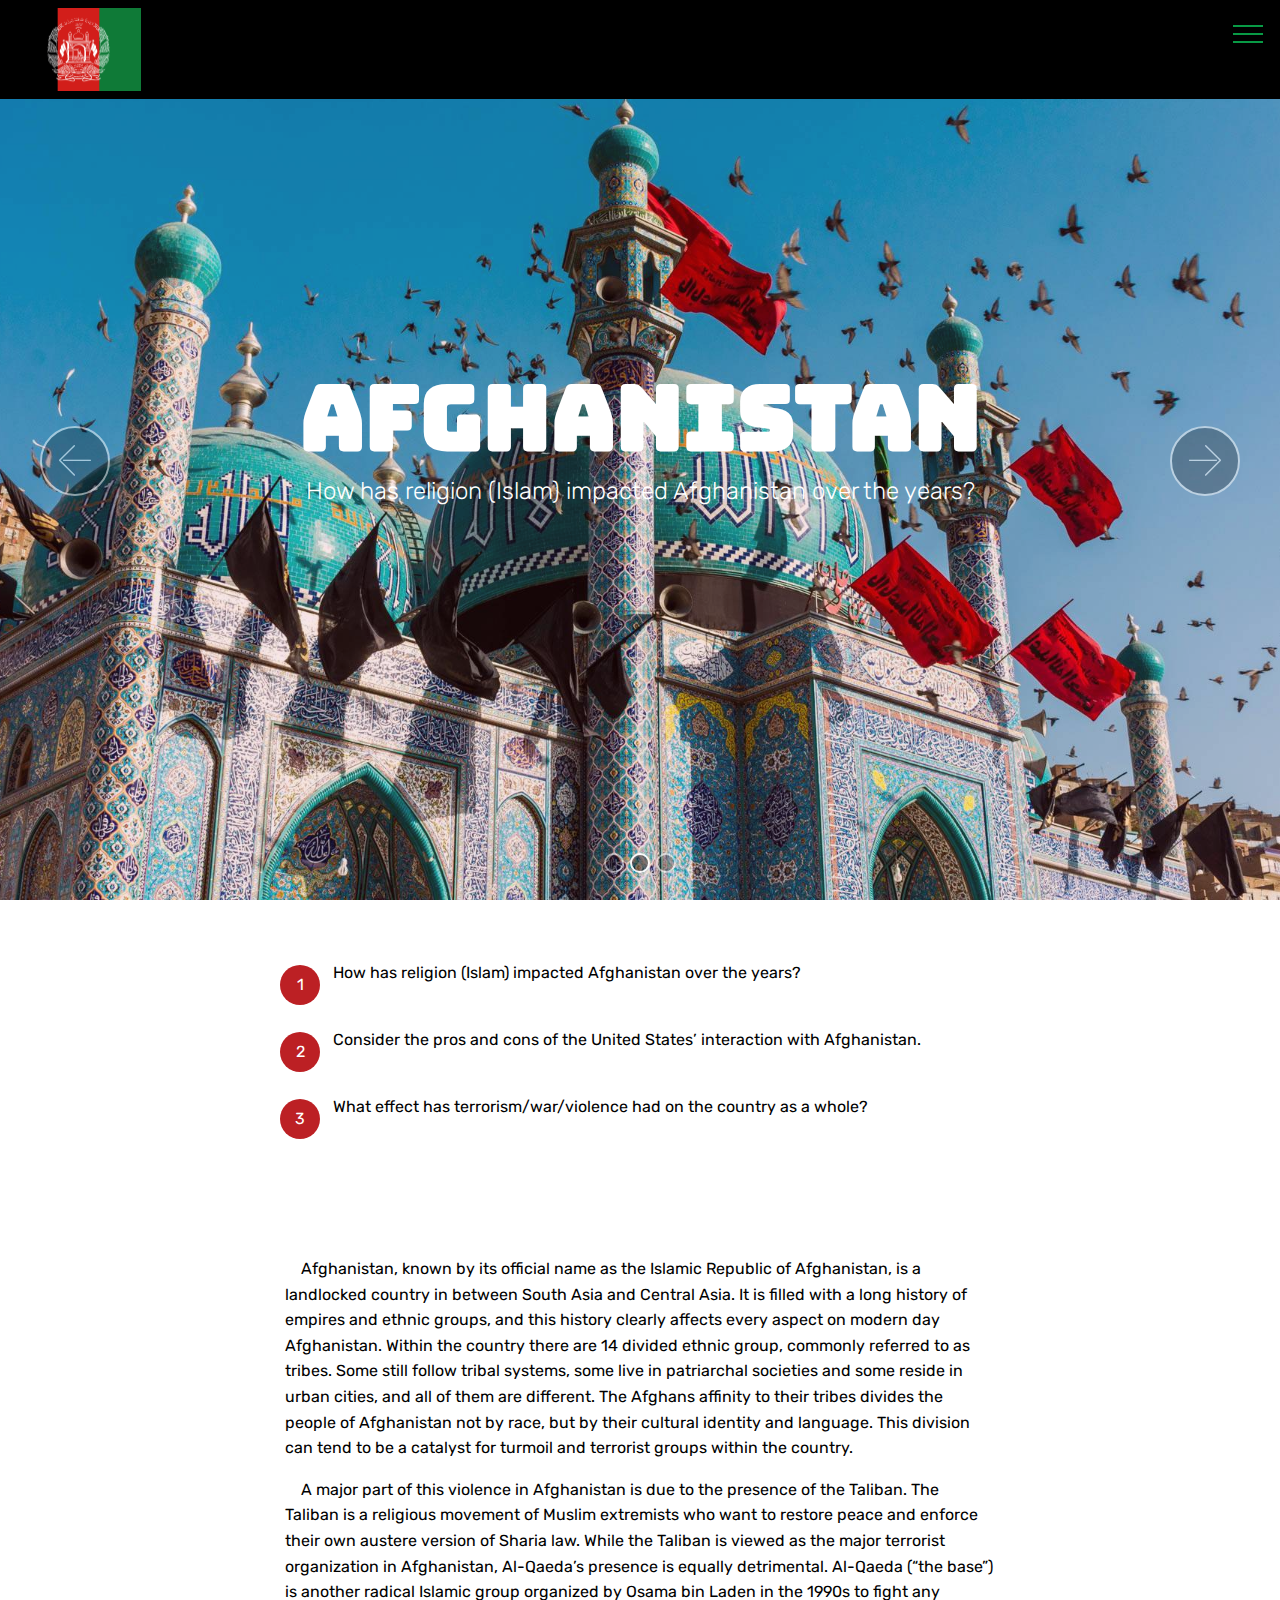
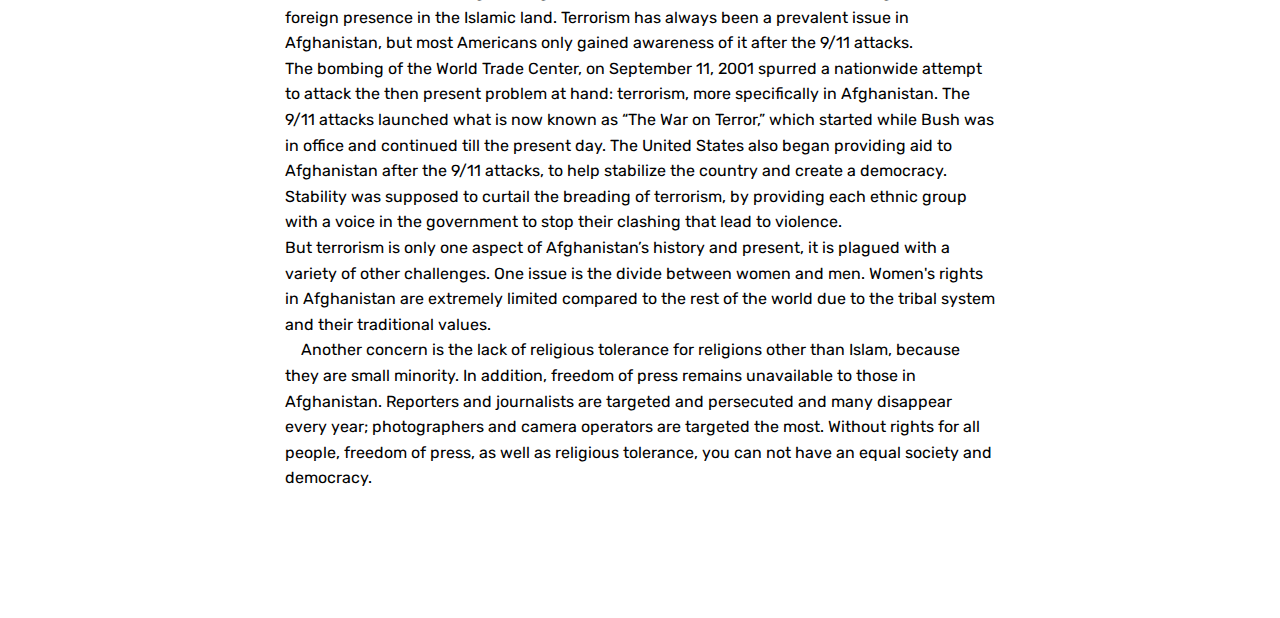
<file: index.html>
<!DOCTYPE html>
<html >
<head>
  <!-- Site made with Mobirise Website Builder v4.6.5, https://mobirise.com -->
  <meta charset="UTF-8">
  <meta http-equiv="X-UA-Compatible" content="IE=edge">
  <meta name="generator" content="Mobirise v4.6.5, mobirise.com">
  <meta name="viewport" content="width=device-width, initial-scale=1, minimum-scale=1">
  <link rel="shortcut icon" href="assets/images/2000px-flag-of-afghanistan.svg-2000x1333.png" type="image/x-icon">
  <meta name="description" content="">
  <title>Home</title>
  <link rel="stylesheet" href="assets/web/assets/mobirise-icons/mobirise-icons.css">
  <link rel="stylesheet" href="assets/tether/tether.min.css">
  <link rel="stylesheet" href="assets/bootstrap/css/bootstrap.min.css">
  <link rel="stylesheet" href="assets/bootstrap/css/bootstrap-grid.min.css">
  <link rel="stylesheet" href="assets/bootstrap/css/bootstrap-reboot.min.css">
  <link rel="stylesheet" href="assets/dropdown/css/style.css">
  <link rel="stylesheet" href="assets/theme/css/style.css">
  <link rel="stylesheet" href="assets/mobirise/css/mbr-additional.css" type="text/css">
  
  
  
</head>
<body>
  <section class="menu cid-qKv23jN33G" once="menu" id="menu1-0">

    

    <nav class="navbar navbar-expand beta-menu navbar-dropdown align-items-center navbar-fixed-top collapsed">
        <button class="navbar-toggler navbar-toggler-right" type="button" data-toggle="collapse" data-target="#navbarSupportedContent" aria-controls="navbarSupportedContent" aria-expanded="false" aria-label="Toggle navigation">
            <div class="hamburger">
                <span></span>
                <span></span>
                <span></span>
                <span></span>
            </div>
        </button>
        <div class="menu-logo">
            <div class="navbar-brand">
                <span class="navbar-logo">
                    <a href="index.html">
                         <img src="assets/images/2000px-flag-of-afghanistan.svg-2000x1333.png" alt="Mobirise" title="" style="height: 5.2rem;">
                    </a>
                </span>
                
            </div>
        </div>
        <div class="collapse navbar-collapse" id="navbarSupportedContent">
            <ul class="navbar-nav nav-dropdown nav-right" data-app-modern-menu="true"><li class="nav-item">
                    <a class="nav-link link text-white display-4" href="https://maythid.github.io/afghanistan/index.html"><span class="mbri-home mbr-iconfont mbr-iconfont-btn"></span>
                        
                        HOME &nbsp; &nbsp; &nbsp; &nbsp; &nbsp; &nbsp; &nbsp;</a>
                </li><li class="nav-item"><a class="nav-link link text-white display-4" href="USAID .html"><span class="mbri-protect mbr-iconfont mbr-iconfont-btn"></span>
                        
                        US AID &amp; INTERACTION IN AFGHANISTAN
                    </a></li><li class="nav-item"><a class="nav-link link text-white display-4" href="TIMELINE.html"><span class="mbri-calendar mbr-iconfont mbr-iconfont-btn"></span>
                        TIMELINE &nbsp; &nbsp; &nbsp; &nbsp; &nbsp; &nbsp; &nbsp; &nbsp; &nbsp; &nbsp;&nbsp;</a></li><li class="nav-item"><a class="nav-link link text-white display-4" href="ETHNICGROUPS.html"><span class="mbri-users mbr-iconfont mbr-iconfont-btn"></span>
                        ETHNIC GROUPS &nbsp; &nbsp; &nbsp; &nbsp; &nbsp; &nbsp; &nbsp; &nbsp; &nbsp; &nbsp;&nbsp;</a></li><li class="nav-item"><a class="nav-link link text-white display-4" href="VOCABULARY.html"><span class="mbri-edit mbr-iconfont mbr-iconfont-btn"></span>
                        VOCABULARY &nbsp; &nbsp; &nbsp; &nbsp; &nbsp; &nbsp; &nbsp; &nbsp; &nbsp; &nbsp;&nbsp;</a></li><li class="nav-item dropdown"><a class="nav-link link text-white display-4" href="TERRORISM.html" aria-expanded="true"><span class="mbri-target mbr-iconfont mbr-iconfont-btn"></span>
                        TERRORISM &nbsp; &nbsp; &nbsp; &nbsp; &nbsp; &nbsp; &nbsp; &nbsp; &nbsp; &nbsp;&nbsp;</a></li><li class="nav-item"><a class="nav-link link text-white display-4" href="SOCIALJUSTICE .html" aria-expanded="true"><span class="mbri-globe-2 mbr-iconfont mbr-iconfont-btn"></span>SOCIAL JUSTICE &nbsp; &nbsp; &nbsp; &nbsp; &nbsp; &nbsp; &nbsp; &nbsp; &nbsp; &nbsp;&nbsp;</a></li></ul>
            
        </div>
    </nav>
</section>

<section class="engine"><a href="https://mobirise.ws/n">best website creator app</a></section><section class="carousel slide cid-qKv4OYlbe4" data-interval="false" id="slider1-1">

    

    <div class="full-screen"><div class="mbr-slider slide carousel" data-pause="true" data-keyboard="false" data-ride="false" data-interval="false"><ol class="carousel-indicators"><li data-app-prevent-settings="" data-target="#slider1-1" data-slide-to="0"></li><li data-app-prevent-settings="" data-target="#slider1-1" class=" active" data-slide-to="1"></li><li data-app-prevent-settings="" data-target="#slider1-1" data-slide-to="2"></li></ol><div class="carousel-inner" role="listbox"><div class="carousel-item slider-fullscreen-image" data-bg-video-slide="false" style="background-image: url(assets/images/afghn-12819-2000x1328.jpg);"><div class="container container-slide"><div class="image_wrapper"><img src="assets/images/afghn-12819-2000x1328.jpg"><div class="carousel-caption justify-content-center"><div class="col-10 align-left"><h2 class="mbr-fonts-style display-1"><strong>AFGHANISTAN</strong></h2><p class="lead mbr-text mbr-fonts-style display-5">What effect has terrorism/war/violence had on the country as a whole?</p></div></div></div></div></div><div class="carousel-item slider-fullscreen-image active" data-bg-video-slide="false" style="background-image: url(assets/images/dsc-875-1800x1200.jpg);"><div class="container container-slide"><div class="image_wrapper"><div class="mbr-overlay" style="opacity: 0.1; background-color: rgb(188, 32, 36);"></div><img src="assets/images/dsc-875-1800x1200.jpg"><div class="carousel-caption justify-content-center"><div class="col-10 align-center"><h2 class="mbr-fonts-style display-1"><strong>AFGHANISTAN</strong></h2><p class="lead mbr-text mbr-fonts-style display-5">How has religion (Islam) impacted Afghanistan over the years?<br></p></div></div></div></div></div><div class="carousel-item slider-fullscreen-image" data-bg-video-slide="false" style="background-image: url(assets/images/ustroopsafgnanistan-1250x650.jpg);"><div class="container container-slide"><div class="image_wrapper"><img src="assets/images/ustroopsafgnanistan-1250x650.jpg"><div class="carousel-caption justify-content-center"><div class="col-10 align-left"><h2 class="mbr-fonts-style display-1"><strong>AFGHANISTAN</strong></h2><p class="lead mbr-text mbr-fonts-style display-5">Consider the pros and cons of the United States’ interaction with Afghanistan.<br></p></div></div></div></div></div></div><a data-app-prevent-settings="" class="carousel-control carousel-control-prev" role="button" data-slide="prev" href="#slider1-1"><span aria-hidden="true" class="mbri-left mbr-iconfont"></span><span class="sr-only">Previous</span></a><a data-app-prevent-settings="" class="carousel-control carousel-control-next" role="button" data-slide="next" href="#slider1-1"><span aria-hidden="true" class="mbri-right mbr-iconfont"></span><span class="sr-only">Next</span></a></div></div>

</section>

<section class="mbr-section article content11 cid-qKYwyErEO1" id="content11-28">
     

    <div class="container">
        <div class="media-container-row">
            <div class="mbr-text counter-container col-12 col-md-8 mbr-fonts-style display-7">
                <ol>
                    <li>How has religion (Islam) impacted Afghanistan over the years? &nbsp; &nbsp; &nbsp; &nbsp; &nbsp; &nbsp; &nbsp; &nbsp; &nbsp; &nbsp; &nbsp; &nbsp; &nbsp; &nbsp; &nbsp; &nbsp; &nbsp; &nbsp; &nbsp; &nbsp; &nbsp; &nbsp; &nbsp; &nbsp; &nbsp; &nbsp;&nbsp;&nbsp;&nbsp;&nbsp;</li><li>Consider the pros and cons of the United States’ interaction with Afghanistan. &nbsp; &nbsp; &nbsp; &nbsp; &nbsp; &nbsp; &nbsp; &nbsp; &nbsp; &nbsp; &nbsp; &nbsp; &nbsp; &nbsp; &nbsp; &nbsp; &nbsp; &nbsp; &nbsp; &nbsp; &nbsp; &nbsp; &nbsp; &nbsp; &nbsp; &nbsp; &nbsp; &nbsp;</li><li>What effect has terrorism/war/violence had on the country as a whole?</li></ol><ol>
                </ol>
            </div>
        </div>
    </div>
</section>

<section class="mbr-section article content1 cid-qL1Rlkd4IG" id="content1-2a">
    
     

    <div class="container">
        <div class="media-container-row">
            <div class="mbr-text col-12 col-md-8 mbr-fonts-style display-7"><p>&nbsp;&nbsp;&nbsp;&nbsp;Afghanistan, known by its official name as the Islamic Republic of Afghanistan, is a landlocked country in between South Asia and Central Asia. It is filled with a long history of empires and ethnic groups, and this history clearly affects every aspect on modern day Afghanistan.  Within the country there are 14 divided ethnic group, commonly referred to as tribes. Some still follow tribal systems, some live in patriarchal societies and some reside in urban cities, and all of them are different. The Afghans affinity to their tribes divides the people of Afghanistan not by race, but by their cultural identity and language. This division can tend to be a catalyst for turmoil and terrorist groups within the country.&nbsp;</p><div>&nbsp;&nbsp;&nbsp;&nbsp;A major part of this violence in Afghanistan is due to the presence of the Taliban. The Taliban is a religious movement of Muslim extremists who want to restore peace and enforce their own austere version of Sharia law. While the Taliban is viewed as the major terrorist organization in Afghanistan, Al-Qaeda’s presence is equally detrimental. Al-Qaeda (“the base”) is another radical Islamic group organized by Osama bin Laden in the 1990s to fight any foreign presence in the Islamic land. Terrorism has always been a prevalent issue in Afghanistan, but most Americans only gained awareness of it after the 9/11 attacks.&nbsp;</div><div>The bombing of the World Trade Center, on September 11, 2001 spurred a nationwide attempt to attack the then present problem at hand: terrorism, more specifically in Afghanistan. The 9/11 attacks launched what is now known as “The War on Terror,” which started while Bush was in office and continued till the present day. The United States also began providing aid to Afghanistan after the 9/11 attacks, to help stabilize the country and create a democracy. Stability was supposed to curtail the breading of terrorism, by providing each ethnic group with a voice in the government to stop their clashing that lead to violence.&nbsp;</div><div>But terrorism is only one aspect of Afghanistan’s history and present, it is plagued with a variety of other challenges. One issue is the divide between women and men. Women's rights in Afghanistan are extremely limited compared to the rest of the world due to the tribal system and their traditional values.&nbsp;</div><div>&nbsp;&nbsp;&nbsp;&nbsp;Another concern is the lack of religious tolerance for religions other than Islam, because they are small minority. In addition, freedom of press remains unavailable to those in Afghanistan. Reporters and journalists are targeted and persecuted and many disappear every year; photographers and camera operators are targeted the most. Without rights for all people, freedom of press, as well as religious tolerance, you can not have an equal society and democracy.&nbsp;</div><div><br></div><div><strong><br></strong></div><p></p></div>
        </div>
    </div>
</section>


  <script src="assets/web/assets/jquery/jquery.min.js"></script>
  <script src="assets/popper/popper.min.js"></script>
  <script src="assets/tether/tether.min.js"></script>
  <script src="assets/bootstrap/js/bootstrap.min.js"></script>
  <script src="assets/smoothscroll/smooth-scroll.js"></script>
  <script src="assets/dropdown/js/script.min.js"></script>
  <script src="assets/bootstrapcarouselswipe/bootstrap-carousel-swipe.js"></script>
  <script src="assets/ytplayer/jquery.mb.ytplayer.min.js"></script>
  <script src="assets/vimeoplayer/jquery.mb.vimeo_player.js"></script>
  <script src="assets/touchswipe/jquery.touch-swipe.min.js"></script>
  <script src="assets/theme/js/script.js"></script>
  <script src="assets/slidervideo/script.js"></script>
  
  
</body>
</html>
</file>
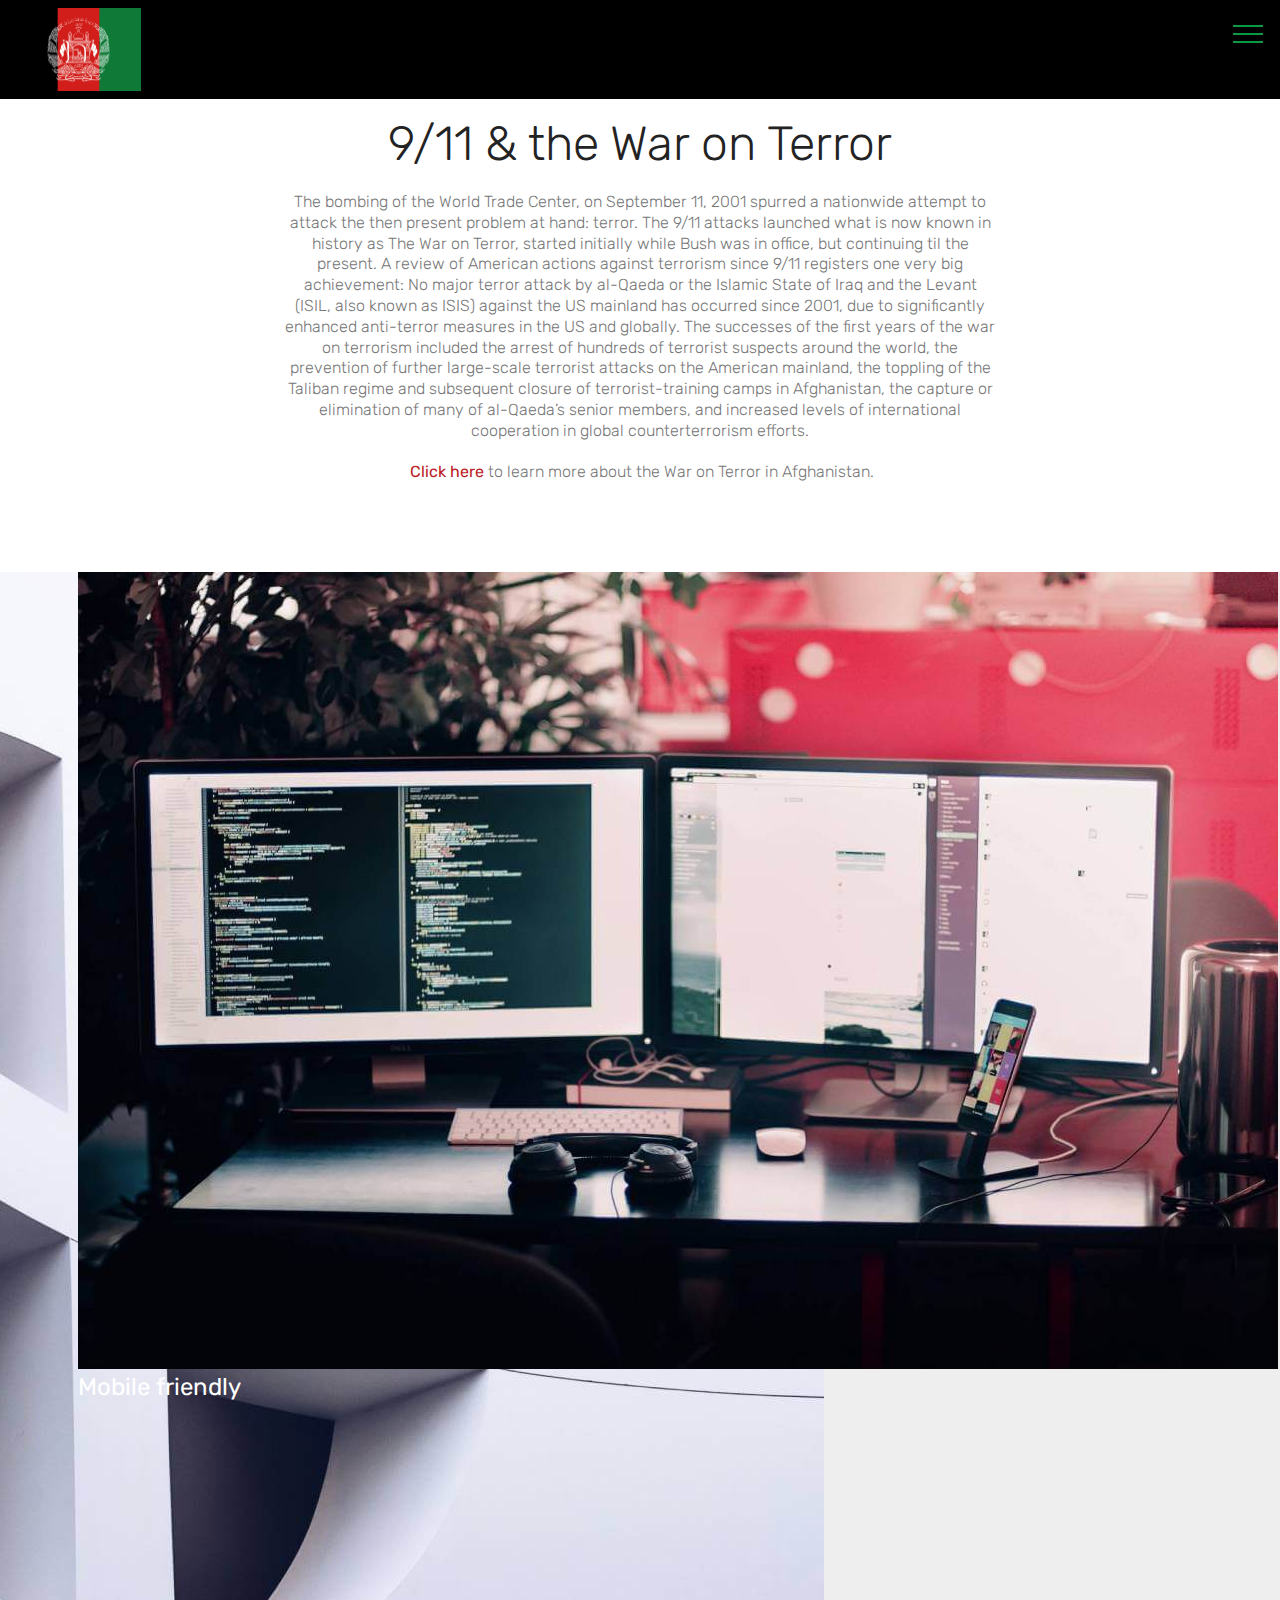
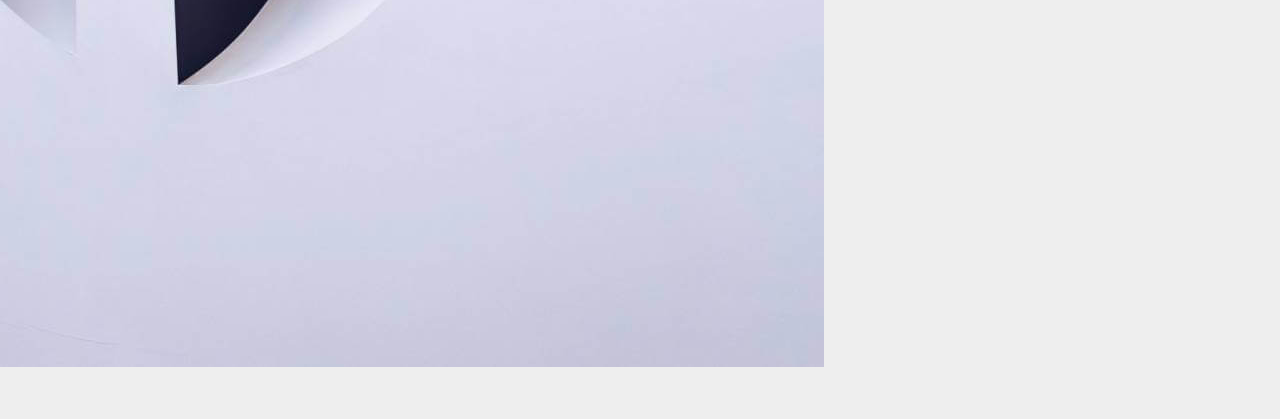
<file: 911 &amp WAR ON TERROR.html>
<!DOCTYPE html>
<html >
<head>
  <!-- Site made with Mobirise Website Builder v4.6.5, https://mobirise.com -->
  <meta charset="UTF-8">
  <meta http-equiv="X-UA-Compatible" content="IE=edge">
  <meta name="generator" content="Mobirise v4.6.5, mobirise.com">
  <meta name="viewport" content="width=device-width, initial-scale=1, minimum-scale=1">
  <link rel="shortcut icon" href="assets/images/2000px-flag-of-afghanistan.svg-2000x1333.png" type="image/x-icon">
  <meta name="description" content="Website Creator Description">
  <title>9/11 &amp; WAR ON TERROR</title>
  <link rel="stylesheet" href="assets/web/assets/mobirise-icons/mobirise-icons.css">
  <link rel="stylesheet" href="assets/tether/tether.min.css">
  <link rel="stylesheet" href="assets/bootstrap/css/bootstrap.min.css">
  <link rel="stylesheet" href="assets/bootstrap/css/bootstrap-grid.min.css">
  <link rel="stylesheet" href="assets/bootstrap/css/bootstrap-reboot.min.css">
  <link rel="stylesheet" href="assets/dropdown/css/style.css">
  <link rel="stylesheet" href="assets/theme/css/style.css">
  <link rel="stylesheet" href="assets/mobirise/css/mbr-additional.css" type="text/css">
  
  
  
</head>
<body>
  <section class="menu cid-qKvibDBCix" once="menu" id="menu1-c">

    

    <nav class="navbar navbar-expand beta-menu navbar-dropdown align-items-center navbar-fixed-top collapsed">
        <button class="navbar-toggler navbar-toggler-right" type="button" data-toggle="collapse" data-target="#navbarSupportedContent" aria-controls="navbarSupportedContent" aria-expanded="false" aria-label="Toggle navigation">
            <div class="hamburger">
                <span></span>
                <span></span>
                <span></span>
                <span></span>
            </div>
        </button>
        <div class="menu-logo">
            <div class="navbar-brand">
                <span class="navbar-logo">
                    <a href="index.html">
                         <img src="assets/images/2000px-flag-of-afghanistan.svg-2000x1333.png" alt="Mobirise" title="" style="height: 5.2rem;">
                    </a>
                </span>
                
            </div>
        </div>
        <div class="collapse navbar-collapse" id="navbarSupportedContent">
            <ul class="navbar-nav nav-dropdown nav-right" data-app-modern-menu="true"><li class="nav-item">
                    <a class="nav-link link text-white display-4" href="https://maythid.github.io/afghanistan/index.html"><span class="mbri-home mbr-iconfont mbr-iconfont-btn"></span>
                        
                        HOME &nbsp; &nbsp; &nbsp; &nbsp; &nbsp; &nbsp; &nbsp;</a>
                </li><li class="nav-item"><a class="nav-link link text-white display-4" href="USAID .html"><span class="mbri-protect mbr-iconfont mbr-iconfont-btn"></span>
                        
                        US AID &amp; INTERACTION IN AFGHANISTAN
                    </a></li><li class="nav-item"><a class="nav-link link text-white display-4" href="TIMELINE.html"><span class="mbri-calendar mbr-iconfont mbr-iconfont-btn"></span>
                        TIMELINE &nbsp; &nbsp; &nbsp; &nbsp; &nbsp; &nbsp; &nbsp; &nbsp; &nbsp; &nbsp;&nbsp;</a></li><li class="nav-item"><a class="nav-link link text-white display-4" href="ETHNICGROUPS.html"><span class="mbri-users mbr-iconfont mbr-iconfont-btn"></span>
                        ETHNIC GROUPS &nbsp; &nbsp; &nbsp; &nbsp; &nbsp; &nbsp; &nbsp; &nbsp; &nbsp; &nbsp;&nbsp;</a></li><li class="nav-item"><a class="nav-link link text-white display-4" href="VOCABULARY.html"><span class="mbri-edit mbr-iconfont mbr-iconfont-btn"></span>
                        VOCABULARY &nbsp; &nbsp; &nbsp; &nbsp; &nbsp; &nbsp; &nbsp; &nbsp; &nbsp; &nbsp;&nbsp;</a></li><li class="nav-item dropdown"><a class="nav-link link text-white display-4" href="TERRORISM.html" aria-expanded="true"><span class="mbri-target mbr-iconfont mbr-iconfont-btn"></span>
                        TERRORISM &nbsp; &nbsp; &nbsp; &nbsp; &nbsp; &nbsp; &nbsp; &nbsp; &nbsp; &nbsp;&nbsp;</a></li><li class="nav-item"><a class="nav-link link text-white display-4" href="SOCIALJUSTICE .html" aria-expanded="true"><span class="mbri-globe-2 mbr-iconfont mbr-iconfont-btn"></span>SOCIAL JUSTICE &nbsp; &nbsp; &nbsp; &nbsp; &nbsp; &nbsp; &nbsp; &nbsp; &nbsp; &nbsp;&nbsp;</a></li></ul>
            
        </div>
    </nav>
</section>

<section class="engine"><a href="https://mobirise.ws/g">create your own website</a></section><section class="mbr-section content4 cid-qKMDNBP30A" id="content4-1q">

    

    <div class="container">
        <div class="media-container-row">
            <div class="title col-12 col-md-8">
                <h2 class="align-center pb-3 mbr-fonts-style display-2">9/11 &amp; the War on Terror</h2>
                <h3 class="mbr-section-subtitle align-center mbr-light mbr-fonts-style display-7">The bombing of the World Trade Center, on September 11, 2001 spurred a nationwide attempt to attack the then present problem at hand: terror. The 9/11 attacks launched what is now known in history as The War on Terror, started initially while Bush was in office, but continuing til the present. A review of American actions against terrorism since 9/11 registers one very big achievement: No major terror attack by al-Qaeda or the Islamic State of Iraq and the Levant (ISIL, also known as ISIS) against the US mainland has occurred since 2001, due to significantly enhanced anti-terror measures in the US and globally.  The successes of the first years of the war on terrorism included the arrest of hundreds of terrorist suspects around the world, the prevention of further large-scale terrorist attacks on the American mainland, the toppling of the Taliban regime and subsequent closure of terrorist-training camps in Afghanistan, the capture or elimination of many of al-Qaeda’s senior members, and increased levels of international cooperation in global counterterrorism efforts.<br><br><div><a href="https://www.cnn.com/2017/08/21/asia/afghanistan-war-explainer/index.html" target="_blank" class="text-success">&nbsp;Click here</a> to learn more about the War on Terror in Afghanistan.</div><div><br></div></h3>
                
            </div>
        </div>
    </div>
</section>

<section class="cid-qKMEWhMpkG" id="content15-1r">
    
    <div class="container">
            <div class="media-container-row" style="width: 66%;">
                <div class="img-item item1" style="width: 62%;">
                    <div class="img-cont">
                        <img src="assets/images/05.jpg">
                        <div class="img-caption">
                            <p class="mbr-fonts-style align-left mbr-white display-5">
                                Responsive
                            </p>
                        </div>
                    </div>

                </div>
                <div class="img-item">
                    <div class="img-cont">
                        <img src="assets/images/04.jpg">
                        <div class="img-caption">
                            <p class="mbr-fonts-style align-left mbr-white display-5">
                                Mobile friendly
                            </p>
                        </div>
                    </div>
                </div>
            </div>
    </div>
</section>


  <script src="assets/web/assets/jquery/jquery.min.js"></script>
  <script src="assets/popper/popper.min.js"></script>
  <script src="assets/tether/tether.min.js"></script>
  <script src="assets/bootstrap/js/bootstrap.min.js"></script>
  <script src="assets/smoothscroll/smooth-scroll.js"></script>
  <script src="assets/dropdown/js/script.min.js"></script>
  <script src="assets/touchswipe/jquery.touch-swipe.min.js"></script>
  <script src="assets/theme/js/script.js"></script>
  
  
</body>
</html>
</file>
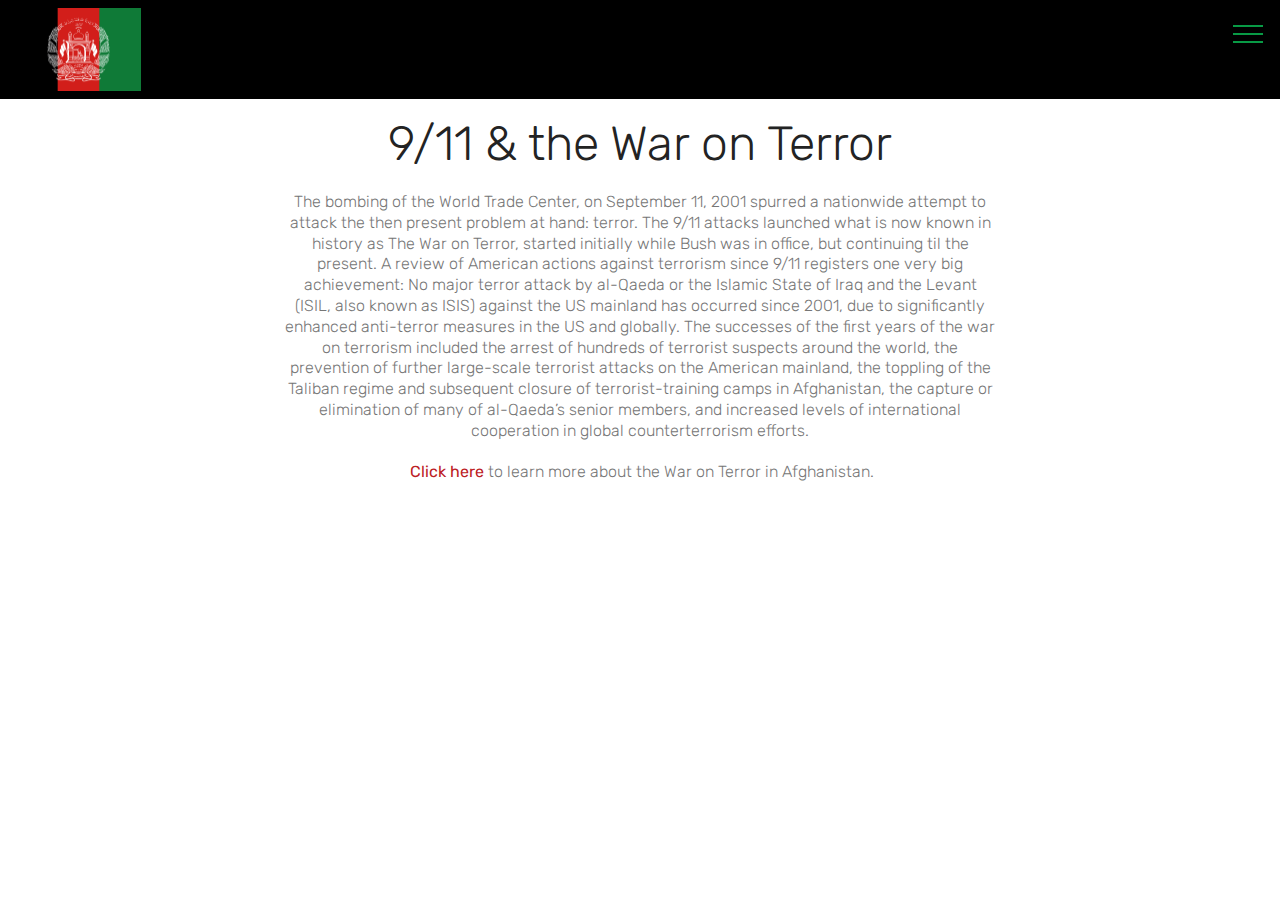
<file: 911.html>
<!DOCTYPE html>
<html >
<head>
  <!-- Site made with Mobirise Website Builder v4.6.5, https://mobirise.com -->
  <meta charset="UTF-8">
  <meta http-equiv="X-UA-Compatible" content="IE=edge">
  <meta name="generator" content="Mobirise v4.6.5, mobirise.com">
  <meta name="viewport" content="width=device-width, initial-scale=1, minimum-scale=1">
  <link rel="shortcut icon" href="assets/images/2000px-flag-of-afghanistan.svg-2000x1333.png" type="image/x-icon">
  <meta name="description" content="Website Creator Description">
  <title>9/11 &amp; WAR ON TERROR</title>
  <link rel="stylesheet" href="assets/web/assets/mobirise-icons/mobirise-icons.css">
  <link rel="stylesheet" href="assets/tether/tether.min.css">
  <link rel="stylesheet" href="assets/bootstrap/css/bootstrap.min.css">
  <link rel="stylesheet" href="assets/bootstrap/css/bootstrap-grid.min.css">
  <link rel="stylesheet" href="assets/bootstrap/css/bootstrap-reboot.min.css">
  <link rel="stylesheet" href="assets/dropdown/css/style.css">
  <link rel="stylesheet" href="assets/theme/css/style.css">
  <link rel="stylesheet" href="assets/mobirise/css/mbr-additional.css" type="text/css">
  
  
  
</head>
<body>
  <section class="menu cid-qKvibDBCix" once="menu" id="menu1-c">

    

    <nav class="navbar navbar-expand beta-menu navbar-dropdown align-items-center navbar-fixed-top collapsed">
        <button class="navbar-toggler navbar-toggler-right" type="button" data-toggle="collapse" data-target="#navbarSupportedContent" aria-controls="navbarSupportedContent" aria-expanded="false" aria-label="Toggle navigation">
            <div class="hamburger">
                <span></span>
                <span></span>
                <span></span>
                <span></span>
            </div>
        </button>
        <div class="menu-logo">
            <div class="navbar-brand">
                <span class="navbar-logo">
                    <a href="index.html">
                         <img src="assets/images/2000px-flag-of-afghanistan.svg-2000x1333.png" alt="Mobirise" title="" style="height: 5.2rem;">
                    </a>
                </span>
                
            </div>
        </div>
        <div class="collapse navbar-collapse" id="navbarSupportedContent">
            <ul class="navbar-nav nav-dropdown nav-right" data-app-modern-menu="true"><li class="nav-item">
                    <a class="nav-link link text-white display-4" href="https://maythid.github.io/afghanistan/index.html"><span class="mbri-home mbr-iconfont mbr-iconfont-btn"></span>
                        
                        HOME &nbsp; &nbsp; &nbsp; &nbsp; &nbsp; &nbsp; &nbsp;</a>
                </li><li class="nav-item"><a class="nav-link link text-white display-4" href="USAID .html"><span class="mbri-protect mbr-iconfont mbr-iconfont-btn"></span>
                        
                        US AID &amp; INTERACTION IN AFGHANISTAN
                    </a></li><li class="nav-item"><a class="nav-link link text-white display-4" href="TIMELINE.html"><span class="mbri-calendar mbr-iconfont mbr-iconfont-btn"></span>
                        TIMELINE &nbsp; &nbsp; &nbsp; &nbsp; &nbsp; &nbsp; &nbsp; &nbsp; &nbsp; &nbsp;&nbsp;</a></li><li class="nav-item"><a class="nav-link link text-white display-4" href="ETHNICGROUPS.html"><span class="mbri-users mbr-iconfont mbr-iconfont-btn"></span>
                        ETHNIC GROUPS &nbsp; &nbsp; &nbsp; &nbsp; &nbsp; &nbsp; &nbsp; &nbsp; &nbsp; &nbsp;&nbsp;</a></li><li class="nav-item"><a class="nav-link link text-white display-4" href="VOCABULARY.html"><span class="mbri-edit mbr-iconfont mbr-iconfont-btn"></span>
                        VOCABULARY &nbsp; &nbsp; &nbsp; &nbsp; &nbsp; &nbsp; &nbsp; &nbsp; &nbsp; &nbsp;&nbsp;</a></li><li class="nav-item dropdown"><a class="nav-link link text-white display-4" href="TERRORISM.html" aria-expanded="true"><span class="mbri-target mbr-iconfont mbr-iconfont-btn"></span>
                        TERRORISM &nbsp; &nbsp; &nbsp; &nbsp; &nbsp; &nbsp; &nbsp; &nbsp; &nbsp; &nbsp;&nbsp;</a></li><li class="nav-item"><a class="nav-link link text-white display-4" href="SOCIALJUSTICE .html" aria-expanded="true"><span class="mbri-globe-2 mbr-iconfont mbr-iconfont-btn"></span>SOCIAL JUSTICE &nbsp; &nbsp; &nbsp; &nbsp; &nbsp; &nbsp; &nbsp; &nbsp; &nbsp; &nbsp;&nbsp;</a></li></ul>
            
        </div>
    </nav>
</section>

<section class="engine"><a href="https://mobirise.ws/m">drag and drop site creator</a></section><section class="mbr-section content4 cid-qKMDNBP30A" id="content4-1q">

    

    <div class="container">
        <div class="media-container-row">
            <div class="title col-12 col-md-8">
                <h2 class="align-center pb-3 mbr-fonts-style display-2">9/11 &amp; the War on Terror</h2>
                <h3 class="mbr-section-subtitle align-center mbr-light mbr-fonts-style display-7">The bombing of the World Trade Center, on September 11, 2001 spurred a nationwide attempt to attack the then present problem at hand: terror. The 9/11 attacks launched what is now known in history as The War on Terror, started initially while Bush was in office, but continuing til the present. A review of American actions against terrorism since 9/11 registers one very big achievement: No major terror attack by al-Qaeda or the Islamic State of Iraq and the Levant (ISIL, also known as ISIS) against the US mainland has occurred since 2001, due to significantly enhanced anti-terror measures in the US and globally.  The successes of the first years of the war on terrorism included the arrest of hundreds of terrorist suspects around the world, the prevention of further large-scale terrorist attacks on the American mainland, the toppling of the Taliban regime and subsequent closure of terrorist-training camps in Afghanistan, the capture or elimination of many of al-Qaeda’s senior members, and increased levels of international cooperation in global counterterrorism efforts.<br><br><div><a href="https://www.cnn.com/2017/08/21/asia/afghanistan-war-explainer/index.html" target="_blank" class="text-success">&nbsp;Click here</a> to learn more about the War on Terror in Afghanistan.</div><div><br></div></h3>
                
            </div>
        </div>
    </div>
</section>


  <script src="assets/web/assets/jquery/jquery.min.js"></script>
  <script src="assets/popper/popper.min.js"></script>
  <script src="assets/tether/tether.min.js"></script>
  <script src="assets/bootstrap/js/bootstrap.min.js"></script>
  <script src="assets/smoothscroll/smooth-scroll.js"></script>
  <script src="assets/dropdown/js/script.min.js"></script>
  <script src="assets/touchswipe/jquery.touch-swipe.min.js"></script>
  <script src="assets/theme/js/script.js"></script>
  
  
</body>
</html>
</file>
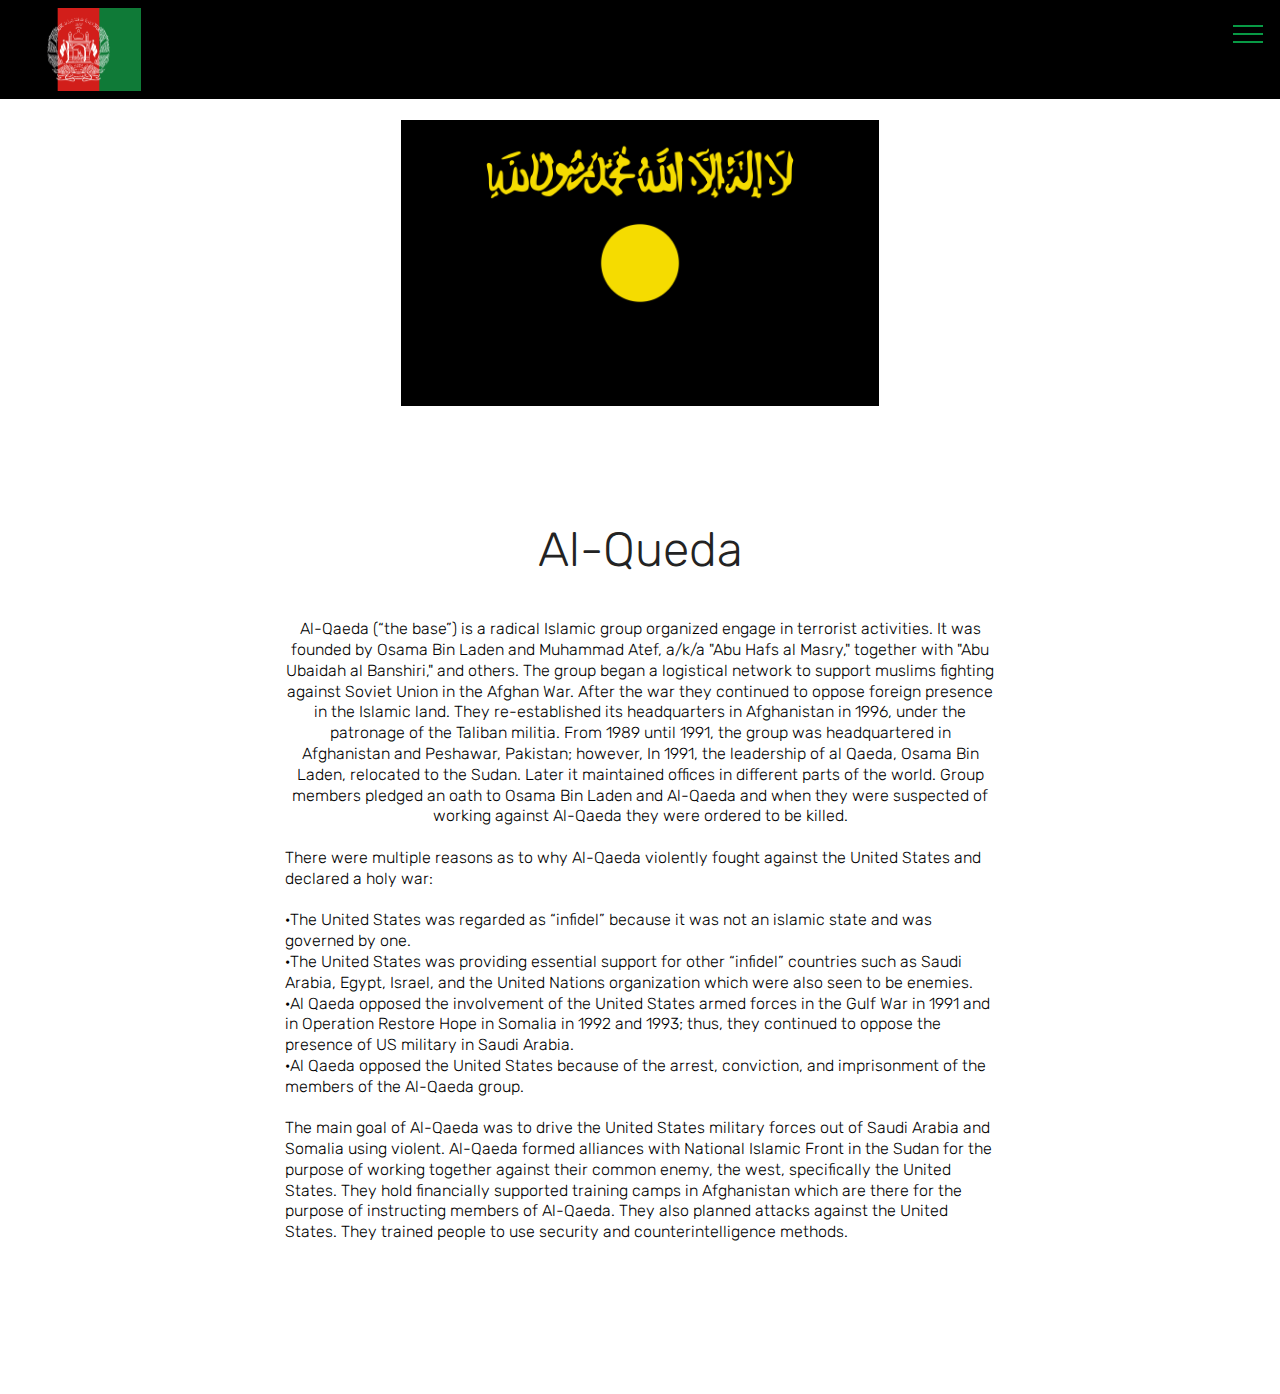
<file: AL-QUEDA.html>
<!DOCTYPE html>
<html >
<head>
  <!-- Site made with Mobirise Website Builder v4.6.5, https://mobirise.com -->
  <meta charset="UTF-8">
  <meta http-equiv="X-UA-Compatible" content="IE=edge">
  <meta name="generator" content="Mobirise v4.6.5, mobirise.com">
  <meta name="viewport" content="width=device-width, initial-scale=1, minimum-scale=1">
  <link rel="shortcut icon" href="assets/images/2000px-flag-of-afghanistan.svg-2000x1333.png" type="image/x-icon">
  <meta name="description" content="Web Maker Description">
  <title>AL-QUEDA</title>
  <link rel="stylesheet" href="assets/web/assets/mobirise-icons/mobirise-icons.css">
  <link rel="stylesheet" href="assets/tether/tether.min.css">
  <link rel="stylesheet" href="assets/bootstrap/css/bootstrap.min.css">
  <link rel="stylesheet" href="assets/bootstrap/css/bootstrap-grid.min.css">
  <link rel="stylesheet" href="assets/bootstrap/css/bootstrap-reboot.min.css">
  <link rel="stylesheet" href="assets/dropdown/css/style.css">
  <link rel="stylesheet" href="assets/theme/css/style.css">
  <link rel="stylesheet" href="assets/mobirise/css/mbr-additional.css" type="text/css">
  
  
  
</head>
<body>
  <section class="menu cid-qKvibDBCix" once="menu" id="menu1-a">

    

    <nav class="navbar navbar-expand beta-menu navbar-dropdown align-items-center navbar-fixed-top collapsed">
        <button class="navbar-toggler navbar-toggler-right" type="button" data-toggle="collapse" data-target="#navbarSupportedContent" aria-controls="navbarSupportedContent" aria-expanded="false" aria-label="Toggle navigation">
            <div class="hamburger">
                <span></span>
                <span></span>
                <span></span>
                <span></span>
            </div>
        </button>
        <div class="menu-logo">
            <div class="navbar-brand">
                <span class="navbar-logo">
                    <a href="index.html">
                         <img src="assets/images/2000px-flag-of-afghanistan.svg-2000x1333.png" alt="Mobirise" title="" style="height: 5.2rem;">
                    </a>
                </span>
                
            </div>
        </div>
        <div class="collapse navbar-collapse" id="navbarSupportedContent">
            <ul class="navbar-nav nav-dropdown nav-right" data-app-modern-menu="true"><li class="nav-item">
                    <a class="nav-link link text-white display-4" href="https://maythid.github.io/afghanistan/index.html"><span class="mbri-home mbr-iconfont mbr-iconfont-btn"></span>
                        
                        HOME &nbsp; &nbsp; &nbsp; &nbsp; &nbsp; &nbsp; &nbsp;</a>
                </li><li class="nav-item"><a class="nav-link link text-white display-4" href="USAID .html"><span class="mbri-protect mbr-iconfont mbr-iconfont-btn"></span>
                        
                        US AID &amp; INTERACTION IN AFGHANISTAN
                    </a></li><li class="nav-item"><a class="nav-link link text-white display-4" href="TIMELINE.html"><span class="mbri-calendar mbr-iconfont mbr-iconfont-btn"></span>
                        TIMELINE &nbsp; &nbsp; &nbsp; &nbsp; &nbsp; &nbsp; &nbsp; &nbsp; &nbsp; &nbsp;&nbsp;</a></li><li class="nav-item"><a class="nav-link link text-white display-4" href="ETHNICGROUPS.html"><span class="mbri-users mbr-iconfont mbr-iconfont-btn"></span>
                        ETHNIC GROUPS &nbsp; &nbsp; &nbsp; &nbsp; &nbsp; &nbsp; &nbsp; &nbsp; &nbsp; &nbsp;&nbsp;</a></li><li class="nav-item"><a class="nav-link link text-white display-4" href="VOCABULARY.html"><span class="mbri-edit mbr-iconfont mbr-iconfont-btn"></span>
                        VOCABULARY &nbsp; &nbsp; &nbsp; &nbsp; &nbsp; &nbsp; &nbsp; &nbsp; &nbsp; &nbsp;&nbsp;</a></li><li class="nav-item dropdown"><a class="nav-link link text-white display-4" href="TERRORISM.html" aria-expanded="true"><span class="mbri-target mbr-iconfont mbr-iconfont-btn"></span>
                        TERRORISM &nbsp; &nbsp; &nbsp; &nbsp; &nbsp; &nbsp; &nbsp; &nbsp; &nbsp; &nbsp;&nbsp;</a></li><li class="nav-item"><a class="nav-link link text-white display-4" href="SOCIALJUSTICE .html" aria-expanded="true"><span class="mbri-globe-2 mbr-iconfont mbr-iconfont-btn"></span>SOCIAL JUSTICE &nbsp; &nbsp; &nbsp; &nbsp; &nbsp; &nbsp; &nbsp; &nbsp; &nbsp; &nbsp;&nbsp;</a></li></ul>
            
        </div>
    </nav>
</section>

<section class="engine"><a href="https://mobirise.ws/m">drag and drop website creator</a></section><section class="cid-qKJKkepdDX" id="image1-1f">

    

    <figure class="mbr-figure container">
            <div class="image-block" style="width: 43%;">
                <img src="assets/images/flag-of-al-qaeda-in-iraq.svg-2000x1200.png" width="1400" alt="Mobirise" title="">
                
            </div>
    </figure>
</section>

<section class="mbr-section content4 cid-qKJL3rxrlc" id="content4-1h">

    

    <div class="container">
        <div class="media-container-row">
            <div class="title col-12 col-md-8">
                <h2 class="align-center pb-3 mbr-fonts-style display-2">
                    Al-Queda</h2>
                <h3 class="mbr-section-subtitle align-center mbr-light mbr-fonts-style display-7"><div><br></div>Al-Qaeda (“the base”) is a radical Islamic group organized engage in terrorist activities. It was founded by Osama Bin Laden and Muhammad Atef, a/k/a "Abu Hafs al Masry," together with "Abu Ubaidah al Banshiri," and others. The group began a logistical network to support muslims fighting against Soviet Union in the Afghan War. After the war they continued to oppose foreign presence in the Islamic land. They re-established its headquarters in Afghanistan in 1996, under the patronage of the Taliban militia. From 1989 until 1991, the group was headquartered in Afghanistan and Peshawar, Pakistan; however, In 1991, the leadership of al Qaeda, Osama Bin Laden, relocated to the Sudan. Later it maintained offices in different parts of the world. Group members pledged an oath to Osama Bin Laden and Al-Qaeda and when they were suspected of working against Al-Qaeda they were ordered to be killed.<div><br></div><div>There were multiple reasons as to why Al-Qaeda violently fought against the United States and declared a holy war:</div><div><br></div><div>·The United States was regarded as “infidel” because it was not an islamic state and was governed by one.</div><div>·The United States was providing essential support for other “infidel” countries such as Saudi Arabia, Egypt, Israel, and the United Nations organization which were also seen to be enemies.</div><div>·Al Qaeda opposed the involvement of the United States armed forces in the Gulf War in 1991 and in Operation Restore Hope in Somalia in 1992 and 1993; thus, they continued to oppose the presence of US military in Saudi Arabia.</div><div>·Al Qaeda opposed the United States because of the arrest, conviction, and imprisonment of the members of the Al-Qaeda group.&nbsp;</div><div><br></div><div>The main goal of Al-Qaeda was to drive the United States military forces out of Saudi Arabia and Somalia using violent.&nbsp;<span style="font-size: 1rem;">Al-Qaeda formed alliances with National Islamic Front in the Sudan for the purpose of working together against their common enemy, the west, specifically the United States.&nbsp;</span><span style="font-size: 1rem;">They hold financially supported training camps in Afghanistan which are there for the purpose of instructing members of Al-Qaeda. They also planned attacks against the United States. They trained people to use security and counterintelligence methods.</span></div><br><div><br></div><div><br></div><div><br></div></h3>
                
            </div>
        </div>
    </div>
</section>


  <script src="assets/web/assets/jquery/jquery.min.js"></script>
  <script src="assets/popper/popper.min.js"></script>
  <script src="assets/tether/tether.min.js"></script>
  <script src="assets/bootstrap/js/bootstrap.min.js"></script>
  <script src="assets/smoothscroll/smooth-scroll.js"></script>
  <script src="assets/dropdown/js/script.min.js"></script>
  <script src="assets/touchswipe/jquery.touch-swipe.min.js"></script>
  <script src="assets/theme/js/script.js"></script>
  
  
</body>
</html>
</file>
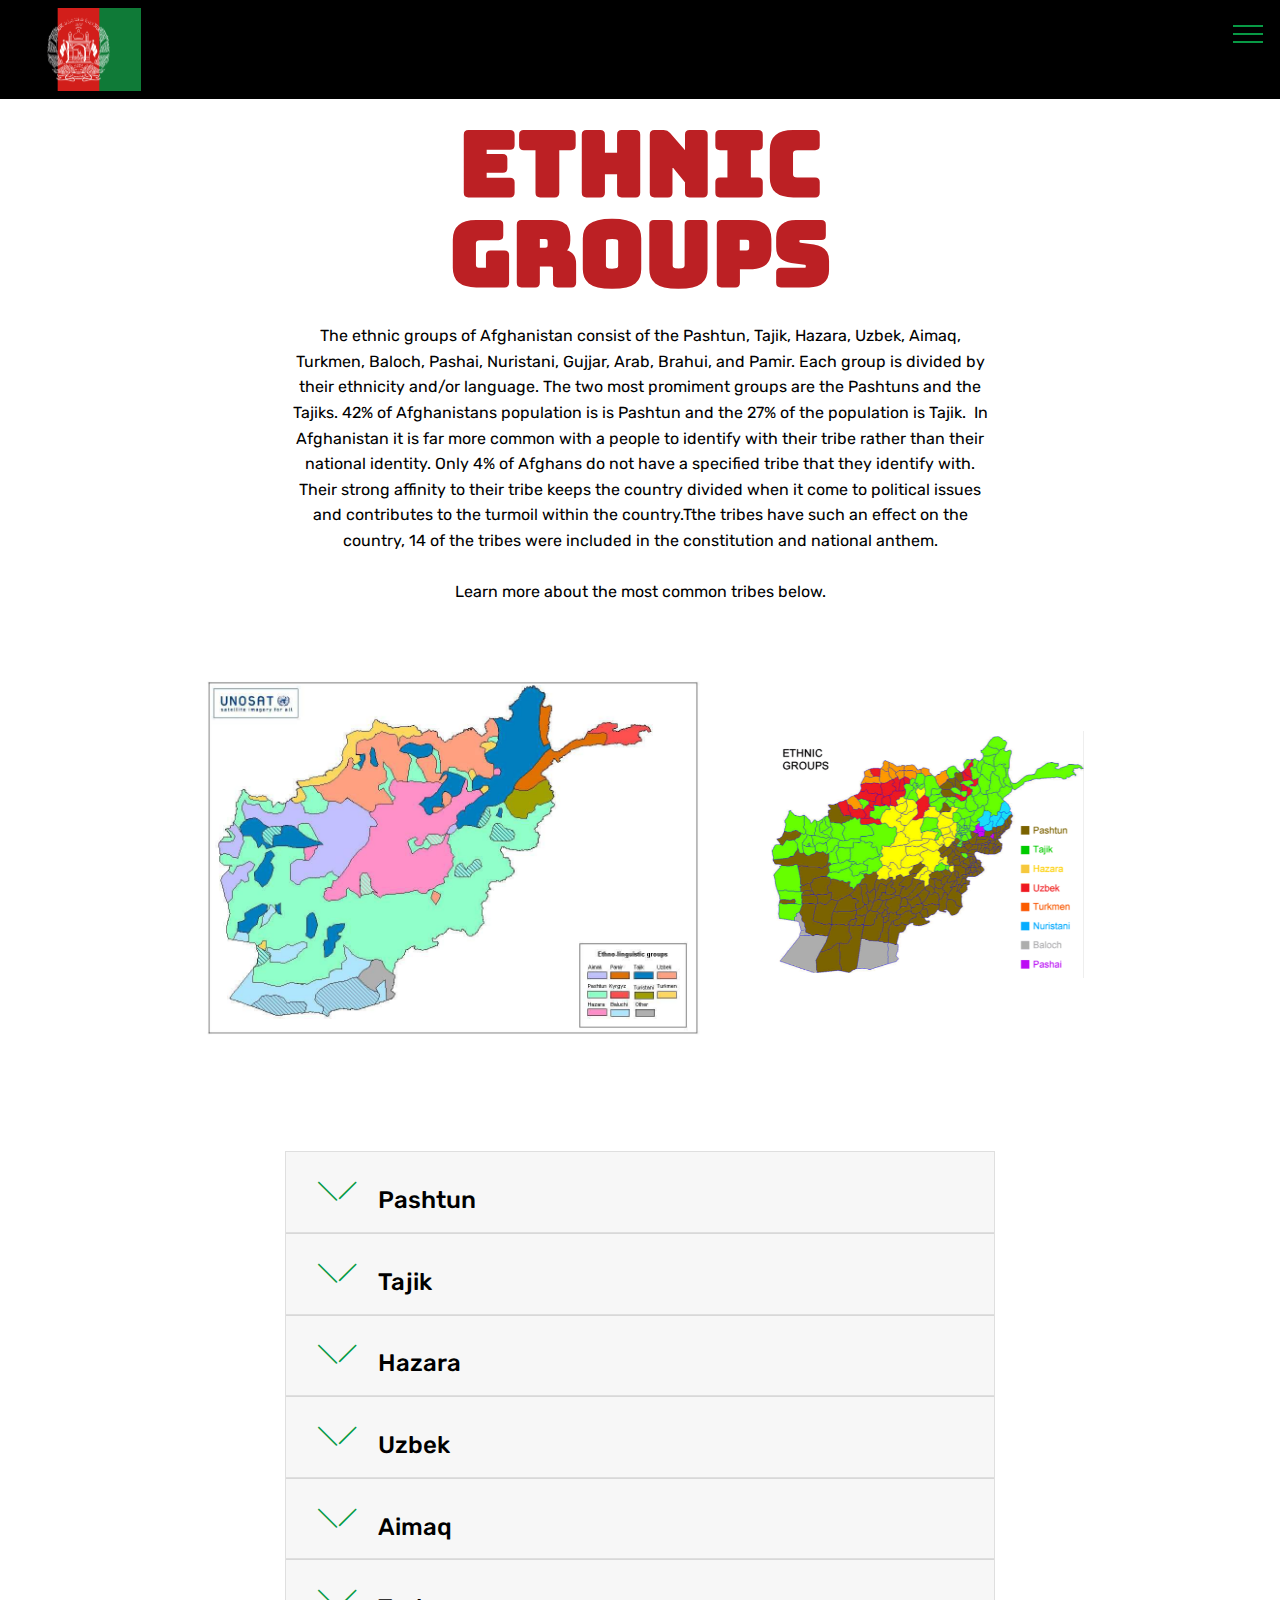
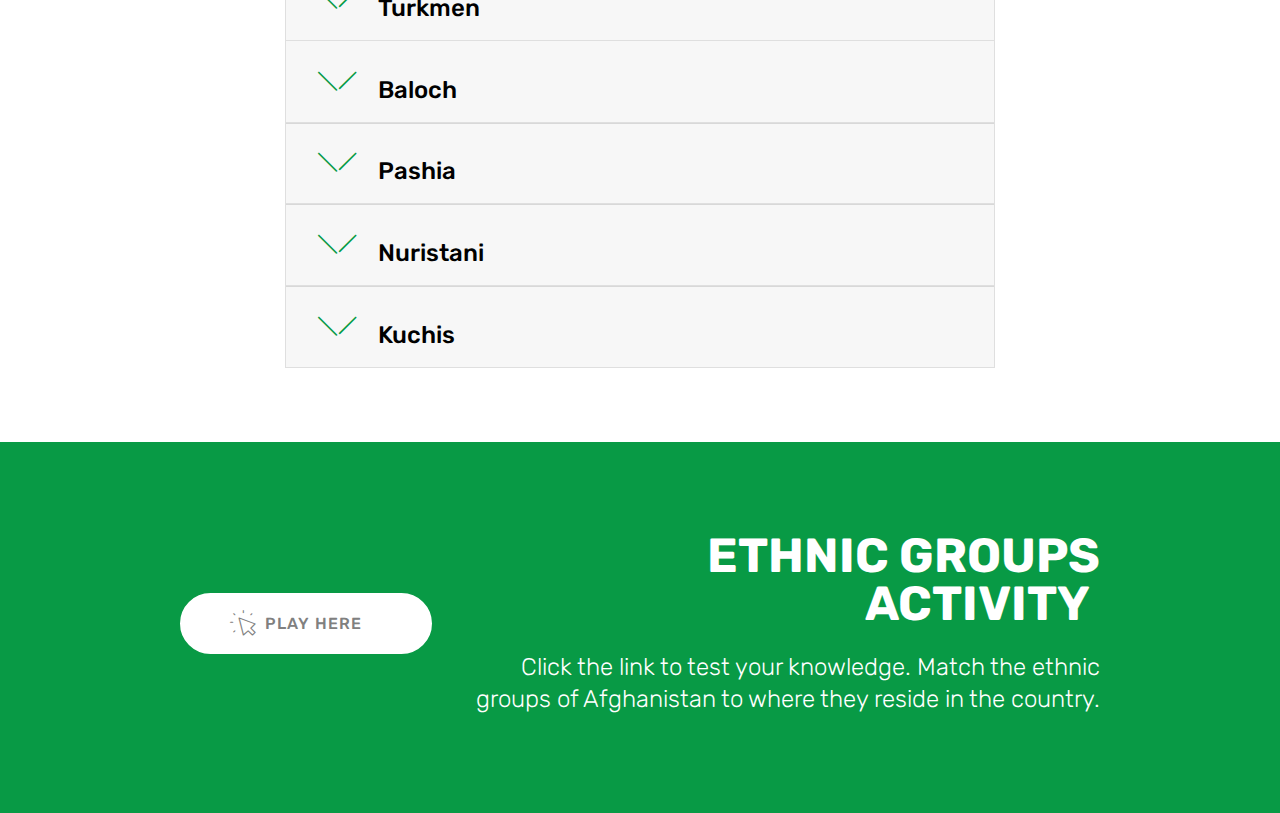
<file: ETHNICGROUPS.html>
<!DOCTYPE html>
<html >
<head>
  <!-- Site made with Mobirise Website Builder v4.6.5, https://mobirise.com -->
  <meta charset="UTF-8">
  <meta http-equiv="X-UA-Compatible" content="IE=edge">
  <meta name="generator" content="Mobirise v4.6.5, mobirise.com">
  <meta name="viewport" content="width=device-width, initial-scale=1, minimum-scale=1">
  <link rel="shortcut icon" href="assets/images/2000px-flag-of-afghanistan.svg-2000x1333.png" type="image/x-icon">
  <meta name="description" content="Website Builder Description">
  <title>ETHNIC GROUPS</title>
  <link rel="stylesheet" href="assets/web/assets/mobirise-icons/mobirise-icons.css">
  <link rel="stylesheet" href="assets/tether/tether.min.css">
  <link rel="stylesheet" href="assets/bootstrap/css/bootstrap.min.css">
  <link rel="stylesheet" href="assets/bootstrap/css/bootstrap-grid.min.css">
  <link rel="stylesheet" href="assets/bootstrap/css/bootstrap-reboot.min.css">
  <link rel="stylesheet" href="assets/dropdown/css/style.css">
  <link rel="stylesheet" href="assets/theme/css/style.css">
  <link rel="stylesheet" href="assets/mobirise/css/mbr-additional.css" type="text/css">
  
  
  
</head>
<body>
  <section class="mbr-section content5 cid-qKJAtPDo3c" id="content5-s">

    

    

    <div class="container">
        <div class="media-container-row">
            <div class="title col-12 col-md-8">
                <h2 class="align-center mbr-bold mbr-white pb-3 mbr-fonts-style display-1">
                    ethnic groups</h2>
                
                <p class="mbr-text align-center mbr-white pb-3 mbr-fonts-style display-7">The ethnic groups of Afghanistan consist of the Pashtun, Tajik, Hazara, Uzbek, Aimaq, Turkmen, Baloch, Pashai, Nuristani, Gujjar, Arab, Brahui, and Pamir. Each group is divided by their ethnicity and/or language. The two most promiment groups are the Pashtuns and the Tajiks. 42% of Afghanistans population is is Pashtun and the 27% of the population is Tajik. &nbsp;In Afghanistan it is far more common with a people to identify with their tribe rather than their national identity. Only 4% of Afghans do not have a specified tribe that they identify with. Their strong affinity to their tribe keeps the country divided when it come to political issues and contributes to the turmoil within the country.Tthe tribes have such an effect on the country, 14 of the tribes were included in the constitution and national anthem. <br><br>Learn more about the most common tribes below.<br><br></p>
                
            </div>
        </div>
    </div>
</section>

<section class="engine"><a href="https://mobirise.ws/h">make free website</a></section><section class="cid-qKMuqDeQOY" id="image4-1o">
    <!-- Block parameters controls (Blue "Gear" panel) -->
    
    <!-- End block parameters -->
    <div class="container images-container">
            <div class="media-container-row" style="width: 80%;">
                <div class="img-item item1" style="width: 177%;">
                    <img src="assets/images/ethno-linguistic-1122x794.jpg" alt="" title="">
                    
                </div>
                <div class="img-item">
                    <img src="assets/images/embeddedimage-569x446.png" alt="" title="">
                    
                </div>
            </div>
    </div>
</section>

<section class="menu cid-qKv23jN33G" once="menu" id="menu1-4">

    

    <nav class="navbar navbar-expand beta-menu navbar-dropdown align-items-center navbar-fixed-top collapsed">
        <button class="navbar-toggler navbar-toggler-right" type="button" data-toggle="collapse" data-target="#navbarSupportedContent" aria-controls="navbarSupportedContent" aria-expanded="false" aria-label="Toggle navigation">
            <div class="hamburger">
                <span></span>
                <span></span>
                <span></span>
                <span></span>
            </div>
        </button>
        <div class="menu-logo">
            <div class="navbar-brand">
                <span class="navbar-logo">
                    <a href="index.html">
                         <img src="assets/images/2000px-flag-of-afghanistan.svg-2000x1333.png" alt="Mobirise" title="" style="height: 5.2rem;">
                    </a>
                </span>
                
            </div>
        </div>
        <div class="collapse navbar-collapse" id="navbarSupportedContent">
            <ul class="navbar-nav nav-dropdown nav-right" data-app-modern-menu="true"><li class="nav-item">
                    <a class="nav-link link text-white display-4" href="https://maythid.github.io/afghanistan/index.html"><span class="mbri-home mbr-iconfont mbr-iconfont-btn"></span>
                        
                        HOME &nbsp; &nbsp; &nbsp; &nbsp; &nbsp; &nbsp; &nbsp;</a>
                </li><li class="nav-item"><a class="nav-link link text-white display-4" href="USAID .html"><span class="mbri-protect mbr-iconfont mbr-iconfont-btn"></span>
                        
                        US AID &amp; INTERACTION IN AFGHANISTAN
                    </a></li><li class="nav-item"><a class="nav-link link text-white display-4" href="TIMELINE.html"><span class="mbri-calendar mbr-iconfont mbr-iconfont-btn"></span>
                        TIMELINE &nbsp; &nbsp; &nbsp; &nbsp; &nbsp; &nbsp; &nbsp; &nbsp; &nbsp; &nbsp;&nbsp;</a></li><li class="nav-item"><a class="nav-link link text-white display-4" href="ETHNICGROUPS.html"><span class="mbri-users mbr-iconfont mbr-iconfont-btn"></span>
                        ETHNIC GROUPS &nbsp; &nbsp; &nbsp; &nbsp; &nbsp; &nbsp; &nbsp; &nbsp; &nbsp; &nbsp;&nbsp;</a></li><li class="nav-item"><a class="nav-link link text-white display-4" href="VOCABULARY.html"><span class="mbri-edit mbr-iconfont mbr-iconfont-btn"></span>
                        VOCABULARY &nbsp; &nbsp; &nbsp; &nbsp; &nbsp; &nbsp; &nbsp; &nbsp; &nbsp; &nbsp;&nbsp;</a></li><li class="nav-item dropdown"><a class="nav-link link text-white display-4" href="TERRORISM.html" aria-expanded="true"><span class="mbri-target mbr-iconfont mbr-iconfont-btn"></span>
                        TERRORISM &nbsp; &nbsp; &nbsp; &nbsp; &nbsp; &nbsp; &nbsp; &nbsp; &nbsp; &nbsp;&nbsp;</a></li><li class="nav-item"><a class="nav-link link text-white display-4" href="SOCIALJUSTICE .html" aria-expanded="true"><span class="mbri-globe-2 mbr-iconfont mbr-iconfont-btn"></span>SOCIAL JUSTICE &nbsp; &nbsp; &nbsp; &nbsp; &nbsp; &nbsp; &nbsp; &nbsp; &nbsp; &nbsp;&nbsp;</a></li></ul>
            
        </div>
    </nav>
</section>

<section class="accordion1 cid-qKJEvXwz3C" id="accordion1-17">

    

    
    <div class="container">
        <div class="media-container-row">
            <div class="col-12 col-md-8">
                <div class="section-head text-center space30">
                    
                </div>
                <div class="clearfix"></div>
                <div id="bootstrap-accordion_15" class="panel-group accordionStyles accordion" role="tablist" aria-multiselectable="true">
                    <div class="card">
                        <div class="card-header" role="tab" id="headingOne">
                            <a role="button" class="panel-title collapsed text-black" data-toggle="collapse" data-core="" href="#collapse1_15" aria-expanded="false" aria-controls="collapse1">
                                <h4 class="mbr-fonts-style display-5">
                                    <span class="sign mbr-iconfont mbri-arrow-down inactive"></span>&nbsp;Pashtun</h4>
                            </a>
                        </div>
                        <div id="collapse1_15" class="panel-collapse noScroll collapse " role="tabpanel" aria-labelledby="headingOne" data-parent="#bootstrap-accordion_15">
                            <div class="panel-body p-4">
                                <p class="mbr-fonts-style panel-text display-7"></p><p>&nbsp;&nbsp;&nbsp;&nbsp;The Pashtuns make up 42% of the Afghanistan population and are the largest ethnic group. They are considered the founders of the Afghan kingdom and have historically maintained most of the political power. They mainly rely on agriculture and farming and live all throughout Afghanistan. People often associate the Taliban with the Pashtun as many members of the Taliban were themselves Pashtuns.&nbsp;</p><p></p>
                            </div>
                        </div>
                    </div>
                    <div class="card">
                        <div class="card-header" role="tab" id="headingTwo">
                            <a role="button" class="collapsed panel-title text-black" data-toggle="collapse" data-core="" href="#collapse2_15" aria-expanded="false" aria-controls="collapse2">
                                <h4 class="mbr-fonts-style display-5">
                                    <span class="sign mbr-iconfont mbri-arrow-down inactive"></span> Tajik
                               </h4>
                            </a>
                            
                        </div>
                        <div id="collapse2_15" class="panel-collapse noScroll collapse" role="tabpanel" aria-labelledby="headingTwo" data-parent="#bootstrap-accordion_15">
                            <div class="panel-body p-4">
                                <p class="mbr-fonts-style panel-text display-7">
                                   The Tajiks are the second biggest ethnic group in Afghanistan. They make up 27% of the population and have a significant amount of political power. They reside in Northern, Northeastern, and Western Afghanistan and consists of mainly educated, wealthy, Afghanistan elites. They are mostly Sunni Muslims and mainly have no social structure aside from village and family life. They Dominate what is known as the Northern Alliance which is the main Taliban resistance group. </p>
                            </div>
                        </div>
                    </div>
                    <div class="card">
                        <div class="card-header" role="tab" id="headingThree">
                            <a role="button" class="collapsed text-black panel-title" data-toggle="collapse" data-core="" href="#collapse3_15" aria-expanded="false" aria-controls="collapse3">
                                <h4 class="mbr-fonts-style display-5">
                                    <span class="sign mbr-iconfont mbri-arrow-down inactive"></span>&nbsp;Hazara</h4>
                            </a>
                        </div>
                        <div id="collapse3_15" class="panel-collapse noScroll collapse" role="tabpanel" aria-labelledby="headingThree" data-parent="#bootstrap-accordion_15">
                            <div class="panel-body p-4">
                                <p class="mbr-fonts-style panel-text display-7">The Hazara were once the largest ethnic group in Afghanistan but are now one of the smallest. Over half their population was massacred when they lost their autonomy in 1893. They inhabit the mountainous region of Afghanistan after two decades of ware drove them away from their homeland and into the outskirts. They are famous for their music and poetry and although have fallen to the bottom of the social latter, are one of the most progressive tribes regarding women's rights.&nbsp;</p>
                            </div>
                        </div>
                    </div>
                    <div class="card">
                        <div class="card-header" role="tab" id="headingFour">
                            <a role="button" class="collapsed panel-title text-black" data-toggle="collapse" data-core="" href="#collapse4_15" aria-expanded="false" aria-controls="collapse4">
                                <h4 class="mbr-fonts-style display-5">
                                    <span class="sign mbr-iconfont mbri-arrow-down inactive"></span>&nbsp;Uzbek</h4>
                            </a> 
                        </div>
                        <div id="collapse4_15" class="panel-collapse noScroll collapse" role="tabpanel" aria-labelledby="headingFour" data-parent="#bootstrap-accordion_15">
                            <div class="panel-body p-4">
                                <p class="mbr-fonts-style panel-text display-7">
                                   The Uzbek ethnic group can be traced back to the 13th century and mainly consist of Sunni Muslims. They are a small semi-nomadic group which mainly identifies as a cultural more than religious group. They speak the language Uzbek and rarely make any effort to obtain any political power. </p>
                            </div>
                        </div>
                    </div>
                    <div class="card">
                        <div class="card-header" role="tab" id="headingFive">
                            <a role="button" class="collapsed panel-title text-black" data-toggle="collapse" data-core="" href="#collapse5_15" aria-expanded="false" aria-controls="collapse5">
                                <h4 class="mbr-fonts-style display-5">
                                    <span class="sign mbr-iconfont mbri-arrow-down inactive"></span> Aimaq</h4>
                            </a>
                        </div>
                        <div id="collapse5_15" class="panel-collapse noScroll collapse" role="tabpanel" aria-labelledby="headingFive" data-parent="#bootstrap-accordion_15">
                            <div class="panel-body p-4">
                                <p class="mbr-fonts-style panel-text display-7">
                                   The Aimaq group live in the steppe land in North-West Afghanistan and consist of mainly Sunni Muslims who classify themselves as a subgroup of the Turkish population. They speak a mix of Persian and Turkish and their main source of wealth is carpet weaving. They are a traditionally nomadic tribe (although they are becoming less so) who still measure wealth through the number of heads of animal herds. Although they don’t hold any political power, women hold a high status in their society. </p>
                            </div>
                        </div>
                    </div>
                    <div class="card">
                        <div class="card-header" role="tab" id="headingSix">
                            <a role="button" class="collapsed panel-title text-black" data-toggle="collapse" data-core="" href="#collapse6_15" aria-expanded="false" aria-controls="collapse6">
                                <h4 class="mbr-fonts-style display-5">
                                    <span class="sign mbr-iconfont mbri-arrow-down inactive"></span> Turkmen</h4>
                            </a>
                        </div>
                        <div id="collapse6_15" class="panel-collapse noScroll collapse" role="tabpanel" aria-labelledby="headingSix" data-parent="#bootstrap-accordion_15">
                            <div class="panel-body p-4">
                                <p class="mbr-fonts-style panel-text display-7">
                                   The Turkmen group occupy Northern Afghanistan and came from Turkic speaking tribes. They are mainly Sunni Muslims who make their money through farming. They are famous for their sports and music and rarely make any effort to partake in any political involvement. </p>
                            </div>
                        </div>
                    </div>
                </div>
            </div>
        </div>
    </div>
</section>

<section class="accordion1 cid-qKJFPHq8AQ" id="accordion1-1c">

    

    
    <div class="container">
        <div class="media-container-row">
            <div class="col-12 col-md-8">
                <div class="section-head text-center space30">
                    
                </div>
                <div class="clearfix"></div>
                <div id="bootstrap-accordion_16" class="panel-group accordionStyles accordion" role="tablist" aria-multiselectable="true">
                    <div class="card">
                        <div class="card-header" role="tab" id="headingOne">
                            <a role="button" class="panel-title collapsed text-black" data-toggle="collapse" data-core="" href="#collapse1_16" aria-expanded="false" aria-controls="collapse1">
                                <h4 class="mbr-fonts-style display-5">
                                    <span class="sign mbr-iconfont mbri-arrow-down inactive"></span>&nbsp;Baloch</h4>
                            </a>
                        </div>
                        <div id="collapse1_16" class="panel-collapse noScroll collapse " role="tabpanel" aria-labelledby="headingOne" data-parent="#bootstrap-accordion_16">
                            <div class="panel-body p-4">
                                <p class="mbr-fonts-style panel-text display-7">
                                   The Baloch group live mainly across the border of Pakistan although they are traditionally nomadic. They live in a patriarchal society where the labor division between men and women is strict. Agriculture and animal husbandry are their main sources of economic power and although they struggled for their own autonomy and independence, they eventually gave up. </p>
                            </div>
                        </div>
                    </div>
                    <div class="card">
                        <div class="card-header" role="tab" id="headingTwo">
                            <a role="button" class="collapsed panel-title text-black" data-toggle="collapse" data-core="" href="#collapse2_16" aria-expanded="false" aria-controls="collapse2">
                                <h4 class="mbr-fonts-style display-5">
                                    <span class="sign mbr-iconfont mbri-arrow-down inactive"></span>&nbsp;Pashia</h4>
                            </a>
                            
                        </div>
                        <div id="collapse2_16" class="panel-collapse noScroll collapse" role="tabpanel" aria-labelledby="headingTwo" data-parent="#bootstrap-accordion_16">
                            <div class="panel-body p-4">
                                <p class="mbr-fonts-style panel-text display-7">
                                   The Pashia group inhabit the North-East corner of Afghanistan and base their culture on herding and agriculture. They have their own separate language, and are mainly Sunni Muslims. They have a mainly hierarchical society in which the authority is shared among the people.</p>
                            </div>
                        </div>
                    </div>
                    <div class="card">
                        <div class="card-header" role="tab" id="headingThree">
                            <a role="button" class="collapsed text-black panel-title" data-toggle="collapse" data-core="" href="#collapse3_16" aria-expanded="false" aria-controls="collapse3">
                                <h4 class="mbr-fonts-style display-5">
                                    <span class="sign mbr-iconfont mbri-arrow-down inactive"></span>&nbsp;Nuristani
                                </h4>
                            </a>
                        </div>
                        <div id="collapse3_16" class="panel-collapse noScroll collapse" role="tabpanel" aria-labelledby="headingThree" data-parent="#bootstrap-accordion_16">
                            <div class="panel-body p-4">
                                <p class="mbr-fonts-style panel-text display-7">The Nuristani group came to Afghanistan fleeing the eastward spread of Islam, although were forced to abandon their ancient religious beliefs for Islam. They are a small ethnic group who inhabit the East of the country where there is little arable hand. They have little access to schools and education and have a strict division of labor between the men and the women.&nbsp;</p>
                            </div>
                        </div>
                    </div>
                    <div class="card">
                        <div class="card-header" role="tab" id="headingFour">
                            <a role="button" class="collapsed panel-title text-black" data-toggle="collapse" data-core="" href="#collapse4_16" aria-expanded="false" aria-controls="collapse4">
                                <h4 class="mbr-fonts-style display-5">
                                    <span class="sign mbr-iconfont mbri-arrow-down inactive"></span>&nbsp;Kuchis</h4>
                            </a> 
                        </div>
                        <div id="collapse4_16" class="panel-collapse noScroll collapse" role="tabpanel" aria-labelledby="headingFour" data-parent="#bootstrap-accordion_16">
                            <div class="panel-body p-4">
                                <p class="mbr-fonts-style panel-text display-7">The Kuchis are more of a social group instead of an ethnic group, who are mainly nomadic. Many are farmers but many now live in urban settings. They live in clans with a strict division between men and women; men handle livestock, women tend to house and children. <br><br></p>
                            </div>
                        </div>
                    </div>
                    
                    
                </div>
            </div>
        </div>
    </div>
</section>

<section class="mbr-section info2 cid-qKV9zp5L04" id="info2-1w">

    

    

    <div class="container">
        <div class="row main justify-content-center">
            <div class="media-container-column col-12 col-lg-3 col-md-4">
                <div class="mbr-section-btn align-left py-4"><a class="btn btn-white display-4" href="https://quizlet.com/273119638/match" target="_blank"><span class="mbri-cursor-click mbr-iconfont mbr-iconfont-btn"></span>
                    PLAY HERE &nbsp; &nbsp;</a></div>
            </div>
            <div class="media-container-column title col-12 col-lg-7 col-md-6">
                <h2 class="align-right mbr-bold mbr-white pb-3 mbr-fonts-style display-2">
                    ETHNIC GROUPS ACTIVITY&nbsp;</h2>
                <h3 class="mbr-section-subtitle align-right mbr-light mbr-white mbr-fonts-style display-5">Click the link to test your knowledge. Match the ethnic groups of Afghanistan to where they reside in the country.</h3>
            </div>
        </div>
    </div>
</section>


  <script src="assets/web/assets/jquery/jquery.min.js"></script>
  <script src="assets/popper/popper.min.js"></script>
  <script src="assets/tether/tether.min.js"></script>
  <script src="assets/bootstrap/js/bootstrap.min.js"></script>
  <script src="assets/smoothscroll/smooth-scroll.js"></script>
  <script src="assets/dropdown/js/script.min.js"></script>
  <script src="assets/touchswipe/jquery.touch-swipe.min.js"></script>
  <script src="assets/mbr-switch-arrow/mbr-switch-arrow.js"></script>
  <script src="assets/theme/js/script.js"></script>
  
  
</body>
</html>
</file>
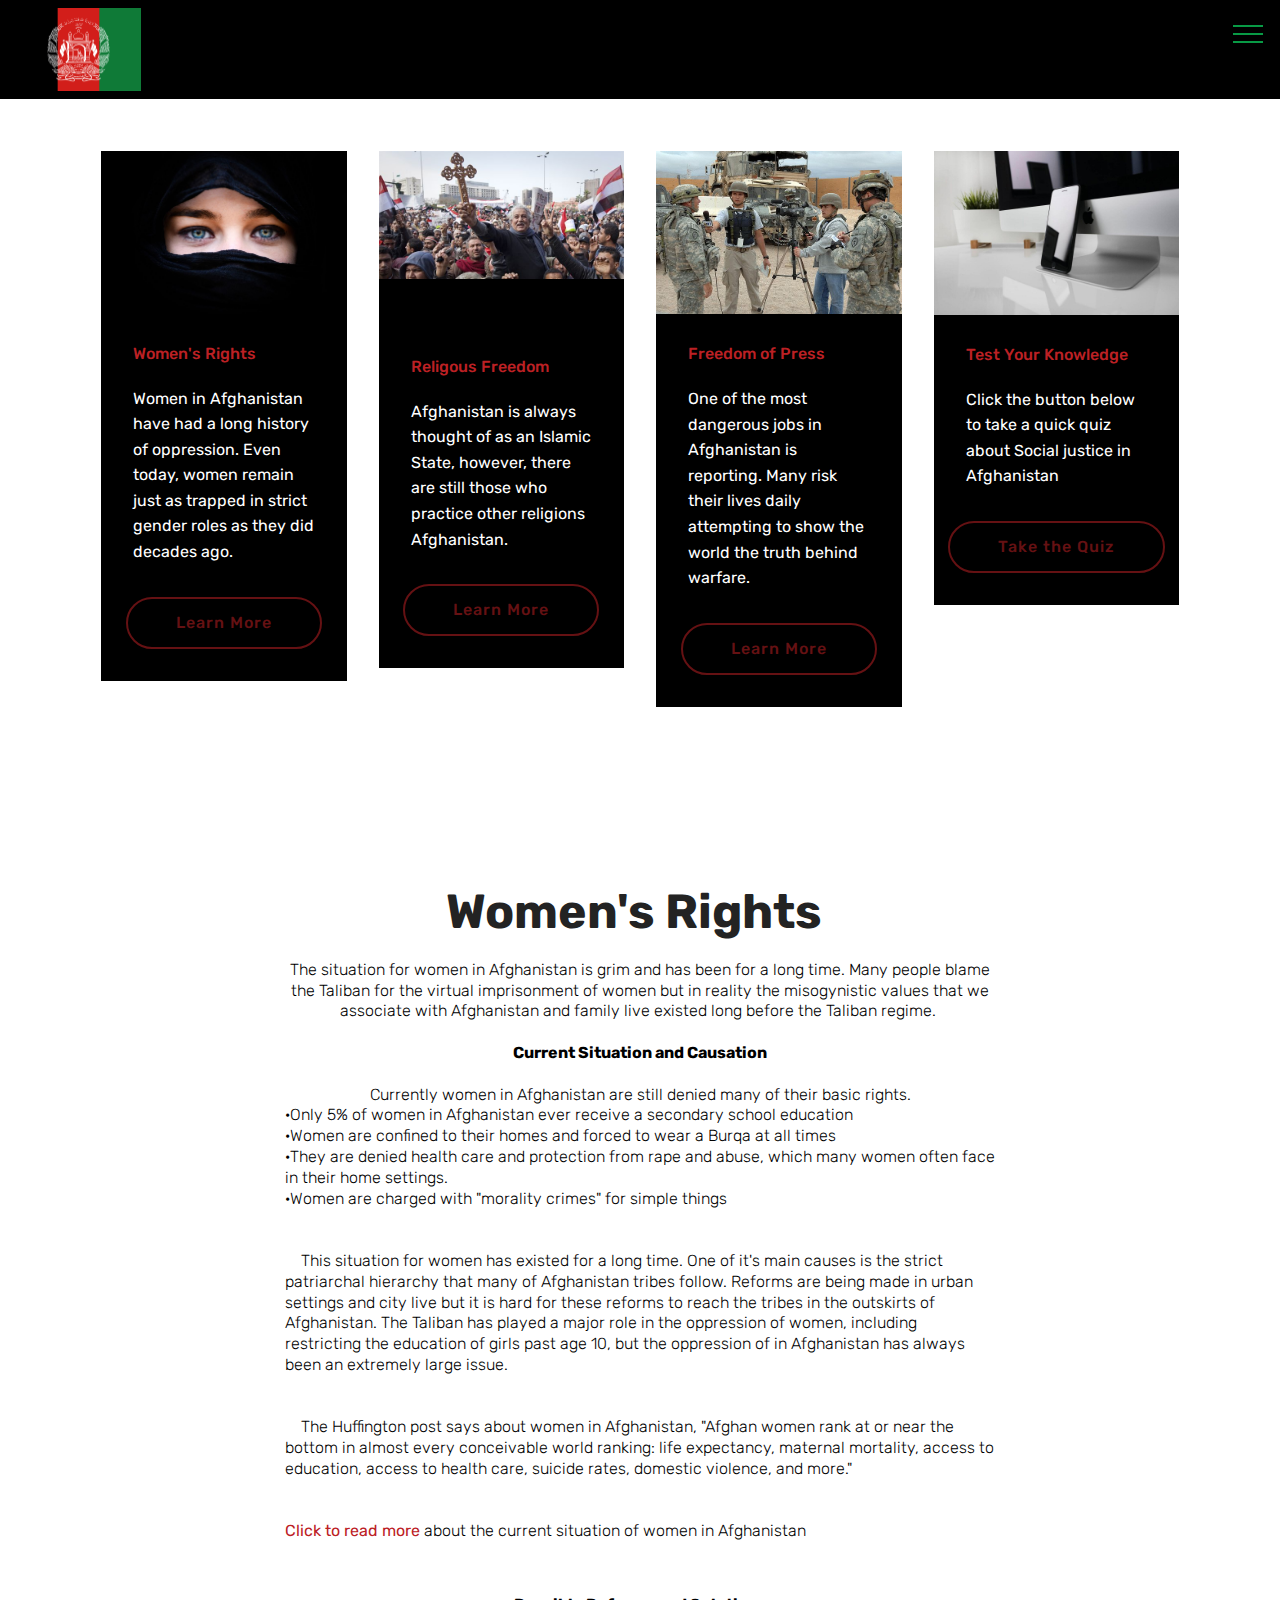
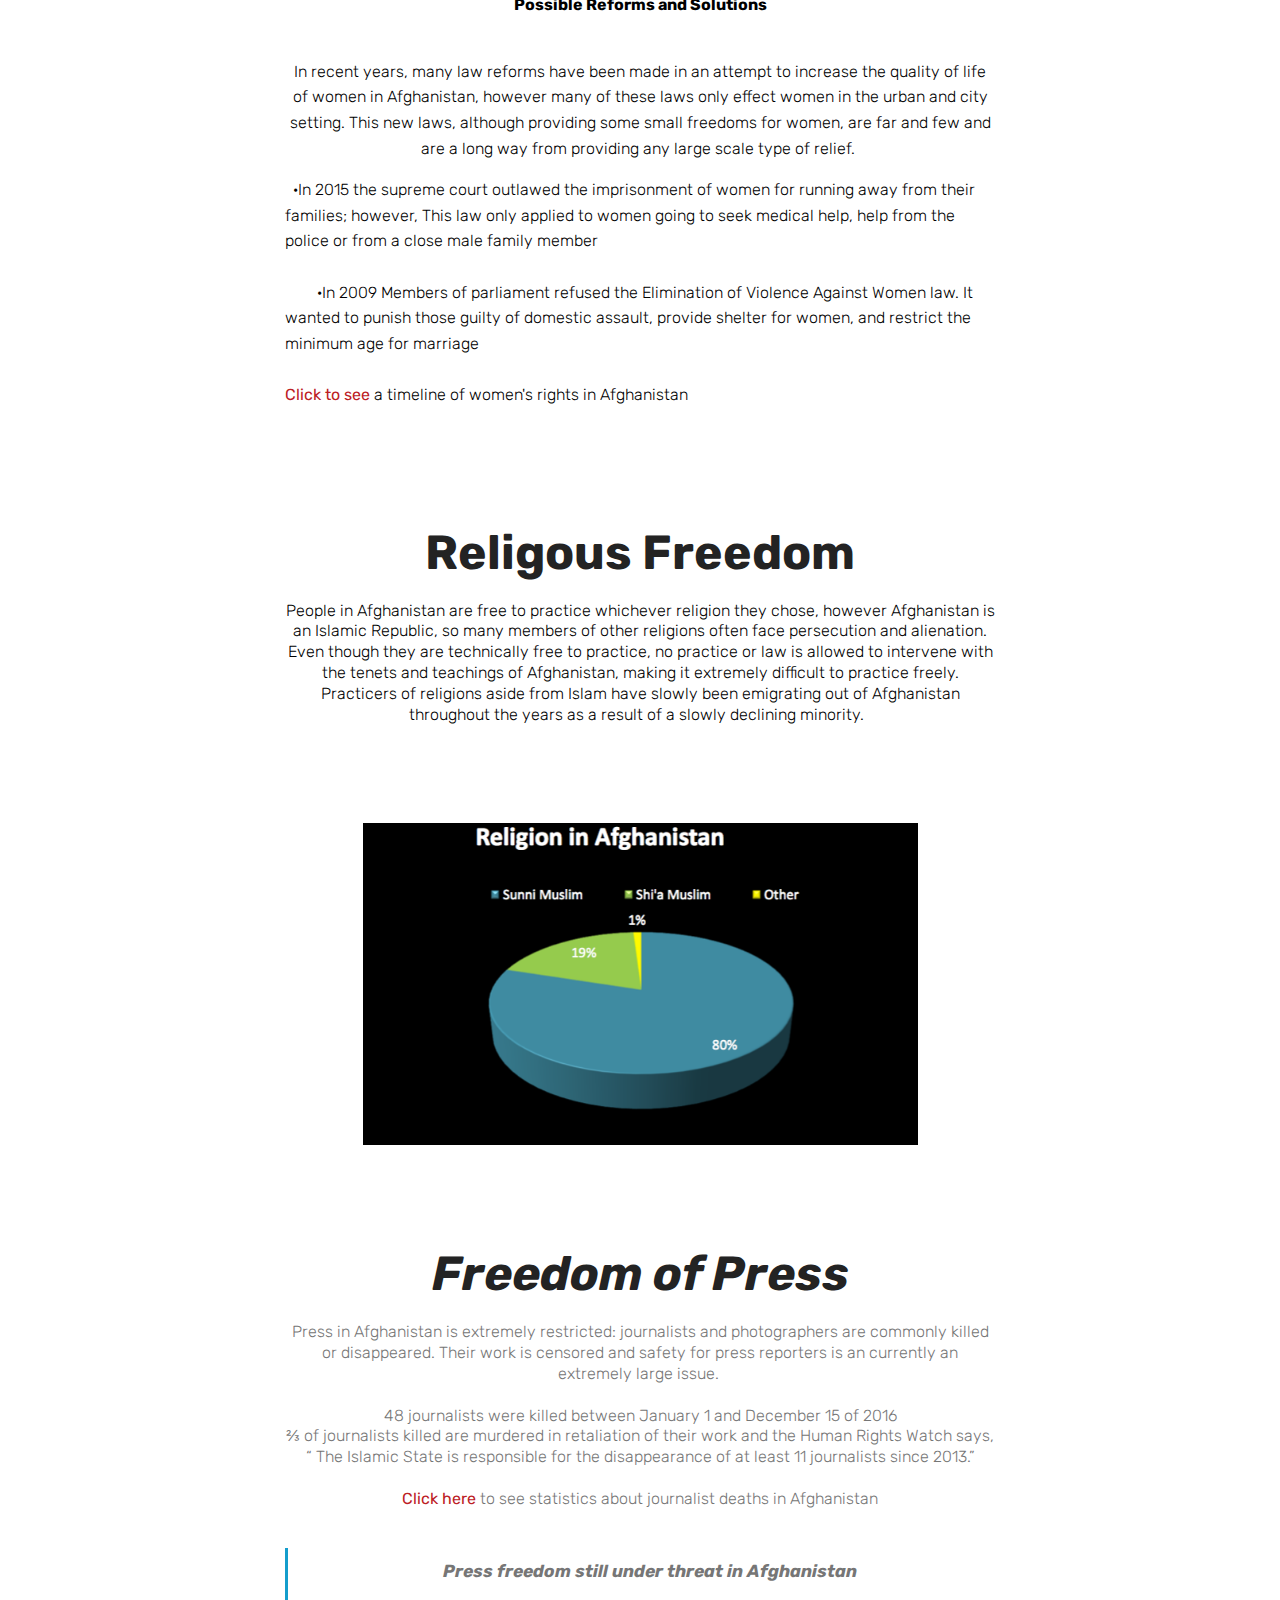
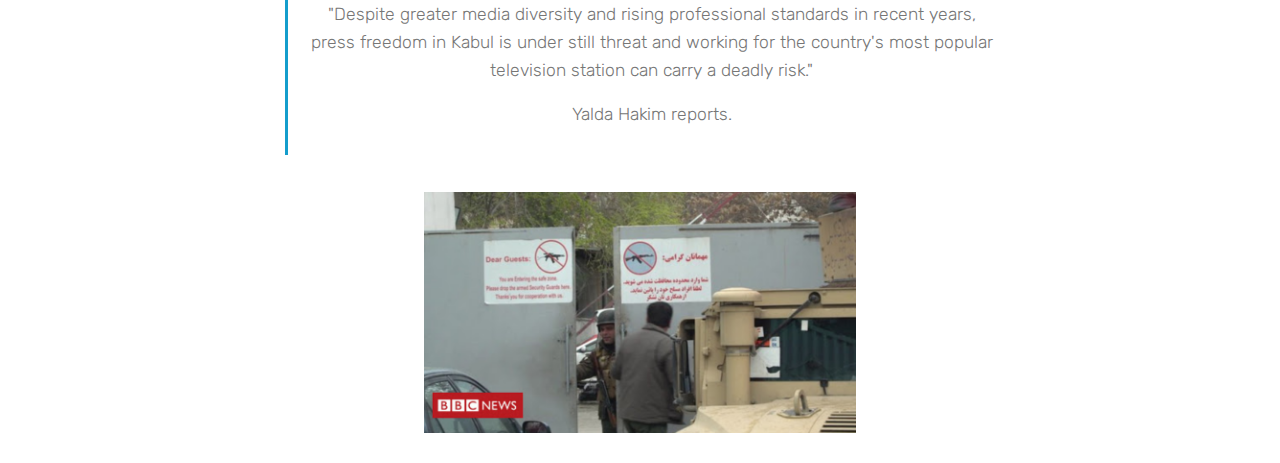
<file: SOCIALJUSTICE .html>
<!DOCTYPE html>
<html >
<head>
  <!-- Site made with Mobirise Website Builder v4.6.5, https://mobirise.com -->
  <meta charset="UTF-8">
  <meta http-equiv="X-UA-Compatible" content="IE=edge">
  <meta name="generator" content="Mobirise v4.6.5, mobirise.com">
  <meta name="viewport" content="width=device-width, initial-scale=1, minimum-scale=1">
  <link rel="shortcut icon" href="assets/images/2000px-flag-of-afghanistan.svg-2000x1333.png" type="image/x-icon">
  <meta name="description" content="Site Maker Description">
  <title>SOCIAL JUSTICE </title>
  <link rel="stylesheet" href="assets/web/assets/mobirise-icons/mobirise-icons.css">
  <link rel="stylesheet" href="assets/tether/tether.min.css">
  <link rel="stylesheet" href="assets/bootstrap/css/bootstrap.min.css">
  <link rel="stylesheet" href="assets/bootstrap/css/bootstrap-grid.min.css">
  <link rel="stylesheet" href="assets/bootstrap/css/bootstrap-reboot.min.css">
  <link rel="stylesheet" href="assets/dropdown/css/style.css">
  <link rel="stylesheet" href="assets/theme/css/style.css">
  <link rel="stylesheet" href="assets/mobirise/css/mbr-additional.css" type="text/css">
  
  
  
</head>
<body>
  <section class="menu cid-qKv23jN33G" once="menu" id="menu1-8">

    

    <nav class="navbar navbar-expand beta-menu navbar-dropdown align-items-center navbar-fixed-top collapsed">
        <button class="navbar-toggler navbar-toggler-right" type="button" data-toggle="collapse" data-target="#navbarSupportedContent" aria-controls="navbarSupportedContent" aria-expanded="false" aria-label="Toggle navigation">
            <div class="hamburger">
                <span></span>
                <span></span>
                <span></span>
                <span></span>
            </div>
        </button>
        <div class="menu-logo">
            <div class="navbar-brand">
                <span class="navbar-logo">
                    <a href="index.html">
                         <img src="assets/images/2000px-flag-of-afghanistan.svg-2000x1333.png" alt="Mobirise" title="" style="height: 5.2rem;">
                    </a>
                </span>
                
            </div>
        </div>
        <div class="collapse navbar-collapse" id="navbarSupportedContent">
            <ul class="navbar-nav nav-dropdown nav-right" data-app-modern-menu="true"><li class="nav-item">
                    <a class="nav-link link text-white display-4" href="https://maythid.github.io/afghanistan/index.html"><span class="mbri-home mbr-iconfont mbr-iconfont-btn"></span>
                        
                        HOME &nbsp; &nbsp; &nbsp; &nbsp; &nbsp; &nbsp; &nbsp;</a>
                </li><li class="nav-item"><a class="nav-link link text-white display-4" href="USAID .html"><span class="mbri-protect mbr-iconfont mbr-iconfont-btn"></span>
                        
                        US AID &amp; INTERACTION IN AFGHANISTAN
                    </a></li><li class="nav-item"><a class="nav-link link text-white display-4" href="TIMELINE.html"><span class="mbri-calendar mbr-iconfont mbr-iconfont-btn"></span>
                        TIMELINE &nbsp; &nbsp; &nbsp; &nbsp; &nbsp; &nbsp; &nbsp; &nbsp; &nbsp; &nbsp;&nbsp;</a></li><li class="nav-item"><a class="nav-link link text-white display-4" href="ETHNICGROUPS.html"><span class="mbri-users mbr-iconfont mbr-iconfont-btn"></span>
                        ETHNIC GROUPS &nbsp; &nbsp; &nbsp; &nbsp; &nbsp; &nbsp; &nbsp; &nbsp; &nbsp; &nbsp;&nbsp;</a></li><li class="nav-item"><a class="nav-link link text-white display-4" href="VOCABULARY.html"><span class="mbri-edit mbr-iconfont mbr-iconfont-btn"></span>
                        VOCABULARY &nbsp; &nbsp; &nbsp; &nbsp; &nbsp; &nbsp; &nbsp; &nbsp; &nbsp; &nbsp;&nbsp;</a></li><li class="nav-item dropdown"><a class="nav-link link text-white display-4" href="TERRORISM.html" aria-expanded="true"><span class="mbri-target mbr-iconfont mbr-iconfont-btn"></span>
                        TERRORISM &nbsp; &nbsp; &nbsp; &nbsp; &nbsp; &nbsp; &nbsp; &nbsp; &nbsp; &nbsp;&nbsp;</a></li><li class="nav-item"><a class="nav-link link text-white display-4" href="SOCIALJUSTICE .html" aria-expanded="true"><span class="mbri-globe-2 mbr-iconfont mbr-iconfont-btn"></span>SOCIAL JUSTICE &nbsp; &nbsp; &nbsp; &nbsp; &nbsp; &nbsp; &nbsp; &nbsp; &nbsp; &nbsp;&nbsp;</a></li></ul>
            
        </div>
    </nav>
</section>

<section class="engine"><a href="https://mobirise.ws/e">best web creation software</a></section><section class="features3 cid-qKw5lgiXF2" id="features3-h">

    

    
    <div class="container">
        <div class="media-container-row">
            <div class="card p-3 col-12 col-md-6 col-lg-3">
                <div class="card-wrapper">
                    <div class="card-img">
                        <img src="assets/images/shutterstock-118531543-1000x662.jpg" alt="Mobirise" title="">
                    </div>
                    <div class="card-box">
                        <h4 class="card-title mbr-fonts-style display-7">Women's Rights&nbsp;</h4>
                        <p class="mbr-text mbr-fonts-style display-7">Women in Afghanistan have had a long history of oppression. Even today, women remain just as trapped in strict gender roles as they did decades ago.&nbsp;</p>
                    </div>
                    <div class="mbr-section-btn text-center"><a href="SOCIALJUSTICE .html#content4-n" class="btn btn-secondary-outline display-4">
                            Learn More
                        </a></div>
                </div>
            </div>

            <div class="card p-3 col-12 col-md-6 col-lg-3">
                <div class="card-wrapper">
                    <div class="card-img">
                        <img src="assets/images/egypt3-600x312.jpg" alt="Mobirise" title="">
                    </div>
                    <div class="card-box">
                        <h4 class="card-title mbr-fonts-style display-7"><br><br><br>Religous Freedom</h4>
                        <p class="mbr-text mbr-fonts-style display-7">Afghanistan is always thought of as an Islamic State, however, there are still those who practice other religions Afghanistan.&nbsp;</p>
                    </div>
                    <div class="mbr-section-btn text-center"><a href="SOCIALJUSTICE .html#content4-o" class="btn btn-secondary-outline display-4">
                            Learn More
                        </a></div>
                </div>
            </div>

            <div class="card p-3 col-12 col-md-6 col-lg-3">
                <div class="card-wrapper">
                    <div class="card-img">
                        <img src="assets/images/afg-press-640x425.jpg" alt="Mobirise" title="">
                    </div>
                    <div class="card-box">
                        <h4 class="card-title mbr-fonts-style display-7">
                            Freedom of Press</h4>
                        <p class="mbr-text mbr-fonts-style display-7">One of the most dangerous jobs in Afghanistan is reporting. Many risk their lives daily attempting to show the world the truth behind warfare.&nbsp;</p>
                    </div>
                    <div class="mbr-section-btn text-center"><a href="SOCIALJUSTICE .html#content4-p" class="btn btn-secondary-outline display-4">
                            Learn More
                        </a></div>
                </div>
            </div>

            <div class="card p-3 col-12 col-md-6 col-lg-3">
                <div class="card-wrapper">
                    <div class="card-img">
                        <img src="assets/images/01.jpg" alt="Mobirise">
                    </div>
                    <div class="card-box">
                        <h4 class="card-title mbr-fonts-style display-7">
                            Test Your Knowledge</h4>
                        <p class="mbr-text mbr-fonts-style display-7">Click the button below to take a quick quiz about Social justice in Afghanistan</p>
                    </div>
                    <div class="mbr-section-btn text-center"><a href="https://docs.google.com/forms/d/1sLTkh_QMUqGhwU1bjs6iKhCsJcRWfJRTjhEV3_nEZbw/viewform?edit_requested=true" class="btn btn-secondary-outline display-4">
                            Take the Quiz</a></div>
                </div>
            </div>
        </div>
    </div>
</section>

<section class="mbr-section content4 cid-qKwbov6iBq" id="content4-n">

    

    <div class="container">
        <div class="media-container-row">
            <div class="title col-12 col-md-8">
                <h2 class="align-center pb-3 mbr-fonts-style display-2"><strong>Women's Rights</strong>&nbsp;</h2>
                <h3 class="mbr-section-subtitle align-center mbr-light mbr-fonts-style display-4">The situation for women in Afghanistan is grim and has been for a long time. Many people blame the Taliban for the virtual imprisonment of women but in reality the misogynistic values that we associate with Afghanistan and family live existed long before the Taliban regime.&nbsp;<br><br><strong>Current Situation and Causation</strong><strong><br></strong><br>Currently women in Afghanistan are still denied many of their basic rights.<br><div>·Only 5% of women in Afghanistan ever receive a secondary school education</div><div>·Women are confined to their homes and forced to wear a Burqa at all times&nbsp;</div><div>·They are denied health care and protection from rape and abuse, which many women often face in their home settings.&nbsp;</div><div>·Women are charged with "morality crimes" for simple things</div><div><br></div><div><br></div><div>&nbsp;&nbsp;&nbsp;&nbsp;This situation for women has existed for a long time. One of it's main causes is the strict patriarchal hierarchy that many of Afghanistan tribes follow. Reforms are being made in urban settings and city live but it is hard for these reforms to reach the tribes in the outskirts of Afghanistan. The Taliban has played a major role in the oppression of women, including restricting the education of girls past age 10, but the oppression of in Afghanistan has always been an extremely large issue.&nbsp;</div><div><br></div><div><br></div><div>&nbsp;&nbsp;&nbsp;&nbsp;The Huffington post says about women in Afghanistan,<span style="font-size: 1rem;">&nbsp;"Afghan women rank at or near the bottom in almost every conceivable world ranking: life expectancy, maternal mortality, access to education, access to health care, suicide rates, domestic violence, and more."</span></div><br><div><span style="font-size: 1rem;"><br></span><span style="font-size: 1rem;"><a href="https://www.huffingtonpost.com/anand-gopal/what-you-should-know-abou_b_186225.html" target="_blank" class="text-success">Click to read more</a> about the current situation of women in Afghanistan&nbsp;</span></div><br><div><span style="font-size: 1rem;"><br></span></div></h3>
                
            </div>
        </div>
    </div>
</section>

<section class="mbr-section article content1 cid-qKJwx1UyBV" id="content1-r">
    
     

    <div class="container">
        <div class="media-container-row">
            <div class="mbr-text col-12 col-md-8 mbr-fonts-style display-4"><p><span style="font-size: 1rem;"><strong>Possible Reforms and Solutions</strong></span></p><p><span style="font-size: 1rem;"><strong><br></strong>In recent years, many law reforms have been made in an attempt to increase the quality of life of women in Afghanistan, however many of these laws only effect women in the urban and city setting. This new laws, although providing some small freedoms for women, are far and few and are a long way from providing any large scale type of relief.&nbsp;</span></p><div>&nbsp; ·In 2015 the supreme court outlawed the imprisonment of women for running away from their families; however, This law only applied to women going to seek medical help, help from the police or from a close male family member</div><div><br></div><div>&nbsp;&nbsp;&nbsp;&nbsp;&nbsp;&nbsp;&nbsp;&nbsp;·In 2009 Members of parliament refused the Elimination of Violence Against Women law. It wanted to punish those guilty of domestic assault, provide shelter for women, and restrict the minimum age for marriage</div><div><br></div><div><a href="http://www.pbs.org/wnet/women-war-and-peace/uncategorized/timeline-of-womens-rights-in-afghanistan/" target="_blank" class="text-secondary">Click to see</a> a timeline of women's rights in Afghanistan&nbsp;</div><p></p></div>
        </div>
    </div>
</section>

<section class="mbr-section content4 cid-qKwbqrPGtJ" id="content4-o">

    

    <div class="container">
        <div class="media-container-row">
            <div class="title col-12 col-md-8">
                <h2 class="align-center pb-3 mbr-fonts-style display-2"><strong>Religous Freedom</strong></h2>
                <h3 class="mbr-section-subtitle align-center mbr-light mbr-fonts-style display-7">People in Afghanistan are free to practice whichever religion they chose, however Afghanistan is an Islamic Republic, so many members of other religions often face persecution and alienation.  Even though they are technically free to practice, no practice or law is allowed to intervene with the tenets and teachings of Afghanistan, making it extremely difficult to practice freely. Practicers of religions aside from Islam have slowly been emigrating out of Afghanistan throughout the years as a result of a slowly declining minority. &nbsp;</h3>
                
            </div>
        </div>
    </div>
</section>

<section class="cid-qKYjody2gw" id="image3-23">

    

    <figure class="mbr-figure container">
            <div class="image-block" style="width: 50%;">
                <img src="assets/images/4692554-orig-873x414.png" width="1400" alt="Mobirise" title="">
                
            </div>
    </figure>
</section>

<section class="mbr-section content4 cid-qKwbqMNmsO" id="content4-p">

    

    <div class="container">
        <div class="media-container-row">
            <div class="title col-12 col-md-8">
                <h2 class="align-center pb-3 mbr-fonts-style display-2"><strong><em>
                    Freedom of Press</em></strong></h2>
                <h3 class="mbr-section-subtitle align-center mbr-light mbr-fonts-style display-7">Press in Afghanistan is extremely restricted: journalists and photographers are commonly killed or disappeared. Their work is censored and safety for press reporters is an currently an extremely large issue.&nbsp;<div><br></div><div>48 journalists were killed between January 1 and December 15 of 2016</div><div>⅔ of journalists killed are murdered in retaliation of their work  and the Human Rights Watch says, “ The Islamic State is responsible for the disappearance of at least 11 journalists since 2013.”</div><div><br></div><div><a href="https://cpj.org/asia/afghanistan/" class="text-secondary">Click here</a> to see statistics about journalist deaths in Afghanistan</div></h3>
                
            </div>
        </div>
    </div>
</section>

<section class="mbr-section article content1 cid-qKYmlfDL3t" id="content2-24">

     

    <div class="container">
        <div class="media-container-row">
            <div class="mbr-text col-12 col-md-8 mbr-fonts-style display-2">
                <blockquote><p><strong>Press freedom still under threat in Afghanistan&nbsp;</strong></p><p><span style="font-style: normal;"><span style="font-size: 1.09rem;">"Despite greater media&nbsp;</span></span><span style="font-size: 1.09rem; font-style: normal;">diversity and rising professional standards in recent years, press freedom in Kabul is under still threat and working for the country's most popular television station can carry a deadly risk."</span></p><p><span style="font-size: 1.09rem; font-style: normal;">Yalda Hakim reports.</span></p></blockquote>
            </div>
        </div>
    </div>
</section>

<section class="cid-qKYndAgB5r" id="image1-25">

    

    <figure class="mbr-figure container">
            <div class="image-block" style="width: 39%;">
                <a href="http://www.bbc.com/news/av/world-asia-36190631/press-freedom-still-under-threat-in-afghanistan"><img src="assets/images/screen-shot-2018-02-28-at-9.52.09-am-902x502.png" width="1400" alt="Mobirise" title=""></a>
                
            </div>
    </figure>
</section>


  <script src="assets/web/assets/jquery/jquery.min.js"></script>
  <script src="assets/popper/popper.min.js"></script>
  <script src="assets/tether/tether.min.js"></script>
  <script src="assets/bootstrap/js/bootstrap.min.js"></script>
  <script src="assets/smoothscroll/smooth-scroll.js"></script>
  <script src="assets/dropdown/js/script.min.js"></script>
  <script src="assets/touchswipe/jquery.touch-swipe.min.js"></script>
  <script src="assets/theme/js/script.js"></script>
  
  
</body>
</html>
</file>
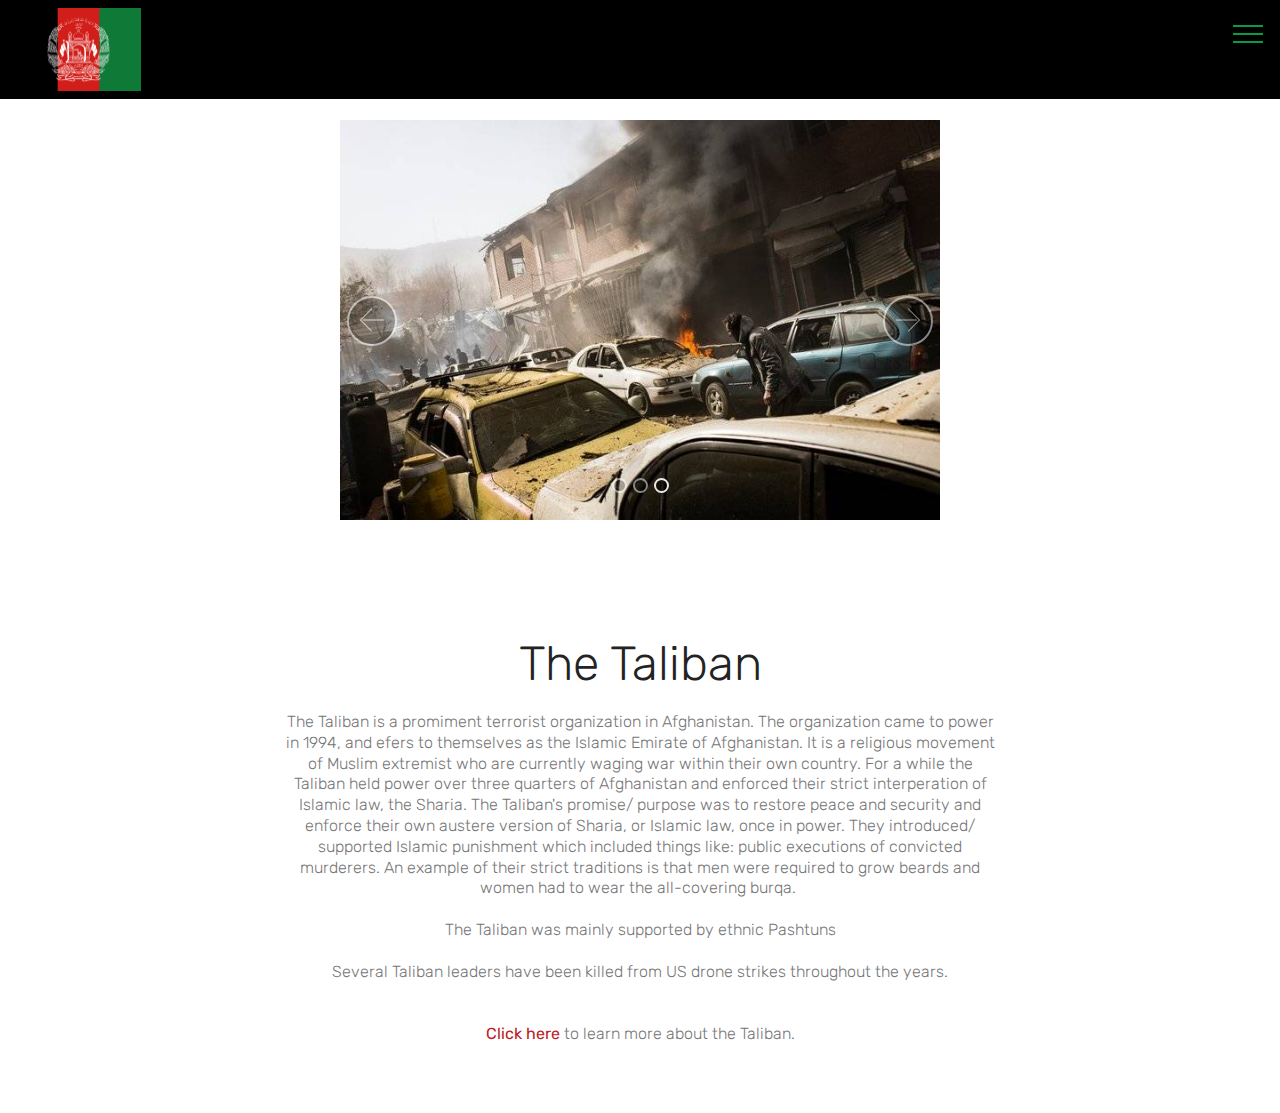
<file: TALIBAN.html>
<!DOCTYPE html>
<html >
<head>
  <!-- Site made with Mobirise Website Builder v4.6.5, https://mobirise.com -->
  <meta charset="UTF-8">
  <meta http-equiv="X-UA-Compatible" content="IE=edge">
  <meta name="generator" content="Mobirise v4.6.5, mobirise.com">
  <meta name="viewport" content="width=device-width, initial-scale=1, minimum-scale=1">
  <link rel="shortcut icon" href="assets/images/2000px-flag-of-afghanistan.svg-2000x1333.png" type="image/x-icon">
  <meta name="description" content="Website Creator Description">
  <title>TALIBAN </title>
  <link rel="stylesheet" href="assets/web/assets/mobirise-icons/mobirise-icons.css">
  <link rel="stylesheet" href="assets/tether/tether.min.css">
  <link rel="stylesheet" href="assets/bootstrap/css/bootstrap.min.css">
  <link rel="stylesheet" href="assets/bootstrap/css/bootstrap-grid.min.css">
  <link rel="stylesheet" href="assets/bootstrap/css/bootstrap-reboot.min.css">
  <link rel="stylesheet" href="assets/dropdown/css/style.css">
  <link rel="stylesheet" href="assets/theme/css/style.css">
  <link rel="stylesheet" href="assets/mobirise/css/mbr-additional.css" type="text/css">
  
  
  
</head>
<body>
  <section class="carousel slide cid-qKKnezLqZQ" data-interval="false" id="slider2-1l">

    
    <div class="container content-slider">
        <div class="content-slider-wrap">
            <div><div class="mbr-slider slide carousel" data-pause="true" data-keyboard="false" data-ride="false" data-interval="false"><ol class="carousel-indicators"><li data-app-prevent-settings="" data-target="#slider2-1l" data-slide-to="0"></li><li data-app-prevent-settings="" data-target="#slider2-1l" data-slide-to="1"></li><li data-app-prevent-settings="" data-target="#slider2-1l" class=" active" data-slide-to="2"></li></ol><div class="carousel-inner" role="listbox"><div class="carousel-item slider-fullscreen-image" data-bg-video-slide="false" style="background-image: url(assets/images/taliban-2000x1342.jpg);"><div class="container container-slide"><div class="image_wrapper"><img src="assets/images/taliban-2000x1342.jpg"><div class="carousel-caption justify-content-center"><div class="col-10 align-center"></div></div></div></div></div><div class="carousel-item slider-fullscreen-image" data-bg-video-slide="false" style="background-image: url(assets/images/showimage-898x628.jpg);"><div class="container container-slide"><div class="image_wrapper"><img src="assets/images/showimage-898x628.jpg"><div class="carousel-caption justify-content-center"><div class="col-10 align-center"></div></div></div></div></div><div class="carousel-item slider-fullscreen-image active" data-bg-video-slide="false" style="background-image: url(assets/images/merlin-132977033-da28dc4b-601d-4569-ab96-b99645c44230-master675-675x450.jpg);"><div class="container container-slide"><div class="image_wrapper"><img src="assets/images/merlin-132977033-da28dc4b-601d-4569-ab96-b99645c44230-master675-675x450.jpg"><div class="carousel-caption justify-content-center"><div class="col-10 align-center"></div></div></div></div></div></div><a data-app-prevent-settings="" class="carousel-control carousel-control-prev" role="button" data-slide="prev" href="#slider2-1l"><span aria-hidden="true" class="mbri-left mbr-iconfont"></span><span class="sr-only">Previous</span></a><a data-app-prevent-settings="" class="carousel-control carousel-control-next" role="button" data-slide="next" href="#slider2-1l"><span aria-hidden="true" class="mbri-right mbr-iconfont"></span><span class="sr-only">Next</span></a></div></div> 
        </div>
    </div>
</section>

<section class="engine"><a href="https://mobirise.ws/e">best website creation software</a></section><section class="menu cid-qKvibDBCix" once="menu" id="menu1-b">

    

    <nav class="navbar navbar-expand beta-menu navbar-dropdown align-items-center navbar-fixed-top collapsed">
        <button class="navbar-toggler navbar-toggler-right" type="button" data-toggle="collapse" data-target="#navbarSupportedContent" aria-controls="navbarSupportedContent" aria-expanded="false" aria-label="Toggle navigation">
            <div class="hamburger">
                <span></span>
                <span></span>
                <span></span>
                <span></span>
            </div>
        </button>
        <div class="menu-logo">
            <div class="navbar-brand">
                <span class="navbar-logo">
                    <a href="index.html">
                         <img src="assets/images/2000px-flag-of-afghanistan.svg-2000x1333.png" alt="Mobirise" title="" style="height: 5.2rem;">
                    </a>
                </span>
                
            </div>
        </div>
        <div class="collapse navbar-collapse" id="navbarSupportedContent">
            <ul class="navbar-nav nav-dropdown nav-right" data-app-modern-menu="true"><li class="nav-item">
                    <a class="nav-link link text-white display-4" href="https://maythid.github.io/afghanistan/index.html"><span class="mbri-home mbr-iconfont mbr-iconfont-btn"></span>
                        
                        HOME &nbsp; &nbsp; &nbsp; &nbsp; &nbsp; &nbsp; &nbsp;</a>
                </li><li class="nav-item"><a class="nav-link link text-white display-4" href="USAID .html"><span class="mbri-protect mbr-iconfont mbr-iconfont-btn"></span>
                        
                        US AID &amp; INTERACTION IN AFGHANISTAN
                    </a></li><li class="nav-item"><a class="nav-link link text-white display-4" href="TIMELINE.html"><span class="mbri-calendar mbr-iconfont mbr-iconfont-btn"></span>
                        TIMELINE &nbsp; &nbsp; &nbsp; &nbsp; &nbsp; &nbsp; &nbsp; &nbsp; &nbsp; &nbsp;&nbsp;</a></li><li class="nav-item"><a class="nav-link link text-white display-4" href="ETHNICGROUPS.html"><span class="mbri-users mbr-iconfont mbr-iconfont-btn"></span>
                        ETHNIC GROUPS &nbsp; &nbsp; &nbsp; &nbsp; &nbsp; &nbsp; &nbsp; &nbsp; &nbsp; &nbsp;&nbsp;</a></li><li class="nav-item"><a class="nav-link link text-white display-4" href="VOCABULARY.html"><span class="mbri-edit mbr-iconfont mbr-iconfont-btn"></span>
                        VOCABULARY &nbsp; &nbsp; &nbsp; &nbsp; &nbsp; &nbsp; &nbsp; &nbsp; &nbsp; &nbsp;&nbsp;</a></li><li class="nav-item dropdown"><a class="nav-link link text-white display-4" href="TERRORISM.html" aria-expanded="true"><span class="mbri-target mbr-iconfont mbr-iconfont-btn"></span>
                        TERRORISM &nbsp; &nbsp; &nbsp; &nbsp; &nbsp; &nbsp; &nbsp; &nbsp; &nbsp; &nbsp;&nbsp;</a></li><li class="nav-item"><a class="nav-link link text-white display-4" href="SOCIALJUSTICE .html" aria-expanded="true"><span class="mbri-globe-2 mbr-iconfont mbr-iconfont-btn"></span>SOCIAL JUSTICE &nbsp; &nbsp; &nbsp; &nbsp; &nbsp; &nbsp; &nbsp; &nbsp; &nbsp; &nbsp;&nbsp;</a></li></ul>
            
        </div>
    </nav>
</section>

<section class="mbr-section content4 cid-qKKjLWIkiD" id="content4-1i">

    

    <div class="container">
        <div class="media-container-row">
            <div class="title col-12 col-md-8">
                <h2 class="align-center pb-3 mbr-fonts-style display-2">
                    The Taliban</h2>
                <h3 class="mbr-section-subtitle align-center mbr-light mbr-fonts-style display-7"><div>The Taliban is a promiment terrorist organization in Afghanistan. The organization came to power in 1994, and efers to themselves as the Islamic Emirate of Afghanistan. It is a religious movement of Muslim extremist who are currently waging war within their own country. For a while the Taliban held power over three quarters of Afghanistan and enforced their strict interperation of Islamic law, the Sharia. The Taliban's promise/ purpose was to restore peace and security and enforce their own austere version of Sharia, or Islamic law, once in power. They introduced/ supported Islamic punishment which included things like: public executions of convicted murderers. An example of their strict traditions is that men were required to grow beards and women had to wear the all-covering burqa.&nbsp;</div><div><br></div><div>The Taliban was mainly supported by ethnic Pashtuns</div><div><br></div><div>Several Taliban leaders have been killed from US drone strikes throughout the years.</div><br><br><div><a href="http://www.bbc.com/news/world-south-asia-11451718" target="_blank" class="text-success">Click here</a> to learn more about the Taliban.</div></h3>
                
            </div>
        </div>
    </div>
</section>


  <script src="assets/web/assets/jquery/jquery.min.js"></script>
  <script src="assets/popper/popper.min.js"></script>
  <script src="assets/tether/tether.min.js"></script>
  <script src="assets/bootstrap/js/bootstrap.min.js"></script>
  <script src="assets/smoothscroll/smooth-scroll.js"></script>
  <script src="assets/ytplayer/jquery.mb.ytplayer.min.js"></script>
  <script src="assets/touchswipe/jquery.touch-swipe.min.js"></script>
  <script src="assets/dropdown/js/script.min.js"></script>
  <script src="assets/bootstrapcarouselswipe/bootstrap-carousel-swipe.js"></script>
  <script src="assets/vimeoplayer/jquery.mb.vimeo_player.js"></script>
  <script src="assets/theme/js/script.js"></script>
  <script src="assets/slidervideo/script.js"></script>
  
  
</body>
</html>
</file>
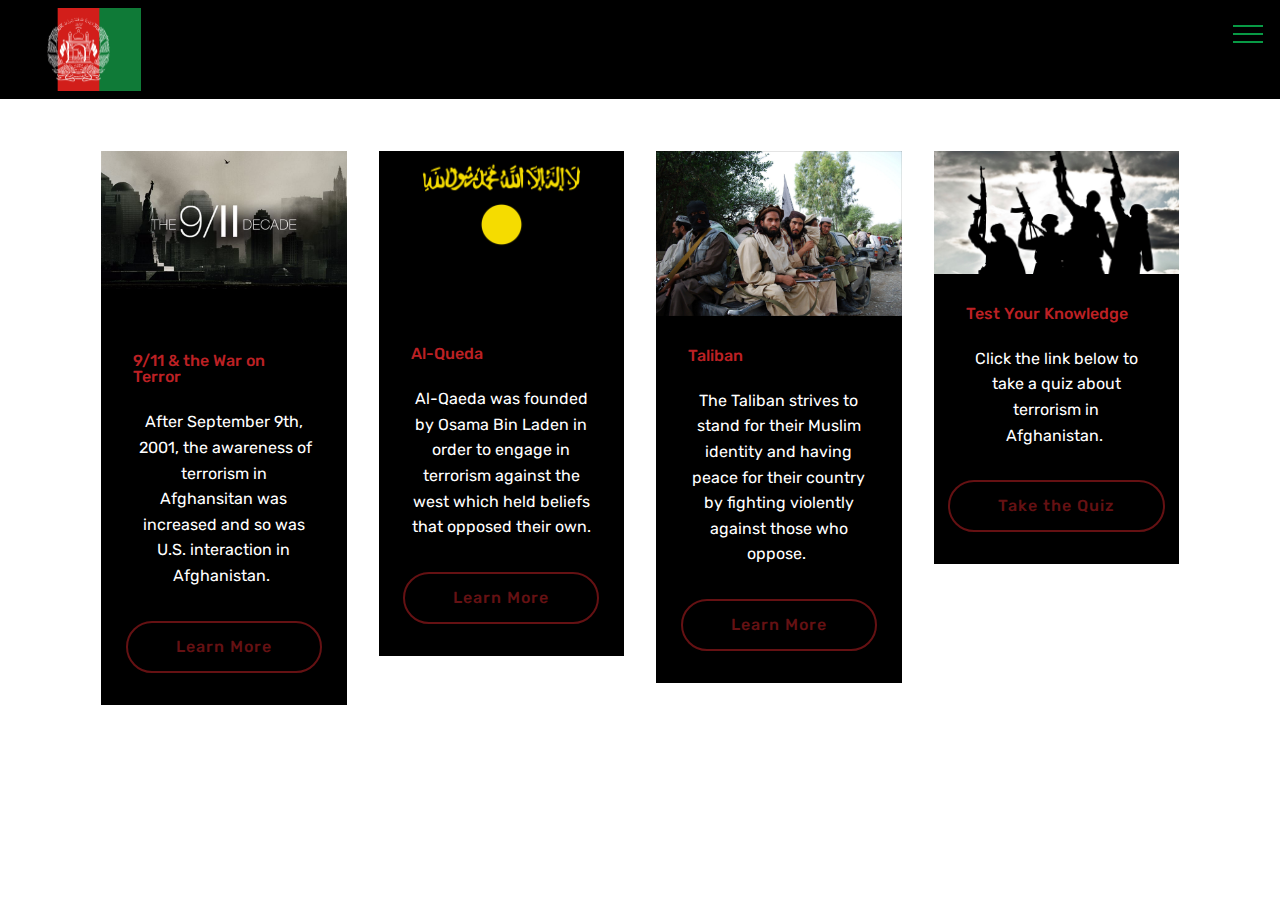
<file: TERRORISM.html>
<!DOCTYPE html>
<html >
<head>
  <!-- Site made with Mobirise Website Builder v4.6.5, https://mobirise.com -->
  <meta charset="UTF-8">
  <meta http-equiv="X-UA-Compatible" content="IE=edge">
  <meta name="generator" content="Mobirise v4.6.5, mobirise.com">
  <meta name="viewport" content="width=device-width, initial-scale=1, minimum-scale=1">
  <link rel="shortcut icon" href="assets/images/2000px-flag-of-afghanistan.svg-2000x1333.png" type="image/x-icon">
  <meta name="description" content="Web Maker Description">
  <title>TERRORISM</title>
  <link rel="stylesheet" href="assets/web/assets/mobirise-icons/mobirise-icons.css">
  <link rel="stylesheet" href="assets/tether/tether.min.css">
  <link rel="stylesheet" href="assets/bootstrap/css/bootstrap.min.css">
  <link rel="stylesheet" href="assets/bootstrap/css/bootstrap-grid.min.css">
  <link rel="stylesheet" href="assets/bootstrap/css/bootstrap-reboot.min.css">
  <link rel="stylesheet" href="assets/dropdown/css/style.css">
  <link rel="stylesheet" href="assets/theme/css/style.css">
  <link rel="stylesheet" href="assets/mobirise/css/mbr-additional.css" type="text/css">
  
  
  
</head>
<body>
  <section class="menu cid-qKv23jN33G" once="menu" id="menu1-7">

    

    <nav class="navbar navbar-expand beta-menu navbar-dropdown align-items-center navbar-fixed-top collapsed">
        <button class="navbar-toggler navbar-toggler-right" type="button" data-toggle="collapse" data-target="#navbarSupportedContent" aria-controls="navbarSupportedContent" aria-expanded="false" aria-label="Toggle navigation">
            <div class="hamburger">
                <span></span>
                <span></span>
                <span></span>
                <span></span>
            </div>
        </button>
        <div class="menu-logo">
            <div class="navbar-brand">
                <span class="navbar-logo">
                    <a href="index.html">
                         <img src="assets/images/2000px-flag-of-afghanistan.svg-2000x1333.png" alt="Mobirise" title="" style="height: 5.2rem;">
                    </a>
                </span>
                
            </div>
        </div>
        <div class="collapse navbar-collapse" id="navbarSupportedContent">
            <ul class="navbar-nav nav-dropdown nav-right" data-app-modern-menu="true"><li class="nav-item">
                    <a class="nav-link link text-white display-4" href="https://maythid.github.io/afghanistan/index.html"><span class="mbri-home mbr-iconfont mbr-iconfont-btn"></span>
                        
                        HOME &nbsp; &nbsp; &nbsp; &nbsp; &nbsp; &nbsp; &nbsp;</a>
                </li><li class="nav-item"><a class="nav-link link text-white display-4" href="USAID .html"><span class="mbri-protect mbr-iconfont mbr-iconfont-btn"></span>
                        
                        US AID &amp; INTERACTION IN AFGHANISTAN
                    </a></li><li class="nav-item"><a class="nav-link link text-white display-4" href="TIMELINE.html"><span class="mbri-calendar mbr-iconfont mbr-iconfont-btn"></span>
                        TIMELINE &nbsp; &nbsp; &nbsp; &nbsp; &nbsp; &nbsp; &nbsp; &nbsp; &nbsp; &nbsp;&nbsp;</a></li><li class="nav-item"><a class="nav-link link text-white display-4" href="ETHNICGROUPS.html"><span class="mbri-users mbr-iconfont mbr-iconfont-btn"></span>
                        ETHNIC GROUPS &nbsp; &nbsp; &nbsp; &nbsp; &nbsp; &nbsp; &nbsp; &nbsp; &nbsp; &nbsp;&nbsp;</a></li><li class="nav-item"><a class="nav-link link text-white display-4" href="VOCABULARY.html"><span class="mbri-edit mbr-iconfont mbr-iconfont-btn"></span>
                        VOCABULARY &nbsp; &nbsp; &nbsp; &nbsp; &nbsp; &nbsp; &nbsp; &nbsp; &nbsp; &nbsp;&nbsp;</a></li><li class="nav-item dropdown"><a class="nav-link link text-white display-4" href="TERRORISM.html" aria-expanded="true"><span class="mbri-target mbr-iconfont mbr-iconfont-btn"></span>
                        TERRORISM &nbsp; &nbsp; &nbsp; &nbsp; &nbsp; &nbsp; &nbsp; &nbsp; &nbsp; &nbsp;&nbsp;</a></li><li class="nav-item"><a class="nav-link link text-white display-4" href="SOCIALJUSTICE .html" aria-expanded="true"><span class="mbri-globe-2 mbr-iconfont mbr-iconfont-btn"></span>SOCIAL JUSTICE &nbsp; &nbsp; &nbsp; &nbsp; &nbsp; &nbsp; &nbsp; &nbsp; &nbsp; &nbsp;&nbsp;</a></li></ul>
            
        </div>
    </nav>
</section>

<section class="engine"><a href="https://mobirise.ws/m">drag and drop site maker</a></section><section class="features3 cid-qKKjY3eHxD" id="features3-1j">

    

    
    <div class="container">
        <div class="media-container-row">
            <div class="card p-3 col-12 col-md-6 col-lg-3">
                <div class="card-wrapper">
                    <div class="card-img">
                        <img src="assets/images/2011969373476734-21-800x450.jpg" alt="Mobirise" title="">
                    </div>
                    <div class="card-box">
                        <h4 class="card-title mbr-fonts-style display-7"><br><br>9/11 &amp; the War on Terror</h4>
                        <p class="mbr-text mbr-fonts-style display-7">After September 9th, &nbsp;2001, the awareness of terrorism in Afghansitan was increased and so was U.S. interaction in Afghanistan.&nbsp;</p>
                    </div>
                    <div class="mbr-section-btn text-center"><a href="911.html" class="btn btn-secondary-outline display-4">
                            Learn More
                        </a></div>
                </div>
            </div>

            <div class="card p-3 col-12 col-md-6 col-lg-3">
                <div class="card-wrapper">
                    <div class="card-img">
                        <img src="assets/images/flag-of-al-qaeda-in-iraq.svg-2000x1200.png" alt="Mobirise" title="">
                    </div>
                    <div class="card-box">
                        <h4 class="card-title mbr-fonts-style display-7">
                            <br>Al-Queda</h4>
                        <p class="mbr-text mbr-fonts-style display-7">Al-Qaeda was founded by Osama Bin Laden in order to engage in terrorism against the west which held beliefs that opposed their own.</p>
                    </div>
                    <div class="mbr-section-btn text-center"><a href="AL-QUEDA.html" class="btn btn-secondary-outline display-4">
                            Learn More
                        </a></div>
                </div>
            </div>

            <div class="card p-3 col-12 col-md-6 col-lg-3">
                <div class="card-wrapper">
                    <div class="card-img">
                        <img src="assets/images/taliban-2896x1944.jpg" alt="Mobirise" title="">
                    </div>
                    <div class="card-box">
                        <h4 class="card-title mbr-fonts-style display-7">
                            Taliban</h4>
                        <p class="mbr-text mbr-fonts-style display-7">The Taliban strives to stand for their Muslim identity and having peace for their country by fighting violently against those who oppose.&nbsp;<br></p>
                    </div>
                    <div class="mbr-section-btn text-center"><a href="TALIBAN.html" class="btn btn-secondary-outline display-4">
                            Learn More
                        </a></div>
                </div>
            </div>

            <div class="card p-3 col-12 col-md-6 col-lg-3">
                <div class="card-wrapper">
                    <div class="card-img">
                        <img src="assets/images/o-terrorism-facebook-2000x1000.jpg" alt="Mobirise" title="">
                    </div>
                    <div class="card-box">
                        <h4 class="card-title mbr-fonts-style display-7">Test Your Knowledge</h4>
                        <p class="mbr-text mbr-fonts-style display-7">Click the link below to take a quiz about terrorism in Afghanistan.&nbsp;</p>
                    </div>
                    <div class="mbr-section-btn text-center"><a href="https://docs.google.com/forms/d/14I8KOaFDY6ZWVzgqCnmq7b3QTUPSwNTR7wQf6YfeVcc/viewform?edit_requested=true" class="btn btn-secondary-outline display-4">Take the Quiz</a></div>
                </div>
            </div>
        </div>
    </div>
</section>


  <script src="assets/web/assets/jquery/jquery.min.js"></script>
  <script src="assets/popper/popper.min.js"></script>
  <script src="assets/tether/tether.min.js"></script>
  <script src="assets/bootstrap/js/bootstrap.min.js"></script>
  <script src="assets/smoothscroll/smooth-scroll.js"></script>
  <script src="assets/dropdown/js/script.min.js"></script>
  <script src="assets/touchswipe/jquery.touch-swipe.min.js"></script>
  <script src="assets/theme/js/script.js"></script>
  
  
</body>
</html>
</file>
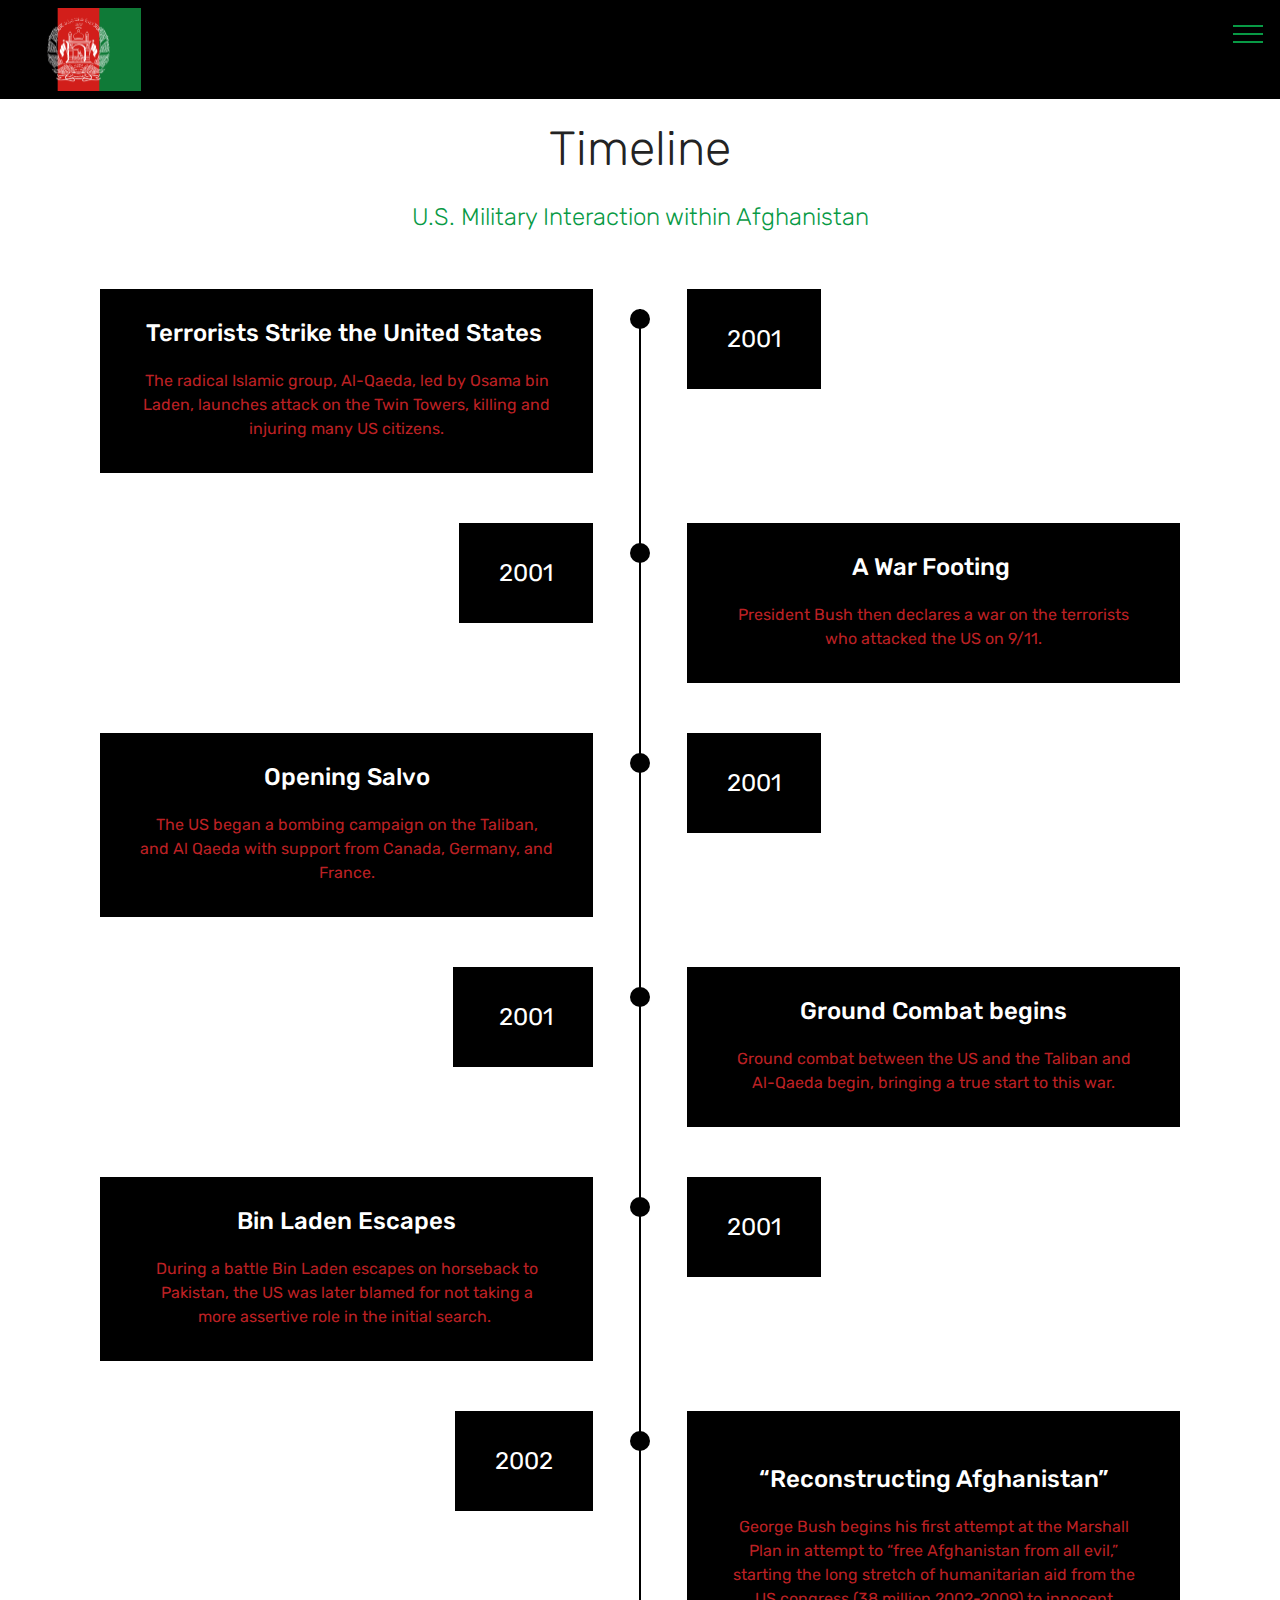
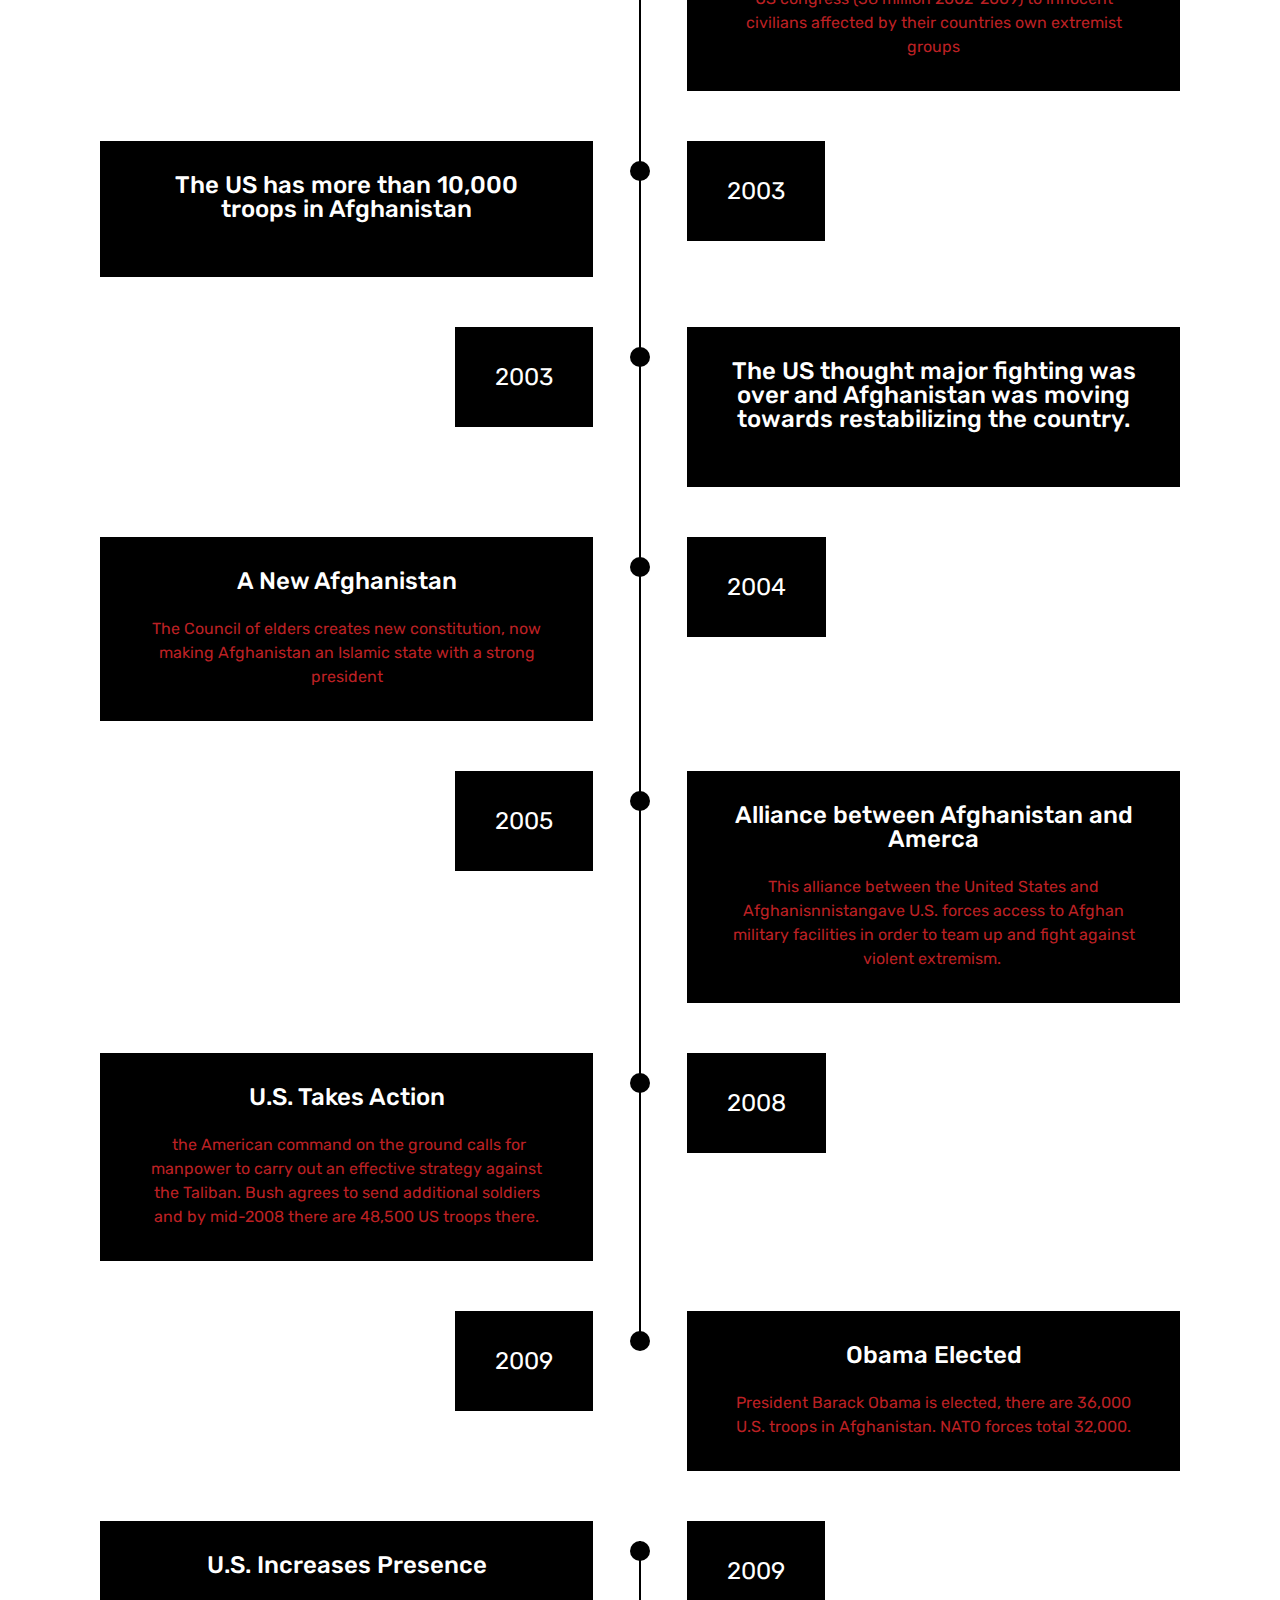
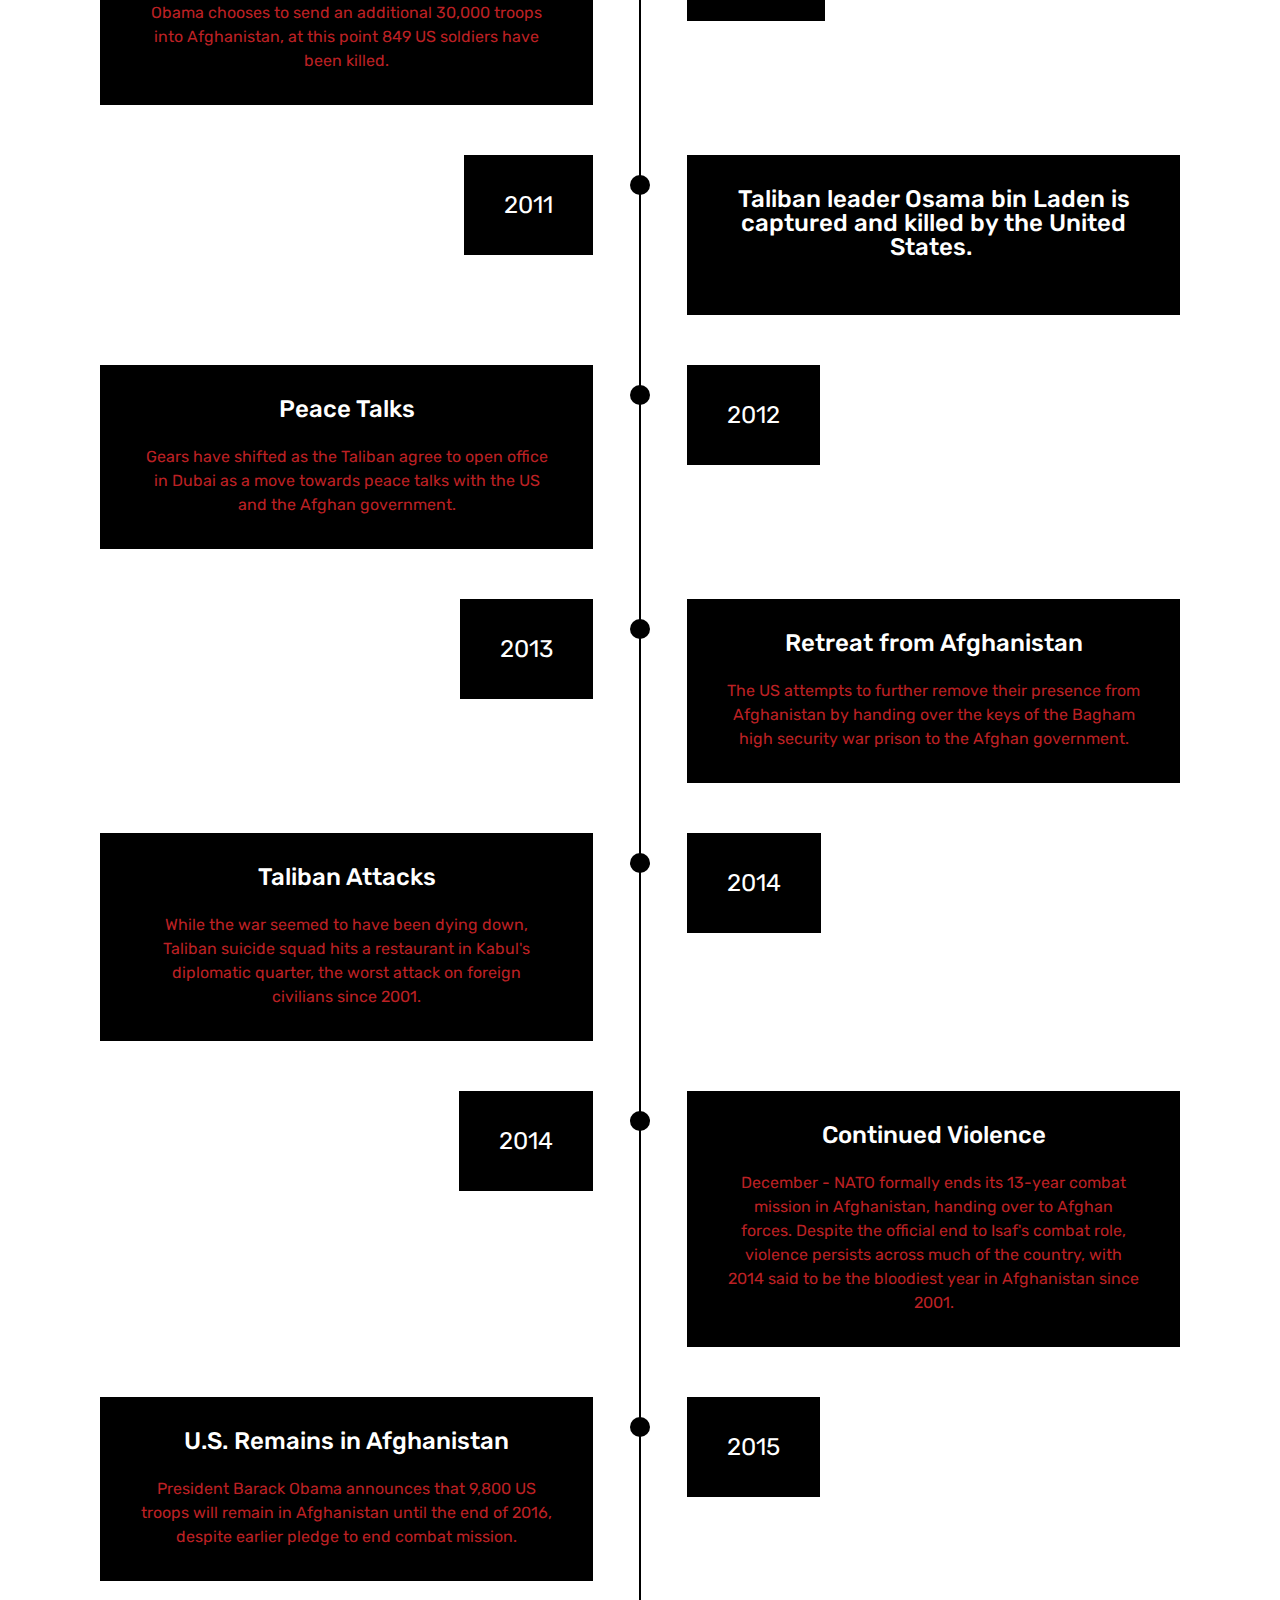
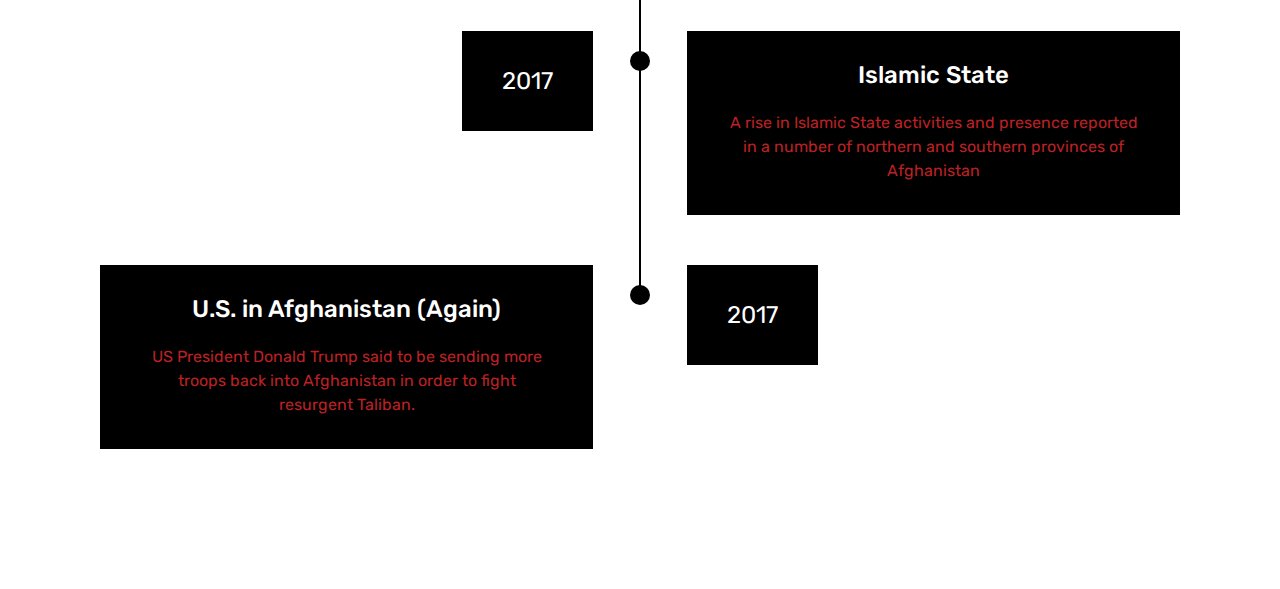
<file: TIMELINE.html>
<!DOCTYPE html>
<html >
<head>
  <!-- Site made with Mobirise Website Builder v4.6.5, https://mobirise.com -->
  <meta charset="UTF-8">
  <meta http-equiv="X-UA-Compatible" content="IE=edge">
  <meta name="generator" content="Mobirise v4.6.5, mobirise.com">
  <meta name="viewport" content="width=device-width, initial-scale=1, minimum-scale=1">
  <link rel="shortcut icon" href="assets/images/2000px-flag-of-afghanistan.svg-2000x1333.png" type="image/x-icon">
  <meta name="description" content="Website Generator Description">
  <title>TIMELINE</title>
  <link rel="stylesheet" href="assets/web/assets/mobirise-icons/mobirise-icons.css">
  <link rel="stylesheet" href="assets/tether/tether.min.css">
  <link rel="stylesheet" href="assets/bootstrap/css/bootstrap.min.css">
  <link rel="stylesheet" href="assets/bootstrap/css/bootstrap-grid.min.css">
  <link rel="stylesheet" href="assets/bootstrap/css/bootstrap-reboot.min.css">
  <link rel="stylesheet" href="assets/dropdown/css/style.css">
  <link rel="stylesheet" href="assets/theme/css/style.css">
  <link rel="stylesheet" href="assets/mobirise/css/mbr-additional.css" type="text/css">
  
  
  
</head>
<body>
  <section class="menu cid-qKv23jN33G" once="menu" id="menu1-5">

    

    <nav class="navbar navbar-expand beta-menu navbar-dropdown align-items-center navbar-fixed-top collapsed">
        <button class="navbar-toggler navbar-toggler-right" type="button" data-toggle="collapse" data-target="#navbarSupportedContent" aria-controls="navbarSupportedContent" aria-expanded="false" aria-label="Toggle navigation">
            <div class="hamburger">
                <span></span>
                <span></span>
                <span></span>
                <span></span>
            </div>
        </button>
        <div class="menu-logo">
            <div class="navbar-brand">
                <span class="navbar-logo">
                    <a href="index.html">
                         <img src="assets/images/2000px-flag-of-afghanistan.svg-2000x1333.png" alt="Mobirise" title="" style="height: 5.2rem;">
                    </a>
                </span>
                
            </div>
        </div>
        <div class="collapse navbar-collapse" id="navbarSupportedContent">
            <ul class="navbar-nav nav-dropdown nav-right" data-app-modern-menu="true"><li class="nav-item">
                    <a class="nav-link link text-white display-4" href="https://maythid.github.io/afghanistan/index.html"><span class="mbri-home mbr-iconfont mbr-iconfont-btn"></span>
                        
                        HOME &nbsp; &nbsp; &nbsp; &nbsp; &nbsp; &nbsp; &nbsp;</a>
                </li><li class="nav-item"><a class="nav-link link text-white display-4" href="USAID .html"><span class="mbri-protect mbr-iconfont mbr-iconfont-btn"></span>
                        
                        US AID &amp; INTERACTION IN AFGHANISTAN
                    </a></li><li class="nav-item"><a class="nav-link link text-white display-4" href="TIMELINE.html"><span class="mbri-calendar mbr-iconfont mbr-iconfont-btn"></span>
                        TIMELINE &nbsp; &nbsp; &nbsp; &nbsp; &nbsp; &nbsp; &nbsp; &nbsp; &nbsp; &nbsp;&nbsp;</a></li><li class="nav-item"><a class="nav-link link text-white display-4" href="ETHNICGROUPS.html"><span class="mbri-users mbr-iconfont mbr-iconfont-btn"></span>
                        ETHNIC GROUPS &nbsp; &nbsp; &nbsp; &nbsp; &nbsp; &nbsp; &nbsp; &nbsp; &nbsp; &nbsp;&nbsp;</a></li><li class="nav-item"><a class="nav-link link text-white display-4" href="VOCABULARY.html"><span class="mbri-edit mbr-iconfont mbr-iconfont-btn"></span>
                        VOCABULARY &nbsp; &nbsp; &nbsp; &nbsp; &nbsp; &nbsp; &nbsp; &nbsp; &nbsp; &nbsp;&nbsp;</a></li><li class="nav-item dropdown"><a class="nav-link link text-white display-4" href="TERRORISM.html" aria-expanded="true"><span class="mbri-target mbr-iconfont mbr-iconfont-btn"></span>
                        TERRORISM &nbsp; &nbsp; &nbsp; &nbsp; &nbsp; &nbsp; &nbsp; &nbsp; &nbsp; &nbsp;&nbsp;</a></li><li class="nav-item"><a class="nav-link link text-white display-4" href="SOCIALJUSTICE .html" aria-expanded="true"><span class="mbri-globe-2 mbr-iconfont mbr-iconfont-btn"></span>SOCIAL JUSTICE &nbsp; &nbsp; &nbsp; &nbsp; &nbsp; &nbsp; &nbsp; &nbsp; &nbsp; &nbsp;&nbsp;</a></li></ul>
            
        </div>
    </nav>
</section>

<section class="engine"><a href="https://mobirise.ws/i">how to build your own website</a></section><section class="timeline1 cid-qKwaA6N6J2" id="timeline1-i">

    

    

    <div class="container align-center">
        <h2 class="mbr-section-title pb-3 mbr-fonts-style display-2">
            Timeline
        </h2>
        <h3 class="mbr-section-subtitle pb-5 mbr-fonts-style display-5">U.S. Military Interaction within Afghanistan</h3>

        <div class="container timelines-container" mbri-timelines="">
            <div class="row timeline-element reverse separline">      
                 <div class="timeline-date-panel col-xs-12 col-md-6  align-left">         
                    <div class="time-line-date-content">
                        <p class="mbr-timeline-date mbr-fonts-style display-5">
                            2001</p>
                    </div>
                </div>
           <span class="iconBackground"></span>
            <div class="col-xs-12 col-md-6 align-right">
                <div class="timeline-text-content">
                    <h4 class="mbr-timeline-title pb-3 mbr-fonts-style display-5">Terrorists Strike the United States&nbsp;</h4>
                    <p class="mbr-timeline-text mbr-fonts-style display-7">
                        The radical Islamic group, Al-Qaeda, led by Osama bin Laden, launches attack on the Twin Towers, killing and injuring many US citizens. 
                    </p>
                 </div>
            </div>
            </div>

            <div class="row timeline-element  separline">
                <div class="timeline-date-panel col-xs-12 col-md-6 align-right">
                    <div class="time-line-date-content">
                        <p class="mbr-timeline-date mbr-fonts-style display-5">
                            2001</p>
                    </div>
                </div>
                <span class="iconBackground"></span>
                <div class="col-xs-12 col-md-6 align-left ">
                    <div class="timeline-text-content">
                        <h4 class="mbr-timeline-title pb-3 mbr-fonts-style display-5">A War Footing&nbsp;</h4>
                        <p class="mbr-timeline-text mbr-fonts-style display-7">
                            President Bush then declares a war on the terrorists who attacked the US on 9/11.
                        </p>
                    </div>
                </div>
            </div> 


            <div class="row timeline-element reverse separline">
                <div class="timeline-date-panel col-xs-12 col-md-6  align-left">
                    <div class="time-line-date-content">
                        <p class="mbr-timeline-date mbr-fonts-style display-5">2001</p>
                    </div>
                </div>
                <span class="iconBackground"></span>
                <div class="col-xs-12 col-md-6 align-right">
                    <div class="timeline-text-content">
                        <h4 class="mbr-timeline-title pb-3 mbr-fonts-style display-5">Opening Salvo</h4>      
                        <p class="mbr-timeline-text mbr-fonts-style display-7">
                            The US began a bombing campaign on the Taliban, and Al Qaeda with support from Canada, Germany, and France.
                        </p>
                    </div>
                </div>
            </div>

            <div class="row timeline-element  separline">
                <div class="timeline-date-panel col-xs-12 col-md-6 align-right">
                    <div class="time-line-date-content">
                        <p class="mbr-timeline-date mbr-fonts-style display-5">&nbsp;2001</p>
                    </div>
                </div>
                <span class="iconBackground"></span>
                <div class="col-xs-12 col-md-6 align-left ">
                    <div class="timeline-text-content">
                        <h4 class="mbr-timeline-title pb-3 mbr-fonts-style display-5">Ground Combat begins</h4>
                        <p class="mbr-timeline-text mbr-fonts-style display-7">
                             Ground combat between the US and the Taliban and Al-Qaeda begin, bringing a true start to this war. 
                        </p>
                    </div>
                </div>
            </div>


            <div class="row timeline-element reverse separline">
                <div class="timeline-date-panel col-xs-12 col-md-6  align-left">
                    <div class="time-line-date-content">
                        <p class="mbr-timeline-date mbr-fonts-style display-5">2001</p>
                    </div>
                </div>
                <span class="iconBackground"></span>
                <div class="col-xs-12 col-md-6 align-right">
                    <div class="timeline-text-content">
                        <h4 class="mbr-timeline-title pb-3 mbr-fonts-style display-5">Bin Laden Escapes</h4>
                        <p class="mbr-timeline-text mbr-fonts-style display-7">During a battle Bin Laden escapes on horseback to Pakistan, the US was later blamed for not taking a  more assertive role in the initial search.&nbsp;<br></p>
                    </div>
                </div>
            </div>


            <div class="row timeline-element separline">
                <div class="timeline-date-panel col-xs-12 col-md-6 align-right">
                    <div class="time-line-date-content">
                       <p class="mbr-timeline-date mbr-fonts-style display-5">
                            2002</p>
                    </div>
                </div>
                <span class="iconBackground"></span>
                <div class="col-xs-12 col-md-6 align-left ">
                    <div class="timeline-text-content">
                        <h4 class="mbr-timeline-title pb-3 mbr-fonts-style display-5"><div><br></div><div>“Reconstructing Afghanistan”</div></h4>
                        <p class="mbr-timeline-text mbr-fonts-style display-7">
                             George Bush begins his first attempt at the Marshall Plan in attempt to “free Afghanistan from all evil,” starting the long stretch of humanitarian aid from the US congress (38 million 2002-2009) to innocent civilians affected by their countries own extremist groups 
                        </p>
                    </div>
                </div>
            </div>

            <div class="row timeline-element reverse separline">
                <div class="timeline-date-panel col-xs-12 col-md-6  align-left">
                    <div class="time-line-date-content">
                        <p class="mbr-timeline-date mbr-fonts-style display-5">2003</p>
                    </div>
                </div>
                <span class="iconBackground"></span>
                <div class="col-xs-12 col-md-6 align-right">
                    <div class="timeline-text-content">
                        <h4 class="mbr-timeline-title pb-3 mbr-fonts-style display-5">The US has more than 10,000 troops in Afghanistan<br></h4>
                        <p class="mbr-timeline-text mbr-fonts-style display-7"></p>
                    </div>
                </div>
            </div>

            <div class="row timeline-element separline">
                <div class="timeline-date-panel col-xs-12 col-md-6 align-right">
                    <div class="time-line-date-content">
                        <p class="mbr-timeline-date mbr-fonts-style display-5">
                           2003</p>
                    </div>
                </div>
                <span class="iconBackground"></span>
                <div class="col-xs-12 col-md-6 align-left ">
                    <div class="timeline-text-content">
                        <h4 class="mbr-timeline-title pb-3 mbr-fonts-style display-5">The US thought major fighting was over and Afghanistan was moving towards restabilizing the country.</h4>
                        <p class="mbr-timeline-text mbr-fonts-style display-7"></p>
                    </div>
                </div>
            </div>

            <div class="row timeline-element reverse separline">
                <div class="timeline-date-panel col-xs-12 col-md-6  align-left">
                    <div class="time-line-date-content">
                        <p class="mbr-timeline-date mbr-fonts-style display-5">
                           2004</p>
                    </div>
                </div>
                <span class="iconBackground"></span>
                <div class="col-xs-12 col-md-6 align-right">
                    <div class="timeline-text-content">
                        <h4 class="mbr-timeline-title pb-3 mbr-fonts-style display-5">A New Afghanistan</h4>

                        <p class="mbr-timeline-text mbr-fonts-style display-7">
                            The Council of elders creates new constitution, now making Afghanistan an Islamic state with a strong president
                        </p>
                    </div>
                </div>
            </div>

            <div class="row timeline-element separline">
                <div class="timeline-date-panel col-xs-12 col-md-6 align-right">
                    <div class="time-line-date-content">
                       <p class="mbr-timeline-date mbr-fonts-style display-5">
                          2005</p>
                    </div>
                </div>
                <span class="iconBackground"></span>
                <div class="col-xs-12 col-md-6 align-left ">
                    <div class="timeline-text-content">
                        <h4 class="mbr-timeline-title pb-3 mbr-fonts-style display-5">Alliance between Afghanistan and Amerca</h4> 
                        <p class="mbr-timeline-text mbr-fonts-style display-7">
                            This alliance between the United States and Afghanisnnistangave U.S. forces access to Afghan military facilities in order to team up and fight against violent extremism.&nbsp;</p>
                    </div>
                </div>
            </div>

            <div class="row timeline-element reverse separline">
                <div class="timeline-date-panel col-xs-12 col-md-6  align-left">
                    <div class="time-line-date-content">
                       <p class="mbr-timeline-date mbr-fonts-style display-5">
                          2008</p>
                    </div>
                </div>
                <span class="iconBackground"></span>
                <div class="col-xs-12 col-md-6 align-right">
                    <div class="timeline-text-content">
                        <h4 class="mbr-timeline-title pb-3 mbr-fonts-style display-5">U.S. Takes Action</h4>
                        <p class="mbr-timeline-text mbr-fonts-style display-7">&nbsp;the American command on the ground calls for manpower to carry out an effective strategy against the Taliban. Bush agrees to send additional soldiers and by mid-2008 there are 48,500 US troops there.<br></p>
                    </div>
                </div>
            </div>

            <div class="row timeline-element">
                <div class="timeline-date-panel col-xs-12 col-md-6 align-right">
                    <div class="time-line-date-content">
                        <p class="mbr-timeline-date mbr-fonts-style display-5">
                           2009</p>
                    </div>
                </div>
                <span class="iconBackground"></span>
                <div class="col-xs-12 col-md-6 align-left ">
                    <div class="timeline-text-content">
                        <h4 class="mbr-timeline-title pb-3 mbr-fonts-style display-5">
                            Obama Elected</h4>
                        <p class="mbr-timeline-text mbr-fonts-style display-7">
                            President Barack Obama is elected, there are 36,000 U.S. troops in Afghanistan. NATO forces total 32,000.
                        </p>
                    </div>
                </div>
            </div>
        </div>
    </div>
</section>

<section class="timeline1 cid-qKYr5grCpN" id="timeline1-27">

    

    

    <div class="container align-center">
        
        

        <div class="container timelines-container" mbri-timelines="">
            <div class="row timeline-element reverse separline">      
                 <div class="timeline-date-panel col-xs-12 col-md-6  align-left">         
                    <div class="time-line-date-content">
                        <p class="mbr-timeline-date mbr-fonts-style display-5">
                            2009</p>
                    </div>
                </div>
           <span class="iconBackground"></span>
            <div class="col-xs-12 col-md-6 align-right">
                <div class="timeline-text-content">
                    <h4 class="mbr-timeline-title pb-3 mbr-fonts-style display-5">U.S. Increases Presence</h4>
                    <p class="mbr-timeline-text mbr-fonts-style display-7">
                        Obama chooses to send an additional 30,000 troops into Afghanistan, at this point 849 US soldiers have been killed. 
                    </p>
                 </div>
            </div>
            </div>

            <div class="row timeline-element  separline">
                <div class="timeline-date-panel col-xs-12 col-md-6 align-right">
                    <div class="time-line-date-content">
                        <p class="mbr-timeline-date mbr-fonts-style display-5">
                            2011</p>
                    </div>
                </div>
                <span class="iconBackground"></span>
                <div class="col-xs-12 col-md-6 align-left ">
                    <div class="timeline-text-content">
                        <h4 class="mbr-timeline-title pb-3 mbr-fonts-style display-5">Taliban leader Osama bin Laden is captured and killed by the United States.&nbsp;</h4>
                        <p class="mbr-timeline-text mbr-fonts-style display-7"></p>
                    </div>
                </div>
            </div> 


            <div class="row timeline-element reverse separline">
                <div class="timeline-date-panel col-xs-12 col-md-6  align-left">
                    <div class="time-line-date-content">
                        <p class="mbr-timeline-date mbr-fonts-style display-5">
                            2012</p>
                    </div>
                </div>
                <span class="iconBackground"></span>
                <div class="col-xs-12 col-md-6 align-right">
                    <div class="timeline-text-content">
                        <h4 class="mbr-timeline-title pb-3 mbr-fonts-style display-5">
                            Peace Talks</h4>      
                        <p class="mbr-timeline-text mbr-fonts-style display-7">
                            Gears have shifted as the Taliban agree to open office in Dubai as a move towards peace talks with the US and the Afghan government.
                        </p>
                    </div>
                </div>
            </div>

            <div class="row timeline-element  separline">
                <div class="timeline-date-panel col-xs-12 col-md-6 align-right">
                    <div class="time-line-date-content">
                        <p class="mbr-timeline-date mbr-fonts-style display-5">
                            2013</p>
                    </div>
                </div>
                <span class="iconBackground"></span>
                <div class="col-xs-12 col-md-6 align-left ">
                    <div class="timeline-text-content">
                        <h4 class="mbr-timeline-title pb-3 mbr-fonts-style display-5">
                            Retreat from Afghanistan</h4>
                        <p class="mbr-timeline-text mbr-fonts-style display-7">
                            The US attempts to further remove their presence from Afghanistan by handing over the keys of the Bagham high security war prison to the Afghan government.
                        </p>
                    </div>
                </div>
            </div>


            <div class="row timeline-element reverse separline">
                <div class="timeline-date-panel col-xs-12 col-md-6  align-left">
                    <div class="time-line-date-content">
                        <p class="mbr-timeline-date mbr-fonts-style display-5">
                            2014</p>
                    </div>
                </div>
                <span class="iconBackground"></span>
                <div class="col-xs-12 col-md-6 align-right">
                    <div class="timeline-text-content">
                        <h4 class="mbr-timeline-title pb-3 mbr-fonts-style display-5">
                            Taliban Attacks</h4>
                        <p class="mbr-timeline-text mbr-fonts-style display-7">
                            While the war seemed to have been dying down, Taliban suicide squad hits a restaurant in Kabul's diplomatic quarter, the worst attack on foreign civilians since 2001.  
                        </p>
                    </div>
                </div>
            </div>


            <div class="row timeline-element separline">
                <div class="timeline-date-panel col-xs-12 col-md-6 align-right">
                    <div class="time-line-date-content">
                       <p class="mbr-timeline-date mbr-fonts-style display-5">
                            2014</p>
                    </div>
                </div>
                <span class="iconBackground"></span>
                <div class="col-xs-12 col-md-6 align-left ">
                    <div class="timeline-text-content">
                        <h4 class="mbr-timeline-title pb-3 mbr-fonts-style display-5">Continued Violence</h4>
                        <p class="mbr-timeline-text mbr-fonts-style display-7">
                             December - NATO formally ends its 13-year combat mission in Afghanistan, handing over to Afghan forces. Despite the official end to Isaf's combat role, violence persists across much of the country, with 2014 said to be the bloodiest year in Afghanistan since 2001.
                        </p>
                    </div>
                </div>
            </div>

            <div class="row timeline-element reverse separline">
                <div class="timeline-date-panel col-xs-12 col-md-6  align-left">
                    <div class="time-line-date-content">
                        <p class="mbr-timeline-date mbr-fonts-style display-5">
                           2015</p>
                    </div>
                </div>
                <span class="iconBackground"></span>
                <div class="col-xs-12 col-md-6 align-right">
                    <div class="timeline-text-content">
                        <h4 class="mbr-timeline-title pb-3 mbr-fonts-style display-5">
                            U.S. Remains in Afghanistan</h4>
                        <p class="mbr-timeline-text mbr-fonts-style display-7">
                            President Barack Obama announces that 9,800 US troops will remain in Afghanistan until the end of 2016, despite earlier pledge to end combat mission.
                        </p>
                    </div>
                </div>
            </div>

            <div class="row timeline-element separline">
                <div class="timeline-date-panel col-xs-12 col-md-6 align-right">
                    <div class="time-line-date-content">
                        <p class="mbr-timeline-date mbr-fonts-style display-5">
                           2017</p>
                    </div>
                </div>
                <span class="iconBackground"></span>
                <div class="col-xs-12 col-md-6 align-left ">
                    <div class="timeline-text-content">
                        <h4 class="mbr-timeline-title pb-3 mbr-fonts-style display-5">Islamic State</h4>
                        <p class="mbr-timeline-text mbr-fonts-style display-7">
                             A rise in Islamic State activities and presence reported in a number of northern and southern provinces of Afghanistan
                        </p>
                    </div>
                </div>
            </div>

            <div class="row timeline-element reverse">
                <div class="timeline-date-panel col-xs-12 col-md-6  align-left">
                    <div class="time-line-date-content">
                        <p class="mbr-timeline-date mbr-fonts-style display-5">
                           2017</p>
                    </div>
                </div>
                <span class="iconBackground"></span>
                <div class="col-xs-12 col-md-6 align-right">
                    <div class="timeline-text-content">
                        <h4 class="mbr-timeline-title pb-3 mbr-fonts-style display-5">
                            U.S. in Afghanistan (Again)</h4>

                        <p class="mbr-timeline-text mbr-fonts-style display-7">
                            US President Donald Trump said to be sending more troops back into Afghanistan in order to fight resurgent Taliban. 
                        </p>
                    </div>
                </div>
            </div>

            

            

            
        </div>
    </div>
</section>


  <script src="assets/web/assets/jquery/jquery.min.js"></script>
  <script src="assets/popper/popper.min.js"></script>
  <script src="assets/tether/tether.min.js"></script>
  <script src="assets/bootstrap/js/bootstrap.min.js"></script>
  <script src="assets/smoothscroll/smooth-scroll.js"></script>
  <script src="assets/dropdown/js/script.min.js"></script>
  <script src="assets/touchswipe/jquery.touch-swipe.min.js"></script>
  <script src="assets/theme/js/script.js"></script>
  
  
</body>
</html>
</file>
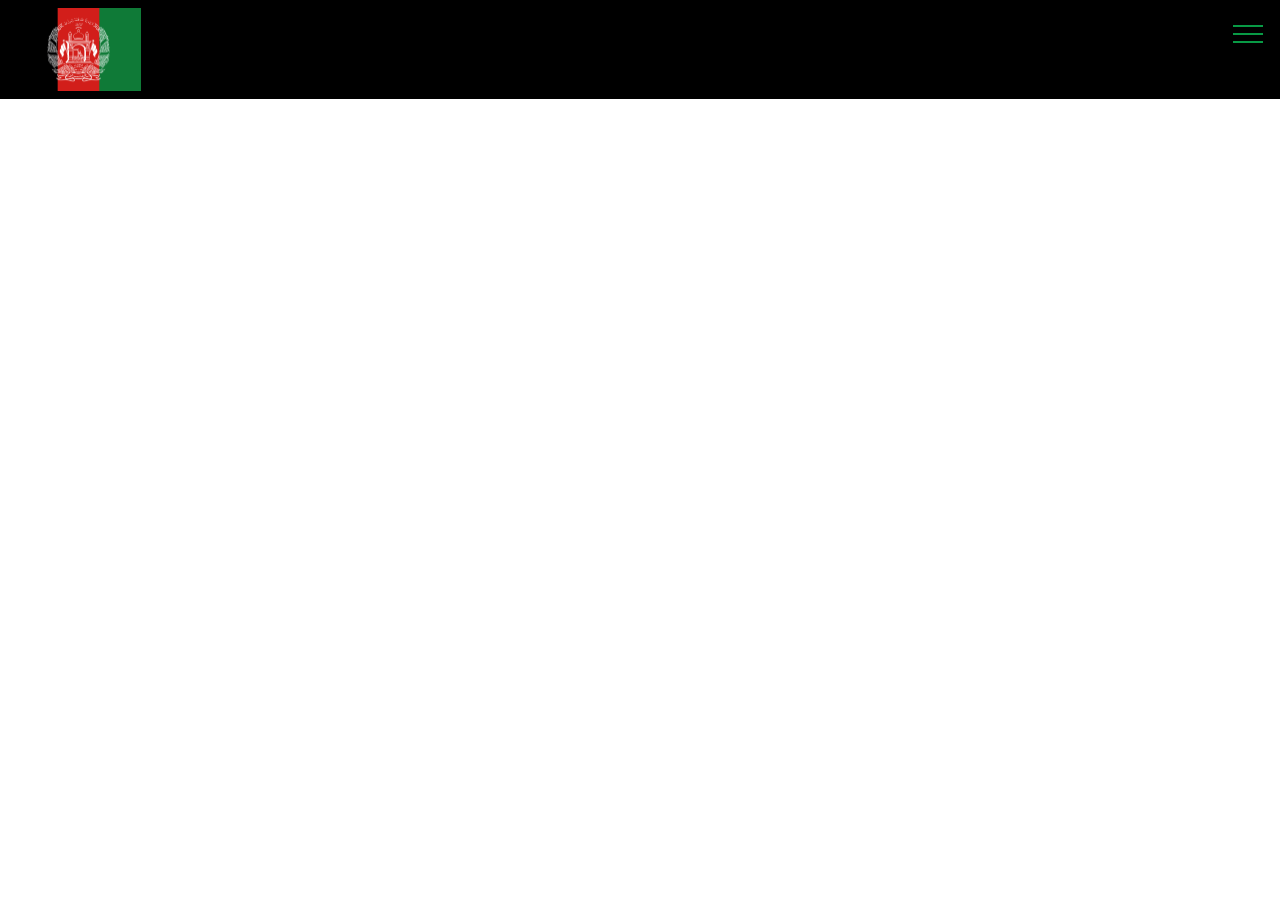
<file: US AID &amp INTERACTION IN AFGHANISTAN.html>
<!DOCTYPE html>
<html >
<head>
  <!-- Site made with Mobirise Website Builder v4.6.5, https://mobirise.com -->
  <meta charset="UTF-8">
  <meta http-equiv="X-UA-Compatible" content="IE=edge">
  <meta name="generator" content="Mobirise v4.6.5, mobirise.com">
  <meta name="viewport" content="width=device-width, initial-scale=1, minimum-scale=1">
  <link rel="shortcut icon" href="assets/images/2000px-flag-of-afghanistan.svg-2000x1333.png" type="image/x-icon">
  <meta name="description" content="Web Creator Description">
  <title>US AID &amp; INTERACTION IN AFGHANISTAN</title>
  <link rel="stylesheet" href="assets/web/assets/mobirise-icons/mobirise-icons.css">
  <link rel="stylesheet" href="assets/tether/tether.min.css">
  <link rel="stylesheet" href="assets/bootstrap/css/bootstrap.min.css">
  <link rel="stylesheet" href="assets/bootstrap/css/bootstrap-grid.min.css">
  <link rel="stylesheet" href="assets/bootstrap/css/bootstrap-reboot.min.css">
  <link rel="stylesheet" href="assets/dropdown/css/style.css">
  <link rel="stylesheet" href="assets/theme/css/style.css">
  <link rel="stylesheet" href="assets/mobirise/css/mbr-additional.css" type="text/css">
  
  
  
</head>
<body>
  <section class="menu cid-qKv23jN33G" once="menu" id="menu1-3">

    

    <nav class="navbar navbar-expand beta-menu navbar-dropdown align-items-center navbar-fixed-top collapsed">
        <button class="navbar-toggler navbar-toggler-right" type="button" data-toggle="collapse" data-target="#navbarSupportedContent" aria-controls="navbarSupportedContent" aria-expanded="false" aria-label="Toggle navigation">
            <div class="hamburger">
                <span></span>
                <span></span>
                <span></span>
                <span></span>
            </div>
        </button>
        <div class="menu-logo">
            <div class="navbar-brand">
                <span class="navbar-logo">
                    <a href="index.html">
                         <img src="assets/images/2000px-flag-of-afghanistan.svg-2000x1333.png" alt="Mobirise" title="" style="height: 5.2rem;">
                    </a>
                </span>
                
            </div>
        </div>
        <div class="collapse navbar-collapse" id="navbarSupportedContent">
            <ul class="navbar-nav nav-dropdown nav-right" data-app-modern-menu="true"><li class="nav-item">
                    <a class="nav-link link text-white display-4" href="https://maythid.github.io/afghanistan/index.html"><span class="mbri-home mbr-iconfont mbr-iconfont-btn"></span>
                        
                        HOME &nbsp; &nbsp; &nbsp; &nbsp; &nbsp; &nbsp; &nbsp;</a>
                </li><li class="nav-item"><a class="nav-link link text-white display-4" href="US AID & INTERACTION IN AFGHANISTAN.html"><span class="mbri-protect mbr-iconfont mbr-iconfont-btn"></span>
                        
                        US AID &amp; INTERACTION IN AFGHANISTAN
                    </a></li><li class="nav-item"><a class="nav-link link text-white display-4" href="TIMELINE.html"><span class="mbri-calendar mbr-iconfont mbr-iconfont-btn"></span>
                        TIMELINE &nbsp; &nbsp; &nbsp; &nbsp; &nbsp; &nbsp; &nbsp; &nbsp; &nbsp; &nbsp;&nbsp;</a></li><li class="nav-item"><a class="nav-link link text-white display-4" href="ETHNICGROUPS.html"><span class="mbri-users mbr-iconfont mbr-iconfont-btn"></span>
                        ETHNIC GROUPS &nbsp; &nbsp; &nbsp; &nbsp; &nbsp; &nbsp; &nbsp; &nbsp; &nbsp; &nbsp;&nbsp;</a></li><li class="nav-item"><a class="nav-link link text-white display-4" href="VOCABULARY.html"><span class="mbri-edit mbr-iconfont mbr-iconfont-btn"></span>
                        VOCABULARY &nbsp; &nbsp; &nbsp; &nbsp; &nbsp; &nbsp; &nbsp; &nbsp; &nbsp; &nbsp;&nbsp;</a></li><li class="nav-item dropdown"><a class="nav-link link text-white display-4" href="TERRORISM.html" aria-expanded="true"><span class="mbri-target mbr-iconfont mbr-iconfont-btn"></span>
                        TERRORISM &nbsp; &nbsp; &nbsp; &nbsp; &nbsp; &nbsp; &nbsp; &nbsp; &nbsp; &nbsp;&nbsp;</a></li><li class="nav-item"><a class="nav-link link text-white display-4" href="SOCIALJUSTICE .html" aria-expanded="true"><span class="mbri-globe-2 mbr-iconfont mbr-iconfont-btn"></span>SOCIAL JUSTICE &nbsp; &nbsp; &nbsp; &nbsp; &nbsp; &nbsp; &nbsp; &nbsp; &nbsp; &nbsp;&nbsp;</a></li></ul>
            
        </div>
    </nav>
</section>


  <section class="engine"><a href="https://mobirise.ws/e">best website creation software</a></section><script src="assets/web/assets/jquery/jquery.min.js"></script>
  <script src="assets/popper/popper.min.js"></script>
  <script src="assets/tether/tether.min.js"></script>
  <script src="assets/bootstrap/js/bootstrap.min.js"></script>
  <script src="assets/smoothscroll/smooth-scroll.js"></script>
  <script src="assets/dropdown/js/script.min.js"></script>
  <script src="assets/touchswipe/jquery.touch-swipe.min.js"></script>
  <script src="assets/theme/js/script.js"></script>
  
  
</body>
</html>
</file>
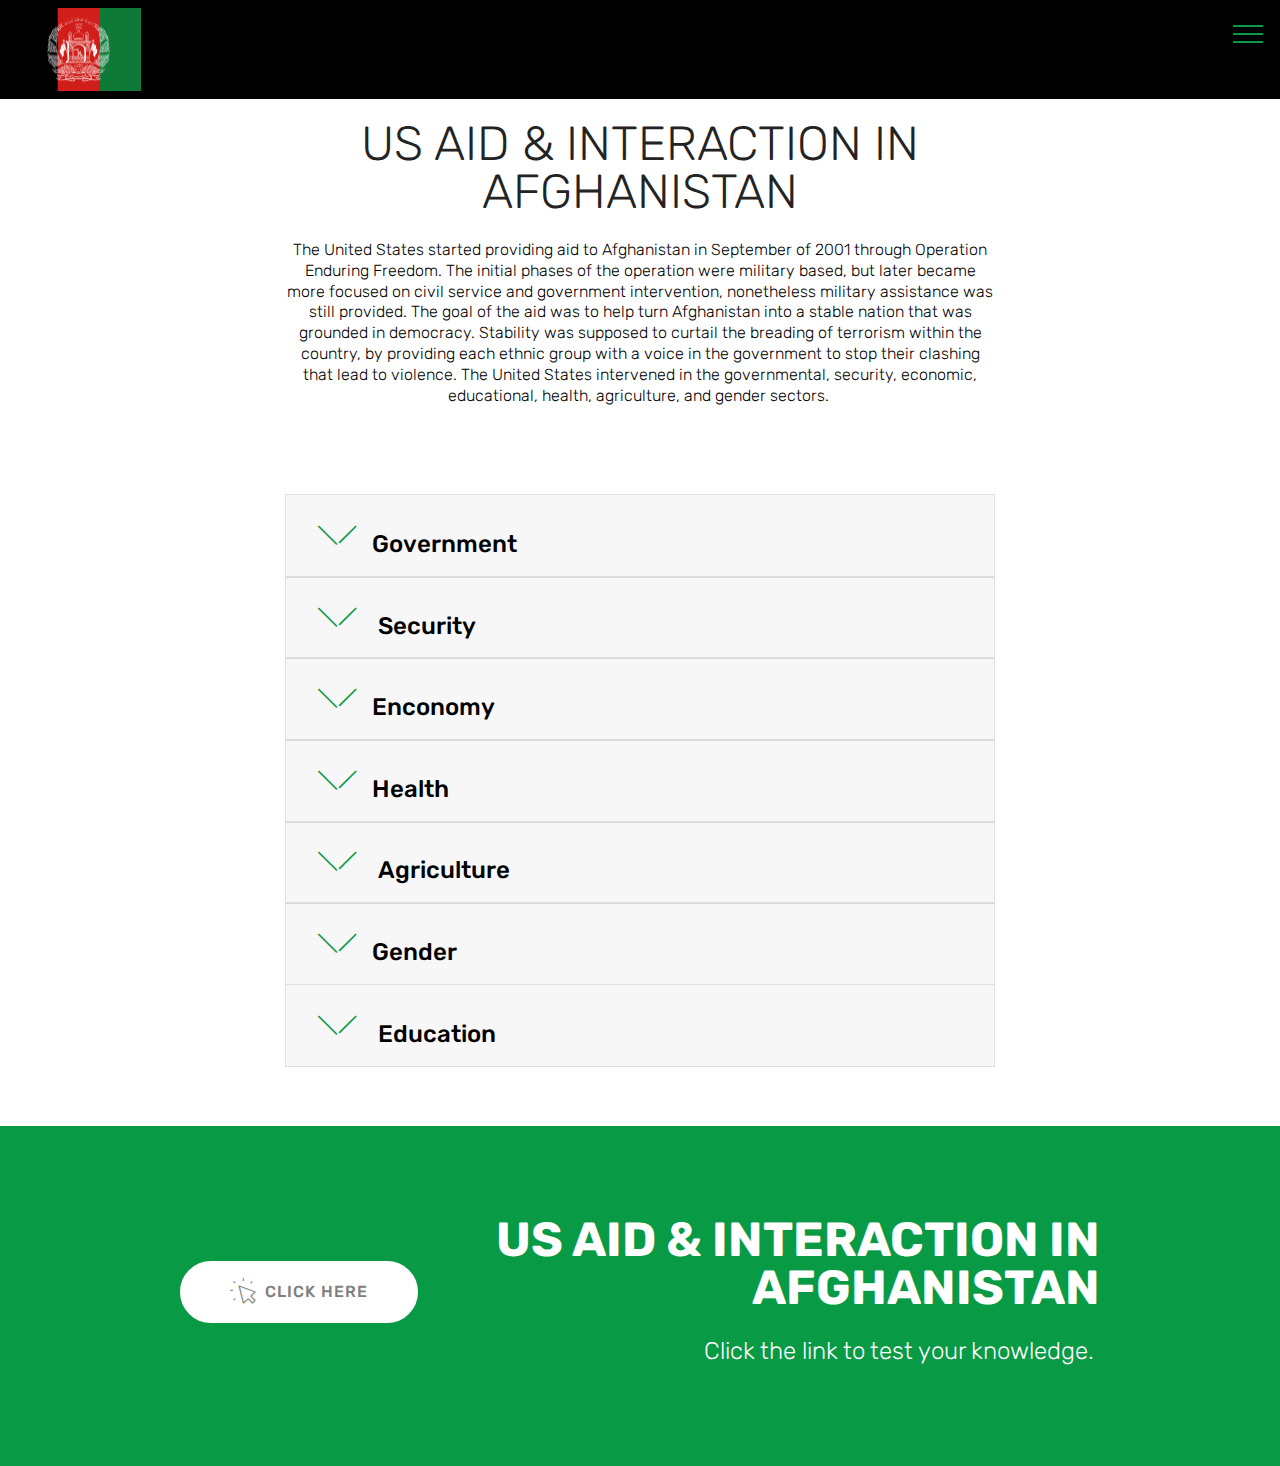
<file: USAID .html>
<!DOCTYPE html>
<html >
<head>
  <!-- Site made with Mobirise Website Builder v4.6.5, https://mobirise.com -->
  <meta charset="UTF-8">
  <meta http-equiv="X-UA-Compatible" content="IE=edge">
  <meta name="generator" content="Mobirise v4.6.5, mobirise.com">
  <meta name="viewport" content="width=device-width, initial-scale=1, minimum-scale=1">
  <link rel="shortcut icon" href="assets/images/2000px-flag-of-afghanistan.svg-2000x1333.png" type="image/x-icon">
  <meta name="description" content="Web Creator Description">
  <title>US AID &amp; INTERACTION IN AFGHANISTAN</title>
  <link rel="stylesheet" href="assets/web/assets/mobirise-icons/mobirise-icons.css">
  <link rel="stylesheet" href="assets/tether/tether.min.css">
  <link rel="stylesheet" href="assets/bootstrap/css/bootstrap.min.css">
  <link rel="stylesheet" href="assets/bootstrap/css/bootstrap-grid.min.css">
  <link rel="stylesheet" href="assets/bootstrap/css/bootstrap-reboot.min.css">
  <link rel="stylesheet" href="assets/dropdown/css/style.css">
  <link rel="stylesheet" href="assets/theme/css/style.css">
  <link rel="stylesheet" href="assets/mobirise/css/mbr-additional.css" type="text/css">
  
  
  
</head>
<body>
  <section class="menu cid-qKv23jN33G" once="menu" id="menu1-3">

    

    <nav class="navbar navbar-expand beta-menu navbar-dropdown align-items-center navbar-fixed-top collapsed">
        <button class="navbar-toggler navbar-toggler-right" type="button" data-toggle="collapse" data-target="#navbarSupportedContent" aria-controls="navbarSupportedContent" aria-expanded="false" aria-label="Toggle navigation">
            <div class="hamburger">
                <span></span>
                <span></span>
                <span></span>
                <span></span>
            </div>
        </button>
        <div class="menu-logo">
            <div class="navbar-brand">
                <span class="navbar-logo">
                    <a href="index.html">
                         <img src="assets/images/2000px-flag-of-afghanistan.svg-2000x1333.png" alt="Mobirise" title="" style="height: 5.2rem;">
                    </a>
                </span>
                
            </div>
        </div>
        <div class="collapse navbar-collapse" id="navbarSupportedContent">
            <ul class="navbar-nav nav-dropdown nav-right" data-app-modern-menu="true"><li class="nav-item">
                    <a class="nav-link link text-white display-4" href="https://maythid.github.io/afghanistan/index.html"><span class="mbri-home mbr-iconfont mbr-iconfont-btn"></span>
                        
                        HOME &nbsp; &nbsp; &nbsp; &nbsp; &nbsp; &nbsp; &nbsp;</a>
                </li><li class="nav-item"><a class="nav-link link text-white display-4" href="USAID .html"><span class="mbri-protect mbr-iconfont mbr-iconfont-btn"></span>
                        
                        US AID &amp; INTERACTION IN AFGHANISTAN
                    </a></li><li class="nav-item"><a class="nav-link link text-white display-4" href="TIMELINE.html"><span class="mbri-calendar mbr-iconfont mbr-iconfont-btn"></span>
                        TIMELINE &nbsp; &nbsp; &nbsp; &nbsp; &nbsp; &nbsp; &nbsp; &nbsp; &nbsp; &nbsp;&nbsp;</a></li><li class="nav-item"><a class="nav-link link text-white display-4" href="ETHNICGROUPS.html"><span class="mbri-users mbr-iconfont mbr-iconfont-btn"></span>
                        ETHNIC GROUPS &nbsp; &nbsp; &nbsp; &nbsp; &nbsp; &nbsp; &nbsp; &nbsp; &nbsp; &nbsp;&nbsp;</a></li><li class="nav-item"><a class="nav-link link text-white display-4" href="VOCABULARY.html"><span class="mbri-edit mbr-iconfont mbr-iconfont-btn"></span>
                        VOCABULARY &nbsp; &nbsp; &nbsp; &nbsp; &nbsp; &nbsp; &nbsp; &nbsp; &nbsp; &nbsp;&nbsp;</a></li><li class="nav-item dropdown"><a class="nav-link link text-white display-4" href="TERRORISM.html" aria-expanded="true"><span class="mbri-target mbr-iconfont mbr-iconfont-btn"></span>
                        TERRORISM &nbsp; &nbsp; &nbsp; &nbsp; &nbsp; &nbsp; &nbsp; &nbsp; &nbsp; &nbsp;&nbsp;</a></li><li class="nav-item"><a class="nav-link link text-white display-4" href="SOCIALJUSTICE .html" aria-expanded="true"><span class="mbri-globe-2 mbr-iconfont mbr-iconfont-btn"></span>SOCIAL JUSTICE &nbsp; &nbsp; &nbsp; &nbsp; &nbsp; &nbsp; &nbsp; &nbsp; &nbsp; &nbsp;&nbsp;</a></li></ul>
            
        </div>
    </nav>
</section>

<section class="engine"><a href="https://mobirise.ws/c">best web site maker</a></section><section class="mbr-section content4 cid-qKV8cCzzNk" id="content4-1t">

    

    <div class="container">
        <div class="media-container-row">
            <div class="title col-12 col-md-8">
                <h2 class="align-center pb-3 mbr-fonts-style display-2">US AID &amp; INTERACTION IN AFGHANISTAN</h2>
                <h3 class="mbr-section-subtitle align-center mbr-light mbr-fonts-style display-7">The United States started providing aid to Afghanistan in September of 2001 through Operation Enduring Freedom. The initial phases of the operation were military based, but later became more focused on civil service and government intervention, nonetheless military assistance was still provided. The goal of the aid was to help turn Afghanistan into a stable nation that was grounded in democracy. Stability was supposed to curtail the breading of terrorism within the country, by providing each ethnic group with a voice in the government to stop their clashing that lead to violence. The United States intervened in the governmental, security, economic, educational, health, agriculture, and gender sectors.&nbsp;<div><br></div></h3>
                
            </div>
        </div>
    </div>
</section>

<section class="accordion1 cid-qKV8oBDi4k" id="accordion1-1u">

    

    
    <div class="container">
        <div class="media-container-row">
            <div class="col-12 col-md-8">
                <div class="section-head text-center space30">
                    
                </div>
                <div class="clearfix"></div>
                <div id="bootstrap-accordion_4" class="panel-group accordionStyles accordion" role="tablist" aria-multiselectable="true">
                    <div class="card">
                        <div class="card-header" role="tab" id="headingOne">
                            <a role="button" class="panel-title collapsed text-black" data-toggle="collapse" data-core="" href="#collapse1_4" aria-expanded="false" aria-controls="collapse1">
                                <h4 class="mbr-fonts-style display-5">
                                    <span class="sign mbr-iconfont mbri-arrow-down inactive"></span>Government</h4>
                            </a>
                        </div>
                        <div id="collapse1_4" class="panel-collapse noScroll collapse " role="tabpanel" aria-labelledby="headingOne" data-parent="#bootstrap-accordion_4">
                            <div class="panel-body p-4">
                                <p class="mbr-fonts-style panel-text display-7">The U.S. Gov. wanted to install a democracy within Afghanistan, and it did so with  President Hamid Karzai who came into office May 23, 2005. The U.S. gov helped to support this democracy by registering 10 million afghans to vote. That is close to half of the 24.12 million citizens in 2004. This was all done by October 2004. Considering that a part large part of the population was too young to vote, they registered more than half of the eligible voting population.<br><br>The United States contributed the Afghan government by creating their new laws and constitution by sending in constitutional and legal experts They believed that a new set of laws and a democratic constitution would help bring order to Afghanistan, and that this order would help unite the the people of Afghanistan. A country that is filled with a variety of different ethnicities.The prospect of unifying the Afghans was thought to lead to a reduction of extremist and  terrorist groups bread through the country. <br><br>Other ways the U.S. helped create a democracy...<br>-Training for new administrators in hopes of creating a multi party government.  Multiple parties ensure that the democracy reman fair and uncorrupted, by refusing one party to have unchallenged power<br>-Constructed judicial facilities <br>-Printed copies of the newly made laws in the local languages of dari and pashto <br>-Central government radio, so they could communicate around the country with the provinces <br>-Helping the define the powers and duties of the district governments and authorities <br>-Helped to re-establish the central government in kabul&nbsp;<br></p>
                            </div>
                        </div>
                    </div>
                    <div class="card">
                        <div class="card-header" role="tab" id="headingTwo">
                            <a role="button" class="collapsed panel-title text-black" data-toggle="collapse" data-core="" href="#collapse2_4" aria-expanded="false" aria-controls="collapse2">
                                <h4 class="mbr-fonts-style display-5">
                                    <span class="sign mbr-iconfont mbri-arrow-down inactive"></span>&nbsp;Security&nbsp;</h4>
                            </a>
                            
                        </div>
                        <div id="collapse2_4" class="panel-collapse noScroll collapse" role="tabpanel" aria-labelledby="headingTwo" data-parent="#bootstrap-accordion_4">
                            <div class="panel-body p-4">
                                <p class="mbr-fonts-style panel-text display-7">The purpose of working within the security sector was to help enforce the laws and create a more stable and safe Afghanistan. The united States wanted to improve the Afghan National Army as well as the Afghan National police, by both growing the organization in size and train officers to be better prepared to handle prevalent issues.  The United States has trained over 25,000 officers and plans to train more in the five training centers they bultu across the country. The importance of the security sector in Afghanistan is to help crack down on the militia and terrorist groups and to remove the provincial warlords. The united states has been helping to  provincial reconstruction teams in order to so. As of late, over 15,000 militia members have been demobilized sue the United States efforts.&nbsp;<br></p>
                            </div>
                        </div>
                    </div>
                    <div class="card">
                        <div class="card-header" role="tab" id="headingThree">
                            <a role="button" class="collapsed text-black panel-title" data-toggle="collapse" data-core="" href="#collapse3_4" aria-expanded="false" aria-controls="collapse3">
                                <h4 class="mbr-fonts-style display-5">
                                    <span class="sign mbr-iconfont mbri-arrow-down inactive"></span>Enconomy
                                </h4>
                            </a>
                        </div>
                        <div id="collapse3_4" class="panel-collapse noScroll collapse" role="tabpanel" aria-labelledby="headingThree" data-parent="#bootstrap-accordion_4">
                            <div class="panel-body p-4">
                                <p class="mbr-fonts-style panel-text display-7">The United States new the Afghans economy needed to be rebuilt, after being destroyed by the terror within the region, so they contributed economic development and investments. They helped to create jobs and provided small to medium loans to kickstart entrepreneurship within Afghanistan. Selling and buying is how you create a strong economy so the the United States also rebuilt roads to ensure and market to ensure that the citizens could easily buy and transport their good. Another vital part of having a strong economy is to have a central bank so that the money can always be regulated and the economy can be stable. The United States used their knowledge of what a successful free market economy looks like to help spur economic development in Afghanistan.&nbsp;</p>
                            </div>
                        </div>
                    </div>
                    <div class="card">
                        <div class="card-header" role="tab" id="headingFour">
                            <a role="button" class="collapsed panel-title text-black" data-toggle="collapse" data-core="" href="#collapse4_4" aria-expanded="false" aria-controls="collapse4">
                                <h4 class="mbr-fonts-style display-5">
                                    <span class="sign mbr-iconfont mbri-arrow-down inactive"></span>Health
                                </h4>
                            </a> 
                        </div>
                        <div id="collapse4_4" class="panel-collapse noScroll collapse" role="tabpanel" aria-labelledby="headingFour" data-parent="#bootstrap-accordion_4">
                            <div class="panel-body p-4">
                                <p class="mbr-fonts-style panel-text display-7">
                                   The United State worked in partners with the Ministry of Public Health  to help provide and improve the health and health services available to the Afghans. They contracted and remodeled 338  health clinic, 13 of which are hospitals,and 310 of which the U.S. is actually helping to serve. The united states also helped to train 5,000 health work, 337 midwives, over 700 nurses and doctors. This training has helped doctors to how treat their patients more effectively in order to provide better results. It was estimated that over 7.1 million Afghan lives will be improved due to the health reforms made by the United States.</p>
                            </div>
                        </div>
                    </div>
                    <div class="card">
                        <div class="card-header" role="tab" id="headingFive">
                            <a role="button" class="collapsed panel-title text-black" data-toggle="collapse" data-core="" href="#collapse5_4" aria-expanded="false" aria-controls="collapse5">
                                <h4 class="mbr-fonts-style display-5">
                                    <span class="sign mbr-iconfont mbri-arrow-down inactive"></span> Agriculture
                                </h4>
                            </a>
                        </div>
                        <div id="collapse5_4" class="panel-collapse noScroll collapse" role="tabpanel" aria-labelledby="headingFive" data-parent="#bootstrap-accordion_4">
                            <div class="panel-body p-4">
                                <p class="mbr-fonts-style panel-text display-7">For 70% of Afghans agriculture is their main source of income, and the United States knew it needed to leverage that in order to boost the Afghan economy.  The first step the United States took was to stop the illegal drug trade the involved the growing and selling of poppies, in order to legitimize the Afghan economy. It then focused on fixing the infrastructure like irrigation so that farmers could rely on their crops as a source of income. With crops being produced the United States helped to expand the market for these crops inationall as well as internationally. When these initial program were successful the united States invested in commercial agro-processing and production industries, so they could sell the finished product. Raw materials make less profit then finished good, giving Afghans the tools to so helped enhance their economy. Since these reforms began production of crops has more than doubled,and farmers incomes have increased.&nbsp;<br></p>
                            </div>
                        </div>
                    </div>
                    <div class="card">
                        <div class="card-header" role="tab" id="headingSix">
                            <a role="button" class="collapsed panel-title text-black" data-toggle="collapse" data-core="" href="#collapse6_4" aria-expanded="false" aria-controls="collapse6">
                                <h4 class="mbr-fonts-style display-5">
                                    <span class="sign mbr-iconfont mbri-arrow-down inactive"></span>Gender
                                </h4>
                            </a>
                        </div>
                        <div id="collapse6_4" class="panel-collapse noScroll collapse" role="tabpanel" aria-labelledby="headingSix" data-parent="#bootstrap-accordion_4">
                            <div class="panel-body p-4">
                                <p class="mbr-fonts-style panel-text display-7">The United States was not initially focused on expanding gender roles for women, due to the other issues they felt were more pertinent within the country. As the U.S. moved away from working on emergency situation they began to focus on long term stability, and that ts when they become more focused on gender roles for women. In afghanistan women, are not given the same freedoms or respect that many of us are given in the west . The United States worked to provide both healthcare assistant os as economic assistance to women. In afghanistan a woman dies every 27 minutes trying to give birth. This a staggering high number,s o the United States provided women with more healthcare access and literacy on pregnancy. To give women a chance in the economic sector after year of repression, the U.S. ensured that women would have more access to education that they did before. They also provide agricultural training to give them access to the biggest economic sector in Afghanistan. The United States is making an attempt to improve the quality of life for women in Afghanistan, but clearly has a long way to go.<br></p>
                            </div>
                        </div>
                    </div>
                </div>
            </div>
        </div>
    </div>
</section>

<section class="accordion1 cid-qKVYmxsQU3" id="accordion1-1y">

    

    
    <div class="container">
        <div class="media-container-row">
            <div class="col-12 col-md-8">
                <div class="section-head text-center space30">
                    
                </div>
                <div class="clearfix"></div>
                <div id="bootstrap-accordion_0" class="panel-group accordionStyles accordion" role="tablist" aria-multiselectable="true">
                    <div class="card">
                        <div class="card-header" role="tab" id="headingOne">
                            <a role="button" class="panel-title collapsed text-black" data-toggle="collapse" data-core="" href="#collapse1_0" aria-expanded="false" aria-controls="collapse1">
                                <h4 class="mbr-fonts-style display-5">
                                    <span class="sign mbr-iconfont mbri-arrow-down inactive"></span>
                                    Education</h4>
                            </a>
                        </div>
                        <div id="collapse1_0" class="panel-collapse noScroll collapse " role="tabpanel" aria-labelledby="headingOne" data-parent="#bootstrap-accordion_0">
                            <div class="panel-body p-4">
                                <p class="mbr-fonts-style panel-text display-7">
                                   Afghanistan schools had either been destroyed or damaged due to the fall of the taliban, and were yet to be rebuilt. Thousands of children were not in school, especially girls due to the oppression on women by the Taliban. United States worked to provide kids with tools and schools, in order to raise literacy and help train kids for the workforce. The United States rebuilt and reconstructed 315 schools within Afghanistan, and ensured each school had textbooks and other necessary school supplies. With the schools built, the U.S. helped enroll over 170,000 kids into schools, 58% of which were girls. They also constructed training facilities to help ensure the kids were taught by adequate teachers. Education is an important tool in constructing a democracy, and the United States understood that when they provide aid to Afghanistan. </p>
                            </div>
                        </div>
                    </div>
                    
                    
                    
                    
                    
                </div>
            </div>
        </div>
    </div>
</section>

<section class="mbr-section info2 cid-qKVZYixnKv" id="info2-1z">

    

    

    <div class="container">
        <div class="row main justify-content-center">
            <div class="media-container-column col-12 col-lg-3 col-md-4">
                <div class="mbr-section-btn align-left py-4"><a class="btn btn-white display-4" href="https://goo.gl/forms/Jm3koPTXOO2WO5el1" target="_blank"><span class="mbri-cursor-click mbr-iconfont mbr-iconfont-btn"></span>
                    CLICK HERE</a></div>
            </div>
            <div class="media-container-column title col-12 col-lg-7 col-md-6">
                <h2 class="align-right mbr-bold mbr-white pb-3 mbr-fonts-style display-2">US AID &amp; INTERACTION IN AFGHANISTAN</h2>
                <h3 class="mbr-section-subtitle align-right mbr-light mbr-white mbr-fonts-style display-5">Click the link to test your knowledge.&nbsp;</h3>
            </div>
        </div>
    </div>
</section>


  <script src="assets/web/assets/jquery/jquery.min.js"></script>
  <script src="assets/popper/popper.min.js"></script>
  <script src="assets/tether/tether.min.js"></script>
  <script src="assets/bootstrap/js/bootstrap.min.js"></script>
  <script src="assets/smoothscroll/smooth-scroll.js"></script>
  <script src="assets/dropdown/js/script.min.js"></script>
  <script src="assets/touchswipe/jquery.touch-swipe.min.js"></script>
  <script src="assets/mbr-switch-arrow/mbr-switch-arrow.js"></script>
  <script src="assets/theme/js/script.js"></script>
  
  
</body>
</html>
</file>
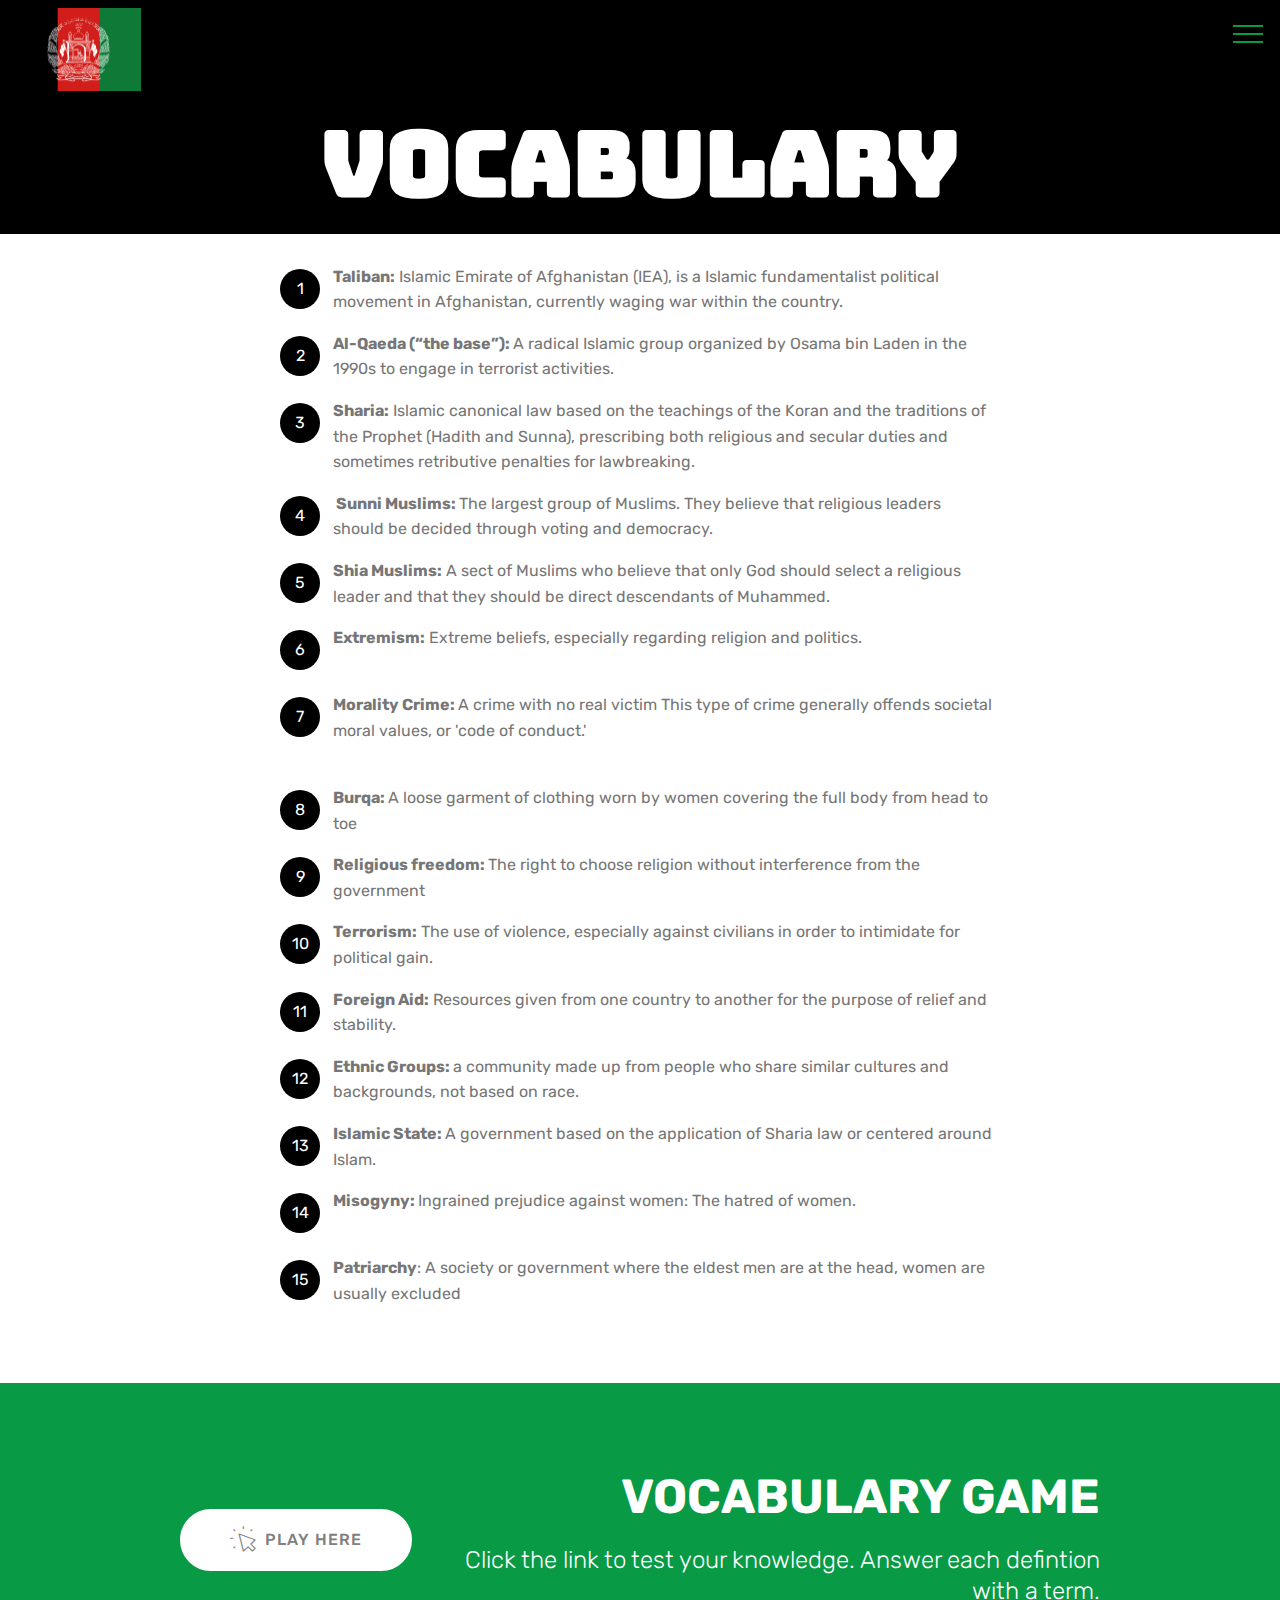
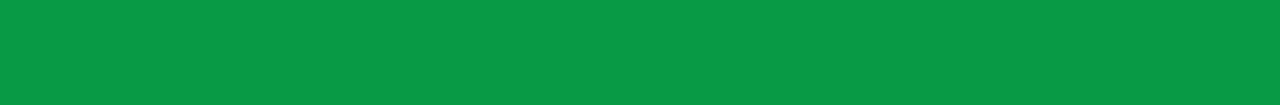
<file: VOCABULARY.html>
<!DOCTYPE html>
<html >
<head>
  <!-- Site made with Mobirise Website Builder v4.6.5, https://mobirise.com -->
  <meta charset="UTF-8">
  <meta http-equiv="X-UA-Compatible" content="IE=edge">
  <meta name="generator" content="Mobirise v4.6.5, mobirise.com">
  <meta name="viewport" content="width=device-width, initial-scale=1, minimum-scale=1">
  <link rel="shortcut icon" href="assets/images/2000px-flag-of-afghanistan.svg-2000x1333.png" type="image/x-icon">
  <meta name="description" content="Website Builder Description">
  <title>VOCABULARY</title>
  <link rel="stylesheet" href="assets/web/assets/mobirise-icons/mobirise-icons.css">
  <link rel="stylesheet" href="assets/tether/tether.min.css">
  <link rel="stylesheet" href="assets/bootstrap/css/bootstrap.min.css">
  <link rel="stylesheet" href="assets/bootstrap/css/bootstrap-grid.min.css">
  <link rel="stylesheet" href="assets/bootstrap/css/bootstrap-reboot.min.css">
  <link rel="stylesheet" href="assets/dropdown/css/style.css">
  <link rel="stylesheet" href="assets/theme/css/style.css">
  <link rel="stylesheet" href="assets/mobirise/css/mbr-additional.css" type="text/css">
  
  
  
</head>
<body>
  <section class="menu cid-qKv23jN33G" once="menu" id="menu1-6">

    

    <nav class="navbar navbar-expand beta-menu navbar-dropdown align-items-center navbar-fixed-top collapsed">
        <button class="navbar-toggler navbar-toggler-right" type="button" data-toggle="collapse" data-target="#navbarSupportedContent" aria-controls="navbarSupportedContent" aria-expanded="false" aria-label="Toggle navigation">
            <div class="hamburger">
                <span></span>
                <span></span>
                <span></span>
                <span></span>
            </div>
        </button>
        <div class="menu-logo">
            <div class="navbar-brand">
                <span class="navbar-logo">
                    <a href="index.html">
                         <img src="assets/images/2000px-flag-of-afghanistan.svg-2000x1333.png" alt="Mobirise" title="" style="height: 5.2rem;">
                    </a>
                </span>
                
            </div>
        </div>
        <div class="collapse navbar-collapse" id="navbarSupportedContent">
            <ul class="navbar-nav nav-dropdown nav-right" data-app-modern-menu="true"><li class="nav-item">
                    <a class="nav-link link text-white display-4" href="https://maythid.github.io/afghanistan/index.html"><span class="mbri-home mbr-iconfont mbr-iconfont-btn"></span>
                        
                        HOME &nbsp; &nbsp; &nbsp; &nbsp; &nbsp; &nbsp; &nbsp;</a>
                </li><li class="nav-item"><a class="nav-link link text-white display-4" href="USAID .html"><span class="mbri-protect mbr-iconfont mbr-iconfont-btn"></span>
                        
                        US AID &amp; INTERACTION IN AFGHANISTAN
                    </a></li><li class="nav-item"><a class="nav-link link text-white display-4" href="TIMELINE.html"><span class="mbri-calendar mbr-iconfont mbr-iconfont-btn"></span>
                        TIMELINE &nbsp; &nbsp; &nbsp; &nbsp; &nbsp; &nbsp; &nbsp; &nbsp; &nbsp; &nbsp;&nbsp;</a></li><li class="nav-item"><a class="nav-link link text-white display-4" href="ETHNICGROUPS.html"><span class="mbri-users mbr-iconfont mbr-iconfont-btn"></span>
                        ETHNIC GROUPS &nbsp; &nbsp; &nbsp; &nbsp; &nbsp; &nbsp; &nbsp; &nbsp; &nbsp; &nbsp;&nbsp;</a></li><li class="nav-item"><a class="nav-link link text-white display-4" href="VOCABULARY.html"><span class="mbri-edit mbr-iconfont mbr-iconfont-btn"></span>
                        VOCABULARY &nbsp; &nbsp; &nbsp; &nbsp; &nbsp; &nbsp; &nbsp; &nbsp; &nbsp; &nbsp;&nbsp;</a></li><li class="nav-item dropdown"><a class="nav-link link text-white display-4" href="TERRORISM.html" aria-expanded="true"><span class="mbri-target mbr-iconfont mbr-iconfont-btn"></span>
                        TERRORISM &nbsp; &nbsp; &nbsp; &nbsp; &nbsp; &nbsp; &nbsp; &nbsp; &nbsp; &nbsp;&nbsp;</a></li><li class="nav-item"><a class="nav-link link text-white display-4" href="SOCIALJUSTICE .html" aria-expanded="true"><span class="mbri-globe-2 mbr-iconfont mbr-iconfont-btn"></span>SOCIAL JUSTICE &nbsp; &nbsp; &nbsp; &nbsp; &nbsp; &nbsp; &nbsp; &nbsp; &nbsp; &nbsp;&nbsp;</a></li></ul>
            
        </div>
    </nav>
</section>

<section class="engine"><a href="https://mobirise.ws/o">free mobile website builder</a></section><section class="mbr-section content5 cid-qKSnqvp2py" id="content5-1s">

    

    

    <div class="container">
        <div class="media-container-row">
            <div class="title col-12 col-md-8">
                <h2 class="align-center mbr-bold mbr-white pb-3 mbr-fonts-style display-1">
                    vocabulary</h2>
                
                
                
            </div>
        </div>
    </div>
</section>

<section class="mbr-section article content11 cid-qKMzUjyWyy" id="content11-1p">
     

    <div class="container">
        <div class="media-container-row">
            <div class="mbr-text counter-container col-12 col-md-8 mbr-fonts-style display-7">
                <ol>
                    <li><strong>Taliban:</strong><span style="font-size: 1rem;">  Islamic Emirate of Afghanistan (IEA), is a Islamic fundamentalist political movement in Afghanistan, currently waging war within the country.</span></li><li><strong>Al-Qaeda (“the base”): </strong><span style="font-size: 1rem;">A radical Islamic group organized by Osama bin Laden in the 1990s to engage in terrorist activities.</span></li><li><strong>Sharia:</strong> Islamic canonical law based on the teachings of the Koran and the traditions of the Prophet (Hadith and Sunna), prescribing both religious and secular duties and sometimes retributive penalties for lawbreaking.&nbsp;<br></li><li><strong>&nbsp;Sunni Muslims: </strong>The largest group of Muslims. They believe that religious leaders should be decided through voting and democracy.&nbsp;</li><li><strong>Shia Muslims:</strong> A sect of Muslims who believe that only God should select a religious leader and that they should be direct descendants of Muhammed.&nbsp;</li><li><strong>Extremism:</strong> Extreme beliefs, especially regarding religion and politics. &nbsp; &nbsp; &nbsp; &nbsp; &nbsp; &nbsp; &nbsp; &nbsp; &nbsp; &nbsp; &nbsp; &nbsp; &nbsp; &nbsp; &nbsp; &nbsp; &nbsp; &nbsp; &nbsp; &nbsp; &nbsp;</li><li><strong>Morality Crime: </strong><span style="font-size: 1rem;">A crime with no real victim This type of crime generally offends societal moral values, or 'code of conduct.' &nbsp; &nbsp; &nbsp; &nbsp; &nbsp; &nbsp; &nbsp; &nbsp; &nbsp; &nbsp; &nbsp; &nbsp; &nbsp; &nbsp; &nbsp; &nbsp; &nbsp; &nbsp; &nbsp; &nbsp; &nbsp; &nbsp; &nbsp; &nbsp; &nbsp; &nbsp; &nbsp; &nbsp; &nbsp; &nbsp; &nbsp; &nbsp; &nbsp; &nbsp; &nbsp; &nbsp; &nbsp; &nbsp; &nbsp; &nbsp; &nbsp; &nbsp; &nbsp; &nbsp; &nbsp; &nbsp; &nbsp; &nbsp; &nbsp; &nbsp; &nbsp; &nbsp; &nbsp; &nbsp;</span><br></li><li><strong>Burqa: </strong>A loose garment of clothing worn by women covering the full body from head to toe</li><li><strong>Religious freedom: </strong>The right to choose religion without interference from the government &nbsp;</li><li><strong>Terrorism:</strong> The use of violence, especially against civilians in order to intimidate for political gain. &nbsp;</li><li><strong>Foreign Aid:</strong> Resources given from one country to another for the purpose of relief and stability.&nbsp;</li><li><strong>Ethnic Groups: </strong>a community made up from people who share similar cultures and backgrounds, not based on race.&nbsp;</li><li><strong>Islamic State: </strong>A government based on the application of Sharia law or centered around Islam.</li><li><strong>Misogyny: </strong>Ingrained prejudice against women: The hatred of women. &nbsp; &nbsp; &nbsp; &nbsp; &nbsp; &nbsp; &nbsp; &nbsp; &nbsp; &nbsp; &nbsp; &nbsp; &nbsp; &nbsp; &nbsp; &nbsp; &nbsp; &nbsp; &nbsp; &nbsp; &nbsp;</li><li><strong>Patriarchy</strong>: A society or government where the eldest men are at the head, women are usually excluded&nbsp;</li>
                </ol>
            </div>
        </div>
    </div>
</section>

<section class="mbr-section info2 cid-qKVdqPSC49" id="info2-1x">

    

    

    <div class="container">
        <div class="row main justify-content-center">
            <div class="media-container-column col-12 col-lg-3 col-md-4">
                <div class="mbr-section-btn align-left py-4"><a class="btn btn-white display-4" href="https://quizlet.com/273119638/gravity" target="_blank"><span class="mbri-cursor-click mbr-iconfont mbr-iconfont-btn"></span>
                    PLAY HERE</a></div>
            </div>
            <div class="media-container-column title col-12 col-lg-7 col-md-6">
                <h2 class="align-right mbr-bold mbr-white pb-3 mbr-fonts-style display-2">
                    VOCABULARY GAME</h2>
                <h3 class="mbr-section-subtitle align-right mbr-light mbr-white mbr-fonts-style display-5">Click the link to test your knowledge. Answer each defintion with a term.</h3>
            </div>
        </div>
    </div>
</section>


  <script src="assets/web/assets/jquery/jquery.min.js"></script>
  <script src="assets/popper/popper.min.js"></script>
  <script src="assets/tether/tether.min.js"></script>
  <script src="assets/bootstrap/js/bootstrap.min.js"></script>
  <script src="assets/smoothscroll/smooth-scroll.js"></script>
  <script src="assets/dropdown/js/script.min.js"></script>
  <script src="assets/touchswipe/jquery.touch-swipe.min.js"></script>
  <script src="assets/theme/js/script.js"></script>
  
  
</body>
</html>
</file>
<file: assets/web/assets/mobirise-icons/mobirise-icons.css>
@font-face {
  font-family: 'MobiriseIcons';
  src:  url('mobirise-icons.eot?spat4u');
  src:  url('mobirise-icons.eot?spat4u#iefix') format('embedded-opentype'),
    url('mobirise-icons.ttf?spat4u') format('truetype'),
    url('mobirise-icons.woff?spat4u') format('woff'),
    url('mobirise-icons.svg?spat4u#MobiriseIcons') format('svg');
  font-weight: normal;
  font-style: normal;
}

[class^="mbri-"], [class*=" mbri-"] {
  /* use !important to prevent issues with browser extensions that change fonts */
  font-family: MobiriseIcons !important;
  speak: none;
  font-style: normal;
  font-weight: normal;
  font-variant: normal;
  text-transform: none;
  line-height: 1;

  /* Better Font Rendering =========== */
  -webkit-font-smoothing: antialiased;
  -moz-osx-font-smoothing: grayscale;
}

.mbri-add-submenu:before {
  content: "\e900";
}
.mbri-alert:before {
  content: "\e901";
}
.mbri-align-center:before {
  content: "\e902";
}
.mbri-align-justify:before {
  content: "\e903";
}
.mbri-align-left:before {
  content: "\e904";
}
.mbri-align-right:before {
  content: "\e905";
}
.mbri-android:before {
  content: "\e906";
}
.mbri-apple:before {
  content: "\e907";
}
.mbri-arrow-down:before {
  content: "\e908";
}
.mbri-arrow-next:before {
  content: "\e909";
}
.mbri-arrow-prev:before {
  content: "\e90a";
}
.mbri-arrow-up:before {
  content: "\e90b";
}
.mbri-bold:before {
  content: "\e90c";
}
.mbri-bookmark:before {
  content: "\e90d";
}
.mbri-bootstrap:before {
  content: "\e90e";
}
.mbri-briefcase:before {
  content: "\e90f";
}
.mbri-browse:before {
  content: "\e910";
}
.mbri-bulleted-list:before {
  content: "\e911";
}
.mbri-calendar:before {
  content: "\e912";
}
.mbri-camera:before {
  content: "\e913";
}
.mbri-cart-add:before {
  content: "\e914";
}
.mbri-cart-full:before {
  content: "\e915";
}
.mbri-cash:before {
  content: "\e916";
}
.mbri-change-style:before {
  content: "\e917";
}
.mbri-chat:before {
  content: "\e918";
}
.mbri-clock:before {
  content: "\e919";
}
.mbri-close:before {
  content: "\e91a";
}
.mbri-cloud:before {
  content: "\e91b";
}
.mbri-code:before {
  content: "\e91c";
}
.mbri-contact-form:before {
  content: "\e91d";
}
.mbri-credit-card:before {
  content: "\e91e";
}
.mbri-cursor-click:before {
  content: "\e91f";
}
.mbri-cust-feedback:before {
  content: "\e920";
}
.mbri-database:before {
  content: "\e921";
}
.mbri-delivery:before {
  content: "\e922";
}
.mbri-desktop:before {
  content: "\e923";
}
.mbri-devices:before {
  content: "\e924";
}
.mbri-down:before {
  content: "\e925";
}
.mbri-download:before {
  content: "\e989";
}
.mbri-drag-n-drop:before {
  content: "\e927";
}
.mbri-drag-n-drop2:before {
  content: "\e928";
}
.mbri-edit:before {
  content: "\e929";
}
.mbri-edit2:before {
  content: "\e92a";
}
.mbri-error:before {
  content: "\e92b";
}
.mbri-extension:before {
  content: "\e92c";
}
.mbri-features:before {
  content: "\e92d";
}
.mbri-file:before {
  content: "\e92e";
}
.mbri-flag:before {
  content: "\e92f";
}
.mbri-folder:before {
  content: "\e930";
}
.mbri-gift:before {
  content: "\e931";
}
.mbri-github:before {
  content: "\e932";
}
.mbri-globe:before {
  content: "\e933";
}
.mbri-globe-2:before {
  content: "\e934";
}
.mbri-growing-chart:before {
  content: "\e935";
}
.mbri-hearth:before {
  content: "\e936";
}
.mbri-help:before {
  content: "\e937";
}
.mbri-home:before {
  content: "\e938";
}
.mbri-hot-cup:before {
  content: "\e939";
}
.mbri-idea:before {
  content: "\e93a";
}
.mbri-image-gallery:before {
  content: "\e93b";
}
.mbri-image-slider:before {
  content: "\e93c";
}
.mbri-info:before {
  content: "\e93d";
}
.mbri-italic:before {
  content: "\e93e";
}
.mbri-key:before {
  content: "\e93f";
}
.mbri-laptop:before {
  content: "\e940";
}
.mbri-layers:before {
  content: "\e941";
}
.mbri-left-right:before {
  content: "\e942";
}
.mbri-left:before {
  content: "\e943";
}
.mbri-letter:before {
  content: "\e944";
}
.mbri-like:before {
  content: "\e945";
}
.mbri-link:before {
  content: "\e946";
}
.mbri-lock:before {
  content: "\e947";
}
.mbri-login:before {
  content: "\e948";
}
.mbri-logout:before {
  content: "\e949";
}
.mbri-magic-stick:before {
  content: "\e94a";
}
.mbri-map-pin:before {
  content: "\e94b";
}
.mbri-menu:before {
  content: "\e94c";
}
.mbri-mobile:before {
  content: "\e94d";
}
.mbri-mobile2:before {
  content: "\e94e";
}
.mbri-mobirise:before {
  content: "\e94f";
}
.mbri-more-horizontal:before {
  content: "\e950";
}
.mbri-more-vertical:before {
  content: "\e951";
}
.mbri-music:before {
  content: "\e952";
}
.mbri-new-file:before {
  content: "\e953";
}
.mbri-numbered-list:before {
  content: "\e954";
}
.mbri-opened-folder:before {
  content: "\e955";
}
.mbri-pages:before {
  content: "\e956";
}
.mbri-paper-plane:before {
  content: "\e957";
}
.mbri-paperclip:before {
  content: "\e958";
}
.mbri-photo:before {
  content: "\e959";
}
.mbri-photos:before {
  content: "\e95a";
}
.mbri-pin:before {
  content: "\e95b";
}
.mbri-play:before {
  content: "\e95c";
}
.mbri-plus:before {
  content: "\e95d";
}
.mbri-preview:before {
  content: "\e95e";
}
.mbri-print:before {
  content: "\e95f";
}
.mbri-protect:before {
  content: "\e960";
}
.mbri-question:before {
  content: "\e961";
}
.mbri-quote-left:before {
  content: "\e962";
}
.mbri-quote-right:before {
  content: "\e963";
}
.mbri-refresh:before {
  content: "\e964";
}
.mbri-responsive:before {
  content: "\e965";
}
.mbri-right:before {
  content: "\e966";
}
.mbri-rocket:before {
  content: "\e967";
}
.mbri-sad-face:before {
  content: "\e968";
}
.mbri-sale:before {
  content: "\e969";
}
.mbri-save:before {
  content: "\e96a";
}
.mbri-search:before {
  content: "\e96b";
}
.mbri-setting:before {
  content: "\e96c";
}
.mbri-setting2:before {
  content: "\e96d";
}
.mbri-setting3:before {
  content: "\e96e";
}
.mbri-share:before {
  content: "\e96f";
}
.mbri-shopping-bag:before {
  content: "\e970";
}
.mbri-shopping-basket:before {
  content: "\e971";
}
.mbri-shopping-cart:before {
  content: "\e972";
}
.mbri-sites:before {
  content: "\e973";
}
.mbri-smile-face:before {
  content: "\e974";
}
.mbri-speed:before {
  content: "\e975";
}
.mbri-star:before {
  content: "\e976";
}
.mbri-success:before {
  content: "\e977";
}
.mbri-sun:before {
  content: "\e978";
}
.mbri-sun2:before {
  content: "\e979";
}
.mbri-tablet:before {
  content: "\e97a";
}
.mbri-tablet-vertical:before {
  content: "\e97b";
}
.mbri-target:before {
  content: "\e97c";
}
.mbri-timer:before {
  content: "\e97d";
}
.mbri-to-ftp:before {
  content: "\e97e";
}
.mbri-to-local-drive:before {
  content: "\e97f";
}
.mbri-touch-swipe:before {
  content: "\e980";
}
.mbri-touch:before {
  content: "\e981";
}
.mbri-trash:before {
  content: "\e982";
}
.mbri-underline:before {
  content: "\e983";
}
.mbri-unlink:before {
  content: "\e984";
}
.mbri-unlock:before {
  content: "\e985";
}
.mbri-up-down:before {
  content: "\e986";
}
.mbri-up:before {
  content: "\e987";
}
.mbri-update:before {
  content: "\e988";
}
.mbri-upload:before {
 content: "\e926"; 
}
.mbri-user:before {
  content: "\e98a";
}
.mbri-user2:before {
  content: "\e98b";
}
.mbri-users:before {
  content: "\e98c";
}
.mbri-video:before {
  content: "\e98d";
}
.mbri-video-play:before {
  content: "\e98e";
}
.mbri-watch:before {
  content: "\e98f";
}
.mbri-website-theme:before {
  content: "\e990";
}
.mbri-wifi:before {
  content: "\e991";
}
.mbri-windows:before {
  content: "\e992";
}
.mbri-zoom-out:before {
  content: "\e993";
}
.mbri-redo:before {
  content: "\e994";
}
.mbri-undo:before {
  content: "\e995";
}
</file>
<file: assets/dropdown/css/style.css>
.navbar-dropdown {
  left: 0;
  padding: 0;
  position: absolute;
  right: 0;
  top: 0;
  transition: all 0.45s ease;
  z-index: 1030;
  background: #282828; }
  .navbar-dropdown .navbar-logo {
    margin-right: 0.8rem;
    transition: margin 0.3s ease-in-out;
    vertical-align: middle; }
    .navbar-dropdown .navbar-logo img {
      height: 3.125rem;
      transition: all 0.3s ease-in-out; }
    .navbar-dropdown .navbar-logo.mbr-iconfont {
      font-size: 3.125rem;
      line-height: 3.125rem; }
  .navbar-dropdown .navbar-caption {
    font-weight: 700;
    white-space: normal;
    vertical-align: -4px;
    line-height: 3.125rem !important; }
    .navbar-dropdown .navbar-caption, .navbar-dropdown .navbar-caption:hover {
      color: inherit;
      text-decoration: none; }
  .navbar-dropdown .mbr-iconfont + .navbar-caption {
    vertical-align: -1px; }
  .navbar-dropdown.navbar-fixed-top {
    position: fixed; }
  .navbar-dropdown .navbar-brand span {
    vertical-align: -4px; }
  .navbar-dropdown.bg-color.transparent {
    background: none; }
  .navbar-dropdown.navbar-short .navbar-brand {
    padding: 0.625rem 0; }
    .navbar-dropdown.navbar-short .navbar-brand span {
      vertical-align: -1px; }
  .navbar-dropdown.navbar-short .navbar-caption {
    line-height: 2.375rem !important;
    vertical-align: -2px; }
  .navbar-dropdown.navbar-short .navbar-logo {
    margin-right: 0.5rem; }
    .navbar-dropdown.navbar-short .navbar-logo img {
      height: 2.375rem; }
    .navbar-dropdown.navbar-short .navbar-logo.mbr-iconfont {
      font-size: 2.375rem;
      line-height: 2.375rem; }
  .navbar-dropdown.navbar-short .mbr-table-cell {
    height: 3.625rem; }
  .navbar-dropdown .navbar-close {
    left: 0.6875rem;
    position: fixed;
    top: 0.75rem;
    z-index: 1000; }
  .navbar-dropdown .hamburger-icon {
    content: "";
    display: inline-block;
    vertical-align: middle;
    width: 16px;
    -webkit-box-shadow: 0 -6px 0 1px #282828,0 0 0 1px #282828,0 6px 0 1px #282828;
    -moz-box-shadow: 0 -6px 0 1px #282828,0 0 0 1px #282828,0 6px 0 1px #282828;
    box-shadow: 0 -6px 0 1px #282828,0 0 0 1px #282828,0 6px 0 1px #282828; }

.dropdown-menu .dropdown-toggle[data-toggle="dropdown-submenu"]::after {
  border-bottom: 0.35em solid transparent;
  border-left: 0.35em solid;
  border-right: 0;
  border-top: 0.35em solid transparent;
  margin-left: 0.3rem; }

.dropdown-menu .dropdown-item:focus {
  outline: 0; }

.nav-dropdown {
  font-size: 0.75rem;
  font-weight: 500;
  height: auto !important; }
  .nav-dropdown .nav-btn {
    padding-left: 1rem; }
  .nav-dropdown .link {
    margin: .667em 1.667em;
    font-weight: 500;
    padding: 0;
    transition: color .2s ease-in-out; }
    .nav-dropdown .link.dropdown-toggle {
      margin-right: 2.583em; }
      .nav-dropdown .link.dropdown-toggle::after {
        margin-left: .25rem;
        border-top: 0.35em solid;
        border-right: 0.35em solid transparent;
        border-left: 0.35em solid transparent;
        border-bottom: 0; }
      .nav-dropdown .link.dropdown-toggle[aria-expanded="true"] {
        margin: 0;
        padding: 0.667em 3.263em  0.667em 1.667em; }
  .nav-dropdown .link::after,
  .nav-dropdown .dropdown-item::after {
    color: inherit; }
  .nav-dropdown .btn {
    font-size: 0.75rem;
    font-weight: 700;
    letter-spacing: 0;
    margin-bottom: 0;
    padding-left: 1.25rem;
    padding-right: 1.25rem; }
  .nav-dropdown .dropdown-menu {
    border-radius: 0;
    border: 0;
    left: 0;
    margin: 0;
    padding-bottom: 1.25rem;
    padding-top: 1.25rem;
    position: relative; }
  .nav-dropdown .dropdown-submenu {
    margin-left: 0.125rem;
    top: 0; }
  .nav-dropdown .dropdown-item {
    font-weight: 500;
    line-height: 2;
    padding: 0.3846em 4.615em 0.3846em 1.5385em;
    position: relative;
    transition: color .2s ease-in-out, background-color .2s ease-in-out; }
    .nav-dropdown .dropdown-item::after {
      margin-top: -0.3077em;
      position: absolute;
      right: 1.1538em;
      top: 50%; }
    .nav-dropdown .dropdown-item:focus, .nav-dropdown .dropdown-item:hover {
      background: none; }

@media (max-width: 767px) {
  .nav-dropdown.navbar-toggleable-sm {
    bottom: 0;
    display: none;
    left: 0;
    overflow-x: hidden;
    position: fixed;
    top: 0;
    transform: translateX(-100%);
    -ms-transform: translateX(-100%);
    -webkit-transform: translateX(-100%);
    width: 18.75rem;
    z-index: 999; } }
.nav-dropdown.navbar-toggleable-xl {
  bottom: 0;
  display: none;
  left: 0;
  overflow-x: hidden;
  position: fixed;
  top: 0;
  transform: translateX(-100%);
  -ms-transform: translateX(-100%);
  -webkit-transform: translateX(-100%);
  width: 18.75rem;
  z-index: 999; }

.nav-dropdown-sm {
  display: block !important;
  overflow-x: hidden;
  overflow: auto;
  padding-top: 3.875rem; }
  .nav-dropdown-sm::after {
    content: "";
    display: block;
    height: 3rem;
    width: 100%; }
  .nav-dropdown-sm.collapse.in ~ .navbar-close {
    display: block !important; }
  .nav-dropdown-sm.collapsing, .nav-dropdown-sm.collapse.in {
    transform: translateX(0);
    -ms-transform: translateX(0);
    -webkit-transform: translateX(0);
    transition: all 0.25s ease-out;
    -webkit-transition: all 0.25s ease-out;
    background: #282828; }
  .nav-dropdown-sm.collapsing[aria-expanded="false"] {
    transform: translateX(-100%);
    -ms-transform: translateX(-100%);
    -webkit-transform: translateX(-100%); }
  .nav-dropdown-sm .nav-item {
    display: block;
    margin-left: 0 !important;
    padding-left: 0; }
  .nav-dropdown-sm .link,
  .nav-dropdown-sm .dropdown-item {
    border-top: 1px dotted rgba(255, 255, 255, 0.1);
    font-size: 0.8125rem;
    line-height: 1.6;
    margin: 0 !important;
    padding: 0.875rem 2.4rem 0.875rem 1.5625rem !important;
    position: relative;
    white-space: normal; }
    .nav-dropdown-sm .link:focus, .nav-dropdown-sm .link:hover,
    .nav-dropdown-sm .dropdown-item:focus,
    .nav-dropdown-sm .dropdown-item:hover {
      background: rgba(0, 0, 0, 0.2) !important;
      color: #c0a375; }
  .nav-dropdown-sm .nav-btn {
    position: relative;
    padding: 1.5625rem 1.5625rem 0 1.5625rem; }
    .nav-dropdown-sm .nav-btn::before {
      border-top: 1px dotted rgba(255, 255, 255, 0.1);
      content: "";
      left: 0;
      position: absolute;
      top: 0;
      width: 100%; }
    .nav-dropdown-sm .nav-btn + .nav-btn {
      padding-top: 0.625rem; }
      .nav-dropdown-sm .nav-btn + .nav-btn::before {
        display: none; }
  .nav-dropdown-sm .btn {
    padding: 0.625rem 0; }
  .nav-dropdown-sm .dropdown-toggle[data-toggle="dropdown-submenu"]::after {
    margin-left: .25rem;
    border-top: 0.35em solid;
    border-right: 0.35em solid transparent;
    border-left: 0.35em solid transparent;
    border-bottom: 0; }
  .nav-dropdown-sm .dropdown-toggle[data-toggle="dropdown-submenu"][aria-expanded="true"]::after {
    border-top: 0;
    border-right: 0.35em solid transparent;
    border-left: 0.35em solid transparent;
    border-bottom: 0.35em solid; }
  .nav-dropdown-sm .dropdown-menu {
    margin: 0;
    padding: 0;
    position: relative;
    top: 0;
    left: 0;
    width: 100%;
    border: 0;
    float: none;
    border-radius: 0;
    background: none; }
  .nav-dropdown-sm .dropdown-submenu {
    left: 100%;
    margin-left: 0.125rem;
    margin-top: -1.25rem;
    top: 0; }

.navbar-toggleable-sm .nav-dropdown .dropdown-menu {
  position: absolute; }

.navbar-toggleable-sm .nav-dropdown .dropdown-submenu {
  left: 100%;
  margin-left: 0.125rem;
  margin-top: -1.25rem;
  top: 0; }

.navbar-toggleable-sm.opened .nav-dropdown .dropdown-menu {
  position: relative; }

.navbar-toggleable-sm.opened .nav-dropdown .dropdown-submenu {
  left: 0;
  margin-left: 00rem;
  margin-top: 0rem;
  top: 0; }

.is-builder .nav-dropdown.collapsing {
  transition: none !important; }

/*# sourceMappingURL=style.css.map */
</file>
<file: assets/theme/css/style.css>
/*!
 * Mobirise v4 theme (https://mobirise.com/)
 * Copyright 2017 Mobirise
 */
section {
  background-color: #eeeeee; }

section,
.container,
.container-fluid {
  position: relative;
  word-wrap: break-word; }

a.mbr-iconfont:hover {
  text-decoration: none; }

.article .lead p, .article .lead ul, .article .lead ol, .article .lead pre, .article .lead blockquote {
  margin-bottom: 0; }

a {
  font-style: normal;
  font-weight: 400;
  cursor: pointer; }
  a, a:hover {
    text-decoration: none; }

figure {
  margin-bottom: 0; }

body {
  color: #232323; }

h1, h2, h3, h4, h5, h6,
.h1, .h2, .h3, .h4, .h5, .h6,
.display-1, .display-2, .display-3, .display-4 {
  line-height: 1;
  word-break: break-word;
  word-wrap: break-word; }

b, strong {
  font-weight: bold; }

blockquote {
  padding: 10px 0 10px 20px;
  position: relative;
  border-left: 2px solid;
  border-color: #ff3366; }

input:-webkit-autofill, input:-webkit-autofill:hover, input:-webkit-autofill:focus, input:-webkit-autofill:active {
  transition-delay: 9999s;
  transition-property: background-color, color; }

textarea[type="hidden"] {
  display: none; }

body {
  position: relative; }

section {
  background-position: 50% 50%;
  background-repeat: no-repeat;
  background-size: cover; }
  section .mbr-background-video,
  section .mbr-background-video-preview {
    position: absolute;
    bottom: 0;
    left: 0;
    right: 0;
    top: 0; }

.hidden {
  visibility: hidden; }

.mbr-z-index20 {
  z-index: 20; }

/*! Base colors */
.mbr-white {
  color: #ffffff; }

.mbr-black {
  color: #000000; }

.mbr-bg-white {
  background-color: #ffffff; }

.mbr-bg-black {
  background-color: #000000; }

/*! Text-aligns */
.align-left {
  text-align: left; }

.align-center {
  text-align: center; }

.align-right {
  text-align: right; }

@media (max-width: 767px) {
  .align-left, .align-center, .align-right, .mbr-section-btn, .mbr-section-title {
    text-align: center; } }
/*! Font-weight  */
.mbr-light {
  font-weight: 300; }

.mbr-regular {
  font-weight: 400; }

.mbr-semibold {
  font-weight: 500; }

.mbr-bold {
  font-weight: 700; }

/*! Media  */
.media-size-item {
  -webkit-flex: 1 1 auto;
  -moz-flex: 1 1 auto;
  -ms-flex: 1 1 auto;
  -o-flex: 1 1 auto;
  flex: 1 1 auto; }

.media-content {
  -webkit-flex-basis: 100%;
  flex-basis: 100%; }

.media-container-row {
  display: -ms-flexbox;
  display: -webkit-flex;
  display: flex;
  -webkit-flex-direction: row;
  -ms-flex-direction: row;
  flex-direction: row;
  -webkit-flex-wrap: wrap;
  -ms-flex-wrap: wrap;
  flex-wrap: wrap;
  -webkit-justify-content: center;
  -ms-flex-pack: center;
  justify-content: center;
  -webkit-align-content: center;
  -ms-flex-line-pack: center;
  align-content: center;
  -webkit-align-items: start;
  -ms-flex-align: start;
  align-items: start; }
  .media-container-row .media-size-item {
    width: 400px; }

.media-container-column {
  display: -ms-flexbox;
  display: -webkit-flex;
  display: flex;
  -webkit-flex-direction: column;
  -ms-flex-direction: column;
  flex-direction: column;
  -webkit-flex-wrap: wrap;
  -ms-flex-wrap: wrap;
  flex-wrap: wrap;
  -webkit-justify-content: center;
  -ms-flex-pack: center;
  justify-content: center;
  -webkit-align-content: center;
  -ms-flex-line-pack: center;
  align-content: center;
  -webkit-align-items: stretch;
  -ms-flex-align: stretch;
  align-items: stretch; }
  .media-container-column > * {
    width: 100%; }

@media (min-width: 992px) {
  .media-container-row {
    -webkit-flex-wrap: nowrap;
    -ms-flex-wrap: nowrap;
    flex-wrap: nowrap; } }
figure {
  overflow: hidden; }

figure[mbr-media-size] {
  transition: width 0.1s; }

.mbr-figure img, .mbr-figure iframe {
  display: block;
  width: 100%; }

.card {
  background-color: transparent;
  border: none; }

.card-img {
  text-align: center;
  flex-shrink: 0; }

.media {
  max-width: 100%;
  margin: 0 auto; }

.mbr-figure {
  -ms-flex-item-align: center;
  -ms-grid-row-align: center;
  -webkit-align-self: center;
  align-self: center; }

.media-container > div {
  max-width: 100%; }

.mbr-figure img, .card-img img {
  width: 100%; }

@media (max-width: 991px) {
  .media-size-item {
    width: auto !important; }

  .media {
    width: auto; }

  .mbr-figure {
    width: 100% !important; } }
/*! Buttons */
.mbr-section-btn {
  margin-left: -.25rem;
  margin-right: -.25rem;
  font-size: 0; }

nav .mbr-section-btn {
  margin-left: 0rem;
  margin-right: 0rem; }

/*! Btn icon margin */
.btn .mbr-iconfont, .btn.btn-sm .mbr-iconfont {
  cursor: pointer;
  margin-right: 0.5rem; }

.btn.btn-md .mbr-iconfont, .btn.btn-md .mbr-iconfont {
  margin-right: 0.8rem; }

.mbr-regular {
  font-weight: 400; }

.mbr-semibold {
  font-weight: 500; }

.mbr-bold {
  font-weight: 700; }

[type="submit"] {
  -webkit-appearance: none; }

/*! Full-screen */
.mbr-fullscreen .mbr-overlay {
  min-height: 100vh; }

.mbr-fullscreen {
  display: flex;
  display: -webkit-flex;
  display: -moz-flex;
  display: -ms-flex;
  display: -o-flex;
  align-items: center;
  -webkit-align-items: center;
  min-height: 100vh;
  padding-top: 3rem;
  padding-bottom: 3rem; }

/*! Map */
.map {
  height: 25rem;
  position: relative; }
  .map iframe {
    width: 100%;
    height: 100%; }

/* Form */
.form-asterisk {
  font-family: initial;
  position: absolute;
  top: -2px;
  font-weight: normal; }

/*! Scroll to top arrow */
.mbr-arrow-up {
  bottom: 25px;
  right: 90px;
  position: fixed;
  text-align: right;
  z-index: 5000;
  color: #ffffff;
  font-size: 32px;
  transform: rotate(180deg);
  -webkit-transform: rotate(180deg); }

.mbr-arrow-up a {
  background: rgba(0, 0, 0, 0.2);
  border-radius: 3px;
  color: #fff;
  display: inline-block;
  height: 60px;
  width: 60px;
  outline-style: none !important;
  position: relative;
  text-decoration: none;
  transition: all .3s ease-in-out;
  cursor: pointer;
  text-align: center; }
  .mbr-arrow-up a:hover {
    background-color: rgba(0, 0, 0, 0.4); }
  .mbr-arrow-up a i {
    line-height: 60px; }

.mbr-arrow-up-icon {
  display: block;
  color: #fff; }

.mbr-arrow-up-icon::before {
  content: "\203a";
  display: inline-block;
  font-family: serif;
  font-size: 32px;
  line-height: 1;
  font-style: normal;
  position: relative;
  top: 6px;
  left: -4px;
  -webkit-transform: rotate(-90deg);
  transform: rotate(-90deg); }

/*! Arrow Down */
.mbr-arrow {
  position: absolute;
  bottom: 45px;
  left: 50%;
  width: 60px;
  height: 60px;
  cursor: pointer;
  background-color: rgba(80, 80, 80, 0.5);
  border-radius: 50%;
  -webkit-transform: translateX(-50%);
  transform: translateX(-50%); }
  .mbr-arrow > a {
    display: inline-block;
    text-decoration: none;
    outline-style: none;
    -webkit-animation: arrowdown 1.7s ease-in-out infinite;
    animation: arrowdown 1.7s ease-in-out infinite; }
    .mbr-arrow > a > i {
      position: absolute;
      top: -2px;
      left: 15px;
      font-size: 2rem; }

@keyframes arrowdown {
  0% {
    transform: translateY(0px);
    -webkit-transform: translateY(0px); }
  50% {
    transform: translateY(-5px);
    -webkit-transform: translateY(-5px); }
  100% {
    transform: translateY(0px);
    -webkit-transform: translateY(0px); } }
@-webkit-keyframes arrowdown {
  0% {
    transform: translateY(0px);
    -webkit-transform: translateY(0px); }
  50% {
    transform: translateY(-5px);
    -webkit-transform: translateY(-5px); }
  100% {
    transform: translateY(0px);
    -webkit-transform: translateY(0px); } }
@media (max-width: 500px) {
  .mbr-arrow-up {
    left: 50%;
    right: auto;
    transform: translateX(-50%) rotate(180deg);
    -webkit-transform: translateX(-50%) rotate(180deg); } }
/*Gradients animation*/
@keyframes gradient-animation {
  from {
    background-position: 0% 100%;
    animation-timing-function: ease-in-out; }
  to {
    background-position: 100% 0%;
    animation-timing-function: ease-in-out; } }
@-webkit-keyframes gradient-animation {
  from {
    background-position: 0% 100%;
    animation-timing-function: ease-in-out; }
  to {
    background-position: 100% 0%;
    animation-timing-function: ease-in-out; } }
.bg-gradient {
  background-size: 200% 200%;
  animation: gradient-animation 5s infinite alternate;
  -webkit-animation: gradient-animation 5s infinite alternate; }

.menu .navbar-brand {
  display: -webkit-flex; }
  .menu .navbar-brand span {
    display: flex;
    display: -webkit-flex; }
  .menu .navbar-brand .navbar-caption-wrap {
    display: -webkit-flex; }
  .menu .navbar-brand .navbar-logo img {
    display: -webkit-flex; }
@media (min-width: 768px) and (max-width: 991px) {
  .menu .navbar-toggleable-sm .navbar-nav {
    display: -webkit-box;
    display: -webkit-flex;
    display: -ms-flexbox; } }
@media (min-width: 992px) {
  .menu .navbar-nav.nav-dropdown {
    display: -webkit-flex; }
  .menu .navbar-toggleable-sm .navbar-collapse {
    display: -webkit-flex !important; } }

/*# sourceMappingURL=style.css.map */
.engine {
	position: absolute;
	text-indent: -2400px;
	text-align: center;
	padding: 0;
	top: 0;
	left: -2400px;
}
</file>
<file: assets/mobirise/css/mbr-additional.css>
@import url(https://fonts.googleapis.com/css?family=Bungee+Inline:400);
@import url(https://fonts.googleapis.com/css?family=Rubik:300,300i,400,400i,500,500i,700,700i,900,900i);





body {
  font-style: normal;
  line-height: 1.5;
}
.mbr-section-title {
  font-style: normal;
  line-height: 1.2;
}
.mbr-section-subtitle {
  line-height: 1.3;
}
.mbr-text {
  font-style: normal;
  line-height: 1.6;
}
.display-1 {
  font-family: 'Bungee Inline', display;
  font-size: 5.6rem;
}
.display-1 > .mbr-iconfont {
  font-size: 8.96rem;
}
.display-2 {
  font-family: 'Rubik', sans-serif;
  font-size: 3rem;
}
.display-2 > .mbr-iconfont {
  font-size: 4.8rem;
}
.display-4 {
  font-family: 'Rubik', sans-serif;
  font-size: 1rem;
}
.display-4 > .mbr-iconfont {
  font-size: 1.6rem;
}
.display-5 {
  font-family: 'Rubik', sans-serif;
  font-size: 1.5rem;
}
.display-5 > .mbr-iconfont {
  font-size: 2.4rem;
}
.display-7 {
  font-family: 'Rubik', sans-serif;
  font-size: 1rem;
}
.display-7 > .mbr-iconfont {
  font-size: 1.6rem;
}
/* ---- Fluid typography for mobile devices ---- */
/* 1.4 - font scale ratio ( bootstrap == 1.42857 ) */
/* 100vw - current viewport width */
/* (48 - 20)  48 == 48rem == 768px, 20 == 20rem == 320px(minimal supported viewport) */
/* 0.65 - min scale variable, may vary */
@media (max-width: 768px) {
  .display-1 {
    font-size: 4.48rem;
    font-size: calc( 2.61rem + (5.6 - 2.61) * ((100vw - 20rem) / (48 - 20)));
    line-height: calc( 1.4 * (2.61rem + (5.6 - 2.61) * ((100vw - 20rem) / (48 - 20))));
  }
  .display-2 {
    font-size: 2.4rem;
    font-size: calc( 1.7rem + (3 - 1.7) * ((100vw - 20rem) / (48 - 20)));
    line-height: calc( 1.4 * (1.7rem + (3 - 1.7) * ((100vw - 20rem) / (48 - 20))));
  }
  .display-4 {
    font-size: 0.8rem;
    font-size: calc( 1rem + (1 - 1) * ((100vw - 20rem) / (48 - 20)));
    line-height: calc( 1.4 * (1rem + (1 - 1) * ((100vw - 20rem) / (48 - 20))));
  }
  .display-5 {
    font-size: 1.2rem;
    font-size: calc( 1.175rem + (1.5 - 1.175) * ((100vw - 20rem) / (48 - 20)));
    line-height: calc( 1.4 * (1.175rem + (1.5 - 1.175) * ((100vw - 20rem) / (48 - 20))));
  }
}
/* Buttons */
.btn {
  font-weight: 500;
  border-width: 2px;
  font-style: normal;
  letter-spacing: 1px;
  margin: .4rem .8rem;
  white-space: normal;
  -webkit-transition: all 0.3s ease-in-out;
  -moz-transition: all 0.3s ease-in-out;
  transition: all 0.3s ease-in-out;
  padding: 1rem 3rem;
  border-radius: 3px;
  display: inline-flex;
  align-items: center;
  justify-content: center;
  word-break: break-word;
}
.btn-sm {
  font-weight: 500;
  letter-spacing: 1px;
  -webkit-transition: all 0.3s ease-in-out;
  -moz-transition: all 0.3s ease-in-out;
  transition: all 0.3s ease-in-out;
  padding: 0.6rem 1.5rem;
  border-radius: 3px;
}
.btn-md {
  font-weight: 500;
  letter-spacing: 1px;
  margin: .4rem .8rem !important;
  -webkit-transition: all 0.3s ease-in-out;
  -moz-transition: all 0.3s ease-in-out;
  transition: all 0.3s ease-in-out;
  padding: 1rem 3rem;
  border-radius: 3px;
}
.btn-lg {
  font-weight: 500;
  letter-spacing: 1px;
  margin: .4rem .8rem !important;
  -webkit-transition: all 0.3s ease-in-out;
  -moz-transition: all 0.3s ease-in-out;
  transition: all 0.3s ease-in-out;
  padding: 1.2rem 3.2rem;
  border-radius: 3px;
}
.bg-primary {
  background-color: #149dcc !important;
}
.bg-success {
  background-color: #bc2024 !important;
}
.bg-info {
  background-color: #000000 !important;
}
.bg-warning {
  background-color: #000000 !important;
}
.bg-danger {
  background-color: #b1a374 !important;
}
.btn-primary,
.btn-primary:active {
  background-color: #149dcc !important;
  border-color: #149dcc !important;
  color: #ffffff !important;
}
.btn-primary:hover,
.btn-primary:focus,
.btn-primary.focus,
.btn-primary.active {
  color: #ffffff !important;
  background-color: #0d6786 !important;
  border-color: #0d6786 !important;
}
.btn-primary.disabled,
.btn-primary:disabled {
  color: #ffffff !important;
  background-color: #0d6786 !important;
  border-color: #0d6786 !important;
}
.btn-secondary,
.btn-secondary:active {
  background-color: #bc2024 !important;
  border-color: #bc2024 !important;
  color: #ffffff !important;
}
.btn-secondary:hover,
.btn-secondary:focus,
.btn-secondary.focus,
.btn-secondary.active {
  color: #ffffff !important;
  background-color: #7b1517 !important;
  border-color: #7b1517 !important;
}
.btn-secondary.disabled,
.btn-secondary:disabled {
  color: #ffffff !important;
  background-color: #7b1517 !important;
  border-color: #7b1517 !important;
}
.btn-info,
.btn-info:active {
  background-color: #000000 !important;
  border-color: #000000 !important;
  color: #ffffff !important;
}
.btn-info:hover,
.btn-info:focus,
.btn-info.focus,
.btn-info.active {
  color: #ffffff !important;
  background-color: #000000 !important;
  border-color: #000000 !important;
}
.btn-info.disabled,
.btn-info:disabled {
  color: #ffffff !important;
  background-color: #000000 !important;
  border-color: #000000 !important;
}
.btn-success,
.btn-success:active {
  background-color: #bc2024 !important;
  border-color: #bc2024 !important;
  color: #ffffff !important;
}
.btn-success:hover,
.btn-success:focus,
.btn-success.focus,
.btn-success.active {
  color: #ffffff !important;
  background-color: #7b1517 !important;
  border-color: #7b1517 !important;
}
.btn-success.disabled,
.btn-success:disabled {
  color: #ffffff !important;
  background-color: #7b1517 !important;
  border-color: #7b1517 !important;
}
.btn-warning,
.btn-warning:active {
  background-color: #000000 !important;
  border-color: #000000 !important;
  color: #ffffff !important;
}
.btn-warning:hover,
.btn-warning:focus,
.btn-warning.focus,
.btn-warning.active {
  color: #ffffff !important;
  background-color: #000000 !important;
  border-color: #000000 !important;
}
.btn-warning.disabled,
.btn-warning:disabled {
  color: #ffffff !important;
  background-color: #000000 !important;
  border-color: #000000 !important;
}
.btn-danger,
.btn-danger:active {
  background-color: #b1a374 !important;
  border-color: #b1a374 !important;
  color: #ffffff !important;
}
.btn-danger:hover,
.btn-danger:focus,
.btn-danger.focus,
.btn-danger.active {
  color: #ffffff !important;
  background-color: #8b7d4e !important;
  border-color: #8b7d4e !important;
}
.btn-danger.disabled,
.btn-danger:disabled {
  color: #ffffff !important;
  background-color: #8b7d4e !important;
  border-color: #8b7d4e !important;
}
.btn-white {
  color: #333333 !important;
}
.btn-white,
.btn-white:active {
  background-color: #ffffff !important;
  border-color: #ffffff !important;
  color: #808080 !important;
}
.btn-white:hover,
.btn-white:focus,
.btn-white.focus,
.btn-white.active {
  color: #808080 !important;
  background-color: #d9d9d9 !important;
  border-color: #d9d9d9 !important;
}
.btn-white.disabled,
.btn-white:disabled {
  color: #808080 !important;
  background-color: #d9d9d9 !important;
  border-color: #d9d9d9 !important;
}
.btn-black,
.btn-black:active {
  background-color: #333333 !important;
  border-color: #333333 !important;
  color: #ffffff !important;
}
.btn-black:hover,
.btn-black:focus,
.btn-black.focus,
.btn-black.active {
  color: #ffffff !important;
  background-color: #0d0d0d !important;
  border-color: #0d0d0d !important;
}
.btn-black.disabled,
.btn-black:disabled {
  color: #ffffff !important;
  background-color: #0d0d0d !important;
  border-color: #0d0d0d !important;
}
.btn-primary-outline,
.btn-primary-outline:active {
  background: none;
  border-color: #0b566f;
  color: #0b566f;
}
.btn-primary-outline:hover,
.btn-primary-outline:focus,
.btn-primary-outline.focus,
.btn-primary-outline.active {
  color: #ffffff;
  background-color: #149dcc;
  border-color: #149dcc;
}
.btn-primary-outline.disabled,
.btn-primary-outline:disabled {
  color: #ffffff !important;
  background-color: #149dcc !important;
  border-color: #149dcc !important;
}
.btn-secondary-outline,
.btn-secondary-outline:active {
  background: none;
  border-color: #651113;
  color: #651113;
}
.btn-secondary-outline:hover,
.btn-secondary-outline:focus,
.btn-secondary-outline.focus,
.btn-secondary-outline.active {
  color: #ffffff;
  background-color: #bc2024;
  border-color: #bc2024;
}
.btn-secondary-outline.disabled,
.btn-secondary-outline:disabled {
  color: #ffffff !important;
  background-color: #bc2024 !important;
  border-color: #bc2024 !important;
}
.btn-info-outline,
.btn-info-outline:active {
  background: none;
  border-color: #000000;
  color: #000000;
}
.btn-info-outline:hover,
.btn-info-outline:focus,
.btn-info-outline.focus,
.btn-info-outline.active {
  color: #ffffff;
  background-color: #000000;
  border-color: #000000;
}
.btn-info-outline.disabled,
.btn-info-outline:disabled {
  color: #ffffff !important;
  background-color: #000000 !important;
  border-color: #000000 !important;
}
.btn-success-outline,
.btn-success-outline:active {
  background: none;
  border-color: #651113;
  color: #651113;
}
.btn-success-outline:hover,
.btn-success-outline:focus,
.btn-success-outline.focus,
.btn-success-outline.active {
  color: #ffffff;
  background-color: #bc2024;
  border-color: #bc2024;
}
.btn-success-outline.disabled,
.btn-success-outline:disabled {
  color: #ffffff !important;
  background-color: #bc2024 !important;
  border-color: #bc2024 !important;
}
.btn-warning-outline,
.btn-warning-outline:active {
  background: none;
  border-color: #000000;
  color: #000000;
}
.btn-warning-outline:hover,
.btn-warning-outline:focus,
.btn-warning-outline.focus,
.btn-warning-outline.active {
  color: #ffffff;
  background-color: #000000;
  border-color: #000000;
}
.btn-warning-outline.disabled,
.btn-warning-outline:disabled {
  color: #ffffff !important;
  background-color: #000000 !important;
  border-color: #000000 !important;
}
.btn-danger-outline,
.btn-danger-outline:active {
  background: none;
  border-color: #7a6e45;
  color: #7a6e45;
}
.btn-danger-outline:hover,
.btn-danger-outline:focus,
.btn-danger-outline.focus,
.btn-danger-outline.active {
  color: #ffffff;
  background-color: #b1a374;
  border-color: #b1a374;
}
.btn-danger-outline.disabled,
.btn-danger-outline:disabled {
  color: #ffffff !important;
  background-color: #b1a374 !important;
  border-color: #b1a374 !important;
}
.btn-black-outline,
.btn-black-outline:active {
  background: none;
  border-color: #000000;
  color: #000000;
}
.btn-black-outline:hover,
.btn-black-outline:focus,
.btn-black-outline.focus,
.btn-black-outline.active {
  color: #ffffff;
  background-color: #333333;
  border-color: #333333;
}
.btn-black-outline.disabled,
.btn-black-outline:disabled {
  color: #ffffff !important;
  background-color: #333333 !important;
  border-color: #333333 !important;
}
.btn-white-outline,
.btn-white-outline:active,
.btn-white-outline.active {
  background: none;
  border-color: #ffffff;
  color: #ffffff;
}
.btn-white-outline:hover,
.btn-white-outline:focus,
.btn-white-outline.focus {
  color: #333333;
  background-color: #ffffff;
  border-color: #ffffff;
}
.text-primary {
  color: #149dcc !important;
}
.text-secondary {
  color: #bc2024 !important;
}
.text-success {
  color: #bc2024 !important;
}
.text-info {
  color: #000000 !important;
}
.text-warning {
  color: #000000 !important;
}
.text-danger {
  color: #b1a374 !important;
}
.text-white {
  color: #ffffff !important;
}
.text-black {
  color: #000000 !important;
}
a.text-primary:hover,
a.text-primary:focus {
  color: #0b566f !important;
}
a.text-secondary:hover,
a.text-secondary:focus {
  color: #651113 !important;
}
a.text-success:hover,
a.text-success:focus {
  color: #651113 !important;
}
a.text-info:hover,
a.text-info:focus {
  color: #000000 !important;
}
a.text-warning:hover,
a.text-warning:focus {
  color: #000000 !important;
}
a.text-danger:hover,
a.text-danger:focus {
  color: #7a6e45 !important;
}
a.text-white:hover,
a.text-white:focus {
  color: #b3b3b3 !important;
}
a.text-black:hover,
a.text-black:focus {
  color: #4d4d4d !important;
}
.alert-success {
  background-color: #70c770;
}
.alert-info {
  background-color: #000000;
}
.alert-warning {
  background-color: #000000;
}
.alert-danger {
  background-color: #b1a374;
}
.mbr-section-btn a.btn:not(.btn-form) {
  border-radius: 100px;
}
.mbr-section-btn a.btn:not(.btn-form):hover,
.mbr-section-btn a.btn:not(.btn-form):focus {
  box-shadow: none !important;
}
.mbr-section-btn a.btn:not(.btn-form):hover,
.mbr-section-btn a.btn:not(.btn-form):focus {
  box-shadow: 0 10px 40px 0 rgba(0, 0, 0, 0.2) !important;
  -webkit-box-shadow: 0 10px 40px 0 rgba(0, 0, 0, 0.2) !important;
}
.mbr-gallery-filter li a {
  border-radius: 100px !important;
}
.mbr-gallery-filter li.active .btn {
  background-color: #149dcc;
  border-color: #149dcc;
  color: #ffffff;
}
.mbr-gallery-filter li.active .btn:focus {
  box-shadow: none;
}
.nav-tabs .nav-link {
  border-radius: 100px !important;
}
.btn-form {
  border-radius: 0;
}
.btn-form:hover {
  cursor: pointer;
}
a,
a:hover {
  color: #149dcc;
}
.mbr-plan-header.bg-primary .mbr-plan-subtitle,
.mbr-plan-header.bg-primary .mbr-plan-price-desc {
  color: #b4e6f8;
}
.mbr-plan-header.bg-success .mbr-plan-subtitle,
.mbr-plan-header.bg-success .mbr-plan-price-desc {
  color: #e77477;
}
.mbr-plan-header.bg-info .mbr-plan-subtitle,
.mbr-plan-header.bg-info .mbr-plan-price-desc {
  color: #b3b3b3;
}
.mbr-plan-header.bg-warning .mbr-plan-subtitle,
.mbr-plan-header.bg-warning .mbr-plan-price-desc {
  color: #b3b3b3;
}
.mbr-plan-header.bg-danger .mbr-plan-subtitle,
.mbr-plan-header.bg-danger .mbr-plan-price-desc {
  color: #dfd9c6;
}
/* Scroll to top button*/
.scrollToTop_wraper {
  opacity: 0 !important;
}
#scrollToTop a i:before {
  content: '';
  position: absolute;
  height: 40%;
  top: 25%;
  background: #fff;
  width: 2px;
  left: calc(50% - 1px);
}
#scrollToTop a i:after {
  content: '';
  position: absolute;
  display: block;
  border-top: 2px solid #fff;
  border-right: 2px solid #fff;
  width: 40%;
  height: 40%;
  left: 30%;
  bottom: 30%;
  transform: rotate(135deg);
}
/* Others*/
.note-check a[data-value=Rubik] {
  font-style: normal;
}
.mbr-arrow a {
  color: #ffffff;
}
@media (max-width: 767px) {
  .mbr-arrow {
    display: none;
  }
}
.form-control-label {
  position: relative;
  cursor: pointer;
  margin-bottom: .357em;
  padding: 0;
}
.alert {
  color: #ffffff;
  border-radius: 0;
  border: 0;
  font-size: .875rem;
  line-height: 1.5;
  margin-bottom: 1.875rem;
  padding: 1.25rem;
  position: relative;
}
.alert.alert-form::after {
  background-color: inherit;
  bottom: -7px;
  content: "";
  display: block;
  height: 14px;
  left: 50%;
  margin-left: -7px;
  position: absolute;
  transform: rotate(45deg);
  width: 14px;
}
.form-control {
  background-color: #f5f5f5;
  box-shadow: none;
  color: #565656;
  font-family: 'Rubik', sans-serif;
  font-size: 1rem;
  line-height: 1.43;
  min-height: 3.5em;
  padding: 1.07em .5em;
}
.form-control > .mbr-iconfont {
  font-size: 1.6rem;
}
.form-control,
.form-control:focus {
  border: 1px solid #e8e8e8;
}
.form-active .form-control:invalid {
  border-color: red;
}
.mbr-overlay {
  background-color: #000;
  bottom: 0;
  left: 0;
  opacity: .5;
  position: absolute;
  right: 0;
  top: 0;
  z-index: 0;
}
blockquote {
  font-style: italic;
  padding: 10px 0 10px 20px;
  font-size: 1.09rem;
  position: relative;
  border-color: #149dcc;
  border-width: 3px;
}
ul,
ol,
pre,
blockquote {
  margin-bottom: 2.3125rem;
}
pre {
  background: #f4f4f4;
  padding: 10px 24px;
  white-space: pre-wrap;
}
.inactive {
  -webkit-user-select: none;
  -moz-user-select: none;
  -ms-user-select: none;
  user-select: none;
  pointer-events: none;
  -webkit-user-drag: none;
  user-drag: none;
}
.mbr-section__comments .row {
  justify-content: center;
}
/* Forms */
.mbr-form .btn {
  margin: .4rem 0;
}
.mbr-form .input-group-btn a.btn {
  border-radius: 100px !important;
}
.mbr-form .input-group-btn a.btn:hover {
  box-shadow: 0 10px 40px 0 rgba(0, 0, 0, 0.2);
}
.mbr-form .input-group-btn button[type="submit"] {
  border-radius: 100px !important;
  padding: 1rem 3rem;
}
.mbr-form .input-group-btn button[type="submit"]:hover {
  box-shadow: 0 10px 40px 0 rgba(0, 0, 0, 0.2);
}
.form2 .form-control {
  border-top-left-radius: 100px;
  border-bottom-left-radius: 100px;
}
.form2 .input-group-btn a.btn {
  border-top-left-radius: 0 !important;
  border-bottom-left-radius: 0 !important;
}
.form2 .input-group-btn button[type="submit"] {
  border-top-left-radius: 0 !important;
  border-bottom-left-radius: 0 !important;
}
.form3 input[type="email"] {
  border-radius: 100px !important;
}
@media (max-width: 349px) {
  .form2 input[type="email"] {
    border-radius: 100px !important;
  }
  .form2 .input-group-btn a.btn {
    border-radius: 100px !important;
  }
  .form2 .input-group-btn button[type="submit"] {
    border-radius: 100px !important;
  }
}
@media (max-width: 767px) {
  .btn {
    font-size: .75rem !important;
  }
  .btn .mbr-iconfont {
    font-size: 1rem !important;
  }
}
/* Social block */
.btn-social {
  font-size: 20px;
  border-radius: 50%;
  padding: 0;
  width: 44px;
  height: 44px;
  line-height: 44px;
  text-align: center;
  position: relative;
  border: 2px solid #c0a375;
  border-color: #149dcc;
  color: #232323;
  cursor: pointer;
}
.btn-social i {
  top: 0;
  line-height: 44px;
  width: 44px;
}
.btn-social:hover {
  color: #fff;
  background: #149dcc;
}
.btn-social + .btn {
  margin-left: .1rem;
}
/* Footer */
.mbr-footer-content li::before,
.mbr-footer .mbr-contacts li::before {
  background: #149dcc;
}
.mbr-footer-content li a:hover,
.mbr-footer .mbr-contacts li a:hover {
  color: #149dcc;
}
.footer3 input[type="email"],
.footer4 input[type="email"] {
  border-radius: 100px !important;
}
.footer3 .input-group-btn a.btn,
.footer4 .input-group-btn a.btn {
  border-radius: 100px !important;
}
.footer3 .input-group-btn button[type="submit"],
.footer4 .input-group-btn button[type="submit"] {
  border-radius: 100px !important;
}
/* Headers*/
.header13 .form-inline input[type="email"],
.header14 .form-inline input[type="email"] {
  border-radius: 100px;
}
.header13 .form-inline input[type="text"],
.header14 .form-inline input[type="text"] {
  border-radius: 100px;
}
.header13 .form-inline input[type="tel"],
.header14 .form-inline input[type="tel"] {
  border-radius: 100px;
}
.header13 .form-inline a.btn,
.header14 .form-inline a.btn {
  border-radius: 100px;
}
.header13 .form-inline button,
.header14 .form-inline button {
  border-radius: 100px !important;
}
.offset-1 {
  margin-left: 8.33333%;
}
.offset-2 {
  margin-left: 16.66667%;
}
.offset-3 {
  margin-left: 25%;
}
.offset-4 {
  margin-left: 33.33333%;
}
.offset-5 {
  margin-left: 41.66667%;
}
.offset-6 {
  margin-left: 50%;
}
.offset-7 {
  margin-left: 58.33333%;
}
.offset-8 {
  margin-left: 66.66667%;
}
.offset-9 {
  margin-left: 75%;
}
.offset-10 {
  margin-left: 83.33333%;
}
.offset-11 {
  margin-left: 91.66667%;
}
@media (min-width: 576px) {
  .offset-sm-0 {
    margin-left: 0%;
  }
  .offset-sm-1 {
    margin-left: 8.33333%;
  }
  .offset-sm-2 {
    margin-left: 16.66667%;
  }
  .offset-sm-3 {
    margin-left: 25%;
  }
  .offset-sm-4 {
    margin-left: 33.33333%;
  }
  .offset-sm-5 {
    margin-left: 41.66667%;
  }
  .offset-sm-6 {
    margin-left: 50%;
  }
  .offset-sm-7 {
    margin-left: 58.33333%;
  }
  .offset-sm-8 {
    margin-left: 66.66667%;
  }
  .offset-sm-9 {
    margin-left: 75%;
  }
  .offset-sm-10 {
    margin-left: 83.33333%;
  }
  .offset-sm-11 {
    margin-left: 91.66667%;
  }
}
@media (min-width: 768px) {
  .offset-md-0 {
    margin-left: 0%;
  }
  .offset-md-1 {
    margin-left: 8.33333%;
  }
  .offset-md-2 {
    margin-left: 16.66667%;
  }
  .offset-md-3 {
    margin-left: 25%;
  }
  .offset-md-4 {
    margin-left: 33.33333%;
  }
  .offset-md-5 {
    margin-left: 41.66667%;
  }
  .offset-md-6 {
    margin-left: 50%;
  }
  .offset-md-7 {
    margin-left: 58.33333%;
  }
  .offset-md-8 {
    margin-left: 66.66667%;
  }
  .offset-md-9 {
    margin-left: 75%;
  }
  .offset-md-10 {
    margin-left: 83.33333%;
  }
  .offset-md-11 {
    margin-left: 91.66667%;
  }
}
@media (min-width: 992px) {
  .offset-lg-0 {
    margin-left: 0%;
  }
  .offset-lg-1 {
    margin-left: 8.33333%;
  }
  .offset-lg-2 {
    margin-left: 16.66667%;
  }
  .offset-lg-3 {
    margin-left: 25%;
  }
  .offset-lg-4 {
    margin-left: 33.33333%;
  }
  .offset-lg-5 {
    margin-left: 41.66667%;
  }
  .offset-lg-6 {
    margin-left: 50%;
  }
  .offset-lg-7 {
    margin-left: 58.33333%;
  }
  .offset-lg-8 {
    margin-left: 66.66667%;
  }
  .offset-lg-9 {
    margin-left: 75%;
  }
  .offset-lg-10 {
    margin-left: 83.33333%;
  }
  .offset-lg-11 {
    margin-left: 91.66667%;
  }
}
@media (min-width: 1200px) {
  .offset-xl-0 {
    margin-left: 0%;
  }
  .offset-xl-1 {
    margin-left: 8.33333%;
  }
  .offset-xl-2 {
    margin-left: 16.66667%;
  }
  .offset-xl-3 {
    margin-left: 25%;
  }
  .offset-xl-4 {
    margin-left: 33.33333%;
  }
  .offset-xl-5 {
    margin-left: 41.66667%;
  }
  .offset-xl-6 {
    margin-left: 50%;
  }
  .offset-xl-7 {
    margin-left: 58.33333%;
  }
  .offset-xl-8 {
    margin-left: 66.66667%;
  }
  .offset-xl-9 {
    margin-left: 75%;
  }
  .offset-xl-10 {
    margin-left: 83.33333%;
  }
  .offset-xl-11 {
    margin-left: 91.66667%;
  }
}
.navbar-toggler {
  -webkit-align-self: flex-start;
  -ms-flex-item-align: start;
  align-self: flex-start;
  padding: 0.25rem 0.75rem;
  font-size: 1.25rem;
  line-height: 1;
  background: transparent;
  border: 1px solid transparent;
  -webkit-border-radius: 0.25rem;
  border-radius: 0.25rem;
}
.navbar-toggler:focus,
.navbar-toggler:hover {
  text-decoration: none;
}
.navbar-toggler-icon {
  display: inline-block;
  width: 1.5em;
  height: 1.5em;
  vertical-align: middle;
  content: "";
  background: no-repeat center center;
  -webkit-background-size: 100% 100%;
  -o-background-size: 100% 100%;
  background-size: 100% 100%;
}
.navbar-toggler-left {
  position: absolute;
  left: 1rem;
}
.navbar-toggler-right {
  position: absolute;
  right: 1rem;
}
@media (max-width: 575px) {
  .navbar-toggleable .navbar-nav .dropdown-menu {
    position: static;
    float: none;
  }
  .navbar-toggleable > .container {
    padding-right: 0;
    padding-left: 0;
  }
}
@media (min-width: 576px) {
  .navbar-toggleable {
    -webkit-box-orient: horizontal;
    -webkit-box-direction: normal;
    -webkit-flex-direction: row;
    -ms-flex-direction: row;
    flex-direction: row;
    -webkit-flex-wrap: nowrap;
    -ms-flex-wrap: nowrap;
    flex-wrap: nowrap;
    -webkit-box-align: center;
    -webkit-align-items: center;
    -ms-flex-align: center;
    align-items: center;
  }
  .navbar-toggleable .navbar-nav {
    -webkit-box-orient: horizontal;
    -webkit-box-direction: normal;
    -webkit-flex-direction: row;
    -ms-flex-direction: row;
    flex-direction: row;
  }
  .navbar-toggleable .navbar-nav .nav-link {
    padding-right: .5rem;
    padding-left: .5rem;
  }
  .navbar-toggleable > .container {
    display: -webkit-box;
    display: -webkit-flex;
    display: -ms-flexbox;
    display: flex;
    -webkit-flex-wrap: nowrap;
    -ms-flex-wrap: nowrap;
    flex-wrap: nowrap;
    -webkit-box-align: center;
    -webkit-align-items: center;
    -ms-flex-align: center;
    align-items: center;
  }
  .navbar-toggleable .navbar-collapse {
    display: -webkit-box !important;
    display: -webkit-flex !important;
    display: -ms-flexbox !important;
    display: flex !important;
    width: 100%;
  }
  .navbar-toggleable .navbar-toggler {
    display: none;
  }
}
@media (max-width: 767px) {
  .navbar-toggleable-sm .navbar-nav .dropdown-menu {
    position: static;
    float: none;
  }
  .navbar-toggleable-sm > .container {
    padding-right: 0;
    padding-left: 0;
  }
}
@media (min-width: 768px) {
  .navbar-toggleable-sm {
    -webkit-box-orient: horizontal;
    -webkit-box-direction: normal;
    -webkit-flex-direction: row;
    -ms-flex-direction: row;
    flex-direction: row;
    -webkit-flex-wrap: nowrap;
    -ms-flex-wrap: nowrap;
    flex-wrap: nowrap;
    -webkit-box-align: center;
    -webkit-align-items: center;
    -ms-flex-align: center;
    align-items: center;
  }
  .navbar-toggleable-sm .navbar-nav {
    -webkit-box-orient: horizontal;
    -webkit-box-direction: normal;
    -webkit-flex-direction: row;
    -ms-flex-direction: row;
    flex-direction: row;
  }
  .navbar-toggleable-sm .navbar-nav .nav-link {
    padding-right: .5rem;
    padding-left: .5rem;
  }
  .navbar-toggleable-sm > .container {
    display: -webkit-box;
    display: -webkit-flex;
    display: -ms-flexbox;
    display: flex;
    -webkit-flex-wrap: nowrap;
    -ms-flex-wrap: nowrap;
    flex-wrap: nowrap;
    -webkit-box-align: center;
    -webkit-align-items: center;
    -ms-flex-align: center;
    align-items: center;
  }
  .navbar-toggleable-sm .navbar-collapse {
    display: -webkit-box !important;
    display: -webkit-flex !important;
    display: -ms-flexbox !important;
    display: flex !important;
    width: 100%;
  }
  .navbar-toggleable-sm .navbar-toggler {
    display: none;
  }
}
@media (max-width: 991px) {
  .navbar-toggleable-md .navbar-nav .dropdown-menu {
    position: static;
    float: none;
  }
  .navbar-toggleable-md > .container {
    padding-right: 0;
    padding-left: 0;
  }
}
@media (min-width: 992px) {
  .navbar-toggleable-md {
    -webkit-box-orient: horizontal;
    -webkit-box-direction: normal;
    -webkit-flex-direction: row;
    -ms-flex-direction: row;
    flex-direction: row;
    -webkit-flex-wrap: nowrap;
    -ms-flex-wrap: nowrap;
    flex-wrap: nowrap;
    -webkit-box-align: center;
    -webkit-align-items: center;
    -ms-flex-align: center;
    align-items: center;
  }
  .navbar-toggleable-md .navbar-nav {
    -webkit-box-orient: horizontal;
    -webkit-box-direction: normal;
    -webkit-flex-direction: row;
    -ms-flex-direction: row;
    flex-direction: row;
  }
  .navbar-toggleable-md .navbar-nav .nav-link {
    padding-right: .5rem;
    padding-left: .5rem;
  }
  .navbar-toggleable-md > .container {
    display: -webkit-box;
    display: -webkit-flex;
    display: -ms-flexbox;
    display: flex;
    -webkit-flex-wrap: nowrap;
    -ms-flex-wrap: nowrap;
    flex-wrap: nowrap;
    -webkit-box-align: center;
    -webkit-align-items: center;
    -ms-flex-align: center;
    align-items: center;
  }
  .navbar-toggleable-md .navbar-collapse {
    display: -webkit-box !important;
    display: -webkit-flex !important;
    display: -ms-flexbox !important;
    display: flex !important;
    width: 100%;
  }
  .navbar-toggleable-md .navbar-toggler {
    display: none;
  }
}
@media (max-width: 1199px) {
  .navbar-toggleable-lg .navbar-nav .dropdown-menu {
    position: static;
    float: none;
  }
  .navbar-toggleable-lg > .container {
    padding-right: 0;
    padding-left: 0;
  }
}
@media (min-width: 1200px) {
  .navbar-toggleable-lg {
    -webkit-box-orient: horizontal;
    -webkit-box-direction: normal;
    -webkit-flex-direction: row;
    -ms-flex-direction: row;
    flex-direction: row;
    -webkit-flex-wrap: nowrap;
    -ms-flex-wrap: nowrap;
    flex-wrap: nowrap;
    -webkit-box-align: center;
    -webkit-align-items: center;
    -ms-flex-align: center;
    align-items: center;
  }
  .navbar-toggleable-lg .navbar-nav {
    -webkit-box-orient: horizontal;
    -webkit-box-direction: normal;
    -webkit-flex-direction: row;
    -ms-flex-direction: row;
    flex-direction: row;
  }
  .navbar-toggleable-lg .navbar-nav .nav-link {
    padding-right: .5rem;
    padding-left: .5rem;
  }
  .navbar-toggleable-lg > .container {
    display: -webkit-box;
    display: -webkit-flex;
    display: -ms-flexbox;
    display: flex;
    -webkit-flex-wrap: nowrap;
    -ms-flex-wrap: nowrap;
    flex-wrap: nowrap;
    -webkit-box-align: center;
    -webkit-align-items: center;
    -ms-flex-align: center;
    align-items: center;
  }
  .navbar-toggleable-lg .navbar-collapse {
    display: -webkit-box !important;
    display: -webkit-flex !important;
    display: -ms-flexbox !important;
    display: flex !important;
    width: 100%;
  }
  .navbar-toggleable-lg .navbar-toggler {
    display: none;
  }
}
.navbar-toggleable-xl {
  -webkit-box-orient: horizontal;
  -webkit-box-direction: normal;
  -webkit-flex-direction: row;
  -ms-flex-direction: row;
  flex-direction: row;
  -webkit-flex-wrap: nowrap;
  -ms-flex-wrap: nowrap;
  flex-wrap: nowrap;
  -webkit-box-align: center;
  -webkit-align-items: center;
  -ms-flex-align: center;
  align-items: center;
}
.navbar-toggleable-xl .navbar-nav .dropdown-menu {
  position: static;
  float: none;
}
.navbar-toggleable-xl > .container {
  padding-right: 0;
  padding-left: 0;
}
.navbar-toggleable-xl .navbar-nav {
  -webkit-box-orient: horizontal;
  -webkit-box-direction: normal;
  -webkit-flex-direction: row;
  -ms-flex-direction: row;
  flex-direction: row;
}
.navbar-toggleable-xl .navbar-nav .nav-link {
  padding-right: .5rem;
  padding-left: .5rem;
}
.navbar-toggleable-xl > .container {
  display: -webkit-box;
  display: -webkit-flex;
  display: -ms-flexbox;
  display: flex;
  -webkit-flex-wrap: nowrap;
  -ms-flex-wrap: nowrap;
  flex-wrap: nowrap;
  -webkit-box-align: center;
  -webkit-align-items: center;
  -ms-flex-align: center;
  align-items: center;
}
.navbar-toggleable-xl .navbar-collapse {
  display: -webkit-box !important;
  display: -webkit-flex !important;
  display: -ms-flexbox !important;
  display: flex !important;
  width: 100%;
}
.navbar-toggleable-xl .navbar-toggler {
  display: none;
}
.card-img {
  width: auto;
}
.menu .navbar.collapsed:not(.beta-menu) {
  flex-direction: column;
}
.carousel-item.active,
.carousel-item-next,
.carousel-item-prev {
  display: -webkit-box;
  display: -webkit-flex;
  display: -ms-flexbox;
  display: flex;
}
.note-air-layout .dropup .dropdown-menu,
.note-air-layout .navbar-fixed-bottom .dropdown .dropdown-menu {
  bottom: initial !important;
}
html,
body {
  height: auto;
  min-height: 100vh;
}
.dropup .dropdown-toggle::after {
  display: none;
}
.cid-qKv23jN33G .navbar {
  padding: .5rem 0;
  background: #000000;
  transition: none;
  min-height: 77px;
}
.cid-qKv23jN33G .navbar-dropdown.bg-color.transparent.opened {
  background: #000000;
}
.cid-qKv23jN33G a {
  font-style: normal;
}
.cid-qKv23jN33G .nav-item span {
  padding-right: 0.4em;
  line-height: 0.5em;
  vertical-align: text-bottom;
  position: relative;
  text-decoration: none;
}
.cid-qKv23jN33G .nav-item a {
  display: flex;
  align-items: center;
  justify-content: center;
  padding: 0.7rem 0 !important;
  margin: 0rem .65rem !important;
}
.cid-qKv23jN33G .nav-item:focus,
.cid-qKv23jN33G .nav-link:focus {
  outline: none;
}
.cid-qKv23jN33G .btn {
  padding: 0.4rem 1.5rem;
  display: inline-flex;
  align-items: center;
}
.cid-qKv23jN33G .btn .mbr-iconfont {
  font-size: 1.6rem;
}
.cid-qKv23jN33G .menu-logo {
  margin-right: auto;
}
.cid-qKv23jN33G .menu-logo .navbar-brand {
  display: flex;
  margin-left: 5rem;
  padding: 0;
  transition: padding .2s;
  min-height: 3.8rem;
  align-items: center;
}
.cid-qKv23jN33G .menu-logo .navbar-brand .navbar-caption-wrap {
  display: -webkit-flex;
  -webkit-align-items: center;
  align-items: center;
  word-break: break-word;
  min-width: 7rem;
  margin: .3rem 0;
}
.cid-qKv23jN33G .menu-logo .navbar-brand .navbar-caption-wrap .navbar-caption {
  line-height: 1.2rem !important;
  padding-right: 2rem;
}
.cid-qKv23jN33G .menu-logo .navbar-brand .navbar-logo {
  font-size: 4rem;
  transition: font-size 0.25s;
}
.cid-qKv23jN33G .menu-logo .navbar-brand .navbar-logo img {
  display: flex;
}
.cid-qKv23jN33G .menu-logo .navbar-brand .navbar-logo .mbr-iconfont {
  transition: font-size 0.25s;
}
.cid-qKv23jN33G .navbar-toggleable-sm .navbar-collapse {
  justify-content: flex-end;
  -webkit-justify-content: flex-end;
  padding-right: 5rem;
  width: auto;
}
.cid-qKv23jN33G .navbar-toggleable-sm .navbar-collapse .navbar-nav {
  flex-wrap: wrap;
  -webkit-flex-wrap: wrap;
  padding-left: 0;
}
.cid-qKv23jN33G .navbar-toggleable-sm .navbar-collapse .navbar-nav .nav-item {
  -webkit-align-self: center;
  align-self: center;
}
.cid-qKv23jN33G .navbar-toggleable-sm .navbar-collapse .navbar-buttons {
  padding-left: 0;
  padding-bottom: 0;
}
.cid-qKv23jN33G .dropdown .dropdown-menu {
  background: #000000;
  display: none;
  position: absolute;
  min-width: 5rem;
  padding-top: 1.4rem;
  padding-bottom: 1.4rem;
  text-align: left;
}
.cid-qKv23jN33G .dropdown .dropdown-menu .dropdown-item {
  width: auto;
  padding: 0.235em 1.5385em 0.235em 1.5385em !important;
}
.cid-qKv23jN33G .dropdown .dropdown-menu .dropdown-item::after {
  right: 0.5rem;
}
.cid-qKv23jN33G .dropdown .dropdown-menu .dropdown-submenu {
  margin: 0;
}
.cid-qKv23jN33G .dropdown.open > .dropdown-menu {
  display: block;
}
.cid-qKv23jN33G .navbar-toggleable-sm.opened:after {
  position: absolute;
  width: 100vw;
  height: 100vh;
  content: '';
  background-color: rgba(0, 0, 0, 0.1);
  left: 0;
  bottom: 0;
  transform: translateY(100%);
  -webkit-transform: translateY(100%);
  z-index: 1000;
}
.cid-qKv23jN33G .navbar.navbar-short {
  min-height: 60px;
  transition: all .2s;
}
.cid-qKv23jN33G .navbar.navbar-short .navbar-toggler-right {
  top: 20px;
}
.cid-qKv23jN33G .navbar.navbar-short .navbar-logo a {
  font-size: 2.5rem !important;
  line-height: 2.5rem;
  transition: font-size 0.25s;
}
.cid-qKv23jN33G .navbar.navbar-short .navbar-logo a .mbr-iconfont {
  font-size: 2.5rem !important;
}
.cid-qKv23jN33G .navbar.navbar-short .navbar-logo a img {
  height: 3rem !important;
}
.cid-qKv23jN33G .navbar.navbar-short .navbar-brand {
  min-height: 3rem;
}
.cid-qKv23jN33G button.navbar-toggler {
  width: 31px;
  height: 18px;
  cursor: pointer;
  transition: all .2s;
  top: 1.5rem;
  right: 1rem;
}
.cid-qKv23jN33G button.navbar-toggler:focus {
  outline: none;
}
.cid-qKv23jN33G button.navbar-toggler .hamburger span {
  position: absolute;
  right: 0;
  width: 30px;
  height: 2px;
  border-right: 5px;
  background-color: #089a45;
}
.cid-qKv23jN33G button.navbar-toggler .hamburger span:nth-child(1) {
  top: 0;
  transition: all .2s;
}
.cid-qKv23jN33G button.navbar-toggler .hamburger span:nth-child(2) {
  top: 8px;
  transition: all .15s;
}
.cid-qKv23jN33G button.navbar-toggler .hamburger span:nth-child(3) {
  top: 8px;
  transition: all .15s;
}
.cid-qKv23jN33G button.navbar-toggler .hamburger span:nth-child(4) {
  top: 16px;
  transition: all .2s;
}
.cid-qKv23jN33G nav.opened .hamburger span:nth-child(1) {
  top: 8px;
  width: 0;
  opacity: 0;
  right: 50%;
  transition: all .2s;
}
.cid-qKv23jN33G nav.opened .hamburger span:nth-child(2) {
  -webkit-transform: rotate(45deg);
  transform: rotate(45deg);
  transition: all .25s;
}
.cid-qKv23jN33G nav.opened .hamburger span:nth-child(3) {
  -webkit-transform: rotate(-45deg);
  transform: rotate(-45deg);
  transition: all .25s;
}
.cid-qKv23jN33G nav.opened .hamburger span:nth-child(4) {
  top: 8px;
  width: 0;
  opacity: 0;
  right: 50%;
  transition: all .2s;
}
.cid-qKv23jN33G .collapsed.navbar-expand {
  flex-direction: column;
}
.cid-qKv23jN33G .collapsed .btn {
  display: flex;
}
.cid-qKv23jN33G .collapsed .navbar-collapse {
  display: none !important;
  padding-right: 0 !important;
}
.cid-qKv23jN33G .collapsed .navbar-collapse.collapsing,
.cid-qKv23jN33G .collapsed .navbar-collapse.show {
  display: block !important;
}
.cid-qKv23jN33G .collapsed .navbar-collapse.collapsing .navbar-nav,
.cid-qKv23jN33G .collapsed .navbar-collapse.show .navbar-nav {
  display: block;
  text-align: center;
}
.cid-qKv23jN33G .collapsed .navbar-collapse.collapsing .navbar-nav .nav-item,
.cid-qKv23jN33G .collapsed .navbar-collapse.show .navbar-nav .nav-item {
  clear: both;
}
.cid-qKv23jN33G .collapsed .navbar-collapse.collapsing .navbar-nav .nav-item:last-child,
.cid-qKv23jN33G .collapsed .navbar-collapse.show .navbar-nav .nav-item:last-child {
  margin-bottom: 1rem;
}
.cid-qKv23jN33G .collapsed .navbar-collapse.collapsing .navbar-buttons,
.cid-qKv23jN33G .collapsed .navbar-collapse.show .navbar-buttons {
  text-align: center;
}
.cid-qKv23jN33G .collapsed .navbar-collapse.collapsing .navbar-buttons:last-child,
.cid-qKv23jN33G .collapsed .navbar-collapse.show .navbar-buttons:last-child {
  margin-bottom: 1rem;
}
.cid-qKv23jN33G .collapsed button.navbar-toggler {
  display: block;
}
.cid-qKv23jN33G .collapsed .navbar-brand {
  margin-left: 1rem !important;
}
.cid-qKv23jN33G .collapsed .navbar-toggleable-sm {
  flex-direction: column;
  -webkit-flex-direction: column;
}
.cid-qKv23jN33G .collapsed .dropdown .dropdown-menu {
  width: 100%;
  text-align: center;
  position: relative;
  opacity: 0;
  display: block;
  height: 0;
  visibility: hidden;
  padding: 0;
  transition-duration: .5s;
  transition-property: opacity,padding,height;
}
.cid-qKv23jN33G .collapsed .dropdown.open > .dropdown-menu {
  position: relative;
  opacity: 1;
  height: auto;
  padding: 1.4rem 0;
  visibility: visible;
}
.cid-qKv23jN33G .collapsed .dropdown .dropdown-submenu {
  left: 0;
  text-align: center;
  width: 100%;
}
.cid-qKv23jN33G .collapsed .dropdown .dropdown-toggle[data-toggle="dropdown-submenu"]::after {
  margin-top: 0;
  position: inherit;
  right: 0;
  top: 50%;
  display: inline-block;
  width: 0;
  height: 0;
  margin-left: .3em;
  vertical-align: middle;
  content: "";
  border-top: .30em solid;
  border-right: .30em solid transparent;
  border-left: .30em solid transparent;
}
@media (max-width: 991px) {
  .cid-qKv23jN33G .navbar-expand {
    flex-direction: column;
  }
  .cid-qKv23jN33G img {
    height: 3.8rem !important;
  }
  .cid-qKv23jN33G .btn {
    display: flex;
  }
  .cid-qKv23jN33G button.navbar-toggler {
    display: block;
  }
  .cid-qKv23jN33G .navbar-brand {
    margin-left: 1rem !important;
  }
  .cid-qKv23jN33G .navbar-toggleable-sm {
    flex-direction: column;
    -webkit-flex-direction: column;
  }
  .cid-qKv23jN33G .navbar-collapse {
    display: none !important;
    padding-right: 0 !important;
  }
  .cid-qKv23jN33G .navbar-collapse.collapsing,
  .cid-qKv23jN33G .navbar-collapse.show {
    display: block !important;
  }
  .cid-qKv23jN33G .navbar-collapse.collapsing .navbar-nav,
  .cid-qKv23jN33G .navbar-collapse.show .navbar-nav {
    display: block;
    text-align: center;
  }
  .cid-qKv23jN33G .navbar-collapse.collapsing .navbar-nav .nav-item,
  .cid-qKv23jN33G .navbar-collapse.show .navbar-nav .nav-item {
    clear: both;
  }
  .cid-qKv23jN33G .navbar-collapse.collapsing .navbar-nav .nav-item:last-child,
  .cid-qKv23jN33G .navbar-collapse.show .navbar-nav .nav-item:last-child {
    margin-bottom: 1rem;
  }
  .cid-qKv23jN33G .navbar-collapse.collapsing .navbar-buttons,
  .cid-qKv23jN33G .navbar-collapse.show .navbar-buttons {
    text-align: center;
  }
  .cid-qKv23jN33G .navbar-collapse.collapsing .navbar-buttons:last-child,
  .cid-qKv23jN33G .navbar-collapse.show .navbar-buttons:last-child {
    margin-bottom: 1rem;
  }
  .cid-qKv23jN33G .dropdown .dropdown-menu {
    width: 100%;
    text-align: center;
    position: relative;
    opacity: 0;
    display: block;
    height: 0;
    visibility: hidden;
    padding: 0;
    transition-duration: .5s;
    transition-property: opacity,padding,height;
  }
  .cid-qKv23jN33G .dropdown.open > .dropdown-menu {
    position: relative;
    opacity: 1;
    height: auto;
    padding: 1.4rem 0;
    visibility: visible;
  }
  .cid-qKv23jN33G .dropdown .dropdown-submenu {
    left: 0;
    text-align: center;
    width: 100%;
  }
  .cid-qKv23jN33G .dropdown .dropdown-toggle[data-toggle="dropdown-submenu"]::after {
    margin-top: 0;
    position: inherit;
    right: 0;
    top: 50%;
    display: inline-block;
    width: 0;
    height: 0;
    margin-left: .3em;
    vertical-align: middle;
    content: "";
    border-top: .30em solid;
    border-right: .30em solid transparent;
    border-left: .30em solid transparent;
  }
}
@media (min-width: 767px) {
  .cid-qKv23jN33G .menu-logo {
    flex-shrink: 0;
  }
}
.cid-qKv23jN33G .navbar-collapse {
  flex-basis: auto;
}
.cid-qKv23jN33G .nav-link:hover,
.cid-qKv23jN33G .dropdown-item:hover {
  color: #bc2024 !important;
}
.cid-qKv4OYlbe4 .modal-body .close {
  background: #1b1b1b;
}
.cid-qKv4OYlbe4 .modal-body .close span {
  font-style: normal;
}
.cid-qKv4OYlbe4 .carousel-inner > .active,
.cid-qKv4OYlbe4 .carousel-inner > .next,
.cid-qKv4OYlbe4 .carousel-inner > .prev {
  display: table;
}
.cid-qKv4OYlbe4 .carousel-control .icon-next,
.cid-qKv4OYlbe4 .carousel-control .icon-prev {
  margin-top: -18px;
  font-size: 40px;
  line-height: 27px;
}
.cid-qKv4OYlbe4 .carousel-control:hover {
  background: #1b1b1b;
  color: #fff;
  opacity: 1;
}
@media (max-width: 767px) {
  .cid-qKv4OYlbe4 .container .carousel-control {
    margin-bottom: 0;
  }
}
.cid-qKv4OYlbe4 .boxed-slider {
  position: relative;
  padding: 93px 0;
}
.cid-qKv4OYlbe4 .boxed-slider > div {
  position: relative;
}
.cid-qKv4OYlbe4 .container img {
  width: 100%;
}
.cid-qKv4OYlbe4 .container img + .row {
  position: absolute;
  top: 50%;
  left: 0;
  right: 0;
  -webkit-transform: translateY(-50%);
  -moz-transform: translateY(-50%);
  transform: translateY(-50%);
  z-index: 2;
}
.cid-qKv4OYlbe4 .mbr-section {
  padding: 0;
  background-attachment: scroll;
}
.cid-qKv4OYlbe4 .mbr-table-cell {
  padding: 0;
}
.cid-qKv4OYlbe4 .container .carousel-indicators {
  margin-bottom: 3px;
}
.cid-qKv4OYlbe4 .carousel-caption {
  top: 50%;
  right: 0;
  bottom: auto;
  left: 0;
  display: flex;
  align-items: center;
  -webkit-transform: translateY(-50%);
  transform: translateY(-50%);
}
.cid-qKv4OYlbe4 .mbr-overlay {
  z-index: 1;
}
.cid-qKv4OYlbe4 .container-slide.container {
  min-width: 100%;
  min-height: 100vh;
  padding: 0;
}
.cid-qKv4OYlbe4 .carousel-item {
  background-position: 50% 50%;
  background-repeat: no-repeat;
  background-size: cover;
  -o-transition: -o-transform 0.6s ease-in-out;
  -webkit-transition: -webkit-transform 0.6s ease-in-out;
  transition: transform 0.6s ease-in-out, -webkit-transform 0.6s ease-in-out, -o-transform 0.6s ease-in-out;
  -webkit-backface-visibility: hidden;
  backface-visibility: hidden;
  -webkit-perspective: 1000px;
  perspective: 1000px;
}
@media (max-width: 576px) {
  .cid-qKv4OYlbe4 .carousel-item .container {
    width: 100%;
  }
}
.cid-qKv4OYlbe4 .carousel-item-next.carousel-item-left,
.cid-qKv4OYlbe4 .carousel-item-prev.carousel-item-right {
  -webkit-transform: translate3d(0, 0, 0);
  transform: translate3d(0, 0, 0);
}
.cid-qKv4OYlbe4 .active.carousel-item-right,
.cid-qKv4OYlbe4 .carousel-item-next {
  -webkit-transform: translate3d(100%, 0, 0);
  transform: translate3d(100%, 0, 0);
}
.cid-qKv4OYlbe4 .active.carousel-item-left,
.cid-qKv4OYlbe4 .carousel-item-prev {
  -webkit-transform: translate3d(-100%, 0, 0);
  transform: translate3d(-100%, 0, 0);
}
.cid-qKv4OYlbe4 .mbr-slider .carousel-control {
  top: 50%;
  width: 70px;
  height: 70px;
  margin-top: -1.5rem;
  font-size: 35px;
  background-color: rgba(0, 0, 0, 0.5);
  border: 2px solid #fff;
  border-radius: 50%;
  transition: all .3s;
}
.cid-qKv4OYlbe4 .mbr-slider .carousel-control.carousel-control-prev {
  left: 0;
  margin-left: 2.5rem;
}
.cid-qKv4OYlbe4 .mbr-slider .carousel-control.carousel-control-next {
  right: 0;
  margin-right: 2.5rem;
}
.cid-qKv4OYlbe4 .mbr-slider .carousel-control .mbr-iconfont {
  font-size: 2rem;
}
@media (max-width: 767px) {
  .cid-qKv4OYlbe4 .mbr-slider .carousel-control {
    top: auto;
    bottom: 1rem;
  }
}
.cid-qKv4OYlbe4 .mbr-slider .carousel-indicators {
  position: absolute;
  bottom: 0;
  margin-bottom: 1.5rem !important;
}
.cid-qKv4OYlbe4 .mbr-slider .carousel-indicators li {
  max-width: 20px;
  width: 20px;
  height: 20px;
  max-height: 20px;
  margin: 3px;
  background-color: rgba(0, 0, 0, 0.5);
  border: 2px solid #fff;
  border-radius: 50%;
  opacity: .5;
  transition: all .3s;
}
.cid-qKv4OYlbe4 .mbr-slider .carousel-indicators li.active,
.cid-qKv4OYlbe4 .mbr-slider .carousel-indicators li:hover {
  opacity: .9;
}
.cid-qKv4OYlbe4 .mbr-slider .carousel-indicators li::after,
.cid-qKv4OYlbe4 .mbr-slider .carousel-indicators li::before {
  content: none;
}
.cid-qKv4OYlbe4 .mbr-slider .carousel-indicators.ie-fix {
  left: 50%;
  display: block;
  width: 60%;
  margin-left: -30%;
  text-align: center;
}
@media (max-width: 576px) {
  .cid-qKv4OYlbe4 .mbr-slider .carousel-indicators {
    display: none !important;
  }
}
.cid-qKv4OYlbe4 .mbr-slider > .container img {
  width: 100%;
}
.cid-qKv4OYlbe4 .mbr-slider > .container img + .row {
  position: absolute;
  top: 50%;
  right: 0;
  left: 0;
  z-index: 2;
  -moz-transform: translateY(-50%);
  -webkit-transform: translateY(-50%);
  transform: translateY(-50%);
}
.cid-qKv4OYlbe4 .mbr-slider > .container .carousel-indicators {
  margin-bottom: 3px;
}
@media (max-width: 576px) {
  .cid-qKv4OYlbe4 .mbr-slider > .container .carousel-control {
    margin-bottom: 0;
  }
}
.cid-qKv4OYlbe4 .mbr-slider .mbr-section {
  padding: 0;
  background-attachment: scroll;
}
.cid-qKv4OYlbe4 .mbr-slider .mbr-table-cell {
  padding: 0;
}
.cid-qKv4OYlbe4 .carousel-item .container.container-slide {
  position: initial;
  width: auto;
  min-height: 0;
}
.cid-qKv4OYlbe4 .full-screen .slider-fullscreen-image {
  min-height: 100vh;
  background-repeat: no-repeat;
  background-position: 50% 50%;
  background-size: cover;
}
.cid-qKv4OYlbe4 .full-screen .slider-fullscreen-image.active {
  display: -o-flex;
}
.cid-qKv4OYlbe4 .full-screen .container {
  width: auto;
  padding-right: 0;
  padding-left: 0;
}
.cid-qKv4OYlbe4 .full-screen .carousel-item .container.container-slide {
  width: 100%;
  min-height: 100vh;
  padding: 0;
}
.cid-qKv4OYlbe4 .full-screen .carousel-item .container.container-slide img {
  display: none;
}
.cid-qKv4OYlbe4 .mbr-background-video-preview {
  position: absolute;
  top: 0;
  right: 0;
  bottom: 0;
  left: 0;
}
.cid-qKv4OYlbe4 .mbr-overlay ~ .container-slide {
  z-index: auto;
}
.cid-qKv4OYlbe4 H2 {
  text-align: center;
}
.cid-qKv4OYlbe4 P {
  text-align: center;
}
.cid-qKv4OYlbe4 B {
  color: #ffffff;
}
.cid-qKYwyErEO1 {
  padding-top: 60px;
  padding-bottom: 60px;
  background-color: #ffffff;
}
.cid-qKYwyErEO1 .counter-container {
  color: #767676;
}
.cid-qKYwyErEO1 .counter-container ol {
  margin-bottom: 0;
  counter-reset: myCounter;
}
.cid-qKYwyErEO1 .counter-container ol li {
  margin-bottom: 1rem;
}
.cid-qKYwyErEO1 .counter-container ol li {
  list-style: none;
  padding-left: .5rem;
}
.cid-qKYwyErEO1 .counter-container ol li:before {
  position: absolute;
  left: 0px;
  margin-top: -10px;
  counter-increment: myCounter;
  content: counter(myCounter);
  display: inline-block;
  text-align: center;
  margin: 5px 10px;
  line-height: 40px;
  transition: all .2s;
  color: #ffffff;
  background: #bc2024;
  width: 40px;
  height: 40px;
  border-radius: 50%;
}
.cid-qKYwyErEO1 .mbr-text LI {
  color: #000000;
}
.cid-qL1Rlkd4IG {
  padding-top: 60px;
  padding-bottom: 60px;
  background-color: #ffffff;
}
.cid-qL1Rlkd4IG .mbr-text,
.cid-qL1Rlkd4IG blockquote {
  color: #767676;
}
.cid-qL1Rlkd4IG .mbr-text {
  color: #000000;
}
.cid-qKJAtPDo3c {
  padding-top: 120px;
  padding-bottom: 0px;
  background-color: #ffffff;
}
.cid-qKJAtPDo3c H2 {
  color: #bc2024;
}
.cid-qKJAtPDo3c .mbr-text {
  color: #000000;
}
.cid-qKMuqDeQOY {
  padding-top: 0px;
  padding-bottom: 45px;
  background: #ffffff;
}
.cid-qKMuqDeQOY .images-container.container-fluid {
  padding: 0;
}
.cid-qKMuqDeQOY .media-container-row {
  margin: 0 auto;
  align-items: stretch;
}
.cid-qKMuqDeQOY .media-container-row .img-item {
  display: flex;
  flex-direction: column;
  justify-content: center;
  position: relative;
  width: 100%;
  z-index: 1;
}
.cid-qKMuqDeQOY .media-container-row .img-item img {
  width: 100%;
  min-height: 1px;
}
.cid-qKMuqDeQOY .media-container-row .img-item .img-caption {
  background: #ffffff;
  z-index: 2;
  padding: 1rem 1rem;
  word-break: break-word;
}
.cid-qKMuqDeQOY .media-container-row .img-item .img-caption p {
  margin-bottom: 0;
}
.cid-qKMuqDeQOY .media-container-row .img-item.item1 {
  padding: 0 2rem 0 0;
}
@media (max-width: 992px) {
  .cid-qKMuqDeQOY .img-item {
    width: 100% !important;
  }
  .cid-qKMuqDeQOY .img-item.item1 {
    width: 100%;
    flex-basis: initial !important;
    padding: 0 0 2rem 0 !important;
  }
}
.cid-qKv23jN33G .navbar {
  padding: .5rem 0;
  background: #000000;
  transition: none;
  min-height: 77px;
}
.cid-qKv23jN33G .navbar-dropdown.bg-color.transparent.opened {
  background: #000000;
}
.cid-qKv23jN33G a {
  font-style: normal;
}
.cid-qKv23jN33G .nav-item span {
  padding-right: 0.4em;
  line-height: 0.5em;
  vertical-align: text-bottom;
  position: relative;
  text-decoration: none;
}
.cid-qKv23jN33G .nav-item a {
  display: flex;
  align-items: center;
  justify-content: center;
  padding: 0.7rem 0 !important;
  margin: 0rem .65rem !important;
}
.cid-qKv23jN33G .nav-item:focus,
.cid-qKv23jN33G .nav-link:focus {
  outline: none;
}
.cid-qKv23jN33G .btn {
  padding: 0.4rem 1.5rem;
  display: inline-flex;
  align-items: center;
}
.cid-qKv23jN33G .btn .mbr-iconfont {
  font-size: 1.6rem;
}
.cid-qKv23jN33G .menu-logo {
  margin-right: auto;
}
.cid-qKv23jN33G .menu-logo .navbar-brand {
  display: flex;
  margin-left: 5rem;
  padding: 0;
  transition: padding .2s;
  min-height: 3.8rem;
  align-items: center;
}
.cid-qKv23jN33G .menu-logo .navbar-brand .navbar-caption-wrap {
  display: -webkit-flex;
  -webkit-align-items: center;
  align-items: center;
  word-break: break-word;
  min-width: 7rem;
  margin: .3rem 0;
}
.cid-qKv23jN33G .menu-logo .navbar-brand .navbar-caption-wrap .navbar-caption {
  line-height: 1.2rem !important;
  padding-right: 2rem;
}
.cid-qKv23jN33G .menu-logo .navbar-brand .navbar-logo {
  font-size: 4rem;
  transition: font-size 0.25s;
}
.cid-qKv23jN33G .menu-logo .navbar-brand .navbar-logo img {
  display: flex;
}
.cid-qKv23jN33G .menu-logo .navbar-brand .navbar-logo .mbr-iconfont {
  transition: font-size 0.25s;
}
.cid-qKv23jN33G .navbar-toggleable-sm .navbar-collapse {
  justify-content: flex-end;
  -webkit-justify-content: flex-end;
  padding-right: 5rem;
  width: auto;
}
.cid-qKv23jN33G .navbar-toggleable-sm .navbar-collapse .navbar-nav {
  flex-wrap: wrap;
  -webkit-flex-wrap: wrap;
  padding-left: 0;
}
.cid-qKv23jN33G .navbar-toggleable-sm .navbar-collapse .navbar-nav .nav-item {
  -webkit-align-self: center;
  align-self: center;
}
.cid-qKv23jN33G .navbar-toggleable-sm .navbar-collapse .navbar-buttons {
  padding-left: 0;
  padding-bottom: 0;
}
.cid-qKv23jN33G .dropdown .dropdown-menu {
  background: #000000;
  display: none;
  position: absolute;
  min-width: 5rem;
  padding-top: 1.4rem;
  padding-bottom: 1.4rem;
  text-align: left;
}
.cid-qKv23jN33G .dropdown .dropdown-menu .dropdown-item {
  width: auto;
  padding: 0.235em 1.5385em 0.235em 1.5385em !important;
}
.cid-qKv23jN33G .dropdown .dropdown-menu .dropdown-item::after {
  right: 0.5rem;
}
.cid-qKv23jN33G .dropdown .dropdown-menu .dropdown-submenu {
  margin: 0;
}
.cid-qKv23jN33G .dropdown.open > .dropdown-menu {
  display: block;
}
.cid-qKv23jN33G .navbar-toggleable-sm.opened:after {
  position: absolute;
  width: 100vw;
  height: 100vh;
  content: '';
  background-color: rgba(0, 0, 0, 0.1);
  left: 0;
  bottom: 0;
  transform: translateY(100%);
  -webkit-transform: translateY(100%);
  z-index: 1000;
}
.cid-qKv23jN33G .navbar.navbar-short {
  min-height: 60px;
  transition: all .2s;
}
.cid-qKv23jN33G .navbar.navbar-short .navbar-toggler-right {
  top: 20px;
}
.cid-qKv23jN33G .navbar.navbar-short .navbar-logo a {
  font-size: 2.5rem !important;
  line-height: 2.5rem;
  transition: font-size 0.25s;
}
.cid-qKv23jN33G .navbar.navbar-short .navbar-logo a .mbr-iconfont {
  font-size: 2.5rem !important;
}
.cid-qKv23jN33G .navbar.navbar-short .navbar-logo a img {
  height: 3rem !important;
}
.cid-qKv23jN33G .navbar.navbar-short .navbar-brand {
  min-height: 3rem;
}
.cid-qKv23jN33G button.navbar-toggler {
  width: 31px;
  height: 18px;
  cursor: pointer;
  transition: all .2s;
  top: 1.5rem;
  right: 1rem;
}
.cid-qKv23jN33G button.navbar-toggler:focus {
  outline: none;
}
.cid-qKv23jN33G button.navbar-toggler .hamburger span {
  position: absolute;
  right: 0;
  width: 30px;
  height: 2px;
  border-right: 5px;
  background-color: #089a45;
}
.cid-qKv23jN33G button.navbar-toggler .hamburger span:nth-child(1) {
  top: 0;
  transition: all .2s;
}
.cid-qKv23jN33G button.navbar-toggler .hamburger span:nth-child(2) {
  top: 8px;
  transition: all .15s;
}
.cid-qKv23jN33G button.navbar-toggler .hamburger span:nth-child(3) {
  top: 8px;
  transition: all .15s;
}
.cid-qKv23jN33G button.navbar-toggler .hamburger span:nth-child(4) {
  top: 16px;
  transition: all .2s;
}
.cid-qKv23jN33G nav.opened .hamburger span:nth-child(1) {
  top: 8px;
  width: 0;
  opacity: 0;
  right: 50%;
  transition: all .2s;
}
.cid-qKv23jN33G nav.opened .hamburger span:nth-child(2) {
  -webkit-transform: rotate(45deg);
  transform: rotate(45deg);
  transition: all .25s;
}
.cid-qKv23jN33G nav.opened .hamburger span:nth-child(3) {
  -webkit-transform: rotate(-45deg);
  transform: rotate(-45deg);
  transition: all .25s;
}
.cid-qKv23jN33G nav.opened .hamburger span:nth-child(4) {
  top: 8px;
  width: 0;
  opacity: 0;
  right: 50%;
  transition: all .2s;
}
.cid-qKv23jN33G .collapsed.navbar-expand {
  flex-direction: column;
}
.cid-qKv23jN33G .collapsed .btn {
  display: flex;
}
.cid-qKv23jN33G .collapsed .navbar-collapse {
  display: none !important;
  padding-right: 0 !important;
}
.cid-qKv23jN33G .collapsed .navbar-collapse.collapsing,
.cid-qKv23jN33G .collapsed .navbar-collapse.show {
  display: block !important;
}
.cid-qKv23jN33G .collapsed .navbar-collapse.collapsing .navbar-nav,
.cid-qKv23jN33G .collapsed .navbar-collapse.show .navbar-nav {
  display: block;
  text-align: center;
}
.cid-qKv23jN33G .collapsed .navbar-collapse.collapsing .navbar-nav .nav-item,
.cid-qKv23jN33G .collapsed .navbar-collapse.show .navbar-nav .nav-item {
  clear: both;
}
.cid-qKv23jN33G .collapsed .navbar-collapse.collapsing .navbar-nav .nav-item:last-child,
.cid-qKv23jN33G .collapsed .navbar-collapse.show .navbar-nav .nav-item:last-child {
  margin-bottom: 1rem;
}
.cid-qKv23jN33G .collapsed .navbar-collapse.collapsing .navbar-buttons,
.cid-qKv23jN33G .collapsed .navbar-collapse.show .navbar-buttons {
  text-align: center;
}
.cid-qKv23jN33G .collapsed .navbar-collapse.collapsing .navbar-buttons:last-child,
.cid-qKv23jN33G .collapsed .navbar-collapse.show .navbar-buttons:last-child {
  margin-bottom: 1rem;
}
.cid-qKv23jN33G .collapsed button.navbar-toggler {
  display: block;
}
.cid-qKv23jN33G .collapsed .navbar-brand {
  margin-left: 1rem !important;
}
.cid-qKv23jN33G .collapsed .navbar-toggleable-sm {
  flex-direction: column;
  -webkit-flex-direction: column;
}
.cid-qKv23jN33G .collapsed .dropdown .dropdown-menu {
  width: 100%;
  text-align: center;
  position: relative;
  opacity: 0;
  display: block;
  height: 0;
  visibility: hidden;
  padding: 0;
  transition-duration: .5s;
  transition-property: opacity,padding,height;
}
.cid-qKv23jN33G .collapsed .dropdown.open > .dropdown-menu {
  position: relative;
  opacity: 1;
  height: auto;
  padding: 1.4rem 0;
  visibility: visible;
}
.cid-qKv23jN33G .collapsed .dropdown .dropdown-submenu {
  left: 0;
  text-align: center;
  width: 100%;
}
.cid-qKv23jN33G .collapsed .dropdown .dropdown-toggle[data-toggle="dropdown-submenu"]::after {
  margin-top: 0;
  position: inherit;
  right: 0;
  top: 50%;
  display: inline-block;
  width: 0;
  height: 0;
  margin-left: .3em;
  vertical-align: middle;
  content: "";
  border-top: .30em solid;
  border-right: .30em solid transparent;
  border-left: .30em solid transparent;
}
@media (max-width: 991px) {
  .cid-qKv23jN33G .navbar-expand {
    flex-direction: column;
  }
  .cid-qKv23jN33G img {
    height: 3.8rem !important;
  }
  .cid-qKv23jN33G .btn {
    display: flex;
  }
  .cid-qKv23jN33G button.navbar-toggler {
    display: block;
  }
  .cid-qKv23jN33G .navbar-brand {
    margin-left: 1rem !important;
  }
  .cid-qKv23jN33G .navbar-toggleable-sm {
    flex-direction: column;
    -webkit-flex-direction: column;
  }
  .cid-qKv23jN33G .navbar-collapse {
    display: none !important;
    padding-right: 0 !important;
  }
  .cid-qKv23jN33G .navbar-collapse.collapsing,
  .cid-qKv23jN33G .navbar-collapse.show {
    display: block !important;
  }
  .cid-qKv23jN33G .navbar-collapse.collapsing .navbar-nav,
  .cid-qKv23jN33G .navbar-collapse.show .navbar-nav {
    display: block;
    text-align: center;
  }
  .cid-qKv23jN33G .navbar-collapse.collapsing .navbar-nav .nav-item,
  .cid-qKv23jN33G .navbar-collapse.show .navbar-nav .nav-item {
    clear: both;
  }
  .cid-qKv23jN33G .navbar-collapse.collapsing .navbar-nav .nav-item:last-child,
  .cid-qKv23jN33G .navbar-collapse.show .navbar-nav .nav-item:last-child {
    margin-bottom: 1rem;
  }
  .cid-qKv23jN33G .navbar-collapse.collapsing .navbar-buttons,
  .cid-qKv23jN33G .navbar-collapse.show .navbar-buttons {
    text-align: center;
  }
  .cid-qKv23jN33G .navbar-collapse.collapsing .navbar-buttons:last-child,
  .cid-qKv23jN33G .navbar-collapse.show .navbar-buttons:last-child {
    margin-bottom: 1rem;
  }
  .cid-qKv23jN33G .dropdown .dropdown-menu {
    width: 100%;
    text-align: center;
    position: relative;
    opacity: 0;
    display: block;
    height: 0;
    visibility: hidden;
    padding: 0;
    transition-duration: .5s;
    transition-property: opacity,padding,height;
  }
  .cid-qKv23jN33G .dropdown.open > .dropdown-menu {
    position: relative;
    opacity: 1;
    height: auto;
    padding: 1.4rem 0;
    visibility: visible;
  }
  .cid-qKv23jN33G .dropdown .dropdown-submenu {
    left: 0;
    text-align: center;
    width: 100%;
  }
  .cid-qKv23jN33G .dropdown .dropdown-toggle[data-toggle="dropdown-submenu"]::after {
    margin-top: 0;
    position: inherit;
    right: 0;
    top: 50%;
    display: inline-block;
    width: 0;
    height: 0;
    margin-left: .3em;
    vertical-align: middle;
    content: "";
    border-top: .30em solid;
    border-right: .30em solid transparent;
    border-left: .30em solid transparent;
  }
}
@media (min-width: 767px) {
  .cid-qKv23jN33G .menu-logo {
    flex-shrink: 0;
  }
}
.cid-qKv23jN33G .navbar-collapse {
  flex-basis: auto;
}
.cid-qKv23jN33G .nav-link:hover,
.cid-qKv23jN33G .dropdown-item:hover {
  color: #bc2024 !important;
}
.cid-qKJEvXwz3C {
  padding-top: 60px;
  padding-bottom: 0px;
  background-color: #ffffff;
  position: relative;
}
.cid-qKJEvXwz3C .card {
  border-radius: 0px;
  margin-bottom: -1px;
}
.cid-qKJEvXwz3C .card .card-header {
  border-radius: 0px;
  border: 0px;
  padding: 0;
}
.cid-qKJEvXwz3C .card .card-header a.panel-title {
  margin-bottom: 0;
  font-style: normal;
  font-weight: 500;
  display: block;
  text-decoration: none !important;
  margin-top: -1px;
  line-height: normal;
}
.cid-qKJEvXwz3C .card .card-header a.panel-title:focus {
  text-decoration: none !important;
}
.cid-qKJEvXwz3C .card .card-header a.panel-title h4 {
  padding: 1.3rem 2rem;
  border: 1px solid #dfdfdf;
  margin-bottom: 0;
}
.cid-qKJEvXwz3C .card .card-header a.panel-title h4 .sign {
  padding-right: 1rem;
}
.cid-qKJEvXwz3C .card .panel-body {
  color: #767676;
}
.cid-qKJEvXwz3C H4 {
  color: #000000;
  text-align: left;
}
.cid-qKJEvXwz3C SPAN {
  color: #089a45;
}
.cid-qKJFPHq8AQ {
  padding-top: 0px;
  padding-bottom: 75px;
  background-color: #ffffff;
  position: relative;
}
.cid-qKJFPHq8AQ .card {
  border-radius: 0px;
  margin-bottom: -1px;
}
.cid-qKJFPHq8AQ .card .card-header {
  border-radius: 0px;
  border: 0px;
  padding: 0;
}
.cid-qKJFPHq8AQ .card .card-header a.panel-title {
  margin-bottom: 0;
  font-style: normal;
  font-weight: 500;
  display: block;
  text-decoration: none !important;
  margin-top: -1px;
  line-height: normal;
}
.cid-qKJFPHq8AQ .card .card-header a.panel-title:focus {
  text-decoration: none !important;
}
.cid-qKJFPHq8AQ .card .card-header a.panel-title h4 {
  padding: 1.3rem 2rem;
  border: 1px solid #dfdfdf;
  margin-bottom: 0;
}
.cid-qKJFPHq8AQ .card .card-header a.panel-title h4 .sign {
  padding-right: 1rem;
}
.cid-qKJFPHq8AQ .card .panel-body {
  color: #767676;
}
.cid-qKJFPHq8AQ SPAN {
  color: #089a45;
}
.cid-qKV9zp5L04 {
  padding-top: 90px;
  padding-bottom: 90px;
  background: linear-gradient(45deg, #089a45, #089a45);
}
.cid-qKV9zp5L04 .btn {
  margin: 0 0 .5rem 0;
}
.cid-qKv23jN33G .navbar {
  padding: .5rem 0;
  background: #000000;
  transition: none;
  min-height: 77px;
}
.cid-qKv23jN33G .navbar-dropdown.bg-color.transparent.opened {
  background: #000000;
}
.cid-qKv23jN33G a {
  font-style: normal;
}
.cid-qKv23jN33G .nav-item span {
  padding-right: 0.4em;
  line-height: 0.5em;
  vertical-align: text-bottom;
  position: relative;
  text-decoration: none;
}
.cid-qKv23jN33G .nav-item a {
  display: flex;
  align-items: center;
  justify-content: center;
  padding: 0.7rem 0 !important;
  margin: 0rem .65rem !important;
}
.cid-qKv23jN33G .nav-item:focus,
.cid-qKv23jN33G .nav-link:focus {
  outline: none;
}
.cid-qKv23jN33G .btn {
  padding: 0.4rem 1.5rem;
  display: inline-flex;
  align-items: center;
}
.cid-qKv23jN33G .btn .mbr-iconfont {
  font-size: 1.6rem;
}
.cid-qKv23jN33G .menu-logo {
  margin-right: auto;
}
.cid-qKv23jN33G .menu-logo .navbar-brand {
  display: flex;
  margin-left: 5rem;
  padding: 0;
  transition: padding .2s;
  min-height: 3.8rem;
  align-items: center;
}
.cid-qKv23jN33G .menu-logo .navbar-brand .navbar-caption-wrap {
  display: -webkit-flex;
  -webkit-align-items: center;
  align-items: center;
  word-break: break-word;
  min-width: 7rem;
  margin: .3rem 0;
}
.cid-qKv23jN33G .menu-logo .navbar-brand .navbar-caption-wrap .navbar-caption {
  line-height: 1.2rem !important;
  padding-right: 2rem;
}
.cid-qKv23jN33G .menu-logo .navbar-brand .navbar-logo {
  font-size: 4rem;
  transition: font-size 0.25s;
}
.cid-qKv23jN33G .menu-logo .navbar-brand .navbar-logo img {
  display: flex;
}
.cid-qKv23jN33G .menu-logo .navbar-brand .navbar-logo .mbr-iconfont {
  transition: font-size 0.25s;
}
.cid-qKv23jN33G .navbar-toggleable-sm .navbar-collapse {
  justify-content: flex-end;
  -webkit-justify-content: flex-end;
  padding-right: 5rem;
  width: auto;
}
.cid-qKv23jN33G .navbar-toggleable-sm .navbar-collapse .navbar-nav {
  flex-wrap: wrap;
  -webkit-flex-wrap: wrap;
  padding-left: 0;
}
.cid-qKv23jN33G .navbar-toggleable-sm .navbar-collapse .navbar-nav .nav-item {
  -webkit-align-self: center;
  align-self: center;
}
.cid-qKv23jN33G .navbar-toggleable-sm .navbar-collapse .navbar-buttons {
  padding-left: 0;
  padding-bottom: 0;
}
.cid-qKv23jN33G .dropdown .dropdown-menu {
  background: #000000;
  display: none;
  position: absolute;
  min-width: 5rem;
  padding-top: 1.4rem;
  padding-bottom: 1.4rem;
  text-align: left;
}
.cid-qKv23jN33G .dropdown .dropdown-menu .dropdown-item {
  width: auto;
  padding: 0.235em 1.5385em 0.235em 1.5385em !important;
}
.cid-qKv23jN33G .dropdown .dropdown-menu .dropdown-item::after {
  right: 0.5rem;
}
.cid-qKv23jN33G .dropdown .dropdown-menu .dropdown-submenu {
  margin: 0;
}
.cid-qKv23jN33G .dropdown.open > .dropdown-menu {
  display: block;
}
.cid-qKv23jN33G .navbar-toggleable-sm.opened:after {
  position: absolute;
  width: 100vw;
  height: 100vh;
  content: '';
  background-color: rgba(0, 0, 0, 0.1);
  left: 0;
  bottom: 0;
  transform: translateY(100%);
  -webkit-transform: translateY(100%);
  z-index: 1000;
}
.cid-qKv23jN33G .navbar.navbar-short {
  min-height: 60px;
  transition: all .2s;
}
.cid-qKv23jN33G .navbar.navbar-short .navbar-toggler-right {
  top: 20px;
}
.cid-qKv23jN33G .navbar.navbar-short .navbar-logo a {
  font-size: 2.5rem !important;
  line-height: 2.5rem;
  transition: font-size 0.25s;
}
.cid-qKv23jN33G .navbar.navbar-short .navbar-logo a .mbr-iconfont {
  font-size: 2.5rem !important;
}
.cid-qKv23jN33G .navbar.navbar-short .navbar-logo a img {
  height: 3rem !important;
}
.cid-qKv23jN33G .navbar.navbar-short .navbar-brand {
  min-height: 3rem;
}
.cid-qKv23jN33G button.navbar-toggler {
  width: 31px;
  height: 18px;
  cursor: pointer;
  transition: all .2s;
  top: 1.5rem;
  right: 1rem;
}
.cid-qKv23jN33G button.navbar-toggler:focus {
  outline: none;
}
.cid-qKv23jN33G button.navbar-toggler .hamburger span {
  position: absolute;
  right: 0;
  width: 30px;
  height: 2px;
  border-right: 5px;
  background-color: #089a45;
}
.cid-qKv23jN33G button.navbar-toggler .hamburger span:nth-child(1) {
  top: 0;
  transition: all .2s;
}
.cid-qKv23jN33G button.navbar-toggler .hamburger span:nth-child(2) {
  top: 8px;
  transition: all .15s;
}
.cid-qKv23jN33G button.navbar-toggler .hamburger span:nth-child(3) {
  top: 8px;
  transition: all .15s;
}
.cid-qKv23jN33G button.navbar-toggler .hamburger span:nth-child(4) {
  top: 16px;
  transition: all .2s;
}
.cid-qKv23jN33G nav.opened .hamburger span:nth-child(1) {
  top: 8px;
  width: 0;
  opacity: 0;
  right: 50%;
  transition: all .2s;
}
.cid-qKv23jN33G nav.opened .hamburger span:nth-child(2) {
  -webkit-transform: rotate(45deg);
  transform: rotate(45deg);
  transition: all .25s;
}
.cid-qKv23jN33G nav.opened .hamburger span:nth-child(3) {
  -webkit-transform: rotate(-45deg);
  transform: rotate(-45deg);
  transition: all .25s;
}
.cid-qKv23jN33G nav.opened .hamburger span:nth-child(4) {
  top: 8px;
  width: 0;
  opacity: 0;
  right: 50%;
  transition: all .2s;
}
.cid-qKv23jN33G .collapsed.navbar-expand {
  flex-direction: column;
}
.cid-qKv23jN33G .collapsed .btn {
  display: flex;
}
.cid-qKv23jN33G .collapsed .navbar-collapse {
  display: none !important;
  padding-right: 0 !important;
}
.cid-qKv23jN33G .collapsed .navbar-collapse.collapsing,
.cid-qKv23jN33G .collapsed .navbar-collapse.show {
  display: block !important;
}
.cid-qKv23jN33G .collapsed .navbar-collapse.collapsing .navbar-nav,
.cid-qKv23jN33G .collapsed .navbar-collapse.show .navbar-nav {
  display: block;
  text-align: center;
}
.cid-qKv23jN33G .collapsed .navbar-collapse.collapsing .navbar-nav .nav-item,
.cid-qKv23jN33G .collapsed .navbar-collapse.show .navbar-nav .nav-item {
  clear: both;
}
.cid-qKv23jN33G .collapsed .navbar-collapse.collapsing .navbar-nav .nav-item:last-child,
.cid-qKv23jN33G .collapsed .navbar-collapse.show .navbar-nav .nav-item:last-child {
  margin-bottom: 1rem;
}
.cid-qKv23jN33G .collapsed .navbar-collapse.collapsing .navbar-buttons,
.cid-qKv23jN33G .collapsed .navbar-collapse.show .navbar-buttons {
  text-align: center;
}
.cid-qKv23jN33G .collapsed .navbar-collapse.collapsing .navbar-buttons:last-child,
.cid-qKv23jN33G .collapsed .navbar-collapse.show .navbar-buttons:last-child {
  margin-bottom: 1rem;
}
.cid-qKv23jN33G .collapsed button.navbar-toggler {
  display: block;
}
.cid-qKv23jN33G .collapsed .navbar-brand {
  margin-left: 1rem !important;
}
.cid-qKv23jN33G .collapsed .navbar-toggleable-sm {
  flex-direction: column;
  -webkit-flex-direction: column;
}
.cid-qKv23jN33G .collapsed .dropdown .dropdown-menu {
  width: 100%;
  text-align: center;
  position: relative;
  opacity: 0;
  display: block;
  height: 0;
  visibility: hidden;
  padding: 0;
  transition-duration: .5s;
  transition-property: opacity,padding,height;
}
.cid-qKv23jN33G .collapsed .dropdown.open > .dropdown-menu {
  position: relative;
  opacity: 1;
  height: auto;
  padding: 1.4rem 0;
  visibility: visible;
}
.cid-qKv23jN33G .collapsed .dropdown .dropdown-submenu {
  left: 0;
  text-align: center;
  width: 100%;
}
.cid-qKv23jN33G .collapsed .dropdown .dropdown-toggle[data-toggle="dropdown-submenu"]::after {
  margin-top: 0;
  position: inherit;
  right: 0;
  top: 50%;
  display: inline-block;
  width: 0;
  height: 0;
  margin-left: .3em;
  vertical-align: middle;
  content: "";
  border-top: .30em solid;
  border-right: .30em solid transparent;
  border-left: .30em solid transparent;
}
@media (max-width: 991px) {
  .cid-qKv23jN33G .navbar-expand {
    flex-direction: column;
  }
  .cid-qKv23jN33G img {
    height: 3.8rem !important;
  }
  .cid-qKv23jN33G .btn {
    display: flex;
  }
  .cid-qKv23jN33G button.navbar-toggler {
    display: block;
  }
  .cid-qKv23jN33G .navbar-brand {
    margin-left: 1rem !important;
  }
  .cid-qKv23jN33G .navbar-toggleable-sm {
    flex-direction: column;
    -webkit-flex-direction: column;
  }
  .cid-qKv23jN33G .navbar-collapse {
    display: none !important;
    padding-right: 0 !important;
  }
  .cid-qKv23jN33G .navbar-collapse.collapsing,
  .cid-qKv23jN33G .navbar-collapse.show {
    display: block !important;
  }
  .cid-qKv23jN33G .navbar-collapse.collapsing .navbar-nav,
  .cid-qKv23jN33G .navbar-collapse.show .navbar-nav {
    display: block;
    text-align: center;
  }
  .cid-qKv23jN33G .navbar-collapse.collapsing .navbar-nav .nav-item,
  .cid-qKv23jN33G .navbar-collapse.show .navbar-nav .nav-item {
    clear: both;
  }
  .cid-qKv23jN33G .navbar-collapse.collapsing .navbar-nav .nav-item:last-child,
  .cid-qKv23jN33G .navbar-collapse.show .navbar-nav .nav-item:last-child {
    margin-bottom: 1rem;
  }
  .cid-qKv23jN33G .navbar-collapse.collapsing .navbar-buttons,
  .cid-qKv23jN33G .navbar-collapse.show .navbar-buttons {
    text-align: center;
  }
  .cid-qKv23jN33G .navbar-collapse.collapsing .navbar-buttons:last-child,
  .cid-qKv23jN33G .navbar-collapse.show .navbar-buttons:last-child {
    margin-bottom: 1rem;
  }
  .cid-qKv23jN33G .dropdown .dropdown-menu {
    width: 100%;
    text-align: center;
    position: relative;
    opacity: 0;
    display: block;
    height: 0;
    visibility: hidden;
    padding: 0;
    transition-duration: .5s;
    transition-property: opacity,padding,height;
  }
  .cid-qKv23jN33G .dropdown.open > .dropdown-menu {
    position: relative;
    opacity: 1;
    height: auto;
    padding: 1.4rem 0;
    visibility: visible;
  }
  .cid-qKv23jN33G .dropdown .dropdown-submenu {
    left: 0;
    text-align: center;
    width: 100%;
  }
  .cid-qKv23jN33G .dropdown .dropdown-toggle[data-toggle="dropdown-submenu"]::after {
    margin-top: 0;
    position: inherit;
    right: 0;
    top: 50%;
    display: inline-block;
    width: 0;
    height: 0;
    margin-left: .3em;
    vertical-align: middle;
    content: "";
    border-top: .30em solid;
    border-right: .30em solid transparent;
    border-left: .30em solid transparent;
  }
}
@media (min-width: 767px) {
  .cid-qKv23jN33G .menu-logo {
    flex-shrink: 0;
  }
}
.cid-qKv23jN33G .navbar-collapse {
  flex-basis: auto;
}
.cid-qKv23jN33G .nav-link:hover,
.cid-qKv23jN33G .dropdown-item:hover {
  color: #bc2024 !important;
}
.cid-qKwaA6N6J2 {
  padding-top: 120px;
  padding-bottom: 0px;
  background-color: #ffffff;
}
.cid-qKwaA6N6J2 .mbr-section-subtitle {
  color: #089a45;
  text-align: center;
  font-weight: 300;
}
.cid-qKwaA6N6J2 .timeline-text-content {
  padding: 2rem 2.5rem;
  background: #000000;
  margin-left: 2rem;
}
.cid-qKwaA6N6J2 .timeline-text-content p {
  margin-bottom: 0;
}
.cid-qKwaA6N6J2 .time-line-date-content {
  margin-right: 2rem;
}
.cid-qKwaA6N6J2 .time-line-date-content p {
  padding: 2rem 2.5rem;
  background: #000000;
  float: right;
}
.cid-qKwaA6N6J2 .timeline-element {
  margin-bottom: 50px;
  position: relative;
  word-wrap: break-word;
  word-break: break-word;
  display: -webkit-flex;
  flex-direction: row;
  -webkit-flex-direction: row;
}
.cid-qKwaA6N6J2 .timeline-element:hover .mbr-timeline-date {
  box-shadow: 0 7px 20px 0px rgba(0, 0, 0, 0.08);
  transition: all .4s;
}
.cid-qKwaA6N6J2 .timeline-element:hover .timeline-text-content {
  box-shadow: 0 7px 20px 0px rgba(0, 0, 0, 0.08);
  transition: all .4s;
}
.cid-qKwaA6N6J2 .mbr-timeline-date,
.cid-qKwaA6N6J2 .timeline-text-content {
  transition: all .4s;
}
.cid-qKwaA6N6J2 .reverse {
  flex-direction: row-reverse;
  -webkit-flex-direction: row-reverse;
}
.cid-qKwaA6N6J2 .reverse .timeline-text-content {
  margin-right: 2rem;
  margin-left: 0;
}
.cid-qKwaA6N6J2 .reverse .time-line-date-content {
  margin-left: 2rem;
  margin-right: 0rem;
}
.cid-qKwaA6N6J2 .reverse .time-line-date-content p {
  float: left;
}
.cid-qKwaA6N6J2 .iconBackground {
  position: absolute;
  left: 50%;
  width: 20px;
  height: 20px;
  line-height: 30px;
  text-align: center;
  border-radius: 50%;
  font-size: 30px;
  display: inline-block;
  background-color: #000000;
  top: 20px;
  margin-left: -10px;
}
.cid-qKwaA6N6J2 .separline:before {
  top: 20px;
  bottom: 0;
  position: absolute;
  content: "";
  width: 2px;
  background-color: #000000;
  left: calc(50% - 1px);
  height: calc(100% + 4rem);
}
@media (max-width: 768px) {
  .cid-qKwaA6N6J2 .iconBackground {
    left: 0 !important;
  }
  .cid-qKwaA6N6J2 .separline:before {
    left: 0!important;
  }
  .cid-qKwaA6N6J2 .timeline-text-content {
    margin-left: 0 !important;
  }
  .cid-qKwaA6N6J2 .time-line-date-content {
    margin-right: 0 !important;
  }
  .cid-qKwaA6N6J2 .time-line-date-content p {
    float: left !important;
  }
  .cid-qKwaA6N6J2 .reverse .time-line-date-content {
    margin-left: 0 !important;
  }
  .cid-qKwaA6N6J2 .reverse .timeline-text-content {
    margin-right: 0 !important;
  }
}
.cid-qKwaA6N6J2 .mbr-timeline-text {
  color: #bc2024;
  text-align: center;
}
.cid-qKwaA6N6J2 .mbr-timeline-title {
  color: #ffffff;
  text-align: center;
}
.cid-qKwaA6N6J2 .mbr-timeline-date {
  color: #ffffff;
}
.cid-qKYr5grCpN {
  padding-top: 0px;
  padding-bottom: 90px;
  background-color: #ffffff;
}
.cid-qKYr5grCpN .mbr-section-subtitle {
  color: #767676;
  text-align: center;
  font-weight: 300;
}
.cid-qKYr5grCpN .timeline-text-content {
  padding: 2rem 2.5rem;
  background: #000000;
  margin-left: 2rem;
}
.cid-qKYr5grCpN .timeline-text-content p {
  margin-bottom: 0;
}
.cid-qKYr5grCpN .time-line-date-content {
  margin-right: 2rem;
}
.cid-qKYr5grCpN .time-line-date-content p {
  padding: 2rem 2.5rem;
  background: #000000;
  float: right;
}
.cid-qKYr5grCpN .timeline-element {
  margin-bottom: 50px;
  position: relative;
  word-wrap: break-word;
  word-break: break-word;
  display: -webkit-flex;
  flex-direction: row;
  -webkit-flex-direction: row;
}
.cid-qKYr5grCpN .timeline-element:hover .mbr-timeline-date {
  box-shadow: 0 7px 20px 0px rgba(0, 0, 0, 0.08);
  transition: all .4s;
}
.cid-qKYr5grCpN .timeline-element:hover .timeline-text-content {
  box-shadow: 0 7px 20px 0px rgba(0, 0, 0, 0.08);
  transition: all .4s;
}
.cid-qKYr5grCpN .mbr-timeline-date,
.cid-qKYr5grCpN .timeline-text-content {
  transition: all .4s;
}
.cid-qKYr5grCpN .reverse {
  flex-direction: row-reverse;
  -webkit-flex-direction: row-reverse;
}
.cid-qKYr5grCpN .reverse .timeline-text-content {
  margin-right: 2rem;
  margin-left: 0;
}
.cid-qKYr5grCpN .reverse .time-line-date-content {
  margin-left: 2rem;
  margin-right: 0rem;
}
.cid-qKYr5grCpN .reverse .time-line-date-content p {
  float: left;
}
.cid-qKYr5grCpN .iconBackground {
  position: absolute;
  left: 50%;
  width: 20px;
  height: 20px;
  line-height: 30px;
  text-align: center;
  border-radius: 50%;
  font-size: 30px;
  display: inline-block;
  background-color: #000000;
  top: 20px;
  margin-left: -10px;
}
.cid-qKYr5grCpN .separline:before {
  top: 20px;
  bottom: 0;
  position: absolute;
  content: "";
  width: 2px;
  background-color: #000000;
  left: calc(50% - 1px);
  height: calc(100% + 4rem);
}
@media (max-width: 768px) {
  .cid-qKYr5grCpN .iconBackground {
    left: 0 !important;
  }
  .cid-qKYr5grCpN .separline:before {
    left: 0!important;
  }
  .cid-qKYr5grCpN .timeline-text-content {
    margin-left: 0 !important;
  }
  .cid-qKYr5grCpN .time-line-date-content {
    margin-right: 0 !important;
  }
  .cid-qKYr5grCpN .time-line-date-content p {
    float: left !important;
  }
  .cid-qKYr5grCpN .reverse .time-line-date-content {
    margin-left: 0 !important;
  }
  .cid-qKYr5grCpN .reverse .timeline-text-content {
    margin-right: 0 !important;
  }
}
.cid-qKYr5grCpN .mbr-timeline-title {
  color: #ffffff;
  text-align: center;
}
.cid-qKYr5grCpN .mbr-timeline-date {
  color: #ffffff;
}
.cid-qKYr5grCpN .mbr-timeline-text {
  color: #bc2024;
  text-align: center;
}
.cid-qKv23jN33G .navbar {
  padding: .5rem 0;
  background: #000000;
  transition: none;
  min-height: 77px;
}
.cid-qKv23jN33G .navbar-dropdown.bg-color.transparent.opened {
  background: #000000;
}
.cid-qKv23jN33G a {
  font-style: normal;
}
.cid-qKv23jN33G .nav-item span {
  padding-right: 0.4em;
  line-height: 0.5em;
  vertical-align: text-bottom;
  position: relative;
  text-decoration: none;
}
.cid-qKv23jN33G .nav-item a {
  display: flex;
  align-items: center;
  justify-content: center;
  padding: 0.7rem 0 !important;
  margin: 0rem .65rem !important;
}
.cid-qKv23jN33G .nav-item:focus,
.cid-qKv23jN33G .nav-link:focus {
  outline: none;
}
.cid-qKv23jN33G .btn {
  padding: 0.4rem 1.5rem;
  display: inline-flex;
  align-items: center;
}
.cid-qKv23jN33G .btn .mbr-iconfont {
  font-size: 1.6rem;
}
.cid-qKv23jN33G .menu-logo {
  margin-right: auto;
}
.cid-qKv23jN33G .menu-logo .navbar-brand {
  display: flex;
  margin-left: 5rem;
  padding: 0;
  transition: padding .2s;
  min-height: 3.8rem;
  align-items: center;
}
.cid-qKv23jN33G .menu-logo .navbar-brand .navbar-caption-wrap {
  display: -webkit-flex;
  -webkit-align-items: center;
  align-items: center;
  word-break: break-word;
  min-width: 7rem;
  margin: .3rem 0;
}
.cid-qKv23jN33G .menu-logo .navbar-brand .navbar-caption-wrap .navbar-caption {
  line-height: 1.2rem !important;
  padding-right: 2rem;
}
.cid-qKv23jN33G .menu-logo .navbar-brand .navbar-logo {
  font-size: 4rem;
  transition: font-size 0.25s;
}
.cid-qKv23jN33G .menu-logo .navbar-brand .navbar-logo img {
  display: flex;
}
.cid-qKv23jN33G .menu-logo .navbar-brand .navbar-logo .mbr-iconfont {
  transition: font-size 0.25s;
}
.cid-qKv23jN33G .navbar-toggleable-sm .navbar-collapse {
  justify-content: flex-end;
  -webkit-justify-content: flex-end;
  padding-right: 5rem;
  width: auto;
}
.cid-qKv23jN33G .navbar-toggleable-sm .navbar-collapse .navbar-nav {
  flex-wrap: wrap;
  -webkit-flex-wrap: wrap;
  padding-left: 0;
}
.cid-qKv23jN33G .navbar-toggleable-sm .navbar-collapse .navbar-nav .nav-item {
  -webkit-align-self: center;
  align-self: center;
}
.cid-qKv23jN33G .navbar-toggleable-sm .navbar-collapse .navbar-buttons {
  padding-left: 0;
  padding-bottom: 0;
}
.cid-qKv23jN33G .dropdown .dropdown-menu {
  background: #000000;
  display: none;
  position: absolute;
  min-width: 5rem;
  padding-top: 1.4rem;
  padding-bottom: 1.4rem;
  text-align: left;
}
.cid-qKv23jN33G .dropdown .dropdown-menu .dropdown-item {
  width: auto;
  padding: 0.235em 1.5385em 0.235em 1.5385em !important;
}
.cid-qKv23jN33G .dropdown .dropdown-menu .dropdown-item::after {
  right: 0.5rem;
}
.cid-qKv23jN33G .dropdown .dropdown-menu .dropdown-submenu {
  margin: 0;
}
.cid-qKv23jN33G .dropdown.open > .dropdown-menu {
  display: block;
}
.cid-qKv23jN33G .navbar-toggleable-sm.opened:after {
  position: absolute;
  width: 100vw;
  height: 100vh;
  content: '';
  background-color: rgba(0, 0, 0, 0.1);
  left: 0;
  bottom: 0;
  transform: translateY(100%);
  -webkit-transform: translateY(100%);
  z-index: 1000;
}
.cid-qKv23jN33G .navbar.navbar-short {
  min-height: 60px;
  transition: all .2s;
}
.cid-qKv23jN33G .navbar.navbar-short .navbar-toggler-right {
  top: 20px;
}
.cid-qKv23jN33G .navbar.navbar-short .navbar-logo a {
  font-size: 2.5rem !important;
  line-height: 2.5rem;
  transition: font-size 0.25s;
}
.cid-qKv23jN33G .navbar.navbar-short .navbar-logo a .mbr-iconfont {
  font-size: 2.5rem !important;
}
.cid-qKv23jN33G .navbar.navbar-short .navbar-logo a img {
  height: 3rem !important;
}
.cid-qKv23jN33G .navbar.navbar-short .navbar-brand {
  min-height: 3rem;
}
.cid-qKv23jN33G button.navbar-toggler {
  width: 31px;
  height: 18px;
  cursor: pointer;
  transition: all .2s;
  top: 1.5rem;
  right: 1rem;
}
.cid-qKv23jN33G button.navbar-toggler:focus {
  outline: none;
}
.cid-qKv23jN33G button.navbar-toggler .hamburger span {
  position: absolute;
  right: 0;
  width: 30px;
  height: 2px;
  border-right: 5px;
  background-color: #089a45;
}
.cid-qKv23jN33G button.navbar-toggler .hamburger span:nth-child(1) {
  top: 0;
  transition: all .2s;
}
.cid-qKv23jN33G button.navbar-toggler .hamburger span:nth-child(2) {
  top: 8px;
  transition: all .15s;
}
.cid-qKv23jN33G button.navbar-toggler .hamburger span:nth-child(3) {
  top: 8px;
  transition: all .15s;
}
.cid-qKv23jN33G button.navbar-toggler .hamburger span:nth-child(4) {
  top: 16px;
  transition: all .2s;
}
.cid-qKv23jN33G nav.opened .hamburger span:nth-child(1) {
  top: 8px;
  width: 0;
  opacity: 0;
  right: 50%;
  transition: all .2s;
}
.cid-qKv23jN33G nav.opened .hamburger span:nth-child(2) {
  -webkit-transform: rotate(45deg);
  transform: rotate(45deg);
  transition: all .25s;
}
.cid-qKv23jN33G nav.opened .hamburger span:nth-child(3) {
  -webkit-transform: rotate(-45deg);
  transform: rotate(-45deg);
  transition: all .25s;
}
.cid-qKv23jN33G nav.opened .hamburger span:nth-child(4) {
  top: 8px;
  width: 0;
  opacity: 0;
  right: 50%;
  transition: all .2s;
}
.cid-qKv23jN33G .collapsed.navbar-expand {
  flex-direction: column;
}
.cid-qKv23jN33G .collapsed .btn {
  display: flex;
}
.cid-qKv23jN33G .collapsed .navbar-collapse {
  display: none !important;
  padding-right: 0 !important;
}
.cid-qKv23jN33G .collapsed .navbar-collapse.collapsing,
.cid-qKv23jN33G .collapsed .navbar-collapse.show {
  display: block !important;
}
.cid-qKv23jN33G .collapsed .navbar-collapse.collapsing .navbar-nav,
.cid-qKv23jN33G .collapsed .navbar-collapse.show .navbar-nav {
  display: block;
  text-align: center;
}
.cid-qKv23jN33G .collapsed .navbar-collapse.collapsing .navbar-nav .nav-item,
.cid-qKv23jN33G .collapsed .navbar-collapse.show .navbar-nav .nav-item {
  clear: both;
}
.cid-qKv23jN33G .collapsed .navbar-collapse.collapsing .navbar-nav .nav-item:last-child,
.cid-qKv23jN33G .collapsed .navbar-collapse.show .navbar-nav .nav-item:last-child {
  margin-bottom: 1rem;
}
.cid-qKv23jN33G .collapsed .navbar-collapse.collapsing .navbar-buttons,
.cid-qKv23jN33G .collapsed .navbar-collapse.show .navbar-buttons {
  text-align: center;
}
.cid-qKv23jN33G .collapsed .navbar-collapse.collapsing .navbar-buttons:last-child,
.cid-qKv23jN33G .collapsed .navbar-collapse.show .navbar-buttons:last-child {
  margin-bottom: 1rem;
}
.cid-qKv23jN33G .collapsed button.navbar-toggler {
  display: block;
}
.cid-qKv23jN33G .collapsed .navbar-brand {
  margin-left: 1rem !important;
}
.cid-qKv23jN33G .collapsed .navbar-toggleable-sm {
  flex-direction: column;
  -webkit-flex-direction: column;
}
.cid-qKv23jN33G .collapsed .dropdown .dropdown-menu {
  width: 100%;
  text-align: center;
  position: relative;
  opacity: 0;
  display: block;
  height: 0;
  visibility: hidden;
  padding: 0;
  transition-duration: .5s;
  transition-property: opacity,padding,height;
}
.cid-qKv23jN33G .collapsed .dropdown.open > .dropdown-menu {
  position: relative;
  opacity: 1;
  height: auto;
  padding: 1.4rem 0;
  visibility: visible;
}
.cid-qKv23jN33G .collapsed .dropdown .dropdown-submenu {
  left: 0;
  text-align: center;
  width: 100%;
}
.cid-qKv23jN33G .collapsed .dropdown .dropdown-toggle[data-toggle="dropdown-submenu"]::after {
  margin-top: 0;
  position: inherit;
  right: 0;
  top: 50%;
  display: inline-block;
  width: 0;
  height: 0;
  margin-left: .3em;
  vertical-align: middle;
  content: "";
  border-top: .30em solid;
  border-right: .30em solid transparent;
  border-left: .30em solid transparent;
}
@media (max-width: 991px) {
  .cid-qKv23jN33G .navbar-expand {
    flex-direction: column;
  }
  .cid-qKv23jN33G img {
    height: 3.8rem !important;
  }
  .cid-qKv23jN33G .btn {
    display: flex;
  }
  .cid-qKv23jN33G button.navbar-toggler {
    display: block;
  }
  .cid-qKv23jN33G .navbar-brand {
    margin-left: 1rem !important;
  }
  .cid-qKv23jN33G .navbar-toggleable-sm {
    flex-direction: column;
    -webkit-flex-direction: column;
  }
  .cid-qKv23jN33G .navbar-collapse {
    display: none !important;
    padding-right: 0 !important;
  }
  .cid-qKv23jN33G .navbar-collapse.collapsing,
  .cid-qKv23jN33G .navbar-collapse.show {
    display: block !important;
  }
  .cid-qKv23jN33G .navbar-collapse.collapsing .navbar-nav,
  .cid-qKv23jN33G .navbar-collapse.show .navbar-nav {
    display: block;
    text-align: center;
  }
  .cid-qKv23jN33G .navbar-collapse.collapsing .navbar-nav .nav-item,
  .cid-qKv23jN33G .navbar-collapse.show .navbar-nav .nav-item {
    clear: both;
  }
  .cid-qKv23jN33G .navbar-collapse.collapsing .navbar-nav .nav-item:last-child,
  .cid-qKv23jN33G .navbar-collapse.show .navbar-nav .nav-item:last-child {
    margin-bottom: 1rem;
  }
  .cid-qKv23jN33G .navbar-collapse.collapsing .navbar-buttons,
  .cid-qKv23jN33G .navbar-collapse.show .navbar-buttons {
    text-align: center;
  }
  .cid-qKv23jN33G .navbar-collapse.collapsing .navbar-buttons:last-child,
  .cid-qKv23jN33G .navbar-collapse.show .navbar-buttons:last-child {
    margin-bottom: 1rem;
  }
  .cid-qKv23jN33G .dropdown .dropdown-menu {
    width: 100%;
    text-align: center;
    position: relative;
    opacity: 0;
    display: block;
    height: 0;
    visibility: hidden;
    padding: 0;
    transition-duration: .5s;
    transition-property: opacity,padding,height;
  }
  .cid-qKv23jN33G .dropdown.open > .dropdown-menu {
    position: relative;
    opacity: 1;
    height: auto;
    padding: 1.4rem 0;
    visibility: visible;
  }
  .cid-qKv23jN33G .dropdown .dropdown-submenu {
    left: 0;
    text-align: center;
    width: 100%;
  }
  .cid-qKv23jN33G .dropdown .dropdown-toggle[data-toggle="dropdown-submenu"]::after {
    margin-top: 0;
    position: inherit;
    right: 0;
    top: 50%;
    display: inline-block;
    width: 0;
    height: 0;
    margin-left: .3em;
    vertical-align: middle;
    content: "";
    border-top: .30em solid;
    border-right: .30em solid transparent;
    border-left: .30em solid transparent;
  }
}
@media (min-width: 767px) {
  .cid-qKv23jN33G .menu-logo {
    flex-shrink: 0;
  }
}
.cid-qKv23jN33G .navbar-collapse {
  flex-basis: auto;
}
.cid-qKv23jN33G .nav-link:hover,
.cid-qKv23jN33G .dropdown-item:hover {
  color: #bc2024 !important;
}
.cid-qKSnqvp2py {
  padding-top: 120px;
  padding-bottom: 0px;
  background-color: #000000;
}
.cid-qKMzUjyWyy {
  padding-top: 30px;
  padding-bottom: 60px;
  background-color: #ffffff;
}
.cid-qKMzUjyWyy .counter-container {
  color: #767676;
}
.cid-qKMzUjyWyy .counter-container ol {
  margin-bottom: 0;
  counter-reset: myCounter;
}
.cid-qKMzUjyWyy .counter-container ol li {
  margin-bottom: 1rem;
}
.cid-qKMzUjyWyy .counter-container ol li {
  list-style: none;
  padding-left: .5rem;
}
.cid-qKMzUjyWyy .counter-container ol li:before {
  position: absolute;
  left: 0px;
  margin-top: -10px;
  counter-increment: myCounter;
  content: counter(myCounter);
  display: inline-block;
  text-align: center;
  margin: 5px 10px;
  line-height: 40px;
  transition: all .2s;
  color: #ffffff;
  background: #000000;
  width: 40px;
  height: 40px;
  border-radius: 50%;
}
.cid-qKMzUjyWyy .mbr-text B {
  color: #bc2024;
}
.cid-qKVdqPSC49 {
  padding-top: 90px;
  padding-bottom: 90px;
  background: linear-gradient(45deg, #089a45, #089a45);
}
.cid-qKVdqPSC49 .btn {
  margin: 0 0 .5rem 0;
}
.cid-qKv23jN33G .navbar {
  padding: .5rem 0;
  background: #000000;
  transition: none;
  min-height: 77px;
}
.cid-qKv23jN33G .navbar-dropdown.bg-color.transparent.opened {
  background: #000000;
}
.cid-qKv23jN33G a {
  font-style: normal;
}
.cid-qKv23jN33G .nav-item span {
  padding-right: 0.4em;
  line-height: 0.5em;
  vertical-align: text-bottom;
  position: relative;
  text-decoration: none;
}
.cid-qKv23jN33G .nav-item a {
  display: flex;
  align-items: center;
  justify-content: center;
  padding: 0.7rem 0 !important;
  margin: 0rem .65rem !important;
}
.cid-qKv23jN33G .nav-item:focus,
.cid-qKv23jN33G .nav-link:focus {
  outline: none;
}
.cid-qKv23jN33G .btn {
  padding: 0.4rem 1.5rem;
  display: inline-flex;
  align-items: center;
}
.cid-qKv23jN33G .btn .mbr-iconfont {
  font-size: 1.6rem;
}
.cid-qKv23jN33G .menu-logo {
  margin-right: auto;
}
.cid-qKv23jN33G .menu-logo .navbar-brand {
  display: flex;
  margin-left: 5rem;
  padding: 0;
  transition: padding .2s;
  min-height: 3.8rem;
  align-items: center;
}
.cid-qKv23jN33G .menu-logo .navbar-brand .navbar-caption-wrap {
  display: -webkit-flex;
  -webkit-align-items: center;
  align-items: center;
  word-break: break-word;
  min-width: 7rem;
  margin: .3rem 0;
}
.cid-qKv23jN33G .menu-logo .navbar-brand .navbar-caption-wrap .navbar-caption {
  line-height: 1.2rem !important;
  padding-right: 2rem;
}
.cid-qKv23jN33G .menu-logo .navbar-brand .navbar-logo {
  font-size: 4rem;
  transition: font-size 0.25s;
}
.cid-qKv23jN33G .menu-logo .navbar-brand .navbar-logo img {
  display: flex;
}
.cid-qKv23jN33G .menu-logo .navbar-brand .navbar-logo .mbr-iconfont {
  transition: font-size 0.25s;
}
.cid-qKv23jN33G .navbar-toggleable-sm .navbar-collapse {
  justify-content: flex-end;
  -webkit-justify-content: flex-end;
  padding-right: 5rem;
  width: auto;
}
.cid-qKv23jN33G .navbar-toggleable-sm .navbar-collapse .navbar-nav {
  flex-wrap: wrap;
  -webkit-flex-wrap: wrap;
  padding-left: 0;
}
.cid-qKv23jN33G .navbar-toggleable-sm .navbar-collapse .navbar-nav .nav-item {
  -webkit-align-self: center;
  align-self: center;
}
.cid-qKv23jN33G .navbar-toggleable-sm .navbar-collapse .navbar-buttons {
  padding-left: 0;
  padding-bottom: 0;
}
.cid-qKv23jN33G .dropdown .dropdown-menu {
  background: #000000;
  display: none;
  position: absolute;
  min-width: 5rem;
  padding-top: 1.4rem;
  padding-bottom: 1.4rem;
  text-align: left;
}
.cid-qKv23jN33G .dropdown .dropdown-menu .dropdown-item {
  width: auto;
  padding: 0.235em 1.5385em 0.235em 1.5385em !important;
}
.cid-qKv23jN33G .dropdown .dropdown-menu .dropdown-item::after {
  right: 0.5rem;
}
.cid-qKv23jN33G .dropdown .dropdown-menu .dropdown-submenu {
  margin: 0;
}
.cid-qKv23jN33G .dropdown.open > .dropdown-menu {
  display: block;
}
.cid-qKv23jN33G .navbar-toggleable-sm.opened:after {
  position: absolute;
  width: 100vw;
  height: 100vh;
  content: '';
  background-color: rgba(0, 0, 0, 0.1);
  left: 0;
  bottom: 0;
  transform: translateY(100%);
  -webkit-transform: translateY(100%);
  z-index: 1000;
}
.cid-qKv23jN33G .navbar.navbar-short {
  min-height: 60px;
  transition: all .2s;
}
.cid-qKv23jN33G .navbar.navbar-short .navbar-toggler-right {
  top: 20px;
}
.cid-qKv23jN33G .navbar.navbar-short .navbar-logo a {
  font-size: 2.5rem !important;
  line-height: 2.5rem;
  transition: font-size 0.25s;
}
.cid-qKv23jN33G .navbar.navbar-short .navbar-logo a .mbr-iconfont {
  font-size: 2.5rem !important;
}
.cid-qKv23jN33G .navbar.navbar-short .navbar-logo a img {
  height: 3rem !important;
}
.cid-qKv23jN33G .navbar.navbar-short .navbar-brand {
  min-height: 3rem;
}
.cid-qKv23jN33G button.navbar-toggler {
  width: 31px;
  height: 18px;
  cursor: pointer;
  transition: all .2s;
  top: 1.5rem;
  right: 1rem;
}
.cid-qKv23jN33G button.navbar-toggler:focus {
  outline: none;
}
.cid-qKv23jN33G button.navbar-toggler .hamburger span {
  position: absolute;
  right: 0;
  width: 30px;
  height: 2px;
  border-right: 5px;
  background-color: #089a45;
}
.cid-qKv23jN33G button.navbar-toggler .hamburger span:nth-child(1) {
  top: 0;
  transition: all .2s;
}
.cid-qKv23jN33G button.navbar-toggler .hamburger span:nth-child(2) {
  top: 8px;
  transition: all .15s;
}
.cid-qKv23jN33G button.navbar-toggler .hamburger span:nth-child(3) {
  top: 8px;
  transition: all .15s;
}
.cid-qKv23jN33G button.navbar-toggler .hamburger span:nth-child(4) {
  top: 16px;
  transition: all .2s;
}
.cid-qKv23jN33G nav.opened .hamburger span:nth-child(1) {
  top: 8px;
  width: 0;
  opacity: 0;
  right: 50%;
  transition: all .2s;
}
.cid-qKv23jN33G nav.opened .hamburger span:nth-child(2) {
  -webkit-transform: rotate(45deg);
  transform: rotate(45deg);
  transition: all .25s;
}
.cid-qKv23jN33G nav.opened .hamburger span:nth-child(3) {
  -webkit-transform: rotate(-45deg);
  transform: rotate(-45deg);
  transition: all .25s;
}
.cid-qKv23jN33G nav.opened .hamburger span:nth-child(4) {
  top: 8px;
  width: 0;
  opacity: 0;
  right: 50%;
  transition: all .2s;
}
.cid-qKv23jN33G .collapsed.navbar-expand {
  flex-direction: column;
}
.cid-qKv23jN33G .collapsed .btn {
  display: flex;
}
.cid-qKv23jN33G .collapsed .navbar-collapse {
  display: none !important;
  padding-right: 0 !important;
}
.cid-qKv23jN33G .collapsed .navbar-collapse.collapsing,
.cid-qKv23jN33G .collapsed .navbar-collapse.show {
  display: block !important;
}
.cid-qKv23jN33G .collapsed .navbar-collapse.collapsing .navbar-nav,
.cid-qKv23jN33G .collapsed .navbar-collapse.show .navbar-nav {
  display: block;
  text-align: center;
}
.cid-qKv23jN33G .collapsed .navbar-collapse.collapsing .navbar-nav .nav-item,
.cid-qKv23jN33G .collapsed .navbar-collapse.show .navbar-nav .nav-item {
  clear: both;
}
.cid-qKv23jN33G .collapsed .navbar-collapse.collapsing .navbar-nav .nav-item:last-child,
.cid-qKv23jN33G .collapsed .navbar-collapse.show .navbar-nav .nav-item:last-child {
  margin-bottom: 1rem;
}
.cid-qKv23jN33G .collapsed .navbar-collapse.collapsing .navbar-buttons,
.cid-qKv23jN33G .collapsed .navbar-collapse.show .navbar-buttons {
  text-align: center;
}
.cid-qKv23jN33G .collapsed .navbar-collapse.collapsing .navbar-buttons:last-child,
.cid-qKv23jN33G .collapsed .navbar-collapse.show .navbar-buttons:last-child {
  margin-bottom: 1rem;
}
.cid-qKv23jN33G .collapsed button.navbar-toggler {
  display: block;
}
.cid-qKv23jN33G .collapsed .navbar-brand {
  margin-left: 1rem !important;
}
.cid-qKv23jN33G .collapsed .navbar-toggleable-sm {
  flex-direction: column;
  -webkit-flex-direction: column;
}
.cid-qKv23jN33G .collapsed .dropdown .dropdown-menu {
  width: 100%;
  text-align: center;
  position: relative;
  opacity: 0;
  display: block;
  height: 0;
  visibility: hidden;
  padding: 0;
  transition-duration: .5s;
  transition-property: opacity,padding,height;
}
.cid-qKv23jN33G .collapsed .dropdown.open > .dropdown-menu {
  position: relative;
  opacity: 1;
  height: auto;
  padding: 1.4rem 0;
  visibility: visible;
}
.cid-qKv23jN33G .collapsed .dropdown .dropdown-submenu {
  left: 0;
  text-align: center;
  width: 100%;
}
.cid-qKv23jN33G .collapsed .dropdown .dropdown-toggle[data-toggle="dropdown-submenu"]::after {
  margin-top: 0;
  position: inherit;
  right: 0;
  top: 50%;
  display: inline-block;
  width: 0;
  height: 0;
  margin-left: .3em;
  vertical-align: middle;
  content: "";
  border-top: .30em solid;
  border-right: .30em solid transparent;
  border-left: .30em solid transparent;
}
@media (max-width: 991px) {
  .cid-qKv23jN33G .navbar-expand {
    flex-direction: column;
  }
  .cid-qKv23jN33G img {
    height: 3.8rem !important;
  }
  .cid-qKv23jN33G .btn {
    display: flex;
  }
  .cid-qKv23jN33G button.navbar-toggler {
    display: block;
  }
  .cid-qKv23jN33G .navbar-brand {
    margin-left: 1rem !important;
  }
  .cid-qKv23jN33G .navbar-toggleable-sm {
    flex-direction: column;
    -webkit-flex-direction: column;
  }
  .cid-qKv23jN33G .navbar-collapse {
    display: none !important;
    padding-right: 0 !important;
  }
  .cid-qKv23jN33G .navbar-collapse.collapsing,
  .cid-qKv23jN33G .navbar-collapse.show {
    display: block !important;
  }
  .cid-qKv23jN33G .navbar-collapse.collapsing .navbar-nav,
  .cid-qKv23jN33G .navbar-collapse.show .navbar-nav {
    display: block;
    text-align: center;
  }
  .cid-qKv23jN33G .navbar-collapse.collapsing .navbar-nav .nav-item,
  .cid-qKv23jN33G .navbar-collapse.show .navbar-nav .nav-item {
    clear: both;
  }
  .cid-qKv23jN33G .navbar-collapse.collapsing .navbar-nav .nav-item:last-child,
  .cid-qKv23jN33G .navbar-collapse.show .navbar-nav .nav-item:last-child {
    margin-bottom: 1rem;
  }
  .cid-qKv23jN33G .navbar-collapse.collapsing .navbar-buttons,
  .cid-qKv23jN33G .navbar-collapse.show .navbar-buttons {
    text-align: center;
  }
  .cid-qKv23jN33G .navbar-collapse.collapsing .navbar-buttons:last-child,
  .cid-qKv23jN33G .navbar-collapse.show .navbar-buttons:last-child {
    margin-bottom: 1rem;
  }
  .cid-qKv23jN33G .dropdown .dropdown-menu {
    width: 100%;
    text-align: center;
    position: relative;
    opacity: 0;
    display: block;
    height: 0;
    visibility: hidden;
    padding: 0;
    transition-duration: .5s;
    transition-property: opacity,padding,height;
  }
  .cid-qKv23jN33G .dropdown.open > .dropdown-menu {
    position: relative;
    opacity: 1;
    height: auto;
    padding: 1.4rem 0;
    visibility: visible;
  }
  .cid-qKv23jN33G .dropdown .dropdown-submenu {
    left: 0;
    text-align: center;
    width: 100%;
  }
  .cid-qKv23jN33G .dropdown .dropdown-toggle[data-toggle="dropdown-submenu"]::after {
    margin-top: 0;
    position: inherit;
    right: 0;
    top: 50%;
    display: inline-block;
    width: 0;
    height: 0;
    margin-left: .3em;
    vertical-align: middle;
    content: "";
    border-top: .30em solid;
    border-right: .30em solid transparent;
    border-left: .30em solid transparent;
  }
}
@media (min-width: 767px) {
  .cid-qKv23jN33G .menu-logo {
    flex-shrink: 0;
  }
}
.cid-qKv23jN33G .navbar-collapse {
  flex-basis: auto;
}
.cid-qKv23jN33G .nav-link:hover,
.cid-qKv23jN33G .dropdown-item:hover {
  color: #bc2024 !important;
}
.cid-qKKjY3eHxD {
  padding-top: 135px;
  padding-bottom: 90px;
  background-color: #ffffff;
}
.cid-qKKjY3eHxD .card-box {
  padding: 0 2rem;
}
.cid-qKKjY3eHxD .mbr-section-btn {
  padding-top: 1rem;
}
.cid-qKKjY3eHxD .mbr-section-btn a {
  margin-top: 1rem;
  margin-bottom: 0;
}
.cid-qKKjY3eHxD h4 {
  font-weight: 500;
  margin-bottom: 0;
  text-align: left;
  padding-top: 2rem;
}
.cid-qKKjY3eHxD p {
  margin-bottom: 0;
  text-align: left;
  padding-top: 1.5rem;
}
.cid-qKKjY3eHxD .mbr-text {
  color: #ffffff;
  text-align: center;
}
.cid-qKKjY3eHxD .card-wrapper {
  height: 100%;
  padding-bottom: 2rem;
  background: #000000;
  box-shadow: 0px 0px 0px 0px rgba(0, 0, 0, 0);
  transition: box-shadow 0.3s;
}
.cid-qKKjY3eHxD .card-wrapper:hover {
  box-shadow: 0px 0px 30px 0px rgba(0, 0, 0, 0.05);
  transition: box-shadow 0.3s;
}
.cid-qKKjY3eHxD .card-title {
  color: #bc2024;
}
.cid-qKv23jN33G .navbar {
  padding: .5rem 0;
  background: #000000;
  transition: none;
  min-height: 77px;
}
.cid-qKv23jN33G .navbar-dropdown.bg-color.transparent.opened {
  background: #000000;
}
.cid-qKv23jN33G a {
  font-style: normal;
}
.cid-qKv23jN33G .nav-item span {
  padding-right: 0.4em;
  line-height: 0.5em;
  vertical-align: text-bottom;
  position: relative;
  text-decoration: none;
}
.cid-qKv23jN33G .nav-item a {
  display: flex;
  align-items: center;
  justify-content: center;
  padding: 0.7rem 0 !important;
  margin: 0rem .65rem !important;
}
.cid-qKv23jN33G .nav-item:focus,
.cid-qKv23jN33G .nav-link:focus {
  outline: none;
}
.cid-qKv23jN33G .btn {
  padding: 0.4rem 1.5rem;
  display: inline-flex;
  align-items: center;
}
.cid-qKv23jN33G .btn .mbr-iconfont {
  font-size: 1.6rem;
}
.cid-qKv23jN33G .menu-logo {
  margin-right: auto;
}
.cid-qKv23jN33G .menu-logo .navbar-brand {
  display: flex;
  margin-left: 5rem;
  padding: 0;
  transition: padding .2s;
  min-height: 3.8rem;
  align-items: center;
}
.cid-qKv23jN33G .menu-logo .navbar-brand .navbar-caption-wrap {
  display: -webkit-flex;
  -webkit-align-items: center;
  align-items: center;
  word-break: break-word;
  min-width: 7rem;
  margin: .3rem 0;
}
.cid-qKv23jN33G .menu-logo .navbar-brand .navbar-caption-wrap .navbar-caption {
  line-height: 1.2rem !important;
  padding-right: 2rem;
}
.cid-qKv23jN33G .menu-logo .navbar-brand .navbar-logo {
  font-size: 4rem;
  transition: font-size 0.25s;
}
.cid-qKv23jN33G .menu-logo .navbar-brand .navbar-logo img {
  display: flex;
}
.cid-qKv23jN33G .menu-logo .navbar-brand .navbar-logo .mbr-iconfont {
  transition: font-size 0.25s;
}
.cid-qKv23jN33G .navbar-toggleable-sm .navbar-collapse {
  justify-content: flex-end;
  -webkit-justify-content: flex-end;
  padding-right: 5rem;
  width: auto;
}
.cid-qKv23jN33G .navbar-toggleable-sm .navbar-collapse .navbar-nav {
  flex-wrap: wrap;
  -webkit-flex-wrap: wrap;
  padding-left: 0;
}
.cid-qKv23jN33G .navbar-toggleable-sm .navbar-collapse .navbar-nav .nav-item {
  -webkit-align-self: center;
  align-self: center;
}
.cid-qKv23jN33G .navbar-toggleable-sm .navbar-collapse .navbar-buttons {
  padding-left: 0;
  padding-bottom: 0;
}
.cid-qKv23jN33G .dropdown .dropdown-menu {
  background: #000000;
  display: none;
  position: absolute;
  min-width: 5rem;
  padding-top: 1.4rem;
  padding-bottom: 1.4rem;
  text-align: left;
}
.cid-qKv23jN33G .dropdown .dropdown-menu .dropdown-item {
  width: auto;
  padding: 0.235em 1.5385em 0.235em 1.5385em !important;
}
.cid-qKv23jN33G .dropdown .dropdown-menu .dropdown-item::after {
  right: 0.5rem;
}
.cid-qKv23jN33G .dropdown .dropdown-menu .dropdown-submenu {
  margin: 0;
}
.cid-qKv23jN33G .dropdown.open > .dropdown-menu {
  display: block;
}
.cid-qKv23jN33G .navbar-toggleable-sm.opened:after {
  position: absolute;
  width: 100vw;
  height: 100vh;
  content: '';
  background-color: rgba(0, 0, 0, 0.1);
  left: 0;
  bottom: 0;
  transform: translateY(100%);
  -webkit-transform: translateY(100%);
  z-index: 1000;
}
.cid-qKv23jN33G .navbar.navbar-short {
  min-height: 60px;
  transition: all .2s;
}
.cid-qKv23jN33G .navbar.navbar-short .navbar-toggler-right {
  top: 20px;
}
.cid-qKv23jN33G .navbar.navbar-short .navbar-logo a {
  font-size: 2.5rem !important;
  line-height: 2.5rem;
  transition: font-size 0.25s;
}
.cid-qKv23jN33G .navbar.navbar-short .navbar-logo a .mbr-iconfont {
  font-size: 2.5rem !important;
}
.cid-qKv23jN33G .navbar.navbar-short .navbar-logo a img {
  height: 3rem !important;
}
.cid-qKv23jN33G .navbar.navbar-short .navbar-brand {
  min-height: 3rem;
}
.cid-qKv23jN33G button.navbar-toggler {
  width: 31px;
  height: 18px;
  cursor: pointer;
  transition: all .2s;
  top: 1.5rem;
  right: 1rem;
}
.cid-qKv23jN33G button.navbar-toggler:focus {
  outline: none;
}
.cid-qKv23jN33G button.navbar-toggler .hamburger span {
  position: absolute;
  right: 0;
  width: 30px;
  height: 2px;
  border-right: 5px;
  background-color: #089a45;
}
.cid-qKv23jN33G button.navbar-toggler .hamburger span:nth-child(1) {
  top: 0;
  transition: all .2s;
}
.cid-qKv23jN33G button.navbar-toggler .hamburger span:nth-child(2) {
  top: 8px;
  transition: all .15s;
}
.cid-qKv23jN33G button.navbar-toggler .hamburger span:nth-child(3) {
  top: 8px;
  transition: all .15s;
}
.cid-qKv23jN33G button.navbar-toggler .hamburger span:nth-child(4) {
  top: 16px;
  transition: all .2s;
}
.cid-qKv23jN33G nav.opened .hamburger span:nth-child(1) {
  top: 8px;
  width: 0;
  opacity: 0;
  right: 50%;
  transition: all .2s;
}
.cid-qKv23jN33G nav.opened .hamburger span:nth-child(2) {
  -webkit-transform: rotate(45deg);
  transform: rotate(45deg);
  transition: all .25s;
}
.cid-qKv23jN33G nav.opened .hamburger span:nth-child(3) {
  -webkit-transform: rotate(-45deg);
  transform: rotate(-45deg);
  transition: all .25s;
}
.cid-qKv23jN33G nav.opened .hamburger span:nth-child(4) {
  top: 8px;
  width: 0;
  opacity: 0;
  right: 50%;
  transition: all .2s;
}
.cid-qKv23jN33G .collapsed.navbar-expand {
  flex-direction: column;
}
.cid-qKv23jN33G .collapsed .btn {
  display: flex;
}
.cid-qKv23jN33G .collapsed .navbar-collapse {
  display: none !important;
  padding-right: 0 !important;
}
.cid-qKv23jN33G .collapsed .navbar-collapse.collapsing,
.cid-qKv23jN33G .collapsed .navbar-collapse.show {
  display: block !important;
}
.cid-qKv23jN33G .collapsed .navbar-collapse.collapsing .navbar-nav,
.cid-qKv23jN33G .collapsed .navbar-collapse.show .navbar-nav {
  display: block;
  text-align: center;
}
.cid-qKv23jN33G .collapsed .navbar-collapse.collapsing .navbar-nav .nav-item,
.cid-qKv23jN33G .collapsed .navbar-collapse.show .navbar-nav .nav-item {
  clear: both;
}
.cid-qKv23jN33G .collapsed .navbar-collapse.collapsing .navbar-nav .nav-item:last-child,
.cid-qKv23jN33G .collapsed .navbar-collapse.show .navbar-nav .nav-item:last-child {
  margin-bottom: 1rem;
}
.cid-qKv23jN33G .collapsed .navbar-collapse.collapsing .navbar-buttons,
.cid-qKv23jN33G .collapsed .navbar-collapse.show .navbar-buttons {
  text-align: center;
}
.cid-qKv23jN33G .collapsed .navbar-collapse.collapsing .navbar-buttons:last-child,
.cid-qKv23jN33G .collapsed .navbar-collapse.show .navbar-buttons:last-child {
  margin-bottom: 1rem;
}
.cid-qKv23jN33G .collapsed button.navbar-toggler {
  display: block;
}
.cid-qKv23jN33G .collapsed .navbar-brand {
  margin-left: 1rem !important;
}
.cid-qKv23jN33G .collapsed .navbar-toggleable-sm {
  flex-direction: column;
  -webkit-flex-direction: column;
}
.cid-qKv23jN33G .collapsed .dropdown .dropdown-menu {
  width: 100%;
  text-align: center;
  position: relative;
  opacity: 0;
  display: block;
  height: 0;
  visibility: hidden;
  padding: 0;
  transition-duration: .5s;
  transition-property: opacity,padding,height;
}
.cid-qKv23jN33G .collapsed .dropdown.open > .dropdown-menu {
  position: relative;
  opacity: 1;
  height: auto;
  padding: 1.4rem 0;
  visibility: visible;
}
.cid-qKv23jN33G .collapsed .dropdown .dropdown-submenu {
  left: 0;
  text-align: center;
  width: 100%;
}
.cid-qKv23jN33G .collapsed .dropdown .dropdown-toggle[data-toggle="dropdown-submenu"]::after {
  margin-top: 0;
  position: inherit;
  right: 0;
  top: 50%;
  display: inline-block;
  width: 0;
  height: 0;
  margin-left: .3em;
  vertical-align: middle;
  content: "";
  border-top: .30em solid;
  border-right: .30em solid transparent;
  border-left: .30em solid transparent;
}
@media (max-width: 991px) {
  .cid-qKv23jN33G .navbar-expand {
    flex-direction: column;
  }
  .cid-qKv23jN33G img {
    height: 3.8rem !important;
  }
  .cid-qKv23jN33G .btn {
    display: flex;
  }
  .cid-qKv23jN33G button.navbar-toggler {
    display: block;
  }
  .cid-qKv23jN33G .navbar-brand {
    margin-left: 1rem !important;
  }
  .cid-qKv23jN33G .navbar-toggleable-sm {
    flex-direction: column;
    -webkit-flex-direction: column;
  }
  .cid-qKv23jN33G .navbar-collapse {
    display: none !important;
    padding-right: 0 !important;
  }
  .cid-qKv23jN33G .navbar-collapse.collapsing,
  .cid-qKv23jN33G .navbar-collapse.show {
    display: block !important;
  }
  .cid-qKv23jN33G .navbar-collapse.collapsing .navbar-nav,
  .cid-qKv23jN33G .navbar-collapse.show .navbar-nav {
    display: block;
    text-align: center;
  }
  .cid-qKv23jN33G .navbar-collapse.collapsing .navbar-nav .nav-item,
  .cid-qKv23jN33G .navbar-collapse.show .navbar-nav .nav-item {
    clear: both;
  }
  .cid-qKv23jN33G .navbar-collapse.collapsing .navbar-nav .nav-item:last-child,
  .cid-qKv23jN33G .navbar-collapse.show .navbar-nav .nav-item:last-child {
    margin-bottom: 1rem;
  }
  .cid-qKv23jN33G .navbar-collapse.collapsing .navbar-buttons,
  .cid-qKv23jN33G .navbar-collapse.show .navbar-buttons {
    text-align: center;
  }
  .cid-qKv23jN33G .navbar-collapse.collapsing .navbar-buttons:last-child,
  .cid-qKv23jN33G .navbar-collapse.show .navbar-buttons:last-child {
    margin-bottom: 1rem;
  }
  .cid-qKv23jN33G .dropdown .dropdown-menu {
    width: 100%;
    text-align: center;
    position: relative;
    opacity: 0;
    display: block;
    height: 0;
    visibility: hidden;
    padding: 0;
    transition-duration: .5s;
    transition-property: opacity,padding,height;
  }
  .cid-qKv23jN33G .dropdown.open > .dropdown-menu {
    position: relative;
    opacity: 1;
    height: auto;
    padding: 1.4rem 0;
    visibility: visible;
  }
  .cid-qKv23jN33G .dropdown .dropdown-submenu {
    left: 0;
    text-align: center;
    width: 100%;
  }
  .cid-qKv23jN33G .dropdown .dropdown-toggle[data-toggle="dropdown-submenu"]::after {
    margin-top: 0;
    position: inherit;
    right: 0;
    top: 50%;
    display: inline-block;
    width: 0;
    height: 0;
    margin-left: .3em;
    vertical-align: middle;
    content: "";
    border-top: .30em solid;
    border-right: .30em solid transparent;
    border-left: .30em solid transparent;
  }
}
@media (min-width: 767px) {
  .cid-qKv23jN33G .menu-logo {
    flex-shrink: 0;
  }
}
.cid-qKv23jN33G .navbar-collapse {
  flex-basis: auto;
}
.cid-qKv23jN33G .nav-link:hover,
.cid-qKv23jN33G .dropdown-item:hover {
  color: #bc2024 !important;
}
.cid-qKw5lgiXF2 {
  padding-top: 135px;
  padding-bottom: 90px;
  background-color: #ffffff;
}
.cid-qKw5lgiXF2 .card-box {
  padding: 0 2rem;
}
.cid-qKw5lgiXF2 .mbr-section-btn {
  padding-top: 1rem;
}
.cid-qKw5lgiXF2 .mbr-section-btn a {
  margin-top: 1rem;
  margin-bottom: 0;
}
.cid-qKw5lgiXF2 h4 {
  font-weight: 500;
  margin-bottom: 0;
  text-align: left;
  padding-top: 2rem;
}
.cid-qKw5lgiXF2 p {
  margin-bottom: 0;
  text-align: left;
  padding-top: 1.5rem;
}
.cid-qKw5lgiXF2 .mbr-text {
  color: #ffffff;
}
.cid-qKw5lgiXF2 .card-wrapper {
  height: 100%;
  padding-bottom: 2rem;
  background: #000000;
  box-shadow: 0px 0px 0px 0px rgba(0, 0, 0, 0);
  transition: box-shadow 0.3s;
}
.cid-qKw5lgiXF2 .card-wrapper:hover {
  box-shadow: 0px 0px 30px 0px rgba(0, 0, 0, 0.05);
  transition: box-shadow 0.3s;
}
.cid-qKw5lgiXF2 .card-title {
  color: #bc2024;
}
.cid-qKwbov6iBq {
  padding-top: 75px;
  padding-bottom: 0px;
  background-color: #ffffff;
}
.cid-qKwbov6iBq .mbr-section-subtitle {
  color: #000000;
  text-align: center;
}
.cid-qKwbov6iBq H2 {
  text-align: center;
}
.cid-qKwbov6iBq .mbr-section-subtitle DIV {
  text-align: left;
}
.cid-qKJwx1UyBV {
  padding-top: 0px;
  padding-bottom: 45px;
  background-color: #ffffff;
}
.cid-qKJwx1UyBV .mbr-text,
.cid-qKJwx1UyBV blockquote {
  color: #767676;
}
.cid-qKJwx1UyBV .mbr-text P {
  text-align: center;
  color: #000000;
}
.cid-qKJwx1UyBV .mbr-text DIV {
  color: #000000;
}
.cid-qKwbqrPGtJ {
  padding-top: 60px;
  padding-bottom: 60px;
  background-color: #ffffff;
}
.cid-qKwbqrPGtJ .mbr-section-subtitle {
  color: #000000;
}
.cid-qKwbqrPGtJ H2 {
  text-align: center;
}
.cid-qKYjody2gw {
  padding-top: 30px;
  padding-bottom: 45px;
  background: #ffffff;
}
.cid-qKYjody2gw .image-block {
  margin: auto;
}
.cid-qKYjody2gw figcaption {
  position: relative;
}
.cid-qKYjody2gw figcaption div {
  position: absolute;
  bottom: 0;
  width: 100%;
}
@media (max-width: 768px) {
  .cid-qKYjody2gw .image-block {
    width: 100% !important;
  }
}
.cid-qKwbqMNmsO {
  padding-top: 60px;
  padding-bottom: 30px;
  background-color: #ffffff;
}
.cid-qKwbqMNmsO .mbr-section-subtitle {
  color: #767676;
}
.cid-qKwbqMNmsO H2 {
  text-align: center;
}
.cid-qKYmlfDL3t {
  padding-top: 0px;
  padding-bottom: 0px;
  background-color: #ffffff;
}
.cid-qKYmlfDL3t .mbr-text,
.cid-qKYmlfDL3t blockquote {
  color: #767676;
}
.cid-qKYmlfDL3t B {
  color: #000000;
}
.cid-qKYmlfDL3t P {
  text-align: center;
}
.cid-qKYndAgB5r {
  padding-top: 0px;
  padding-bottom: 30px;
  background: #ffffff;
}
.cid-qKYndAgB5r .image-block {
  margin: auto;
}
.cid-qKYndAgB5r figcaption {
  position: relative;
}
.cid-qKYndAgB5r figcaption div {
  position: absolute;
  bottom: 0;
  width: 100%;
}
@media (max-width: 768px) {
  .cid-qKYndAgB5r .image-block {
    width: 100% !important;
  }
}
.cid-qKKnezLqZQ {
  padding-top: 120px;
  padding-bottom: 0px;
  background-color: #ffffff;
}
.cid-qKKnezLqZQ .content-slider {
  display: flex;
  justify-content: center;
}
.cid-qKKnezLqZQ .modal-body .close {
  background: #1b1b1b;
}
.cid-qKKnezLqZQ .modal-body .close span {
  font-style: normal;
}
.cid-qKKnezLqZQ .carousel-inner > .active,
.cid-qKKnezLqZQ .carousel-inner > .next,
.cid-qKKnezLqZQ .carousel-inner > .prev {
  display: flex;
}
.cid-qKKnezLqZQ .carousel-control .icon-next,
.cid-qKKnezLqZQ .carousel-control .icon-prev {
  margin-top: -18px;
  font-size: 40px;
  line-height: 27px;
}
.cid-qKKnezLqZQ .carousel-control:hover {
  background: #1b1b1b;
  color: #fff;
  opacity: 1;
}
@media (max-width: 767px) {
  .cid-qKKnezLqZQ .container .carousel-control {
    margin-bottom: 0;
  }
  .cid-qKKnezLqZQ .content-slider-wrap {
    width: 100%!important;
  }
}
.cid-qKKnezLqZQ .boxed-slider {
  position: relative;
  padding: 93px 0;
}
.cid-qKKnezLqZQ .boxed-slider > div {
  position: relative;
}
.cid-qKKnezLqZQ .container img {
  width: 100%;
}
.cid-qKKnezLqZQ .container img + .row {
  position: absolute;
  top: 50%;
  left: 0;
  right: 0;
  -webkit-transform: translateY(-50%);
  -moz-transform: translateY(-50%);
  transform: translateY(-50%);
  z-index: 2;
}
.cid-qKKnezLqZQ .mbr-section {
  padding: 0;
  background-attachment: scroll;
}
.cid-qKKnezLqZQ .mbr-table-cell {
  padding: 0;
}
.cid-qKKnezLqZQ .container .carousel-indicators {
  margin-bottom: 3px;
}
.cid-qKKnezLqZQ .carousel-caption {
  top: 50%;
  right: 0;
  bottom: auto;
  left: 0;
  display: flex;
  align-items: center;
  -webkit-transform: translateY(-50%);
  transform: translateY(-50%);
}
.cid-qKKnezLqZQ .mbr-overlay {
  z-index: 1;
}
.cid-qKKnezLqZQ .container-slide.container {
  width: 100%;
  min-height: 100vh;
  padding: 0;
}
.cid-qKKnezLqZQ .carousel-item {
  background-position: 50% 50%;
  background-repeat: no-repeat;
  background-size: cover;
  -o-transition: -o-transform 0.6s ease-in-out;
  -webkit-transition: -webkit-transform 0.6s ease-in-out;
  transition: transform 0.6s ease-in-out, -webkit-transform 0.6s ease-in-out, -o-transform 0.6s ease-in-out;
  -webkit-backface-visibility: hidden;
  backface-visibility: hidden;
  -webkit-perspective: 1000px;
  perspective: 1000px;
}
@media (max-width: 576px) {
  .cid-qKKnezLqZQ .carousel-item .container {
    width: 100%;
  }
}
.cid-qKKnezLqZQ .carousel-item-next.carousel-item-left,
.cid-qKKnezLqZQ .carousel-item-prev.carousel-item-right {
  -webkit-transform: translate3d(0, 0, 0);
  transform: translate3d(0, 0, 0);
}
.cid-qKKnezLqZQ .active.carousel-item-right,
.cid-qKKnezLqZQ .carousel-item-next {
  -webkit-transform: translate3d(100%, 0, 0);
  transform: translate3d(100%, 0, 0);
}
.cid-qKKnezLqZQ .active.carousel-item-left,
.cid-qKKnezLqZQ .carousel-item-prev {
  -webkit-transform: translate3d(-100%, 0, 0);
  transform: translate3d(-100%, 0, 0);
}
.cid-qKKnezLqZQ .mbr-slider .carousel-control {
  top: 50%;
  width: 50px;
  height: 50px;
  margin-top: -1.5rem;
  font-size: 35px;
  background-color: rgba(0, 0, 0, 0.5);
  border: 2px solid #fff;
  border-radius: 50%;
  transition: all .3s;
}
.cid-qKKnezLqZQ .mbr-slider .carousel-control.carousel-control-prev {
  left: 0;
  margin-left: 2.5rem;
}
.cid-qKKnezLqZQ .mbr-slider .carousel-control.carousel-control-next {
  right: 0;
  margin-right: 2.5rem;
}
.cid-qKKnezLqZQ .mbr-slider .carousel-control .mbr-iconfont {
  font-size: 1.5rem;
}
@media (max-width: 767px) {
  .cid-qKKnezLqZQ .mbr-slider .carousel-control {
    top: auto;
    bottom: 1rem;
  }
}
.cid-qKKnezLqZQ .mbr-slider .carousel-indicators {
  position: absolute;
  bottom: 0;
  margin-bottom: 1.5rem !important;
}
.cid-qKKnezLqZQ .mbr-slider .carousel-indicators li {
  max-width: 15px;
  height: 15px;
  max-height: 15px;
  margin: 3px;
  background-color: rgba(0, 0, 0, 0.5);
  border: 2px solid #fff;
  border-radius: 50%;
  opacity: .5;
  transition: all .3s;
}
.cid-qKKnezLqZQ .mbr-slider .carousel-indicators li.active,
.cid-qKKnezLqZQ .mbr-slider .carousel-indicators li:hover {
  opacity: .9;
}
.cid-qKKnezLqZQ .mbr-slider .carousel-indicators li::after,
.cid-qKKnezLqZQ .mbr-slider .carousel-indicators li::before {
  content: none;
}
.cid-qKKnezLqZQ .mbr-slider .carousel-indicators.ie-fix {
  left: 50%;
  display: block;
  width: 60%;
  margin-left: -30%;
  text-align: center;
}
@media (max-width: 576px) {
  .cid-qKKnezLqZQ .mbr-slider .carousel-indicators {
    display: none !important;
  }
}
.cid-qKKnezLqZQ .mbr-slider > .container img {
  width: 100%;
}
.cid-qKKnezLqZQ .mbr-slider > .container img + .row {
  position: absolute;
  top: 50%;
  right: 0;
  left: 0;
  z-index: 2;
  -moz-transform: translateY(-50%);
  -webkit-transform: translateY(-50%);
  transform: translateY(-50%);
}
.cid-qKKnezLqZQ .mbr-slider > .container .carousel-indicators {
  margin-bottom: 3px;
}
@media (max-width: 576px) {
  .cid-qKKnezLqZQ .mbr-slider > .container .carousel-control {
    margin-bottom: 0;
  }
}
.cid-qKKnezLqZQ .mbr-slider .mbr-section {
  padding: 0;
  background-attachment: scroll;
}
.cid-qKKnezLqZQ .mbr-slider .mbr-table-cell {
  padding: 0;
}
.cid-qKKnezLqZQ .carousel-item .container.container-slide {
  position: initial;
  width: auto;
  min-height: 0;
}
.cid-qKKnezLqZQ .full-screen .slider-fullscreen-image {
  min-height: 100vh;
  background-repeat: no-repeat;
  background-position: 50% 50%;
  background-size: cover;
}
.cid-qKKnezLqZQ .full-screen .slider-fullscreen-image.active {
  display: -o-flex;
}
.cid-qKKnezLqZQ .full-screen .container {
  width: auto;
  padding-right: 0;
  padding-left: 0;
}
.cid-qKKnezLqZQ .full-screen .carousel-item .container.container-slide {
  width: 100%;
  min-height: 100vh;
  padding: 0;
}
.cid-qKKnezLqZQ .full-screen .carousel-item .container.container-slide img {
  display: none;
}
.cid-qKKnezLqZQ .mbr-background-video-preview {
  position: absolute;
  top: 0;
  right: 0;
  bottom: 0;
  left: 0;
}
.cid-qKKnezLqZQ .mbr-overlay ~ .container-slide {
  z-index: auto;
}
.cid-qKKnezLqZQ .mbr-slider.slide .container {
  overflow: hidden;
  padding: 0;
}
.cid-qKKnezLqZQ .carousel-inner {
  height: 100%;
}
.cid-qKKnezLqZQ .slider-fullscreen-image {
  height: 100%;
  background: transparent !important;
}
.cid-qKKnezLqZQ .image_wrapper {
  height: 400px;
  width: 100%;
  position: relative;
  display: inline-block;
}
.cid-qKKnezLqZQ .image_wrapper img {
  width: auto !important;
  height: 100%;
}
.cid-qKKnezLqZQ .carousel-item .container-slide {
  text-align: center;
}
.cid-qKKnezLqZQ .content-slider-wrap {
  width: 60%;
}
.cid-qKvibDBCix .navbar {
  padding: .5rem 0;
  background: #000000;
  transition: none;
  min-height: 77px;
}
.cid-qKvibDBCix .navbar-dropdown.bg-color.transparent.opened {
  background: #000000;
}
.cid-qKvibDBCix a {
  font-style: normal;
}
.cid-qKvibDBCix .nav-item span {
  padding-right: 0.4em;
  line-height: 0.5em;
  vertical-align: text-bottom;
  position: relative;
  text-decoration: none;
}
.cid-qKvibDBCix .nav-item a {
  display: flex;
  align-items: center;
  justify-content: center;
  padding: 0.7rem 0 !important;
  margin: 0rem .65rem !important;
}
.cid-qKvibDBCix .nav-item:focus,
.cid-qKvibDBCix .nav-link:focus {
  outline: none;
}
.cid-qKvibDBCix .btn {
  padding: 0.4rem 1.5rem;
  display: inline-flex;
  align-items: center;
}
.cid-qKvibDBCix .btn .mbr-iconfont {
  font-size: 1.6rem;
}
.cid-qKvibDBCix .menu-logo {
  margin-right: auto;
}
.cid-qKvibDBCix .menu-logo .navbar-brand {
  display: flex;
  margin-left: 5rem;
  padding: 0;
  transition: padding .2s;
  min-height: 3.8rem;
  align-items: center;
}
.cid-qKvibDBCix .menu-logo .navbar-brand .navbar-caption-wrap {
  display: -webkit-flex;
  -webkit-align-items: center;
  align-items: center;
  word-break: break-word;
  min-width: 7rem;
  margin: .3rem 0;
}
.cid-qKvibDBCix .menu-logo .navbar-brand .navbar-caption-wrap .navbar-caption {
  line-height: 1.2rem !important;
  padding-right: 2rem;
}
.cid-qKvibDBCix .menu-logo .navbar-brand .navbar-logo {
  font-size: 4rem;
  transition: font-size 0.25s;
}
.cid-qKvibDBCix .menu-logo .navbar-brand .navbar-logo img {
  display: flex;
}
.cid-qKvibDBCix .menu-logo .navbar-brand .navbar-logo .mbr-iconfont {
  transition: font-size 0.25s;
}
.cid-qKvibDBCix .navbar-toggleable-sm .navbar-collapse {
  justify-content: flex-end;
  -webkit-justify-content: flex-end;
  padding-right: 5rem;
  width: auto;
}
.cid-qKvibDBCix .navbar-toggleable-sm .navbar-collapse .navbar-nav {
  flex-wrap: wrap;
  -webkit-flex-wrap: wrap;
  padding-left: 0;
}
.cid-qKvibDBCix .navbar-toggleable-sm .navbar-collapse .navbar-nav .nav-item {
  -webkit-align-self: center;
  align-self: center;
}
.cid-qKvibDBCix .navbar-toggleable-sm .navbar-collapse .navbar-buttons {
  padding-left: 0;
  padding-bottom: 0;
}
.cid-qKvibDBCix .dropdown .dropdown-menu {
  background: #000000;
  display: none;
  position: absolute;
  min-width: 5rem;
  padding-top: 1.4rem;
  padding-bottom: 1.4rem;
  text-align: left;
}
.cid-qKvibDBCix .dropdown .dropdown-menu .dropdown-item {
  width: auto;
  padding: 0.235em 1.5385em 0.235em 1.5385em !important;
}
.cid-qKvibDBCix .dropdown .dropdown-menu .dropdown-item::after {
  right: 0.5rem;
}
.cid-qKvibDBCix .dropdown .dropdown-menu .dropdown-submenu {
  margin: 0;
}
.cid-qKvibDBCix .dropdown.open > .dropdown-menu {
  display: block;
}
.cid-qKvibDBCix .navbar-toggleable-sm.opened:after {
  position: absolute;
  width: 100vw;
  height: 100vh;
  content: '';
  background-color: rgba(0, 0, 0, 0.1);
  left: 0;
  bottom: 0;
  transform: translateY(100%);
  -webkit-transform: translateY(100%);
  z-index: 1000;
}
.cid-qKvibDBCix .navbar.navbar-short {
  min-height: 60px;
  transition: all .2s;
}
.cid-qKvibDBCix .navbar.navbar-short .navbar-toggler-right {
  top: 20px;
}
.cid-qKvibDBCix .navbar.navbar-short .navbar-logo a {
  font-size: 2.5rem !important;
  line-height: 2.5rem;
  transition: font-size 0.25s;
}
.cid-qKvibDBCix .navbar.navbar-short .navbar-logo a .mbr-iconfont {
  font-size: 2.5rem !important;
}
.cid-qKvibDBCix .navbar.navbar-short .navbar-logo a img {
  height: 3rem !important;
}
.cid-qKvibDBCix .navbar.navbar-short .navbar-brand {
  min-height: 3rem;
}
.cid-qKvibDBCix button.navbar-toggler {
  width: 31px;
  height: 18px;
  cursor: pointer;
  transition: all .2s;
  top: 1.5rem;
  right: 1rem;
}
.cid-qKvibDBCix button.navbar-toggler:focus {
  outline: none;
}
.cid-qKvibDBCix button.navbar-toggler .hamburger span {
  position: absolute;
  right: 0;
  width: 30px;
  height: 2px;
  border-right: 5px;
  background-color: #089a45;
}
.cid-qKvibDBCix button.navbar-toggler .hamburger span:nth-child(1) {
  top: 0;
  transition: all .2s;
}
.cid-qKvibDBCix button.navbar-toggler .hamburger span:nth-child(2) {
  top: 8px;
  transition: all .15s;
}
.cid-qKvibDBCix button.navbar-toggler .hamburger span:nth-child(3) {
  top: 8px;
  transition: all .15s;
}
.cid-qKvibDBCix button.navbar-toggler .hamburger span:nth-child(4) {
  top: 16px;
  transition: all .2s;
}
.cid-qKvibDBCix nav.opened .hamburger span:nth-child(1) {
  top: 8px;
  width: 0;
  opacity: 0;
  right: 50%;
  transition: all .2s;
}
.cid-qKvibDBCix nav.opened .hamburger span:nth-child(2) {
  -webkit-transform: rotate(45deg);
  transform: rotate(45deg);
  transition: all .25s;
}
.cid-qKvibDBCix nav.opened .hamburger span:nth-child(3) {
  -webkit-transform: rotate(-45deg);
  transform: rotate(-45deg);
  transition: all .25s;
}
.cid-qKvibDBCix nav.opened .hamburger span:nth-child(4) {
  top: 8px;
  width: 0;
  opacity: 0;
  right: 50%;
  transition: all .2s;
}
.cid-qKvibDBCix .collapsed.navbar-expand {
  flex-direction: column;
}
.cid-qKvibDBCix .collapsed .btn {
  display: flex;
}
.cid-qKvibDBCix .collapsed .navbar-collapse {
  display: none !important;
  padding-right: 0 !important;
}
.cid-qKvibDBCix .collapsed .navbar-collapse.collapsing,
.cid-qKvibDBCix .collapsed .navbar-collapse.show {
  display: block !important;
}
.cid-qKvibDBCix .collapsed .navbar-collapse.collapsing .navbar-nav,
.cid-qKvibDBCix .collapsed .navbar-collapse.show .navbar-nav {
  display: block;
  text-align: center;
}
.cid-qKvibDBCix .collapsed .navbar-collapse.collapsing .navbar-nav .nav-item,
.cid-qKvibDBCix .collapsed .navbar-collapse.show .navbar-nav .nav-item {
  clear: both;
}
.cid-qKvibDBCix .collapsed .navbar-collapse.collapsing .navbar-nav .nav-item:last-child,
.cid-qKvibDBCix .collapsed .navbar-collapse.show .navbar-nav .nav-item:last-child {
  margin-bottom: 1rem;
}
.cid-qKvibDBCix .collapsed .navbar-collapse.collapsing .navbar-buttons,
.cid-qKvibDBCix .collapsed .navbar-collapse.show .navbar-buttons {
  text-align: center;
}
.cid-qKvibDBCix .collapsed .navbar-collapse.collapsing .navbar-buttons:last-child,
.cid-qKvibDBCix .collapsed .navbar-collapse.show .navbar-buttons:last-child {
  margin-bottom: 1rem;
}
.cid-qKvibDBCix .collapsed button.navbar-toggler {
  display: block;
}
.cid-qKvibDBCix .collapsed .navbar-brand {
  margin-left: 1rem !important;
}
.cid-qKvibDBCix .collapsed .navbar-toggleable-sm {
  flex-direction: column;
  -webkit-flex-direction: column;
}
.cid-qKvibDBCix .collapsed .dropdown .dropdown-menu {
  width: 100%;
  text-align: center;
  position: relative;
  opacity: 0;
  display: block;
  height: 0;
  visibility: hidden;
  padding: 0;
  transition-duration: .5s;
  transition-property: opacity,padding,height;
}
.cid-qKvibDBCix .collapsed .dropdown.open > .dropdown-menu {
  position: relative;
  opacity: 1;
  height: auto;
  padding: 1.4rem 0;
  visibility: visible;
}
.cid-qKvibDBCix .collapsed .dropdown .dropdown-submenu {
  left: 0;
  text-align: center;
  width: 100%;
}
.cid-qKvibDBCix .collapsed .dropdown .dropdown-toggle[data-toggle="dropdown-submenu"]::after {
  margin-top: 0;
  position: inherit;
  right: 0;
  top: 50%;
  display: inline-block;
  width: 0;
  height: 0;
  margin-left: .3em;
  vertical-align: middle;
  content: "";
  border-top: .30em solid;
  border-right: .30em solid transparent;
  border-left: .30em solid transparent;
}
@media (max-width: 991px) {
  .cid-qKvibDBCix .navbar-expand {
    flex-direction: column;
  }
  .cid-qKvibDBCix img {
    height: 3.8rem !important;
  }
  .cid-qKvibDBCix .btn {
    display: flex;
  }
  .cid-qKvibDBCix button.navbar-toggler {
    display: block;
  }
  .cid-qKvibDBCix .navbar-brand {
    margin-left: 1rem !important;
  }
  .cid-qKvibDBCix .navbar-toggleable-sm {
    flex-direction: column;
    -webkit-flex-direction: column;
  }
  .cid-qKvibDBCix .navbar-collapse {
    display: none !important;
    padding-right: 0 !important;
  }
  .cid-qKvibDBCix .navbar-collapse.collapsing,
  .cid-qKvibDBCix .navbar-collapse.show {
    display: block !important;
  }
  .cid-qKvibDBCix .navbar-collapse.collapsing .navbar-nav,
  .cid-qKvibDBCix .navbar-collapse.show .navbar-nav {
    display: block;
    text-align: center;
  }
  .cid-qKvibDBCix .navbar-collapse.collapsing .navbar-nav .nav-item,
  .cid-qKvibDBCix .navbar-collapse.show .navbar-nav .nav-item {
    clear: both;
  }
  .cid-qKvibDBCix .navbar-collapse.collapsing .navbar-nav .nav-item:last-child,
  .cid-qKvibDBCix .navbar-collapse.show .navbar-nav .nav-item:last-child {
    margin-bottom: 1rem;
  }
  .cid-qKvibDBCix .navbar-collapse.collapsing .navbar-buttons,
  .cid-qKvibDBCix .navbar-collapse.show .navbar-buttons {
    text-align: center;
  }
  .cid-qKvibDBCix .navbar-collapse.collapsing .navbar-buttons:last-child,
  .cid-qKvibDBCix .navbar-collapse.show .navbar-buttons:last-child {
    margin-bottom: 1rem;
  }
  .cid-qKvibDBCix .dropdown .dropdown-menu {
    width: 100%;
    text-align: center;
    position: relative;
    opacity: 0;
    display: block;
    height: 0;
    visibility: hidden;
    padding: 0;
    transition-duration: .5s;
    transition-property: opacity,padding,height;
  }
  .cid-qKvibDBCix .dropdown.open > .dropdown-menu {
    position: relative;
    opacity: 1;
    height: auto;
    padding: 1.4rem 0;
    visibility: visible;
  }
  .cid-qKvibDBCix .dropdown .dropdown-submenu {
    left: 0;
    text-align: center;
    width: 100%;
  }
  .cid-qKvibDBCix .dropdown .dropdown-toggle[data-toggle="dropdown-submenu"]::after {
    margin-top: 0;
    position: inherit;
    right: 0;
    top: 50%;
    display: inline-block;
    width: 0;
    height: 0;
    margin-left: .3em;
    vertical-align: middle;
    content: "";
    border-top: .30em solid;
    border-right: .30em solid transparent;
    border-left: .30em solid transparent;
  }
}
@media (min-width: 767px) {
  .cid-qKvibDBCix .menu-logo {
    flex-shrink: 0;
  }
}
.cid-qKvibDBCix .navbar-collapse {
  flex-basis: auto;
}
.cid-qKvibDBCix .nav-link:hover,
.cid-qKvibDBCix .dropdown-item:hover {
  color: #bc2024 !important;
}
.cid-qKKjLWIkiD {
  padding-top: 120px;
  padding-bottom: 60px;
  background-color: #ffffff;
}
.cid-qKKjLWIkiD .mbr-section-subtitle {
  color: #767676;
}
.cid-qKvibDBCix .navbar {
  padding: .5rem 0;
  background: #000000;
  transition: none;
  min-height: 77px;
}
.cid-qKvibDBCix .navbar-dropdown.bg-color.transparent.opened {
  background: #000000;
}
.cid-qKvibDBCix a {
  font-style: normal;
}
.cid-qKvibDBCix .nav-item span {
  padding-right: 0.4em;
  line-height: 0.5em;
  vertical-align: text-bottom;
  position: relative;
  text-decoration: none;
}
.cid-qKvibDBCix .nav-item a {
  display: flex;
  align-items: center;
  justify-content: center;
  padding: 0.7rem 0 !important;
  margin: 0rem .65rem !important;
}
.cid-qKvibDBCix .nav-item:focus,
.cid-qKvibDBCix .nav-link:focus {
  outline: none;
}
.cid-qKvibDBCix .btn {
  padding: 0.4rem 1.5rem;
  display: inline-flex;
  align-items: center;
}
.cid-qKvibDBCix .btn .mbr-iconfont {
  font-size: 1.6rem;
}
.cid-qKvibDBCix .menu-logo {
  margin-right: auto;
}
.cid-qKvibDBCix .menu-logo .navbar-brand {
  display: flex;
  margin-left: 5rem;
  padding: 0;
  transition: padding .2s;
  min-height: 3.8rem;
  align-items: center;
}
.cid-qKvibDBCix .menu-logo .navbar-brand .navbar-caption-wrap {
  display: -webkit-flex;
  -webkit-align-items: center;
  align-items: center;
  word-break: break-word;
  min-width: 7rem;
  margin: .3rem 0;
}
.cid-qKvibDBCix .menu-logo .navbar-brand .navbar-caption-wrap .navbar-caption {
  line-height: 1.2rem !important;
  padding-right: 2rem;
}
.cid-qKvibDBCix .menu-logo .navbar-brand .navbar-logo {
  font-size: 4rem;
  transition: font-size 0.25s;
}
.cid-qKvibDBCix .menu-logo .navbar-brand .navbar-logo img {
  display: flex;
}
.cid-qKvibDBCix .menu-logo .navbar-brand .navbar-logo .mbr-iconfont {
  transition: font-size 0.25s;
}
.cid-qKvibDBCix .navbar-toggleable-sm .navbar-collapse {
  justify-content: flex-end;
  -webkit-justify-content: flex-end;
  padding-right: 5rem;
  width: auto;
}
.cid-qKvibDBCix .navbar-toggleable-sm .navbar-collapse .navbar-nav {
  flex-wrap: wrap;
  -webkit-flex-wrap: wrap;
  padding-left: 0;
}
.cid-qKvibDBCix .navbar-toggleable-sm .navbar-collapse .navbar-nav .nav-item {
  -webkit-align-self: center;
  align-self: center;
}
.cid-qKvibDBCix .navbar-toggleable-sm .navbar-collapse .navbar-buttons {
  padding-left: 0;
  padding-bottom: 0;
}
.cid-qKvibDBCix .dropdown .dropdown-menu {
  background: #000000;
  display: none;
  position: absolute;
  min-width: 5rem;
  padding-top: 1.4rem;
  padding-bottom: 1.4rem;
  text-align: left;
}
.cid-qKvibDBCix .dropdown .dropdown-menu .dropdown-item {
  width: auto;
  padding: 0.235em 1.5385em 0.235em 1.5385em !important;
}
.cid-qKvibDBCix .dropdown .dropdown-menu .dropdown-item::after {
  right: 0.5rem;
}
.cid-qKvibDBCix .dropdown .dropdown-menu .dropdown-submenu {
  margin: 0;
}
.cid-qKvibDBCix .dropdown.open > .dropdown-menu {
  display: block;
}
.cid-qKvibDBCix .navbar-toggleable-sm.opened:after {
  position: absolute;
  width: 100vw;
  height: 100vh;
  content: '';
  background-color: rgba(0, 0, 0, 0.1);
  left: 0;
  bottom: 0;
  transform: translateY(100%);
  -webkit-transform: translateY(100%);
  z-index: 1000;
}
.cid-qKvibDBCix .navbar.navbar-short {
  min-height: 60px;
  transition: all .2s;
}
.cid-qKvibDBCix .navbar.navbar-short .navbar-toggler-right {
  top: 20px;
}
.cid-qKvibDBCix .navbar.navbar-short .navbar-logo a {
  font-size: 2.5rem !important;
  line-height: 2.5rem;
  transition: font-size 0.25s;
}
.cid-qKvibDBCix .navbar.navbar-short .navbar-logo a .mbr-iconfont {
  font-size: 2.5rem !important;
}
.cid-qKvibDBCix .navbar.navbar-short .navbar-logo a img {
  height: 3rem !important;
}
.cid-qKvibDBCix .navbar.navbar-short .navbar-brand {
  min-height: 3rem;
}
.cid-qKvibDBCix button.navbar-toggler {
  width: 31px;
  height: 18px;
  cursor: pointer;
  transition: all .2s;
  top: 1.5rem;
  right: 1rem;
}
.cid-qKvibDBCix button.navbar-toggler:focus {
  outline: none;
}
.cid-qKvibDBCix button.navbar-toggler .hamburger span {
  position: absolute;
  right: 0;
  width: 30px;
  height: 2px;
  border-right: 5px;
  background-color: #089a45;
}
.cid-qKvibDBCix button.navbar-toggler .hamburger span:nth-child(1) {
  top: 0;
  transition: all .2s;
}
.cid-qKvibDBCix button.navbar-toggler .hamburger span:nth-child(2) {
  top: 8px;
  transition: all .15s;
}
.cid-qKvibDBCix button.navbar-toggler .hamburger span:nth-child(3) {
  top: 8px;
  transition: all .15s;
}
.cid-qKvibDBCix button.navbar-toggler .hamburger span:nth-child(4) {
  top: 16px;
  transition: all .2s;
}
.cid-qKvibDBCix nav.opened .hamburger span:nth-child(1) {
  top: 8px;
  width: 0;
  opacity: 0;
  right: 50%;
  transition: all .2s;
}
.cid-qKvibDBCix nav.opened .hamburger span:nth-child(2) {
  -webkit-transform: rotate(45deg);
  transform: rotate(45deg);
  transition: all .25s;
}
.cid-qKvibDBCix nav.opened .hamburger span:nth-child(3) {
  -webkit-transform: rotate(-45deg);
  transform: rotate(-45deg);
  transition: all .25s;
}
.cid-qKvibDBCix nav.opened .hamburger span:nth-child(4) {
  top: 8px;
  width: 0;
  opacity: 0;
  right: 50%;
  transition: all .2s;
}
.cid-qKvibDBCix .collapsed.navbar-expand {
  flex-direction: column;
}
.cid-qKvibDBCix .collapsed .btn {
  display: flex;
}
.cid-qKvibDBCix .collapsed .navbar-collapse {
  display: none !important;
  padding-right: 0 !important;
}
.cid-qKvibDBCix .collapsed .navbar-collapse.collapsing,
.cid-qKvibDBCix .collapsed .navbar-collapse.show {
  display: block !important;
}
.cid-qKvibDBCix .collapsed .navbar-collapse.collapsing .navbar-nav,
.cid-qKvibDBCix .collapsed .navbar-collapse.show .navbar-nav {
  display: block;
  text-align: center;
}
.cid-qKvibDBCix .collapsed .navbar-collapse.collapsing .navbar-nav .nav-item,
.cid-qKvibDBCix .collapsed .navbar-collapse.show .navbar-nav .nav-item {
  clear: both;
}
.cid-qKvibDBCix .collapsed .navbar-collapse.collapsing .navbar-nav .nav-item:last-child,
.cid-qKvibDBCix .collapsed .navbar-collapse.show .navbar-nav .nav-item:last-child {
  margin-bottom: 1rem;
}
.cid-qKvibDBCix .collapsed .navbar-collapse.collapsing .navbar-buttons,
.cid-qKvibDBCix .collapsed .navbar-collapse.show .navbar-buttons {
  text-align: center;
}
.cid-qKvibDBCix .collapsed .navbar-collapse.collapsing .navbar-buttons:last-child,
.cid-qKvibDBCix .collapsed .navbar-collapse.show .navbar-buttons:last-child {
  margin-bottom: 1rem;
}
.cid-qKvibDBCix .collapsed button.navbar-toggler {
  display: block;
}
.cid-qKvibDBCix .collapsed .navbar-brand {
  margin-left: 1rem !important;
}
.cid-qKvibDBCix .collapsed .navbar-toggleable-sm {
  flex-direction: column;
  -webkit-flex-direction: column;
}
.cid-qKvibDBCix .collapsed .dropdown .dropdown-menu {
  width: 100%;
  text-align: center;
  position: relative;
  opacity: 0;
  display: block;
  height: 0;
  visibility: hidden;
  padding: 0;
  transition-duration: .5s;
  transition-property: opacity,padding,height;
}
.cid-qKvibDBCix .collapsed .dropdown.open > .dropdown-menu {
  position: relative;
  opacity: 1;
  height: auto;
  padding: 1.4rem 0;
  visibility: visible;
}
.cid-qKvibDBCix .collapsed .dropdown .dropdown-submenu {
  left: 0;
  text-align: center;
  width: 100%;
}
.cid-qKvibDBCix .collapsed .dropdown .dropdown-toggle[data-toggle="dropdown-submenu"]::after {
  margin-top: 0;
  position: inherit;
  right: 0;
  top: 50%;
  display: inline-block;
  width: 0;
  height: 0;
  margin-left: .3em;
  vertical-align: middle;
  content: "";
  border-top: .30em solid;
  border-right: .30em solid transparent;
  border-left: .30em solid transparent;
}
@media (max-width: 991px) {
  .cid-qKvibDBCix .navbar-expand {
    flex-direction: column;
  }
  .cid-qKvibDBCix img {
    height: 3.8rem !important;
  }
  .cid-qKvibDBCix .btn {
    display: flex;
  }
  .cid-qKvibDBCix button.navbar-toggler {
    display: block;
  }
  .cid-qKvibDBCix .navbar-brand {
    margin-left: 1rem !important;
  }
  .cid-qKvibDBCix .navbar-toggleable-sm {
    flex-direction: column;
    -webkit-flex-direction: column;
  }
  .cid-qKvibDBCix .navbar-collapse {
    display: none !important;
    padding-right: 0 !important;
  }
  .cid-qKvibDBCix .navbar-collapse.collapsing,
  .cid-qKvibDBCix .navbar-collapse.show {
    display: block !important;
  }
  .cid-qKvibDBCix .navbar-collapse.collapsing .navbar-nav,
  .cid-qKvibDBCix .navbar-collapse.show .navbar-nav {
    display: block;
    text-align: center;
  }
  .cid-qKvibDBCix .navbar-collapse.collapsing .navbar-nav .nav-item,
  .cid-qKvibDBCix .navbar-collapse.show .navbar-nav .nav-item {
    clear: both;
  }
  .cid-qKvibDBCix .navbar-collapse.collapsing .navbar-nav .nav-item:last-child,
  .cid-qKvibDBCix .navbar-collapse.show .navbar-nav .nav-item:last-child {
    margin-bottom: 1rem;
  }
  .cid-qKvibDBCix .navbar-collapse.collapsing .navbar-buttons,
  .cid-qKvibDBCix .navbar-collapse.show .navbar-buttons {
    text-align: center;
  }
  .cid-qKvibDBCix .navbar-collapse.collapsing .navbar-buttons:last-child,
  .cid-qKvibDBCix .navbar-collapse.show .navbar-buttons:last-child {
    margin-bottom: 1rem;
  }
  .cid-qKvibDBCix .dropdown .dropdown-menu {
    width: 100%;
    text-align: center;
    position: relative;
    opacity: 0;
    display: block;
    height: 0;
    visibility: hidden;
    padding: 0;
    transition-duration: .5s;
    transition-property: opacity,padding,height;
  }
  .cid-qKvibDBCix .dropdown.open > .dropdown-menu {
    position: relative;
    opacity: 1;
    height: auto;
    padding: 1.4rem 0;
    visibility: visible;
  }
  .cid-qKvibDBCix .dropdown .dropdown-submenu {
    left: 0;
    text-align: center;
    width: 100%;
  }
  .cid-qKvibDBCix .dropdown .dropdown-toggle[data-toggle="dropdown-submenu"]::after {
    margin-top: 0;
    position: inherit;
    right: 0;
    top: 50%;
    display: inline-block;
    width: 0;
    height: 0;
    margin-left: .3em;
    vertical-align: middle;
    content: "";
    border-top: .30em solid;
    border-right: .30em solid transparent;
    border-left: .30em solid transparent;
  }
}
@media (min-width: 767px) {
  .cid-qKvibDBCix .menu-logo {
    flex-shrink: 0;
  }
}
.cid-qKvibDBCix .navbar-collapse {
  flex-basis: auto;
}
.cid-qKvibDBCix .nav-link:hover,
.cid-qKvibDBCix .dropdown-item:hover {
  color: #bc2024 !important;
}
.cid-qKJKkepdDX {
  padding-top: 120px;
  padding-bottom: 60px;
  background: #ffffff;
}
.cid-qKJKkepdDX .image-block {
  margin: auto;
}
.cid-qKJKkepdDX figcaption {
  position: relative;
}
.cid-qKJKkepdDX figcaption div {
  position: absolute;
  bottom: 0;
  width: 100%;
}
@media (max-width: 768px) {
  .cid-qKJKkepdDX .image-block {
    width: 100% !important;
  }
}
.cid-qKJL3rxrlc {
  padding-top: 60px;
  padding-bottom: 60px;
  background-color: #ffffff;
}
.cid-qKJL3rxrlc .mbr-section-subtitle {
  color: #000000;
}
.cid-qKJL3rxrlc H2 {
  text-align: center;
}
.cid-qKJL3rxrlc .mbr-section-subtitle DIV {
  text-align: left;
  color: #000000;
}
.cid-qKv23jN33G .navbar {
  padding: .5rem 0;
  background: #000000;
  transition: none;
  min-height: 77px;
}
.cid-qKv23jN33G .navbar-dropdown.bg-color.transparent.opened {
  background: #000000;
}
.cid-qKv23jN33G a {
  font-style: normal;
}
.cid-qKv23jN33G .nav-item span {
  padding-right: 0.4em;
  line-height: 0.5em;
  vertical-align: text-bottom;
  position: relative;
  text-decoration: none;
}
.cid-qKv23jN33G .nav-item a {
  display: flex;
  align-items: center;
  justify-content: center;
  padding: 0.7rem 0 !important;
  margin: 0rem .65rem !important;
}
.cid-qKv23jN33G .nav-item:focus,
.cid-qKv23jN33G .nav-link:focus {
  outline: none;
}
.cid-qKv23jN33G .btn {
  padding: 0.4rem 1.5rem;
  display: inline-flex;
  align-items: center;
}
.cid-qKv23jN33G .btn .mbr-iconfont {
  font-size: 1.6rem;
}
.cid-qKv23jN33G .menu-logo {
  margin-right: auto;
}
.cid-qKv23jN33G .menu-logo .navbar-brand {
  display: flex;
  margin-left: 5rem;
  padding: 0;
  transition: padding .2s;
  min-height: 3.8rem;
  align-items: center;
}
.cid-qKv23jN33G .menu-logo .navbar-brand .navbar-caption-wrap {
  display: -webkit-flex;
  -webkit-align-items: center;
  align-items: center;
  word-break: break-word;
  min-width: 7rem;
  margin: .3rem 0;
}
.cid-qKv23jN33G .menu-logo .navbar-brand .navbar-caption-wrap .navbar-caption {
  line-height: 1.2rem !important;
  padding-right: 2rem;
}
.cid-qKv23jN33G .menu-logo .navbar-brand .navbar-logo {
  font-size: 4rem;
  transition: font-size 0.25s;
}
.cid-qKv23jN33G .menu-logo .navbar-brand .navbar-logo img {
  display: flex;
}
.cid-qKv23jN33G .menu-logo .navbar-brand .navbar-logo .mbr-iconfont {
  transition: font-size 0.25s;
}
.cid-qKv23jN33G .navbar-toggleable-sm .navbar-collapse {
  justify-content: flex-end;
  -webkit-justify-content: flex-end;
  padding-right: 5rem;
  width: auto;
}
.cid-qKv23jN33G .navbar-toggleable-sm .navbar-collapse .navbar-nav {
  flex-wrap: wrap;
  -webkit-flex-wrap: wrap;
  padding-left: 0;
}
.cid-qKv23jN33G .navbar-toggleable-sm .navbar-collapse .navbar-nav .nav-item {
  -webkit-align-self: center;
  align-self: center;
}
.cid-qKv23jN33G .navbar-toggleable-sm .navbar-collapse .navbar-buttons {
  padding-left: 0;
  padding-bottom: 0;
}
.cid-qKv23jN33G .dropdown .dropdown-menu {
  background: #000000;
  display: none;
  position: absolute;
  min-width: 5rem;
  padding-top: 1.4rem;
  padding-bottom: 1.4rem;
  text-align: left;
}
.cid-qKv23jN33G .dropdown .dropdown-menu .dropdown-item {
  width: auto;
  padding: 0.235em 1.5385em 0.235em 1.5385em !important;
}
.cid-qKv23jN33G .dropdown .dropdown-menu .dropdown-item::after {
  right: 0.5rem;
}
.cid-qKv23jN33G .dropdown .dropdown-menu .dropdown-submenu {
  margin: 0;
}
.cid-qKv23jN33G .dropdown.open > .dropdown-menu {
  display: block;
}
.cid-qKv23jN33G .navbar-toggleable-sm.opened:after {
  position: absolute;
  width: 100vw;
  height: 100vh;
  content: '';
  background-color: rgba(0, 0, 0, 0.1);
  left: 0;
  bottom: 0;
  transform: translateY(100%);
  -webkit-transform: translateY(100%);
  z-index: 1000;
}
.cid-qKv23jN33G .navbar.navbar-short {
  min-height: 60px;
  transition: all .2s;
}
.cid-qKv23jN33G .navbar.navbar-short .navbar-toggler-right {
  top: 20px;
}
.cid-qKv23jN33G .navbar.navbar-short .navbar-logo a {
  font-size: 2.5rem !important;
  line-height: 2.5rem;
  transition: font-size 0.25s;
}
.cid-qKv23jN33G .navbar.navbar-short .navbar-logo a .mbr-iconfont {
  font-size: 2.5rem !important;
}
.cid-qKv23jN33G .navbar.navbar-short .navbar-logo a img {
  height: 3rem !important;
}
.cid-qKv23jN33G .navbar.navbar-short .navbar-brand {
  min-height: 3rem;
}
.cid-qKv23jN33G button.navbar-toggler {
  width: 31px;
  height: 18px;
  cursor: pointer;
  transition: all .2s;
  top: 1.5rem;
  right: 1rem;
}
.cid-qKv23jN33G button.navbar-toggler:focus {
  outline: none;
}
.cid-qKv23jN33G button.navbar-toggler .hamburger span {
  position: absolute;
  right: 0;
  width: 30px;
  height: 2px;
  border-right: 5px;
  background-color: #089a45;
}
.cid-qKv23jN33G button.navbar-toggler .hamburger span:nth-child(1) {
  top: 0;
  transition: all .2s;
}
.cid-qKv23jN33G button.navbar-toggler .hamburger span:nth-child(2) {
  top: 8px;
  transition: all .15s;
}
.cid-qKv23jN33G button.navbar-toggler .hamburger span:nth-child(3) {
  top: 8px;
  transition: all .15s;
}
.cid-qKv23jN33G button.navbar-toggler .hamburger span:nth-child(4) {
  top: 16px;
  transition: all .2s;
}
.cid-qKv23jN33G nav.opened .hamburger span:nth-child(1) {
  top: 8px;
  width: 0;
  opacity: 0;
  right: 50%;
  transition: all .2s;
}
.cid-qKv23jN33G nav.opened .hamburger span:nth-child(2) {
  -webkit-transform: rotate(45deg);
  transform: rotate(45deg);
  transition: all .25s;
}
.cid-qKv23jN33G nav.opened .hamburger span:nth-child(3) {
  -webkit-transform: rotate(-45deg);
  transform: rotate(-45deg);
  transition: all .25s;
}
.cid-qKv23jN33G nav.opened .hamburger span:nth-child(4) {
  top: 8px;
  width: 0;
  opacity: 0;
  right: 50%;
  transition: all .2s;
}
.cid-qKv23jN33G .collapsed.navbar-expand {
  flex-direction: column;
}
.cid-qKv23jN33G .collapsed .btn {
  display: flex;
}
.cid-qKv23jN33G .collapsed .navbar-collapse {
  display: none !important;
  padding-right: 0 !important;
}
.cid-qKv23jN33G .collapsed .navbar-collapse.collapsing,
.cid-qKv23jN33G .collapsed .navbar-collapse.show {
  display: block !important;
}
.cid-qKv23jN33G .collapsed .navbar-collapse.collapsing .navbar-nav,
.cid-qKv23jN33G .collapsed .navbar-collapse.show .navbar-nav {
  display: block;
  text-align: center;
}
.cid-qKv23jN33G .collapsed .navbar-collapse.collapsing .navbar-nav .nav-item,
.cid-qKv23jN33G .collapsed .navbar-collapse.show .navbar-nav .nav-item {
  clear: both;
}
.cid-qKv23jN33G .collapsed .navbar-collapse.collapsing .navbar-nav .nav-item:last-child,
.cid-qKv23jN33G .collapsed .navbar-collapse.show .navbar-nav .nav-item:last-child {
  margin-bottom: 1rem;
}
.cid-qKv23jN33G .collapsed .navbar-collapse.collapsing .navbar-buttons,
.cid-qKv23jN33G .collapsed .navbar-collapse.show .navbar-buttons {
  text-align: center;
}
.cid-qKv23jN33G .collapsed .navbar-collapse.collapsing .navbar-buttons:last-child,
.cid-qKv23jN33G .collapsed .navbar-collapse.show .navbar-buttons:last-child {
  margin-bottom: 1rem;
}
.cid-qKv23jN33G .collapsed button.navbar-toggler {
  display: block;
}
.cid-qKv23jN33G .collapsed .navbar-brand {
  margin-left: 1rem !important;
}
.cid-qKv23jN33G .collapsed .navbar-toggleable-sm {
  flex-direction: column;
  -webkit-flex-direction: column;
}
.cid-qKv23jN33G .collapsed .dropdown .dropdown-menu {
  width: 100%;
  text-align: center;
  position: relative;
  opacity: 0;
  display: block;
  height: 0;
  visibility: hidden;
  padding: 0;
  transition-duration: .5s;
  transition-property: opacity,padding,height;
}
.cid-qKv23jN33G .collapsed .dropdown.open > .dropdown-menu {
  position: relative;
  opacity: 1;
  height: auto;
  padding: 1.4rem 0;
  visibility: visible;
}
.cid-qKv23jN33G .collapsed .dropdown .dropdown-submenu {
  left: 0;
  text-align: center;
  width: 100%;
}
.cid-qKv23jN33G .collapsed .dropdown .dropdown-toggle[data-toggle="dropdown-submenu"]::after {
  margin-top: 0;
  position: inherit;
  right: 0;
  top: 50%;
  display: inline-block;
  width: 0;
  height: 0;
  margin-left: .3em;
  vertical-align: middle;
  content: "";
  border-top: .30em solid;
  border-right: .30em solid transparent;
  border-left: .30em solid transparent;
}
@media (max-width: 991px) {
  .cid-qKv23jN33G .navbar-expand {
    flex-direction: column;
  }
  .cid-qKv23jN33G img {
    height: 3.8rem !important;
  }
  .cid-qKv23jN33G .btn {
    display: flex;
  }
  .cid-qKv23jN33G button.navbar-toggler {
    display: block;
  }
  .cid-qKv23jN33G .navbar-brand {
    margin-left: 1rem !important;
  }
  .cid-qKv23jN33G .navbar-toggleable-sm {
    flex-direction: column;
    -webkit-flex-direction: column;
  }
  .cid-qKv23jN33G .navbar-collapse {
    display: none !important;
    padding-right: 0 !important;
  }
  .cid-qKv23jN33G .navbar-collapse.collapsing,
  .cid-qKv23jN33G .navbar-collapse.show {
    display: block !important;
  }
  .cid-qKv23jN33G .navbar-collapse.collapsing .navbar-nav,
  .cid-qKv23jN33G .navbar-collapse.show .navbar-nav {
    display: block;
    text-align: center;
  }
  .cid-qKv23jN33G .navbar-collapse.collapsing .navbar-nav .nav-item,
  .cid-qKv23jN33G .navbar-collapse.show .navbar-nav .nav-item {
    clear: both;
  }
  .cid-qKv23jN33G .navbar-collapse.collapsing .navbar-nav .nav-item:last-child,
  .cid-qKv23jN33G .navbar-collapse.show .navbar-nav .nav-item:last-child {
    margin-bottom: 1rem;
  }
  .cid-qKv23jN33G .navbar-collapse.collapsing .navbar-buttons,
  .cid-qKv23jN33G .navbar-collapse.show .navbar-buttons {
    text-align: center;
  }
  .cid-qKv23jN33G .navbar-collapse.collapsing .navbar-buttons:last-child,
  .cid-qKv23jN33G .navbar-collapse.show .navbar-buttons:last-child {
    margin-bottom: 1rem;
  }
  .cid-qKv23jN33G .dropdown .dropdown-menu {
    width: 100%;
    text-align: center;
    position: relative;
    opacity: 0;
    display: block;
    height: 0;
    visibility: hidden;
    padding: 0;
    transition-duration: .5s;
    transition-property: opacity,padding,height;
  }
  .cid-qKv23jN33G .dropdown.open > .dropdown-menu {
    position: relative;
    opacity: 1;
    height: auto;
    padding: 1.4rem 0;
    visibility: visible;
  }
  .cid-qKv23jN33G .dropdown .dropdown-submenu {
    left: 0;
    text-align: center;
    width: 100%;
  }
  .cid-qKv23jN33G .dropdown .dropdown-toggle[data-toggle="dropdown-submenu"]::after {
    margin-top: 0;
    position: inherit;
    right: 0;
    top: 50%;
    display: inline-block;
    width: 0;
    height: 0;
    margin-left: .3em;
    vertical-align: middle;
    content: "";
    border-top: .30em solid;
    border-right: .30em solid transparent;
    border-left: .30em solid transparent;
  }
}
@media (min-width: 767px) {
  .cid-qKv23jN33G .menu-logo {
    flex-shrink: 0;
  }
}
.cid-qKv23jN33G .navbar-collapse {
  flex-basis: auto;
}
.cid-qKv23jN33G .nav-link:hover,
.cid-qKv23jN33G .dropdown-item:hover {
  color: #bc2024 !important;
}
.cid-qKV8cCzzNk {
  padding-top: 120px;
  padding-bottom: 60px;
  background-color: #ffffff;
}
.cid-qKV8cCzzNk .mbr-section-subtitle {
  color: #000000;
}
.cid-qKV8oBDi4k {
  padding-top: 0px;
  padding-bottom: 0px;
  background-color: #ffffff;
  position: relative;
}
.cid-qKV8oBDi4k .card {
  border-radius: 0px;
  margin-bottom: -1px;
}
.cid-qKV8oBDi4k .card .card-header {
  border-radius: 0px;
  border: 0px;
  padding: 0;
}
.cid-qKV8oBDi4k .card .card-header a.panel-title {
  margin-bottom: 0;
  font-style: normal;
  font-weight: 500;
  display: block;
  text-decoration: none !important;
  margin-top: -1px;
  line-height: normal;
}
.cid-qKV8oBDi4k .card .card-header a.panel-title:focus {
  text-decoration: none !important;
}
.cid-qKV8oBDi4k .card .card-header a.panel-title h4 {
  padding: 1.3rem 2rem;
  border: 1px solid #dfdfdf;
  margin-bottom: 0;
}
.cid-qKV8oBDi4k .card .card-header a.panel-title h4 .sign {
  padding-right: 1rem;
}
.cid-qKV8oBDi4k .card .panel-body {
  color: #767676;
}
.cid-qKV8oBDi4k SPAN {
  color: #089a45;
}
.cid-qKVYmxsQU3 {
  padding-top: 0px;
  padding-bottom: 60px;
  background-color: #ffffff;
  position: relative;
}
.cid-qKVYmxsQU3 .card {
  border-radius: 0px;
  margin-bottom: -1px;
}
.cid-qKVYmxsQU3 .card .card-header {
  border-radius: 0px;
  border: 0px;
  padding: 0;
}
.cid-qKVYmxsQU3 .card .card-header a.panel-title {
  margin-bottom: 0;
  font-style: normal;
  font-weight: 500;
  display: block;
  text-decoration: none !important;
  margin-top: -1px;
  line-height: normal;
}
.cid-qKVYmxsQU3 .card .card-header a.panel-title:focus {
  text-decoration: none !important;
}
.cid-qKVYmxsQU3 .card .card-header a.panel-title h4 {
  padding: 1.3rem 2rem;
  border: 1px solid #dfdfdf;
  margin-bottom: 0;
}
.cid-qKVYmxsQU3 .card .card-header a.panel-title h4 .sign {
  padding-right: 1rem;
}
.cid-qKVYmxsQU3 .card .panel-body {
  color: #767676;
}
.cid-qKVYmxsQU3 SPAN {
  color: #089a45;
}
.cid-qKVZYixnKv {
  padding-top: 90px;
  padding-bottom: 90px;
  background: linear-gradient(45deg, #089a45, #089a45);
}
.cid-qKVZYixnKv .btn {
  margin: 0 0 .5rem 0;
}
.cid-qKvibDBCix .navbar {
  padding: .5rem 0;
  background: #000000;
  transition: none;
  min-height: 77px;
}
.cid-qKvibDBCix .navbar-dropdown.bg-color.transparent.opened {
  background: #000000;
}
.cid-qKvibDBCix a {
  font-style: normal;
}
.cid-qKvibDBCix .nav-item span {
  padding-right: 0.4em;
  line-height: 0.5em;
  vertical-align: text-bottom;
  position: relative;
  text-decoration: none;
}
.cid-qKvibDBCix .nav-item a {
  display: flex;
  align-items: center;
  justify-content: center;
  padding: 0.7rem 0 !important;
  margin: 0rem .65rem !important;
}
.cid-qKvibDBCix .nav-item:focus,
.cid-qKvibDBCix .nav-link:focus {
  outline: none;
}
.cid-qKvibDBCix .btn {
  padding: 0.4rem 1.5rem;
  display: inline-flex;
  align-items: center;
}
.cid-qKvibDBCix .btn .mbr-iconfont {
  font-size: 1.6rem;
}
.cid-qKvibDBCix .menu-logo {
  margin-right: auto;
}
.cid-qKvibDBCix .menu-logo .navbar-brand {
  display: flex;
  margin-left: 5rem;
  padding: 0;
  transition: padding .2s;
  min-height: 3.8rem;
  align-items: center;
}
.cid-qKvibDBCix .menu-logo .navbar-brand .navbar-caption-wrap {
  display: -webkit-flex;
  -webkit-align-items: center;
  align-items: center;
  word-break: break-word;
  min-width: 7rem;
  margin: .3rem 0;
}
.cid-qKvibDBCix .menu-logo .navbar-brand .navbar-caption-wrap .navbar-caption {
  line-height: 1.2rem !important;
  padding-right: 2rem;
}
.cid-qKvibDBCix .menu-logo .navbar-brand .navbar-logo {
  font-size: 4rem;
  transition: font-size 0.25s;
}
.cid-qKvibDBCix .menu-logo .navbar-brand .navbar-logo img {
  display: flex;
}
.cid-qKvibDBCix .menu-logo .navbar-brand .navbar-logo .mbr-iconfont {
  transition: font-size 0.25s;
}
.cid-qKvibDBCix .navbar-toggleable-sm .navbar-collapse {
  justify-content: flex-end;
  -webkit-justify-content: flex-end;
  padding-right: 5rem;
  width: auto;
}
.cid-qKvibDBCix .navbar-toggleable-sm .navbar-collapse .navbar-nav {
  flex-wrap: wrap;
  -webkit-flex-wrap: wrap;
  padding-left: 0;
}
.cid-qKvibDBCix .navbar-toggleable-sm .navbar-collapse .navbar-nav .nav-item {
  -webkit-align-self: center;
  align-self: center;
}
.cid-qKvibDBCix .navbar-toggleable-sm .navbar-collapse .navbar-buttons {
  padding-left: 0;
  padding-bottom: 0;
}
.cid-qKvibDBCix .dropdown .dropdown-menu {
  background: #000000;
  display: none;
  position: absolute;
  min-width: 5rem;
  padding-top: 1.4rem;
  padding-bottom: 1.4rem;
  text-align: left;
}
.cid-qKvibDBCix .dropdown .dropdown-menu .dropdown-item {
  width: auto;
  padding: 0.235em 1.5385em 0.235em 1.5385em !important;
}
.cid-qKvibDBCix .dropdown .dropdown-menu .dropdown-item::after {
  right: 0.5rem;
}
.cid-qKvibDBCix .dropdown .dropdown-menu .dropdown-submenu {
  margin: 0;
}
.cid-qKvibDBCix .dropdown.open > .dropdown-menu {
  display: block;
}
.cid-qKvibDBCix .navbar-toggleable-sm.opened:after {
  position: absolute;
  width: 100vw;
  height: 100vh;
  content: '';
  background-color: rgba(0, 0, 0, 0.1);
  left: 0;
  bottom: 0;
  transform: translateY(100%);
  -webkit-transform: translateY(100%);
  z-index: 1000;
}
.cid-qKvibDBCix .navbar.navbar-short {
  min-height: 60px;
  transition: all .2s;
}
.cid-qKvibDBCix .navbar.navbar-short .navbar-toggler-right {
  top: 20px;
}
.cid-qKvibDBCix .navbar.navbar-short .navbar-logo a {
  font-size: 2.5rem !important;
  line-height: 2.5rem;
  transition: font-size 0.25s;
}
.cid-qKvibDBCix .navbar.navbar-short .navbar-logo a .mbr-iconfont {
  font-size: 2.5rem !important;
}
.cid-qKvibDBCix .navbar.navbar-short .navbar-logo a img {
  height: 3rem !important;
}
.cid-qKvibDBCix .navbar.navbar-short .navbar-brand {
  min-height: 3rem;
}
.cid-qKvibDBCix button.navbar-toggler {
  width: 31px;
  height: 18px;
  cursor: pointer;
  transition: all .2s;
  top: 1.5rem;
  right: 1rem;
}
.cid-qKvibDBCix button.navbar-toggler:focus {
  outline: none;
}
.cid-qKvibDBCix button.navbar-toggler .hamburger span {
  position: absolute;
  right: 0;
  width: 30px;
  height: 2px;
  border-right: 5px;
  background-color: #089a45;
}
.cid-qKvibDBCix button.navbar-toggler .hamburger span:nth-child(1) {
  top: 0;
  transition: all .2s;
}
.cid-qKvibDBCix button.navbar-toggler .hamburger span:nth-child(2) {
  top: 8px;
  transition: all .15s;
}
.cid-qKvibDBCix button.navbar-toggler .hamburger span:nth-child(3) {
  top: 8px;
  transition: all .15s;
}
.cid-qKvibDBCix button.navbar-toggler .hamburger span:nth-child(4) {
  top: 16px;
  transition: all .2s;
}
.cid-qKvibDBCix nav.opened .hamburger span:nth-child(1) {
  top: 8px;
  width: 0;
  opacity: 0;
  right: 50%;
  transition: all .2s;
}
.cid-qKvibDBCix nav.opened .hamburger span:nth-child(2) {
  -webkit-transform: rotate(45deg);
  transform: rotate(45deg);
  transition: all .25s;
}
.cid-qKvibDBCix nav.opened .hamburger span:nth-child(3) {
  -webkit-transform: rotate(-45deg);
  transform: rotate(-45deg);
  transition: all .25s;
}
.cid-qKvibDBCix nav.opened .hamburger span:nth-child(4) {
  top: 8px;
  width: 0;
  opacity: 0;
  right: 50%;
  transition: all .2s;
}
.cid-qKvibDBCix .collapsed.navbar-expand {
  flex-direction: column;
}
.cid-qKvibDBCix .collapsed .btn {
  display: flex;
}
.cid-qKvibDBCix .collapsed .navbar-collapse {
  display: none !important;
  padding-right: 0 !important;
}
.cid-qKvibDBCix .collapsed .navbar-collapse.collapsing,
.cid-qKvibDBCix .collapsed .navbar-collapse.show {
  display: block !important;
}
.cid-qKvibDBCix .collapsed .navbar-collapse.collapsing .navbar-nav,
.cid-qKvibDBCix .collapsed .navbar-collapse.show .navbar-nav {
  display: block;
  text-align: center;
}
.cid-qKvibDBCix .collapsed .navbar-collapse.collapsing .navbar-nav .nav-item,
.cid-qKvibDBCix .collapsed .navbar-collapse.show .navbar-nav .nav-item {
  clear: both;
}
.cid-qKvibDBCix .collapsed .navbar-collapse.collapsing .navbar-nav .nav-item:last-child,
.cid-qKvibDBCix .collapsed .navbar-collapse.show .navbar-nav .nav-item:last-child {
  margin-bottom: 1rem;
}
.cid-qKvibDBCix .collapsed .navbar-collapse.collapsing .navbar-buttons,
.cid-qKvibDBCix .collapsed .navbar-collapse.show .navbar-buttons {
  text-align: center;
}
.cid-qKvibDBCix .collapsed .navbar-collapse.collapsing .navbar-buttons:last-child,
.cid-qKvibDBCix .collapsed .navbar-collapse.show .navbar-buttons:last-child {
  margin-bottom: 1rem;
}
.cid-qKvibDBCix .collapsed button.navbar-toggler {
  display: block;
}
.cid-qKvibDBCix .collapsed .navbar-brand {
  margin-left: 1rem !important;
}
.cid-qKvibDBCix .collapsed .navbar-toggleable-sm {
  flex-direction: column;
  -webkit-flex-direction: column;
}
.cid-qKvibDBCix .collapsed .dropdown .dropdown-menu {
  width: 100%;
  text-align: center;
  position: relative;
  opacity: 0;
  display: block;
  height: 0;
  visibility: hidden;
  padding: 0;
  transition-duration: .5s;
  transition-property: opacity,padding,height;
}
.cid-qKvibDBCix .collapsed .dropdown.open > .dropdown-menu {
  position: relative;
  opacity: 1;
  height: auto;
  padding: 1.4rem 0;
  visibility: visible;
}
.cid-qKvibDBCix .collapsed .dropdown .dropdown-submenu {
  left: 0;
  text-align: center;
  width: 100%;
}
.cid-qKvibDBCix .collapsed .dropdown .dropdown-toggle[data-toggle="dropdown-submenu"]::after {
  margin-top: 0;
  position: inherit;
  right: 0;
  top: 50%;
  display: inline-block;
  width: 0;
  height: 0;
  margin-left: .3em;
  vertical-align: middle;
  content: "";
  border-top: .30em solid;
  border-right: .30em solid transparent;
  border-left: .30em solid transparent;
}
@media (max-width: 991px) {
  .cid-qKvibDBCix .navbar-expand {
    flex-direction: column;
  }
  .cid-qKvibDBCix img {
    height: 3.8rem !important;
  }
  .cid-qKvibDBCix .btn {
    display: flex;
  }
  .cid-qKvibDBCix button.navbar-toggler {
    display: block;
  }
  .cid-qKvibDBCix .navbar-brand {
    margin-left: 1rem !important;
  }
  .cid-qKvibDBCix .navbar-toggleable-sm {
    flex-direction: column;
    -webkit-flex-direction: column;
  }
  .cid-qKvibDBCix .navbar-collapse {
    display: none !important;
    padding-right: 0 !important;
  }
  .cid-qKvibDBCix .navbar-collapse.collapsing,
  .cid-qKvibDBCix .navbar-collapse.show {
    display: block !important;
  }
  .cid-qKvibDBCix .navbar-collapse.collapsing .navbar-nav,
  .cid-qKvibDBCix .navbar-collapse.show .navbar-nav {
    display: block;
    text-align: center;
  }
  .cid-qKvibDBCix .navbar-collapse.collapsing .navbar-nav .nav-item,
  .cid-qKvibDBCix .navbar-collapse.show .navbar-nav .nav-item {
    clear: both;
  }
  .cid-qKvibDBCix .navbar-collapse.collapsing .navbar-nav .nav-item:last-child,
  .cid-qKvibDBCix .navbar-collapse.show .navbar-nav .nav-item:last-child {
    margin-bottom: 1rem;
  }
  .cid-qKvibDBCix .navbar-collapse.collapsing .navbar-buttons,
  .cid-qKvibDBCix .navbar-collapse.show .navbar-buttons {
    text-align: center;
  }
  .cid-qKvibDBCix .navbar-collapse.collapsing .navbar-buttons:last-child,
  .cid-qKvibDBCix .navbar-collapse.show .navbar-buttons:last-child {
    margin-bottom: 1rem;
  }
  .cid-qKvibDBCix .dropdown .dropdown-menu {
    width: 100%;
    text-align: center;
    position: relative;
    opacity: 0;
    display: block;
    height: 0;
    visibility: hidden;
    padding: 0;
    transition-duration: .5s;
    transition-property: opacity,padding,height;
  }
  .cid-qKvibDBCix .dropdown.open > .dropdown-menu {
    position: relative;
    opacity: 1;
    height: auto;
    padding: 1.4rem 0;
    visibility: visible;
  }
  .cid-qKvibDBCix .dropdown .dropdown-submenu {
    left: 0;
    text-align: center;
    width: 100%;
  }
  .cid-qKvibDBCix .dropdown .dropdown-toggle[data-toggle="dropdown-submenu"]::after {
    margin-top: 0;
    position: inherit;
    right: 0;
    top: 50%;
    display: inline-block;
    width: 0;
    height: 0;
    margin-left: .3em;
    vertical-align: middle;
    content: "";
    border-top: .30em solid;
    border-right: .30em solid transparent;
    border-left: .30em solid transparent;
  }
}
@media (min-width: 767px) {
  .cid-qKvibDBCix .menu-logo {
    flex-shrink: 0;
  }
}
.cid-qKvibDBCix .navbar-collapse {
  flex-basis: auto;
}
.cid-qKvibDBCix .nav-link:hover,
.cid-qKvibDBCix .dropdown-item:hover {
  color: #bc2024 !important;
}
.cid-qKMDNBP30A {
  padding-top: 120px;
  padding-bottom: 60px;
  background-color: #ffffff;
}
.cid-qKMDNBP30A .mbr-section-subtitle {
  color: #767676;
}
</file>
